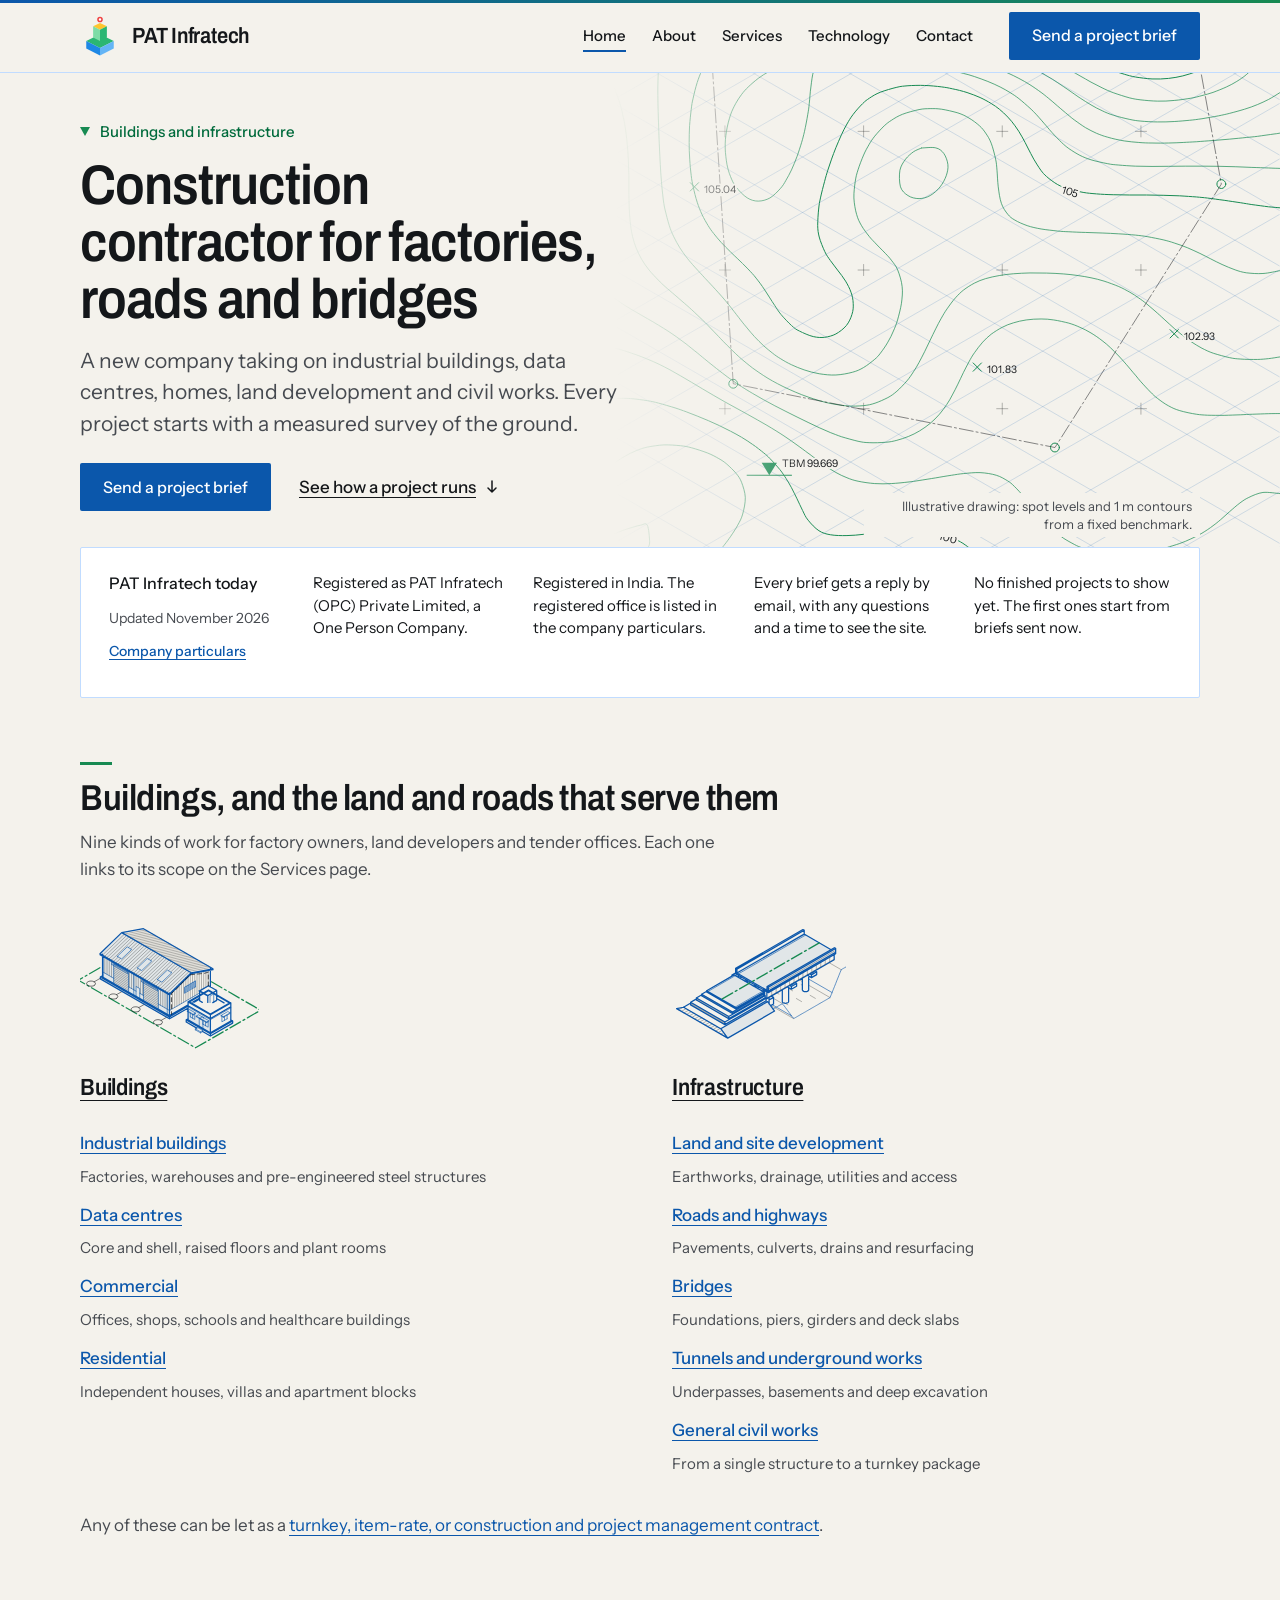
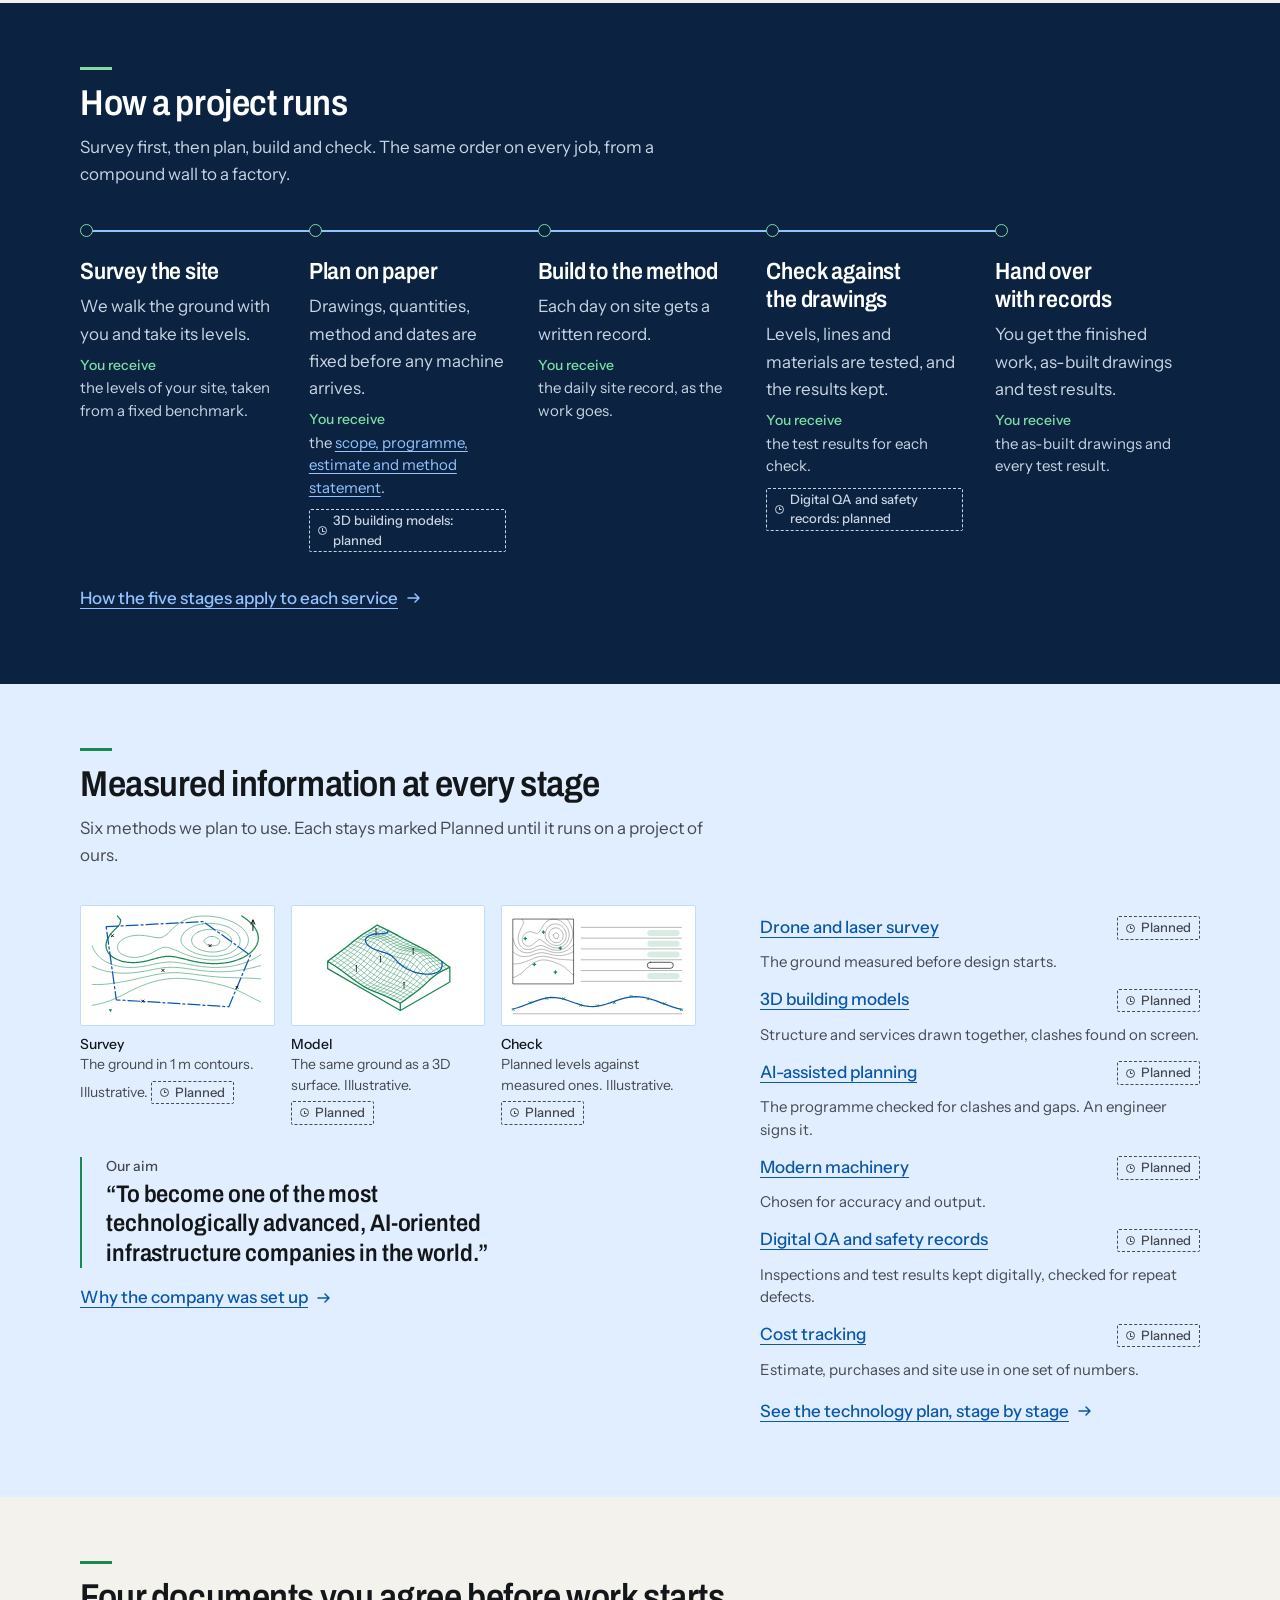
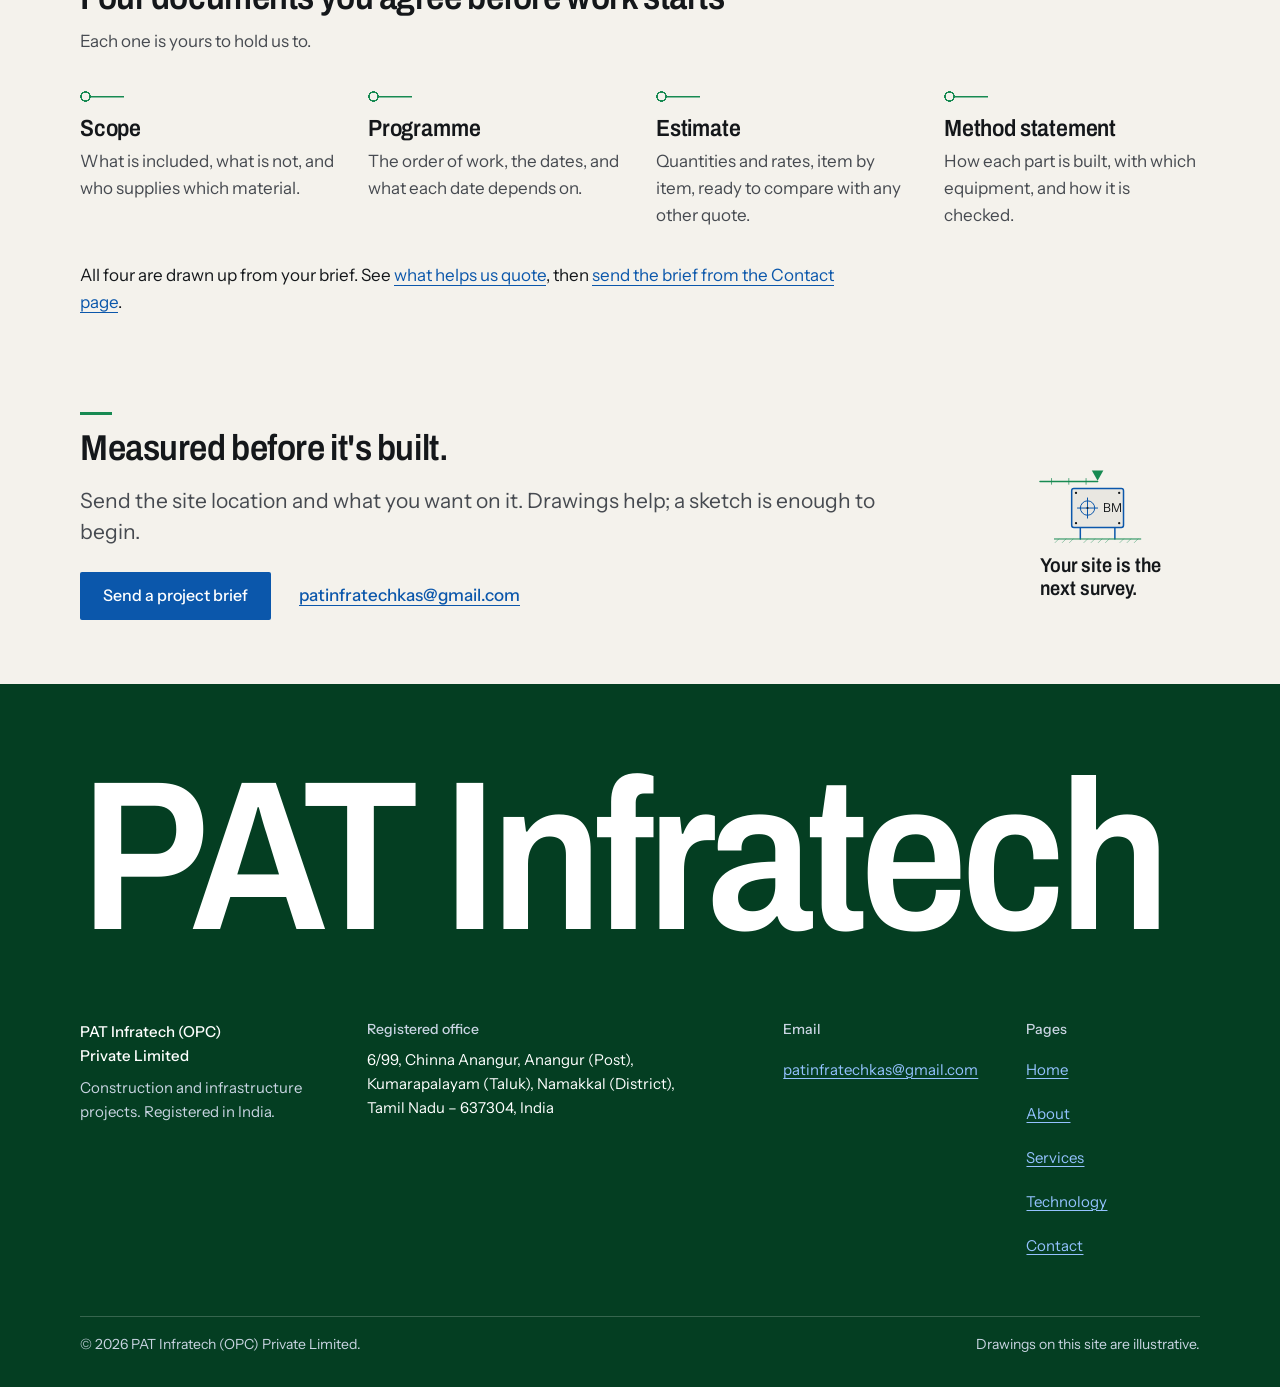
<file: index.html>
<!DOCTYPE html>
<html lang="en">
<head>
<meta charset="utf-8">
<meta name="viewport" content="width=device-width, initial-scale=1">
<title>PAT Infratech | Construction and infrastructure contractor</title>
<meta name="description" content="PAT Infratech is a new company for construction and infrastructure projects: factories, data centres, homes, roads, bridges and site works.">
<link rel="canonical" href="https://patinfratech.com/">
<meta property="og:type" content="website">
<meta property="og:site_name" content="PAT Infratech">
<meta property="og:locale" content="en_IN">
<meta property="og:title" content="PAT Infratech | Construction and infrastructure contractor">
<meta property="og:description" content="PAT Infratech is a new company for construction and infrastructure projects: factories, data centres, homes, roads, bridges and site works.">
<meta property="og:url" content="https://patinfratech.com/">
<meta name="theme-color" content="#F4F2EC">
<link rel="icon" href="assets/favicon.svg?v=2" type="image/svg+xml">
<link rel="preconnect" href="https://fonts.googleapis.com">
<link rel="preconnect" href="https://fonts.gstatic.com" crossorigin>
<link rel="stylesheet" href="https://fonts.googleapis.com/css2?family=Archivo:wdth,wght@87.5,600&amp;family=Instrument+Sans:wght@400;500&amp;display=swap">
<link rel="stylesheet" href="css/style.css?v=4">
<script>document.documentElement.classList.add("js-early")</script>
<script src="js/main.js?v=4" defer></script>
<link rel="stylesheet" href="css/home.css?v=4">
<script type="application/ld+json">
{"@context":"https://schema.org","@type":"GeneralContractor","name":"PAT Infratech (OPC) Private Limited","alternateName":"PAT Infratech","url":"https://patinfratech.com","email":"patinfratechkas@gmail.com",
"address":{"@type":"PostalAddress","streetAddress":"6/99, Chinna Anangur, Anangur (Post), Kumarapalayam (Taluk)","addressLocality":"Namakkal","addressRegion":"Tamil Nadu","postalCode":"637304","addressCountry":"IN"}}
</script>
</head>
<body class="page-home">
<a class="skip" href="#main">Skip to content</a>
<header class="site-header">
  <div class="wrap bar">
    <a class="brand" href="index.html" aria-label="PAT Infratech, home">
      <span class="logo-slot">
        <svg class="logo-mark" viewBox="0 0 100 128" aria-hidden="true" focusable="false">
          <polygon points="50,58 94,80 50,102 6,80" fill="currentColor" fill-opacity=".3"/>
          <polygon points="6,80 50,102 50,126 6,104" fill="currentColor"/>
          <polygon points="94,80 50,102 50,126 94,104" fill="currentColor" fill-opacity=".62"/>
          <polygon points="50,22 72,33 50,44 28,33" fill="currentColor" fill-opacity=".3"/>
          <polygon points="28,33 50,44 50,80 28,69" fill="currentColor"/>
          <polygon points="72,33 50,44 50,80 72,69" fill="currentColor" fill-opacity=".62"/>
          <circle class="logo-dot" cx="50" cy="11" r="6.5" fill="#F8F7F4" stroke="#D2461E" stroke-width="5"/>
        </svg>
      </span>
      <span class="wordmark">PAT Infratech</span>
    </a>
    <button class="nav-toggle" id="nav-toggle" type="button" aria-expanded="false" aria-controls="site-nav">
      <span class="nav-toggle-icon" aria-hidden="true"></span>
      <span>Menu</span>
    </button>
    <nav id="site-nav" class="site-nav" aria-label="Main">
      <ul>
        <li><a href="index.html" aria-current="page">Home</a></li>
        <li><a href="about.html">About</a></li>
        <li><a href="services.html">Services</a></li>
        <li><a href="technology.html">Technology</a></li>
        <li><a href="contact.html">Contact</a></li>
      </ul>
      <a class="btn btn--primary" href="contact.html">Send a project brief</a>
    </nav>
  </div>
</header>
<main id="main" class="h-main">

<section class="h-hero" aria-labelledby="hero-h">
  <figure class="h-hero__art">
<svg data-draw="hero" class="drawing h-contours" preserveAspectRatio="xMidYMax slice" xmlns="http://www.w3.org/2000/svg" viewBox="0 0 480 600" role="group" aria-label="Survey drawing of a sloping site: contour lines at one-metre intervals, spot levels, a plot boundary, a north point and a temporary benchmark." fill="none" stroke="currentColor" stroke-width="1" stroke-linecap="round" stroke-linejoin="round" font-family="inherit" font-size="13">
  <g class="d-faint" stroke-opacity=".3" aria-hidden="true">
    <path d="M76 100H84M80 96V104M76 200H84M80 196V204M76 300H84M80 296V304M76 400H84M80 396V404M76 500H84M80 496V504M176 100H184M180 96V104M176 200H184M180 196V204M176 300H184M180 296V304M176 400H184M180 396V404M176 500H184M180 496V504M276 100H284M280 96V104M276 200H284M280 196V204M276 300H284M280 296V304M276 400H284M280 396V404M276 500H284M280 496V504M376 100H384M380 96V104M376 200H384M380 196V204M376 300H384M380 296V304M376 400H384M380 396V404M376 500H384M380 496V504"/>
  </g>
  <g class="d-main" aria-hidden="true">
    <path d="M0 492.6C2 492.6 8 492.4 12 492.7C16 493 20.6 493.7 24 494.2C27.4 494.8 28.8 495.1 32.2 496C35.5 496.9 40.7 498.4 44 499.4C47.3 500.5 49.3 501.2 52 502.2C54.7 503.2 57.3 504.2 60 505.3C62.7 506.4 65.3 507.5 68 508.6C70.7 509.8 73.3 511 76 512.2C78.7 513.5 81.3 514.8 84 516.2C86.7 517.6 89.3 519 92 520.6C94.7 522.2 97.3 523.9 100 525.8C102.7 527.6 105.9 530.2 108 531.9C110.1 533.6 110.6 534 112.5 536C114.5 538 117.7 541.6 119.7 544C121.6 546.4 122.6 548.1 124 550.2C125.4 552.4 126.7 554.6 128 557C129.3 559.5 130.7 562.3 132 565C133.3 567.7 134.7 570.8 136 573.4C137.3 576 138 578 140 580.4C142 582.9 145.1 586.3 147.8 588C150.4 589.7 152.6 590.3 156 590.9C159.4 591.5 164 591.6 168 591.5C172 591.5 176 591 180 590.6C184 590.3 188 589.8 192 589.4C196 589 200.7 588.5 204 588.3C207.3 588 209.3 588 212 587.9C214.7 587.9 216.7 587.8 220 588C223.4 588.2 228.5 588.7 232 589.4C235.5 590.1 238.4 590.9 241.3 592C244.3 593.1 247.4 594.7 249.8 596C252.2 597.3 254.7 599.3 255.7 600"/>
    <path d="M0 94C1.3 94.6 5.3 96.7 8 97.9C10.7 99.1 13.3 100.1 16 101.1C18.7 102.1 20.9 102.9 24.2 104C27.5 105.1 32.5 106.8 35.9 108C39.2 109.2 41.3 110 44 111.1C46.7 112.3 49.3 113.4 52 114.8C54.7 116.3 57.7 118.1 60 119.6C62.3 121.1 63.7 122.3 65.7 124C67.7 125.7 70.1 128 72 130C73.9 132 75.3 133.7 77 136C78.7 138.3 80.6 141.3 82.2 144C83.8 146.7 85.1 149.3 86.3 152C87.6 154.7 88.6 157.3 89.6 160C90.6 162.7 91.3 164.7 92.2 168C93 171.3 94.1 176 94.6 180C95 184 95.3 188 95.1 192C94.9 196 94.1 200.7 93.3 204C92.5 207.3 91.6 209.3 90.4 212C89.2 214.7 87.7 217.3 86.1 220C84.5 222.7 82.5 225.6 80.8 228C79.1 230.4 77.5 232.6 76 234.7C74.5 236.8 73.4 238.3 72 240.5C70.6 242.7 68.8 245.4 67.4 248C66 250.6 64.6 253.2 63.4 256C62.1 258.8 61.1 261.4 60 264.8C58.9 268.1 57.8 272.8 57.1 276C56.3 279.2 56.1 280.7 55.7 284C55.3 287.3 54.8 292 54.5 296C54.3 300 54.2 304 54.2 308C54.2 312 54.3 316 54.6 320C54.8 324 55.3 328.7 55.7 332C56.1 335.3 56.4 336.8 57.1 340C57.8 343.2 58.9 347.8 60 351.1C61.1 354.5 62.2 357.2 63.5 360C64.8 362.8 66.5 365.7 67.9 368C69.3 370.3 70.4 371.8 72 373.8C73.6 375.8 75.2 377.8 77.2 380C79.2 382.2 82 384.9 84 386.9C86 388.9 87.3 390.1 89.3 392C91.3 393.9 94.1 396.6 96 398.6C97.9 400.6 99.1 401.8 101 404C102.8 406.2 105.3 409.4 107.1 412C108.9 414.6 110.5 417.2 112 419.5C113.5 421.8 114.6 423.7 116 425.7C117.4 427.8 118.4 429.6 120.4 432C122.4 434.4 125.8 438 128 440C130.2 442 131 442.7 133.7 444C136.3 445.3 140.7 447.3 143.7 448C146.8 448.7 149.3 448.8 152 448.5C154.7 448.1 157.4 447.5 160 446.1C162.6 444.7 165.6 442.4 167.6 440C169.5 437.6 170.8 434.7 171.6 432C172.5 429.3 172.7 426.7 172.5 424C172.4 421.3 171.9 418.7 170.9 416C170 413.3 168.6 410.7 167 408C165.4 405.3 163.1 402.5 161.2 400C159.4 397.5 157.5 395.3 156 393.1C154.5 390.9 153.3 389.5 152 386.7C150.7 383.9 148.8 379.3 148 376.2C147.2 373 147 371.4 146.9 368C146.9 364.6 147.2 359.3 147.6 356C147.9 352.7 148.2 351.3 148.9 348C149.6 344.7 151 339.3 151.9 336C152.7 332.7 153.4 330.7 154.2 328C155.1 325.3 156 322.7 156.9 320C157.9 317.3 158.8 314.7 160 311.8C161.2 308.9 162.7 305.4 164 302.5C165.3 299.7 166.6 297.1 168 294.7C169.4 292.3 170.4 290.5 172.3 288C174.1 285.5 177.3 282 179.3 280C181.3 278 182.2 277.4 184.3 276C186.4 274.6 188.7 273.1 192 271.8C195.3 270.5 200.7 269 204 268.2C207.3 267.4 208.7 267.4 212 267.1C215.3 266.9 220 266.7 224 266.9C228 267 232.7 267.5 236 267.9C239.3 268.3 240.9 268.6 244 269.3C247.1 269.9 251.2 270.9 254.6 272C257.9 273.1 261.1 274.3 264 275.6C266.9 276.9 269.7 278.5 272 279.9C274.3 281.3 275.9 282.4 277.9 284C279.9 285.6 282.1 287.7 284 289.7C285.9 291.7 287.5 293.6 289.2 296C291 298.4 292.8 301.3 294.3 304C295.9 306.7 297.1 309.3 298.5 312C299.9 314.7 301.2 317.3 302.7 320C304.3 322.7 306.3 325.9 307.8 328C309.4 330.1 310 330.9 312 332.6C314 334.4 317.3 336.9 320 338.4C322.7 339.9 324.9 340.7 328 341.7C331.1 342.6 335 343.4 338.3 344C341.6 344.6 344.4 344.8 348 345.1C351.6 345.4 356 345.6 360 345.7C364 345.8 368 345.8 372 345.9C376 345.9 380 345.9 384 345.9C388 345.9 392 346 396 346.1C400 346.2 404 346.3 408 346.5C412 346.7 416.7 347.1 420 347.3C423.3 347.6 424.7 347.7 428 348.1C431.3 348.5 436 349.2 440 349.7C444 350.3 448.7 351 452 351.5C455.3 352 456.7 352.3 460 352.8C463.3 353.2 468.7 354 472 354.4C475.3 354.7 478.7 355 480 355.1"/>
    <path d="M269.7 36C271.4 35.5 276.3 33.9 280 33.3C283.7 32.7 288 32.3 292 32.4C296 32.5 300.7 33.3 304 33.9C307.3 34.5 308.9 35 312 36.1C315.1 37.1 319.3 38.7 322.6 40C325.8 41.3 328.8 42.7 331.7 44C334.6 45.3 337.3 46.6 340 47.9C342.7 49.2 345.3 50.4 348 51.7C350.7 52.9 353.3 54.2 356 55.4C358.7 56.6 361.3 57.8 364 58.9C366.7 60.1 369.3 61.2 372 62.3C374.7 63.4 377.3 64.5 380 65.6C382.7 66.7 385.3 67.8 388 68.9C390.7 70 393.2 71 396 72.2C398.8 73.4 401.8 74.7 404.6 76C407.3 77.3 409.9 78.6 412.5 80C415.1 81.4 417.4 82.7 420 84.5C422.6 86.3 425.8 88.8 428 90.7C430.2 92.6 431.4 93.8 433.2 96C435 98.2 437.2 101.3 438.8 104C440.3 106.7 441.5 109.3 442.5 112C443.6 114.7 444.3 116.7 445.1 120C445.9 123.3 446.9 128.7 447.5 132C448.1 135.3 448.2 136.7 448.5 140C448.9 143.3 449.4 148 449.8 152C450.2 156 450.5 160 450.9 164C451.2 168 451.6 172.7 451.9 176C452.2 179.3 452.4 180.7 452.6 184C452.8 187.3 453.2 192 453.3 196C453.4 200 453.5 204.2 453.2 208C453 211.8 452.6 215.2 452 218.5C451.4 221.9 450.5 225.1 449.4 228C448.4 230.9 447.2 233.4 445.6 236C444.1 238.6 441.7 241.5 440 243.5C438.3 245.5 437.2 246.4 435.2 248C433.2 249.6 430.5 251.5 428 253C425.5 254.5 423 255.7 420 256.9C417 258 413.5 259.2 410.2 260C406.9 260.8 403.7 261.4 400 261.8C396.3 262.2 392 262.4 388 262.2C384 262 379.3 261.3 376 260.8C372.7 260.2 370.7 259.6 368 258.8C365.3 258 362.6 257.1 359.6 256C356.6 254.9 353 253.3 349.9 252C346.8 250.7 344 249.3 341 248C338 246.7 334.9 245.2 332.1 244C329.3 242.8 326.7 241.6 324 240.5C321.3 239.4 318.7 238.3 316 237.3C313.3 236.2 310.7 235.2 308 234.2C305.3 233.2 302.8 232.2 300 231.2C297.2 230.2 294.5 229.2 291.2 228C288 226.8 283.7 225.2 280.4 224C277.2 222.8 274.7 221.8 272 220.7C269.3 219.6 266.7 218.5 264 217.3C261.3 216.1 258.7 214.9 256 213.5C253.3 212.2 250.7 210.9 248 209.4C245.3 207.9 242.5 206.3 240 204.7C237.5 203.2 234.9 201.5 232.8 200C230.7 198.5 229.4 197.7 227.3 196C225.2 194.3 222.3 192 220 190C217.7 188 215.5 186 213.5 184C211.5 182 209.7 180.1 208 178.1C206.3 176.1 204.7 174.4 203 172C201.3 169.6 199.2 166.7 197.6 164C196 161.3 194.6 158.7 193.4 156C192.2 153.3 191.2 151 190.3 148C189.4 145 188.5 141.6 188 138.3C187.5 134.9 187.2 131.1 187.2 128C187.2 124.9 187.4 122.9 188 119.5C188.6 116.2 190 111.3 191.1 108C192.2 104.7 193.3 102.7 194.7 100C196.1 97.3 197.9 94.4 199.5 92C201.1 89.6 202.4 87.9 204 85.9C205.6 83.9 206.9 82.2 208.9 80C210.9 77.8 214 74.6 216 72.6C218 70.6 218.8 69.8 220.8 68C222.8 66.2 225.6 63.7 228 61.7C230.4 59.7 233 57.6 235.1 56C237.1 54.4 238.3 53.5 240.4 52C242.6 50.5 245.4 48.5 248 46.8C250.6 45.2 253.3 43.5 256 42.1C258.7 40.6 261.7 39.2 264 38.2C266.3 37.2 268.8 36.4 269.7 36"/>
    <circle cx="62" cy="118" r="3.2"/>
    <circle cx="392" cy="86" r="3.2"/>
    <circle cx="438" cy="338" r="3.2"/>
    <circle cx="318" cy="528" r="3.2"/>
    <circle cx="86" cy="482" r="3.2"/>
    <path d="M193 233L199 239M193 239L199 233"/>
    <path d="M369 245L375 251M369 251L375 245"/>
    <path d="M259 467L265 473M259 473L265 467"/>
    <path d="M401 443L407 449M401 449L407 443"/>
    <path d="M147 149L153 155M147 155L153 149"/>
    <path d="M55 337L61 343M55 343L61 337"/>
    <path d="M436 78L436 36"/>
    <path d="M429 50L436 34L443 50"/>
    <path d="M96 548L128 548"/>
  </g>
  <g class="d-thin" stroke-opacity=".62" aria-hidden="true">
    <path d="M0 590.3C1.3 589.8 4.8 588.3 8 587.2C11.2 586.2 16.4 584.5 19.1 584C21.7 583.5 22.9 582 24 584C25.1 586 25.6 593.3 25.7 596C25.8 598.7 24.8 599.3 24.6 600"/>
    <path d="M0 539.4C1.3 538.5 5.3 535.7 8 534.2C10.7 532.6 13.3 531.4 16 530.3C18.7 529.2 20.7 528.4 24 527.7C27.3 527.1 32 526.3 36 526.1C40 526 44.7 526.4 48 526.7C51.3 527.1 52.7 527.3 56 528.2C59.3 529.1 64.3 530.7 67.6 532C70.9 533.3 73.3 534.7 75.6 536C77.9 537.3 79.3 538.2 81.4 540C83.4 541.8 86.2 544.4 88 546.6C89.8 548.8 90.9 550.2 92 553.1C93.1 556 94.5 560.2 94.7 564C94.8 567.8 93.7 572.7 92.8 576C91.9 579.3 90.7 581.3 89.2 584C87.8 586.7 85.7 589.7 84.2 592C82.6 594.3 81 596.4 80 597.7C79 599 78.5 599.6 78.2 600"/>
    <path d="M0 456C1.3 456.4 5.3 457.6 8 458.4C10.7 459.3 13.3 460.2 16 461.1C18.7 462.1 21.2 463 24 464.2C26.8 465.3 29.8 466.7 32.6 468C35.3 469.3 37.8 470.6 40.4 472C43 473.4 45.4 474.8 48 476.3C50.6 477.8 53.3 479.4 56 481C58.7 482.6 61.3 484.2 64 485.8C66.7 487.4 69.3 488.9 72 490.5C74.7 492 77.3 493.6 80 495.1C82.7 496.6 85.3 498 88 499.5C90.7 501 93.5 502.5 96 503.9C98.5 505.3 100.9 506.7 103.3 508C105.7 509.3 108 510.7 110.3 512C112.5 513.3 114.6 514.6 116.9 516C119.2 517.4 121.5 518.9 124 520.6C126.5 522.3 129.3 524.2 132 526.2C134.7 528.1 137.7 530.4 139.9 532C142.2 533.6 143.2 534.5 145.3 536C147.3 537.5 149.5 539.3 152 541C154.5 542.6 157.3 544.5 160 546C162.7 547.5 165.3 548.8 168 549.8C170.7 550.9 172.7 551.6 176 552.3C179.3 553 184 553.7 188 554C192 554.3 196 554.2 200 554C204 553.8 208.7 553.3 212 552.9C215.3 552.6 216.7 552.3 220 551.8C223.3 551.3 228.1 550.5 232 549.9C235.9 549.2 240.1 548.5 243.4 548C246.8 547.5 248.6 547.1 252 546.8C255.4 546.5 260 545.9 264 546.1C268 546.3 272.4 547 275.7 548C279 549 281.6 550.7 283.8 552C285.9 553.3 286.7 554 288.7 556C290.8 558 294.1 561.7 296 563.9C297.9 566 298.4 566.7 300 568.7C301.6 570.8 303.9 573.6 305.9 576C307.9 578.4 310.1 580.8 312 582.8C313.9 584.8 315.3 586.3 317.3 588C319.3 589.7 321.6 591.6 324 593.3C326.4 594.9 329.9 596.8 332 597.9C334.1 599.1 335.9 599.7 336.6 600"/>
    <path d="M480 561.2C478 561.1 471.7 560 468 560.4C464.3 560.9 460.5 562.7 457.8 564C455 565.3 453.7 566.3 451.4 568C449.1 569.7 446.3 572.2 444 574.2C441.7 576.2 439.5 578.3 437.5 580C435.5 581.7 434.2 582.8 432 584.4C429.8 586.1 426.7 588.2 424 589.8C421.3 591.4 418.7 592.7 416 593.9C413.3 595.2 410.8 596.2 408 597.2C405.2 598.2 400.6 599.5 399.2 600"/>
    <path d="M0 420.1C1.3 421 5.3 423.9 8 425.6C10.7 427.3 13.3 428.8 16 430.4C18.7 432 21.3 433.4 24 435C26.7 436.5 29.5 438.2 32 439.7C34.5 441.2 36.7 442.6 38.9 444C41 445.4 42.6 446.4 44.8 448C46.9 449.6 49.5 451.4 52 453.3C54.5 455.3 57.8 458 60 459.7C62.2 461.5 63.2 462.4 65.2 464C67.2 465.6 69.5 467.6 72 469.5C74.5 471.5 77.7 474 80 475.7C82.3 477.5 83.9 478.6 85.9 480C87.9 481.4 89.7 482.6 92 484.1C94.3 485.6 97.3 487.4 100 489C102.7 490.6 105.3 492.1 108 493.6C110.7 495 113.3 496.5 116 497.9C118.7 499.3 121.3 500.6 124 502C126.7 503.3 129.3 504.7 132 506C134.7 507.3 137.3 508.6 140 509.9C142.7 511.2 145.3 512.5 148 513.7C150.7 514.9 153.3 516.1 156 517.2C158.7 518.2 160.7 519.1 164 520.2C167.3 521.2 172.7 522.7 176 523.5C179.3 524.2 180.7 524.4 184 524.5C187.3 524.7 192.7 524.5 196 524.2C199.3 524 201.3 523.5 204 522.8C206.7 522.1 209.7 521.1 212.4 520C215.1 518.9 217.8 517.6 220.4 516C223 514.4 225.6 512.6 228 510.6C230.4 508.6 232.7 506.3 234.7 504C236.7 501.7 238.4 499.2 240 496.9C241.6 494.6 242.7 492.6 244 490.1C245.3 487.7 246.7 485 248 482.3C249.3 479.6 250.7 476.6 252 473.9C253.3 471.3 254.7 468.6 256 466.2C257.3 463.8 258.3 461.9 260 459.6C261.7 457.2 263.9 454.2 265.9 452C267.9 449.8 269.7 448.1 272 446.3C274.3 444.6 277.3 442.7 280 441.3C282.7 439.9 285.1 438.9 288 438.1C290.9 437.2 293.9 436.5 297.3 436C300.6 435.5 304.7 435.3 308 435.3C311.3 435.3 313.8 435.5 317.1 436C320.5 436.5 324.9 437.5 328 438.3C331.1 439.2 333.3 440.1 336 441.3C338.7 442.4 341.3 443.8 344 445.4C346.7 447 349.7 449.1 352 450.9C354.3 452.6 356 454.1 358 456C360 457.9 362.1 460 364 462C365.9 464 367.4 465.7 369.4 468C371.4 470.3 374.2 473.8 376 475.8C377.8 477.9 378.2 478.6 380 480.6C381.8 482.6 384.9 486 386.9 488C388.9 490 389.8 491 392 492.6C394.2 494.3 397.3 496.6 400 498C402.7 499.5 404.7 500.4 408 501.4C411.3 502.4 416.7 503.5 420 504C423.3 504.5 424.7 504.5 428 504.7C431.3 504.8 436 504.8 440 504.8C444 504.7 448.6 504.5 452 504.4C455.4 504.2 457 504.1 460.3 504C463.6 503.9 468.7 503.7 472 503.6C475.3 503.5 478.7 503.5 480 503.5"/>
    <path d="M0 268.1C0.7 269.9 2.9 275.7 4 279C5.1 282.3 5.7 285.1 6.3 288C7 290.9 7.5 293.3 8 296.7C8.5 300 9.1 304.1 9.4 308C9.8 311.9 10.1 316 10.3 320C10.5 324 10.6 328 10.7 332C10.7 336 10.7 340 10.7 344C10.8 348 10.8 352 11 356C11.2 360 11.6 364.7 12 368C12.4 371.3 12.8 373.3 13.4 376C14.1 378.7 14.9 381.5 16 384.2C17.1 386.9 18.5 389.8 20 392.4C21.5 395 23.3 397.5 25.3 400C27.3 402.5 30.1 405.3 32 407.3C33.9 409.3 34.9 410.2 36.9 412C38.9 413.8 41.7 416.1 44 418.1C46.3 420.1 48.8 422.3 50.8 424C52.8 425.7 53.8 426.6 56 428.6C58.2 430.6 61.8 434.1 63.8 436C65.8 437.9 66.1 438.2 68 440.2C69.9 442.2 73.5 445.9 75.5 448C77.5 450.1 78 450.7 80 452.7C82 454.7 85.4 458.1 87.4 460C89.4 461.9 89.9 462.4 92 464.2C94.1 466 97.4 468.7 100 470.7C102.6 472.6 105.3 474.4 107.7 476C110.1 477.6 112 478.7 114.3 480C116.7 481.3 119.2 482.7 121.9 484C124.6 485.3 127.7 486.7 130.7 488C133.7 489.3 137.1 490.6 140 491.6C142.9 492.6 145.3 493.4 148 494.2C150.7 494.9 152.7 495.6 156 496.2C159.3 496.8 164 497.7 168 498C172 498.3 176.6 498.1 180 497.8C183.4 497.4 185.4 497 188.3 496C191.2 495 194.8 493.4 197.5 492C200.1 490.6 201.7 489.4 204 487.4C206.3 485.4 209.2 482.3 211.2 480C213.2 477.7 214.5 475.6 216 473.3C217.5 471.1 218.7 469 220 466.6C221.3 464.2 222.7 461.5 224 458.9C225.3 456.2 226.7 453.4 228 450.6C229.3 447.9 230.7 445 232 442.4C233.3 439.8 234.6 437.2 236 434.8C237.4 432.4 238.4 430.5 240.2 428C241.9 425.5 244.3 422.2 246.3 420C248.3 417.8 249.7 416.3 252 414.5C254.3 412.7 257.3 410.8 260 409.4C262.7 408 265 407.1 268 406.2C271 405.3 274.4 404.6 277.8 404C281.1 403.4 284.3 403 288 402.7C291.7 402.4 296 402.2 300 402.1C304 402.1 308 402.1 312 402.2C316 402.3 320.2 402.5 324 402.8C327.8 403.1 331.4 403.5 334.7 404C338.1 404.5 340.9 404.9 344 405.6C347.1 406.3 350.1 406.9 353.4 408C356.8 409.1 360.9 410.6 364 411.9C367.1 413.2 369.6 414.7 372 416C374.4 417.3 376.2 418.6 378.2 420C380.2 421.4 381.7 422.4 384 424.3C386.3 426.2 389.8 429.2 392 431.2C394.2 433.1 395.3 434.2 397.3 436C399.3 437.8 401.7 440.1 404 442.1C406.3 444.1 409 446.3 411.1 448C413.2 449.7 414.5 450.6 416.7 452C418.8 453.4 421.4 455 424 456.4C426.6 457.7 428.9 458.9 432.2 460C435.6 461.1 440.7 462.5 444 463.2C447.3 463.9 448.7 464 452 464.2C455.3 464.5 460.7 464.5 464 464.5C467.3 464.4 469.3 464.2 472 463.9C474.7 463.6 478.7 462.9 480 462.7"/>
    <path d="M221.8 312C223.5 312 229.3 311.2 232 311.9C234.7 312.5 236.4 314 237.9 316C239.3 318 240.5 321.3 240.8 324C241.1 326.7 240.5 329.3 239.6 332C238.6 334.7 237.1 337.6 235.2 340C233.3 342.4 230.5 344.9 228 346.3C225.5 347.7 222.7 348.5 220 348.5C217.3 348.5 214.2 347.8 212 346.3C209.8 344.9 207.6 343.1 206.6 340C205.7 336.9 205.6 331.3 206.2 328C206.9 324.7 208.7 322.2 210.3 320C212 317.8 214.1 316.1 216 314.7C217.9 313.4 220.8 312.5 221.8 312"/>
    <path d="M0 152C1.3 152 5.3 151.6 8 151.6C10.7 151.6 12.8 151.5 16.1 152C19.4 152.5 24.7 153.5 28 154.5C31.3 155.5 33.4 156.5 36 158.1C38.6 159.7 41.5 161.9 43.5 164C45.5 166.1 46.7 167.8 48 170.4C49.3 173.1 50.6 176.4 51 180C51.4 183.6 50.9 188.6 50.4 192C49.9 195.4 49.1 197.3 48 200.3C46.9 203.3 45.3 206.8 44 209.9C42.7 213.1 41.2 216.3 40 219.3C38.8 222.3 37.7 225.2 36.9 228C36 230.8 35.4 232.7 34.7 236C34 239.3 33.2 244.5 32.7 248C32.3 251.5 32.2 253.4 32 256.7C31.8 260.1 31.7 264.1 31.6 268C31.6 271.9 31.6 276.2 31.7 280C31.8 283.8 31.9 287.6 32 291C32.1 294.3 32.2 296.5 32.3 300C32.4 303.5 32.6 308 32.8 312C33 316 33.1 320 33.4 324C33.6 328 33.8 332 34.2 336C34.5 340 35 344.7 35.4 348C35.8 351.3 36 352.7 36.7 356C37.5 359.3 38.8 364.7 39.9 368C40.9 371.3 41.8 373.3 43.1 376C44.4 378.7 46 381.6 47.5 384C49 386.4 50.5 388.4 52 390.4C53.5 392.4 54.6 393.7 56.6 396C58.6 398.3 62 401.9 63.9 404C65.8 406.1 66.1 406.4 68 408.4C69.9 410.4 73 413.8 75 416C77 418.2 78.3 419.7 80 421.7C81.7 423.7 83.2 425.6 85.1 428C87 430.4 89.5 433.7 91.3 436C93.1 438.3 94.3 439.8 96 441.8C97.7 443.8 99.3 445.9 101.3 448C103.3 450.1 105.8 452.7 108 454.7C110.2 456.7 112.4 458.4 114.4 460C116.4 461.6 117.9 462.6 120.2 464C122.4 465.4 125.2 467 128 468.3C130.8 469.6 133.8 470.9 137.1 472C140.4 473.1 144.2 474.2 148 474.8C151.8 475.4 156 475.9 160 475.7C164 475.5 168.7 474.6 172 473.7C175.3 472.8 177.3 471.9 180 470.3C182.7 468.7 186 466.1 188 464.4C190 462.7 190.5 462.1 192.1 460C193.7 457.9 196 454.7 197.5 452C199.1 449.3 200.4 446.7 201.5 444C202.7 441.3 203.5 439.3 204.5 436C205.4 432.7 206.7 428 207.3 424C207.8 420 208.3 416 207.8 412C207.4 408 205.9 403.2 204.6 400C203.3 396.8 201.5 394.9 200 392.9C198.5 390.9 197.7 390.1 195.7 388C193.7 385.9 189.9 382.2 188 380.1C186.1 378.1 185.6 377.7 184 375.7C182.4 373.7 180 370.6 178.5 368C177 365.4 175.9 363.3 175 360C174 356.7 173.2 352 173 348C172.9 344 173.5 339.4 174 336C174.5 332.6 175 330.8 176 327.7C177 324.5 178.7 320.1 180 317.1C181.3 314 182.7 311.7 184 309.4C185.3 307.2 186.2 305.8 188 303.5C189.8 301.3 192.9 297.9 194.9 296C197 294.1 197.9 293.4 200.1 292C202.2 290.6 204.7 289 208 287.7C211.3 286.4 216.7 285 220 284.3C223.3 283.6 225.3 283.7 228 283.6C230.7 283.6 232.7 283.5 236.1 284C239.4 284.5 244.7 285.7 248 286.7C251.3 287.8 253.4 288.8 256 290.4C258.6 291.9 261.6 294.2 263.6 296C265.6 297.8 266.6 299.2 268 301.2C269.4 303.3 270.8 305.3 272 308.5C273.2 311.6 274.5 316.7 275.2 320C275.9 323.3 275.9 324.7 276.2 328C276.5 331.3 276.6 336 277.1 340C277.6 344 278.2 348.7 279.4 352C280.5 355.3 282.4 357.8 284 359.8C285.6 361.8 286.7 362.6 289.1 364C291.4 365.4 294.9 366.9 298 368C301.2 369.1 304.3 369.7 308 370.4C311.7 371 316.7 371.5 320 371.9C323.3 372.2 324.7 372.3 328 372.4C331.3 372.6 336 372.8 340 372.9C344 373.1 348 373.2 352 373.3C356 373.5 360 373.6 364 373.9C368 374.1 372.5 374.5 376 374.8C379.5 375.2 381.7 375.4 385 376C388.3 376.6 392.8 377.5 396 378.2C399.2 379 401.1 379.5 404 380.5C406.9 381.4 410.6 382.7 413.7 384C416.8 385.3 419.7 386.7 422.5 388C425.3 389.3 427.8 390.7 430.4 392C433.1 393.3 435.5 394.7 438.5 396C441.4 397.3 445.1 398.9 448 399.9C450.9 400.9 452.7 401.5 456 402C459.3 402.4 464 402.8 468 402.5C472 402.3 478 400.8 480 400.5"/>
    <path d="M35.9 0C35.3 2 33.2 8.7 32.1 12C31 15.3 30.2 17.3 29.5 20C28.8 22.7 28.2 25.3 28 28C27.8 30.7 27.8 33.3 28.5 36C29.1 38.7 30.2 41.7 32 44.4C33.8 47.1 36.9 50.1 39 52C41.1 53.9 42.5 54.6 44.6 56C46.8 57.4 49.4 58.8 52 60.2C54.6 61.6 57.3 63 60 64.5C62.7 66 65.3 67.5 68 69.3C70.7 71.2 74 74 76 75.8C78 77.6 78.3 78 80 80C81.7 82 84.2 85.3 86 88C87.9 90.7 89.4 93.3 90.9 96C92.3 98.7 93.7 101.3 94.9 104C96.2 106.7 97.4 109.3 98.6 112C99.7 114.7 100.8 117.3 101.9 120C103 122.7 104 125.3 105 128C106 130.7 106.8 132.8 108 136C109.2 139.2 110.8 144 112 147.4C113.2 150.7 114 153.2 114.9 156C115.8 158.8 116.7 161.3 117.5 164C118.4 166.7 119 168.7 120.1 172C121.1 175.3 122.7 180.7 123.7 184C124.7 187.3 125.3 189.3 126 192C126.8 194.7 127.4 196.7 128.3 200C129.1 203.3 130.5 208.7 131.3 212C132.1 215.3 132.4 216.7 133 220C133.6 223.3 134.8 228 134.9 232C134.9 236 134.7 241.2 133.6 244C132.4 246.8 130.3 247.3 128 248.8C125.7 250.2 122.7 251.3 120 252.7C117.3 254 114.7 255.2 112 256.7C109.3 258.2 106.5 259.9 104 261.8C101.5 263.7 98.8 266.1 96.8 268C94.8 269.9 93.5 271.4 92 273.4C90.5 275.4 89.1 277.5 87.7 280C86.4 282.5 85.1 284.9 84 288.2C82.9 291.6 81.7 296 81.1 300C80.4 304 80.1 308 80.2 312C80.3 316 80.9 320.6 81.5 324C82.2 327.4 82.9 329.8 84 332.5C85.1 335.2 86 337.6 88 340.1C90 342.7 93.3 346.2 96 347.9C98.7 349.6 101.3 350.3 104 350.3C106.7 350.3 109.8 349.5 112.5 348C115.1 346.5 118.1 343.3 120 341.2C121.9 339.1 122.7 337.6 124 335.3C125.3 333.1 126.7 330.6 128 327.8C129.3 324.9 130.8 321.4 132 318.1C133.2 314.8 134.4 311 135.3 308C136.2 305 136.6 303.3 137.4 300C138.1 296.7 139.2 291.3 139.7 288C140.3 284.7 140.5 283.3 140.8 280C141.2 276.7 141.4 271.9 142 268C142.5 264.1 143 259.1 144 256.4C145 253.7 145.3 253 148 251.7C150.7 250.4 156.7 249.1 160 248.5C163.3 247.8 164.7 248 168 247.9C171.3 247.7 176.7 247.7 180 247.8C183.3 247.8 184.7 247.9 188 248.1C191.3 248.3 196 248.6 200 249C204 249.4 208.2 249.9 212 250.4C215.8 250.9 219.5 251.5 222.8 252C226.1 252.5 228.6 252.9 232 253.6C235.4 254.3 240.1 255.2 243.4 256C246.8 256.8 249.2 257.4 252 258.2C254.8 258.9 257.1 259.5 260 260.5C262.9 261.5 266.6 262.8 269.6 264C272.7 265.2 275.8 266.7 278.5 268C281.1 269.3 283.3 270.6 285.6 272C287.8 273.4 289.6 274.5 292 276.4C294.4 278.3 297.9 281.4 300 283.3C302.1 285.2 302.7 285.9 304.7 288C306.6 290.1 309.8 293.8 311.7 296C313.6 298.2 314.2 299 316 301C317.8 303 320.8 306.1 322.8 308C324.8 309.9 325.8 310.8 328 312.4C330.2 313.9 333.3 315.9 336 317.3C338.7 318.6 340.7 319.5 344 320.5C347.3 321.5 352.7 322.7 356 323.3C359.3 324 360.7 324 364 324.3C367.3 324.6 372 324.9 376 325.1C380 325.2 384 325.3 388 325.3C392 325.3 396 325.3 400 325.2C404 325.2 408 325.1 412 325.1C416 325.1 420 325.1 424 325.1C428 325.1 432 325.1 436 325.2C440 325.3 444 325.4 448 325.5C452 325.6 456 325.8 460 326C464 326.1 468.7 326.3 472 326.4C475.3 326.6 478.7 326.6 480 326.7"/>
    <path d="M164.5 0C164.4 1.3 164.5 4.7 163.9 8C163.2 11.3 161.7 16.7 160.6 20C159.5 23.3 158.4 25.3 157.1 28C155.8 30.7 154.4 33.3 152.9 36C151.4 38.7 149.6 41.6 148.1 44C146.6 46.4 145.4 48.4 144 50.6C142.6 52.8 141.3 54.9 140 57.2C138.7 59.5 137.3 61.8 136 64.4C134.7 67.1 133.3 69.8 132 73.1C130.7 76.3 129.3 80.8 128.5 84C127.6 87.2 127.3 88.7 127 92C126.6 95.3 126.3 100 126.3 104C126.3 108 126.7 112.7 127 116C127.3 119.3 127.6 120.7 128.2 124C128.8 127.3 129.9 132.7 130.6 136C131.4 139.3 131.8 140.9 132.7 144C133.6 147.1 134.9 151.3 136 154.7C137.1 158 138.2 161.1 139.3 164C140.4 166.9 141.4 169.3 142.6 172C143.7 174.7 144.9 177.3 146.2 180C147.6 182.7 148.9 185.3 150.5 188C152 190.7 153.9 193.6 155.5 196C157.1 198.4 158.4 200.1 160 202.1C161.6 204.1 163.2 206 165.2 208C167.2 210 169.5 212.3 172 214.3C174.5 216.3 177.5 218.4 180 220C182.5 221.6 184.3 222.7 186.9 224C189.4 225.3 192.3 226.7 195.2 228C198 229.3 201.2 230.5 204 231.6C206.8 232.7 209.3 233.5 212 234.4C214.7 235.4 217 236.1 220 237C223 238 226.4 239 229.7 240C233.1 241 237 242.1 240 243C243 243.9 245.2 244.5 248 245.3C250.8 246.1 253.7 247 257 248C260.4 249 264.8 250.5 268 251.6C271.2 252.7 273.3 253.5 276 254.5C278.7 255.6 281.3 256.7 284 257.9C286.7 259.1 289.3 260.4 292 261.8C294.7 263.2 297.3 264.7 300 266.4C302.7 268.1 305.8 270.3 308 271.9C310.2 273.5 311.2 274.4 313.2 276C315.2 277.6 317.7 279.8 320 281.8C322.3 283.8 325.3 286.3 327.3 288C329.4 289.7 330.2 290.5 332.3 292C334.4 293.5 337.4 295.7 340 297.3C342.6 298.8 345.3 300.2 348 301.4C350.7 302.5 352.7 303.3 356 304.2C359.3 305.2 364.3 306.3 368 306.9C371.7 307.5 375.1 307.7 378.4 308C381.8 308.3 384.4 308.4 388 308.4C391.6 308.5 396.3 308.5 400 308.4C403.7 308.3 407.1 308.2 410.5 308C413.8 307.8 416.4 307.7 420 307.5C423.6 307.2 428 306.9 432 306.6C436 306.3 440 306 444 305.6C448 305.2 452.7 304.8 456 304.4C459.3 304.1 460.7 304 464 303.6C467.3 303.1 473.3 302.3 476 301.9C478.7 301.6 479.3 301.4 480 301.3"/>
    <path d="M213.9 0C213 1.3 210.2 5.5 208.5 8C206.9 10.5 205.4 12.7 204 14.9C202.6 17 201.5 18.8 200 20.9C198.5 23.1 197 25.5 195.2 28C193.5 30.5 191.4 33.4 189.6 36C187.7 38.6 185.6 41.4 184 43.5C182.4 45.7 181.6 46.8 180 48.8C178.4 50.9 176.5 53.5 174.6 56C172.7 58.5 170.5 61.5 168.8 64C167 66.5 165.5 68.8 164 71C162.5 73.3 161.3 75.3 160 77.7C158.7 80.1 157.3 82.4 156 85.5C154.7 88.5 153 92.9 152 96C151 99.1 150.6 100.7 150 104C149.5 107.3 148.9 112 148.7 116C148.6 120 148.8 124 149.2 128C149.6 132 150.5 136.7 151.1 140C151.8 143.3 152.4 145.3 153.2 148C154 150.7 154.9 153.4 156 156.3C157.1 159.3 158.7 162.9 160 165.7C161.3 168.6 162.7 171 164 173.4C165.3 175.8 166.4 177.6 168.1 180C169.7 182.4 172 185.5 174 188C175.9 190.5 178.1 192.8 180 194.8C181.9 196.8 183.3 198.2 185.3 200C187.3 201.8 189.6 203.7 192 205.6C194.4 207.5 197.4 209.6 200 211.3C202.6 213.1 205.1 214.6 207.6 216C210.1 217.4 212.3 218.7 214.9 220C217.5 221.3 220.4 222.7 223.2 224C226.1 225.3 229.2 226.6 232 227.8C234.8 228.9 237.3 229.9 240 230.9C242.7 231.9 245.3 232.9 248 233.8C250.7 234.8 253 235.6 256 236.6C259 237.6 262.5 238.8 265.9 240C269.2 241.2 273 242.5 276 243.6C279 244.6 281.3 245.5 284 246.6C286.7 247.6 289.3 248.7 292 249.8C294.7 251 297.3 252.2 300 253.5C302.7 254.8 305.3 256.1 308 257.6C310.7 259.1 313.3 260.7 316 262.3C318.7 264 321.6 266 324 267.6C326.4 269.2 328.4 270.6 330.4 272C332.4 273.4 333.9 274.5 336.2 276C338.5 277.5 341.4 279.4 344 280.9C346.6 282.5 349.3 283.9 352 285.1C354.7 286.4 356.7 287.3 360 288.3C363.3 289.4 368.7 290.7 372 291.4C375.3 292.1 376.7 292.3 380 292.6C383.3 292.9 388 293.2 392 293.2C396 293.3 400.1 293.1 404 292.9C407.9 292.7 411.8 292.3 415.1 292C418.4 291.7 420.5 291.4 424 290.9C427.5 290.3 432.7 289.4 436 288.8C439.3 288.1 440.9 287.8 444 287C447.1 286.2 451.5 285 454.8 284C458.1 283 461.1 281.9 464 280.7C466.9 279.5 469.3 278.4 472 277C474.7 275.6 478.7 273 480 272.2"/>
    <path d="M379.1 0C379.9 0.7 381.9 2.4 384.1 4C386.3 5.6 389.4 7.7 392 9.3C394.6 10.9 397.3 12.4 400 13.7C402.7 15.1 405.3 16.2 408 17.3C410.7 18.4 412.7 19.2 416 20.3C419.3 21.4 424.7 22.9 428 23.8C431.3 24.7 432.9 25 436 25.7C439.1 26.4 443.3 27.3 446.7 28C450 28.7 453.1 29.3 456 30C458.9 30.7 460.9 31.1 464 32.1C467.1 33.1 472.1 34.9 474.8 36C477.4 37.1 479.1 38.3 480 38.8"/>
    <path d="M268.5 0C267.1 0.7 262.5 2.6 260 4C257.5 5.3 255.4 6.7 253.3 8C251.3 9.3 249.9 10.3 247.7 12C245.5 13.7 242.3 16.3 240 18.3C237.7 20.3 235.8 22.1 233.8 24C231.8 25.9 230 27.7 228 29.7C226 31.7 223.9 33.9 221.9 36C219.9 38.1 217.9 40.1 216 42.1C214.1 44.1 212.5 45.8 210.5 48C208.5 50.2 205.8 53.1 204 55.1C202.2 57.1 201.5 57.8 199.6 60C197.7 62.2 194.7 65.7 192.8 68C190.8 70.3 189.5 72 188 74C186.5 76 185.2 77.7 183.6 80C182.1 82.3 180.1 85.3 178.6 88C177 90.7 175.7 93.3 174.5 96C173.3 98.7 172.4 100.7 171.4 104C170.5 107.3 169.3 112 168.7 116C168.2 120 168 124 168.2 128C168.3 132 169 136.5 169.6 140C170.3 143.5 170.9 145.8 172 149C173.1 152.2 174.7 156.3 176 159.3C177.3 162.2 178.7 164.6 180 166.9C181.3 169.3 182.5 171.1 184 173.3C185.5 175.5 187 177.6 189 180C191 182.4 194.1 185.8 196 187.8C197.9 189.8 198.3 190.2 200.3 192C202.3 193.8 205.5 196.6 208 198.6C210.5 200.6 213 202.4 215.2 204C217.4 205.6 219.1 206.7 221.2 208C223.4 209.3 225.5 210.7 228 212.1C230.5 213.5 233.3 215 236 216.4C238.7 217.8 241.3 219 244 220.3C246.7 221.5 249.4 222.7 252.5 224C255.6 225.3 259.2 226.7 262.5 228C265.7 229.3 269.1 230.5 272 231.6C274.9 232.6 277.3 233.5 280 234.5C282.7 235.4 285.3 236.4 288 237.4C290.7 238.4 293.2 239.4 296 240.5C298.8 241.6 301.7 242.7 304.6 244C307.6 245.3 310.7 246.7 313.5 248C316.4 249.3 319 250.7 321.6 252C324.2 253.3 326.6 254.7 329 256C331.5 257.3 333.6 258.6 336.1 260C338.6 261.4 341.4 263 344 264.5C346.6 265.9 349.3 267.3 352 268.6C354.7 269.9 356.7 270.9 360 272.1C363.3 273.3 368.7 275 372 275.9C375.3 276.7 376.7 276.9 380 277.3C383.3 277.7 388 278.1 392 278.2C396 278.3 400 278.1 404 277.7C408 277.4 412.7 276.6 416 276.1C419.3 275.5 421.3 274.9 424 274.2C426.7 273.5 429.1 272.9 432 271.9C434.9 270.8 438.8 269.3 441.6 268C444.4 266.7 446.7 265.5 449.1 264C451.5 262.5 453.7 261.1 456 259.1C458.3 257.1 461.1 254.4 463.1 252C465.1 249.6 466.5 247.4 468 244.7C469.5 242.1 470.8 238.8 471.8 236C472.8 233.2 473.3 231.3 473.9 228C474.5 224.7 475.1 220 475.4 216C475.6 212 475.6 208 475.5 204C475.4 200 475.2 196 475 192C474.7 188 474.4 184 474.1 180C473.9 176 473.6 172 473.4 168C473.2 164 473 160 472.9 156C472.8 152 472.8 148 472.8 144C472.7 140 472.8 136 472.8 132C472.8 128 472.7 123.4 472.6 120C472.5 116.6 472.4 114.9 472 111.5C471.6 108.2 470.9 103.3 470.2 100C469.4 96.7 468.8 94.7 467.7 92C466.7 89.3 465.6 86.7 463.9 84C462.3 81.3 460.1 78.3 458.1 76C456.1 73.7 454.4 72.1 452 70.2C449.6 68.3 446.7 66.3 444 64.7C441.3 63.1 438.7 61.7 436 60.5C433.3 59.2 430.7 58.1 428 57C425.3 55.8 422.7 54.8 420 53.8C417.3 52.8 414.7 51.9 412 50.9C409.3 49.9 407 49.1 404 48C401 46.8 397.1 45.3 393.8 44C390.6 42.7 387.5 41.3 384.5 40C381.6 38.7 378.8 37.3 376.2 36C373.6 34.7 371.1 33.3 368.7 32C366.4 30.7 364.1 29.3 361.9 28C359.7 26.7 357.9 25.5 355.6 24C353.2 22.5 350.6 20.7 348 19C345.4 17.2 342.7 15.3 340 13.6C337.3 11.8 334.6 10 332 8.4C329.4 6.8 327.1 5.4 324.4 4C321.7 2.6 317.4 0.7 316 0C314.6 -0.6 315.9 0 315.9 0"/>
    <path d="M283.2 64C284.7 64 289.2 63.7 292 63.8C294.8 63.8 296.7 63.9 300 64.4C303.3 64.9 308.7 65.9 312 66.6C315.3 67.3 316.9 67.8 320 68.7C323.1 69.6 327.3 70.9 330.7 72C334 73.1 337.1 74.2 340 75.2C342.9 76.2 345.3 77.1 348 78C350.7 79 353.3 80 356 81C358.7 82 361 82.9 364 84C367 85.2 370.7 86.7 373.8 88C376.9 89.3 380 90.7 382.8 92C385.6 93.3 388.2 94.7 390.7 96C393.1 97.3 395.1 98.5 397.3 100C399.6 101.5 401.6 102.8 404 104.8C406.4 106.8 409.5 109.8 411.5 112C413.5 114.2 414.6 115.8 416 117.9C417.4 120 418.7 122 420 124.8C421.3 127.6 422.9 131.5 424 134.7C425.1 137.9 425.9 141.1 426.6 144C427.3 146.9 427.6 148.7 428.2 152C428.7 155.3 429.4 160 429.9 164C430.4 168 430.8 172 431.1 176C431.4 180 431.7 184 431.8 188C431.8 192 431.9 196 431.5 200C431.2 204 430.5 208.7 429.7 212C428.9 215.3 428.2 217.3 427 220C425.7 222.7 424 225.6 422.2 228C420.4 230.4 418.4 232.4 416 234.3C413.6 236.2 410.7 238 408 239.3C405.3 240.7 403.2 241.5 400 242.2C396.8 243 391.7 243.7 388.7 244C385.8 244.3 385.2 244.2 382.4 244C379.6 243.8 375.7 243.5 372 242.8C368.3 242.1 363.3 240.9 360 240C356.7 239.1 354.7 238.4 352 237.6C349.3 236.7 346.8 235.9 344 235C341.2 234 338.6 233.1 335.2 232C331.9 230.9 327.2 229.3 324 228.2C320.8 227.1 318.7 226.4 316 225.5C313.3 224.7 310.7 223.8 308 222.9C305.3 221.9 302.9 221.1 299.7 220C296.5 218.9 292.1 217.3 288.8 216C285.6 214.7 282.8 213.6 280 212.4C277.2 211.2 274.7 210.1 272 208.8C269.3 207.5 266.7 206.1 264 204.7C261.3 203.2 258.4 201.5 256 200.1C253.6 198.6 251.8 197.4 249.8 196C247.8 194.6 246.3 193.6 244 191.8C241.7 189.9 238.2 187 236 185.1C233.8 183.1 232.6 182.1 230.6 180C228.6 177.9 225.8 174.7 224 172.6C222.2 170.5 221.5 169.5 220 167.4C218.5 165.3 216.7 162.6 215.3 160C213.8 157.4 212.6 155.3 211.4 152C210.2 148.7 208.7 143.3 208.1 140C207.4 136.7 207.5 134.7 207.5 132C207.5 129.3 207.5 127.3 208.2 124C209 120.7 210.7 115.2 212 112C213.3 108.8 214.7 106.8 216 104.6C217.3 102.5 218.3 101.1 220 99C221.7 96.9 224.3 94.1 226.3 92C228.3 89.9 229.7 88.6 232 86.7C234.3 84.8 237.5 82.3 240 80.5C242.5 78.8 244.7 77.4 247.1 76C249.6 74.6 251.9 73.3 254.7 72C257.5 70.7 261.1 69.2 264 68.1C266.9 67.1 268.8 66.5 272 65.8C275.2 65.1 281.4 64.3 283.2 64"/>
    <path d="M275.5 92C276.9 91.8 280.6 91 284 90.7C287.4 90.4 292 90.2 296 90.3C300 90.4 304.7 91 308 91.4C311.3 91.8 312.7 92 316 92.7C319.3 93.4 324.7 94.6 328 95.4C331.3 96.2 333.3 96.7 336 97.5C338.7 98.3 340.9 98.9 344.2 100C347.5 101.1 352.3 102.8 355.6 104C358.9 105.2 361.3 106.2 364 107.5C366.7 108.7 369.4 109.9 372 111.3C374.6 112.8 377.6 114.6 379.8 116C382.1 117.4 383.3 118.3 385.3 120C387.3 121.7 390.1 124.2 392 126.2C393.9 128.2 395.1 129.7 396.7 132C398.3 134.3 400.1 137.3 401.4 140C402.8 142.7 403.7 144.7 404.7 148C405.8 151.3 407.1 156.7 407.8 160C408.5 163.3 408.7 164.7 409 168C409.3 171.3 409.6 176 409.5 180C409.5 184 409 188.7 408.5 192C408 195.3 407.5 197.3 406.6 200C405.7 202.7 404.7 205.3 402.9 208C401.2 210.7 398.3 213.9 396 215.9C393.7 217.9 391.8 218.9 389.1 220C386.4 221.1 383.5 222.1 380 222.7C376.5 223.2 372 223.5 368 223.4C364 223.3 360 222.8 356 222.3C352 221.8 347.3 220.8 344 220.2C340.7 219.6 339 219.1 336 218.4C333 217.7 329.5 216.9 326.2 216C322.9 215.1 319 214 316 213.2C313 212.3 310.7 211.5 308 210.7C305.3 209.8 302.9 209 300 207.9C297.1 206.8 293.3 205.3 290.3 204C287.3 202.7 284.4 201.3 281.8 200C279.2 198.7 276.8 197.3 274.5 196C272.2 194.7 270.4 193.6 268 191.9C265.6 190.3 262.5 188 260 186C257.5 184 255 181.9 253 180C251 178.1 249.8 176.8 248 174.8C246.2 172.8 244.1 170.5 242.3 168C240.5 165.5 238.6 162.7 237.1 160C235.6 157.3 234.4 154.7 233.4 152C232.4 149.3 231.6 147.3 231.2 144C230.8 140.7 230.7 135.3 230.9 132C231.2 128.7 232 126.7 233 124C234 121.3 235.3 118.7 237.2 116C239 113.3 242 110 243.9 108C245.8 106 246.6 105.5 248.6 104C250.7 102.5 253.4 100.6 256 99.2C258.6 97.8 260.8 96.6 264 95.4C267.2 94.2 273.6 92.6 275.5 92"/>
    <path d="M298.5 116C300 116 305.1 115.8 308 115.9C310.9 116.1 312.7 116.2 316 116.6C319.3 117.1 324.7 118 328 118.6C331.3 119.3 333 119.7 336 120.6C339 121.5 343 122.8 346.2 124C349.4 125.2 352.6 126.7 355.2 128C357.9 129.3 360 130.6 362.1 132C364.2 133.4 365.8 134.4 368 136.4C370.2 138.4 373.3 141.5 375.3 144C377.3 146.5 378.7 148.9 380 151.6C381.3 154.2 382.4 157.3 383.1 160C383.9 162.7 384.3 165.1 384.4 168C384.6 170.9 384.7 174.3 384 177.6C383.3 181 381.9 185.3 380.5 188C379.2 190.7 378.1 192 376 193.9C373.9 195.8 370.7 198.1 368 199.4C365.3 200.8 363.3 201.4 360 202C356.7 202.6 352 203.1 348 203.2C344 203.3 340 202.9 336 202.5C332 202 327.3 201.1 324 200.4C320.7 199.8 318.7 199.1 316 198.4C313.3 197.6 310.9 196.9 308 195.8C305.1 194.7 301.6 193.3 298.8 192C296 190.7 293.6 189.4 291.1 188C288.7 186.6 286.5 185.3 284 183.4C281.5 181.5 278.1 178.7 276 176.8C273.9 174.9 273 174.1 271.3 172C269.5 169.9 267 166.7 265.4 164C263.7 161.3 262.4 158.7 261.5 156C260.5 153.3 259.9 150.7 259.6 148C259.4 145.3 259.4 142.8 260.1 140C260.8 137.2 262.1 134 264 131.3C265.9 128.7 269 125.9 271.5 124C274.1 122.1 276.4 121.1 279.1 120C281.9 118.9 284.8 118 288 117.4C291.2 116.7 296.7 116.2 298.5 116"/>
  </g>
  <g class="d-chain" stroke-opacity=".5" stroke-dasharray="14 3 2 3" aria-hidden="true">
    <path d="M62 118L392 86L438 338L318 528L86 482Z"/>
  </g>
  <g class="d-lbl" fill="currentColor" stroke="none" aria-hidden="true">
    <text x="240" y="595.7" text-anchor="middle" class="halo" stroke="#F8F7F4" stroke-width="4" paint-order="stroke" transform="rotate(17.4 240 595.7)">100</text>
    <text x="328" y="345.9" text-anchor="middle" class="halo" stroke="#F8F7F4" stroke-width="4" paint-order="stroke" transform="rotate(17.1 328 345.9)">105</text>
    <text x="69.8" y="248.2" text-anchor="middle" class="halo" stroke="#F8F7F4" stroke-width="4" paint-order="stroke" transform="rotate(-58.5 69.8 248.2)">105</text>
    <text x="203" y="176.2" text-anchor="middle" class="halo" stroke="#F8F7F4" stroke-width="4" paint-order="stroke" transform="rotate(53.7 203 176.2)">110</text>
    <text x="203" y="240.5" class="halo" stroke="#F8F7F4" stroke-width="4" paint-order="stroke">106.62</text>
    <text x="379" y="252.5" class="halo" stroke="#F8F7F4" stroke-width="4" paint-order="stroke">110.71</text>
    <text x="269" y="474.5" class="halo" stroke="#F8F7F4" stroke-width="4" paint-order="stroke">101.83</text>
    <text x="411" y="450.5" class="halo" stroke="#F8F7F4" stroke-width="4" paint-order="stroke">102.93</text>
    <text x="157" y="156.5" class="halo" stroke="#F8F7F4" stroke-width="4" paint-order="stroke">107.76</text>
    <text x="65" y="344.5" class="halo" stroke="#F8F7F4" stroke-width="4" paint-order="stroke">105.04</text>
    <text x="436" y="26" text-anchor="middle">N</text>
    <text x="121" y="542" class="halo" stroke="#F8F7F4" stroke-width="4" paint-order="stroke">TBM 99.669</text>
  </g>
  <defs><clipPath id="h-scan-clip"><rect class="h-scan__wipe" x="0" y="0" width="480" height="600"/></clipPath></defs>
  <g class="h-scan" aria-hidden="true">
    <path class="h-scan__grid" clip-path="url(#h-scan-clip)" d="M0 -600.0L480 -322.9M0 -323.0L480 -600.1M0 -560.0L480 -282.9M0 -283.0L480 -560.1M0 -520.0L480 -242.9M0 -243.0L480 -520.1M0 -480.0L480 -202.9M0 -203.0L480 -480.1M0 -440.0L480 -162.9M0 -163.0L480 -440.1M0 -400.0L480 -122.9M0 -123.0L480 -400.1M0 -360.0L480 -82.9M0 -83.0L480 -360.1M0 -320.0L480 -42.9M0 -43.0L480 -320.1M0 -280.0L480 -2.9M0 -3.0L480 -280.1M0 -240.0L480 37.1M0 37.0L480 -240.1M0 -200.0L480 77.1M0 77.0L480 -200.1M0 -160.0L480 117.1M0 117.0L480 -160.1M0 -120.0L480 157.1M0 157.0L480 -120.1M0 -80.0L480 197.1M0 197.0L480 -80.1M0 -40.0L480 237.1M0 237.0L480 -40.1M0 0.0L480 277.1M0 277.0L480 -0.1M0 40.0L480 317.1M0 317.0L480 39.9M0 80.0L480 357.1M0 357.0L480 79.9M0 120.0L480 397.1M0 397.0L480 119.9M0 160.0L480 437.1M0 437.0L480 159.9M0 200.0L480 477.1M0 477.0L480 199.9M0 240.0L480 517.1M0 517.0L480 239.9M0 280.0L480 557.1M0 557.0L480 279.9M0 320.0L480 597.1M0 597.0L480 319.9M0 360.0L480 637.1M0 637.0L480 359.9M0 400.0L480 677.1M0 677.0L480 399.9M0 440.0L480 717.1M0 717.0L480 439.9M0 480.0L480 757.1M0 757.0L480 479.9M0 520.0L480 797.1M0 797.0L480 519.9M0 560.0L480 837.1M0 837.0L480 559.9M0 600.0L480 877.1M0 877.0L480 599.9M0 640.0L480 917.1M0 917.0L480 639.9M0 680.0L480 957.1M0 957.0L480 679.9M0 720.0L480 997.1M0 997.0L480 719.9M0 760.0L480 1037.1M0 1037.0L480 759.9"/>
  </g>
  <path class="mark" d="M106.5 539H117.5L112 548Z" fill="currentColor" stroke="none" aria-hidden="true"/>
  <g class="note" aria-label="Temporary benchmark (TBM): a fixed point of known level, here 99.669 m. Every other level on the survey is measured from it." data-note="Temporary benchmark (TBM): a fixed point of known level, here 99.669 m. Every other level on the survey is measured from it."><circle class="note-hit" cx="112" cy="543" r="12" fill="transparent" stroke="none"/></g>
  <g class="note" aria-label="Spot level: the measured height of the ground at one point, here 106.62 m." data-note="Spot level: the measured height of the ground at one point, here 106.62 m."><circle class="note-hit" cx="196" cy="236" r="12" fill="transparent" stroke="none"/></g>
  <g class="note" aria-label="Contour line: joins points at the same ground height. Here the lines are one metre apart." data-note="Contour line: joins points at the same ground height. Here the lines are one metre apart."><circle class="note-hit" cx="328" cy="341" r="12" fill="transparent" stroke="none"/></g>
  <g class="note" aria-label="North point: shows the direction of north, so the drawing can be lined up with the site." data-note="North point: shows the direction of north, so the drawing can be lined up with the site."><circle class="note-hit" cx="436" cy="52" r="12" fill="transparent" stroke="none"/></g>
</svg>
    <figcaption class="h-hero__cap">Illustrative drawing: spot levels and 1 m contours from a fixed benchmark.</figcaption>
  </figure>
  <div class="wrap h-hero__copy">
    <p class="h-eyebrow">Buildings and infrastructure</p>
    <h1 class="display" id="hero-h">Construction contractor for factories, roads and bridges</h1>
    <p class="lead">A new company taking on industrial buildings, data centres, homes, land development and civil works. Every project starts with a measured survey of the ground.</p>
    <div class="actions">
      <a class="btn btn--primary" href="contact.html">Send a project brief</a>
      <a class="h-cue" href="#how">See how a project runs <svg class="arrow arrow--down" viewBox="0 0 16 16" aria-hidden="true" focusable="false"><path d="M8 2v11M4 9l4 4 4-4"/></svg></a>
    </div>
  </div>
</section>

<section class="h-today" aria-labelledby="today-h">
  <div class="wrap">
    <div class="h-today__panel">
      <h2 class="h-today__title" id="today-h">PAT Infratech today</h2>
      <ul class="h-today__rows">
        <li>Registered as PAT Infratech (OPC) Private Limited, a One Person Company.</li>
        <li>Registered in India. The registered office is listed in the company particulars.</li>
        <li>Every brief gets a reply by email, with any questions and a time to see the site.</li>
        <li>No finished projects to show yet. The first ones start from briefs sent now.</li>
      </ul>
      <p class="h-today__stamp">Updated November 2026 <a href="about.html#particulars">Company particulars</a></p>
    </div>
  </div>
</section>

<section class="h-sec h-build" id="what-we-build" aria-labelledby="build-h">
  <div class="wrap">
    <div class="h-head">
      <h2 class="h-title" id="build-h">Buildings, and the land and roads that serve them</h2>
      <p>Nine kinds of work for factory owners, land developers and tender offices. Each one links to its scope on the Services page.</p>
    </div>
    <div class="h-groups">
      <div class="h-group">
        <div class="h-group__art">
<svg class="h-group__svg" viewBox="0 0 480 360" aria-hidden="true" focusable="false" fill="none" stroke="currentColor" stroke-width="1" stroke-linecap="round" stroke-linejoin="round" font-family="inherit" font-size="12">
  <g fill="currentColor" fill-opacity=".05" stroke="none"><path vector-effect="non-scaling-stroke" d="M60.4 155.3L239.7 258.8L239.7 195.5L60.4 92ZM53.5 93.2L239.7 200.7L298 144L111.7 36.5ZM99.7 100.2L111.6 107.1L138.4 81.6L126.5 74.7L99.7 100.2ZM99.7 100.2L111.6 107.1L138.4 81.6L126.5 74.7L99.7 100.2ZM153.4 131.3L165.4 138.2L192.2 112.6L180.2 105.7L153.4 131.3ZM153.4 131.3L165.4 138.2L192.2 112.6L180.2 105.7L153.4 131.3ZM207.2 162.3L219.2 169.2L246 143.7L234 136.8L207.2 162.3ZM207.2 162.3L219.2 169.2L246 143.7L234 136.8L207.2 162.3ZM289.5 270.3L349.3 304.8L349.3 266.8L289.5 232.3Z"/></g>
  <g class="ink-survey" stroke-width="1.25" stroke-dasharray="12 3 2 3"><path vector-effect="non-scaling-stroke" d="M352 168.3L483.7 244.4L309.4 345L-4.3 163.9L57.7 128.1"/></g>
  <g stroke-opacity=".55" stroke-dasharray="12 3 2 3"><path vector-effect="non-scaling-stroke" d="M54.5 158.7L37.5 168.5M113.1 193.9L97.3 203M172.8 228.4L157.1 237.5M232.6 262.9L216.8 272"/></g>
  <g stroke-opacity=".3"><path vector-effect="non-scaling-stroke" d="M90.3 167.9L130.2 190.9M90.3 163.3L130.2 186.3M90.3 158.7L130.2 181.7M90.3 154.1L130.2 177.1M90.3 149.5L130.2 172.5M90.3 144.9L130.2 167.9M90.3 140.3L130.2 163.3M90.3 135.7L130.2 158.7M90.3 131.1L130.2 154.1M90.3 126.5L130.2 149.5M90.3 121.9L130.2 144.9M170 213.9L209.8 236.9M170 209.3L209.8 232.3M170 204.7L209.8 227.7M170 200.1L209.8 223.1M170 195.5L209.8 218.5M170 190.9L209.8 213.9M170 186.3L209.8 209.3M170 181.7L209.8 204.7M170 177.1L209.8 200.1M170 172.5L209.8 195.5M170 167.9L209.8 190.9M66.4 144.9L66.4 98.3M72.4 148.3L72.4 101.8M78.4 151.8L78.4 105.2M84.4 155.3L84.4 108.7M90.3 115L90.3 112.1M96.3 118.5L96.3 115.6M102.3 121.9L102.3 119M108.3 125.4L108.3 122.5M114.2 128.8L114.2 125.9M120.2 132.3L120.2 129.4M126.2 135.7L126.2 132.8M132.2 182.8L132.2 136.3M138.1 186.3L138.1 139.7M144.1 189.8L144.1 143.2M150.1 180.6L150.1 146.6M156.1 184L156.1 150.1M162 200.1L162 153.5M168 203.5L168 157M174 163.3L174 160.4M180 166.7L180 163.9M185.9 170.2L185.9 167.3M191.9 173.6L191.9 170.8M197.9 177.1L197.9 174.2M203.9 180.5L203.9 177.7M209.8 184L209.8 181.1M215.8 231.1L215.8 184.6M221.8 234.6L221.8 188M227.8 238.1L227.8 191.5M233.7 241.5L233.7 194.9M343.3 179.8L343.3 137.3M337.3 183.3L337.3 138.4M331.3 186.7L331.3 139.5M325.4 190.2L325.4 140.5M319.4 199L319.4 141.6M313.4 202.4L313.4 142.7M307.4 205.8L307.4 182.8M307.4 166.7L307.4 143.7M301.5 209.3L301.5 186.3M301.5 170.2L301.5 144.8M295.5 212.7L295.5 189.7M295.5 173.6L295.5 145.9M289.5 216.2L289.5 193.2M289.5 177.1L289.5 150.9M283.5 219.7L283.5 196.6M283.5 180.5L283.5 156.7M277.6 223.1L277.6 162.6M271.6 226.6L271.6 168.4M265.6 230L265.6 174.2M259.6 233.5L259.6 180.1M253.7 236.9L253.7 185.9M247.7 240.3L247.7 191.7M241.7 243.8L241.7 197.6M59.9 96.9L118.2 41.4M118.2 40.2L176.5 29.6M65.9 100.3L124.2 44.9M124.2 43.7L182.4 33.1M71.9 103.8L130.2 48.3M130.2 47.1L188.4 36.5M77.9 107.2L136.1 51.7M136.1 50.6L194.4 40M83.9 110.7L142.1 55.2M142.1 54.1L200.4 43.4M89.8 114.1L102.6 101.9M129.4 76.4L148.1 58.6M148.1 57.5L206.4 46.9M95.8 117.6L108.6 105.4M135.4 79.9L154.1 62.1M154.1 61L212.3 50.3M101.8 121L160 65.6M160 64.4L218.3 53.8M107.8 124.5L166 69M166 67.8L224.3 57.2M113.7 127.9L172 72.4M172 71.3L230.3 60.7M119.7 131.4L178 75.9M178 74.7L236.2 64.1M125.7 134.8L183.9 79.4M183.9 78.2L242.2 67.6M131.7 138.3L189.9 82.8M189.9 81.6L248.2 71M137.6 141.7L195.9 86.2M195.9 85.1L254.2 74.5M143.6 145.2L156.4 133M183.2 107.5L201.9 89.7M201.9 88.5L260.1 77.9M149.6 148.6L162.4 136.4M189.2 110.9L207.8 93.1M207.8 92L266.1 81.4M155.6 152.1L213.8 96.6M213.8 95.4L272.1 84.8M161.5 155.5L219.8 100.1M219.8 98.9L278.1 88.3M167.5 159L225.8 103.5M225.8 102.3L284 91.7M173.5 162.4L231.7 106.9M231.7 105.8L290 95.2M179.5 165.9L237.7 110.4M237.7 109.2L296 98.6M185.4 169.3L243.7 113.8M243.7 112.7L302 102.1M191.4 172.8L249.7 117.3M249.7 116.1L307.9 105.5M197.4 176.2L210.2 164M237 138.5L255.6 120.7M255.6 119.6L313.9 109M203.4 179.7L216.2 167.5M243 142L261.6 124.2M261.6 123L319.9 112.4M209.3 183.1L267.6 127.6M267.6 126.5L325.9 115.9M215.3 186.6L273.6 131.1M273.6 129.9L331.8 119.3M221.3 190L279.6 134.5M279.6 133.4L337.8 122.8M227.3 193.5L285.5 138M285.5 136.8L343.8 126.2M233.2 196.9L291.5 141.5M291.5 140.3L349.8 129.7"/></g>
  <g class="draw">
  <g stroke-width="1.25"><path vector-effect="non-scaling-stroke" pathLength="1" d="M54.5 160.4L239.7 267.4L289.9 238.4M60.4 151.8L54.5 155.3L54.5 160.4M54.5 155.3L239.7 262.2L289.9 233.2M239.7 262.2L239.7 267.4M60.4 155.3L239.7 258.8L289.9 229.8M302.3 222.6L320.7 212M349.3 182.1L349.3 132.3M60.4 155.3L60.4 94.3M239.7 258.8L239.7 197.8M53.5 93.2L239.7 200.7L298 144L356.2 133.4L170 25.9L111.7 36.5L53.5 93.2M111.7 36.5L298 144M239.7 203.2L298 146.6L356.2 135.9M239.7 200.7L239.7 203.2M356.2 133.4L356.2 135.9M53.5 95.7L239.7 203.2M284.5 276L312.8 292.3M328.5 301.4L349.3 313.4L409 278.9L409 273.1L403.7 270M289.9 267.2L284.5 270.3L284.5 276M284.5 270.3L349.3 307.6L409 273.1M349.3 307.6L349.3 313.4M289.5 270.3L349.3 304.8L404 273.1L404 235.2L403.7 235M385.9 224.7L365.8 213.1M320.7 214.3L306.1 222.7M289.9 232.1L289.5 232.3L289.5 245.4M289.5 248.6L289.5 270.3M289.5 232.3L349.3 266.8L404 235.2M349.3 266.8L349.3 304.8M320.4 219.1L327.6 223.3M355.7 224L366.2 217.9L366.2 191.5L344.3 178.8L320.4 192.6L320.4 219.1M320.4 192.6L342.3 205.3L366.2 191.5M342.3 205.3L342.3 223.6M289.5 232.3L289.5 222L349.3 256.5L404 224.8L344.3 190.3L289.5 222M349.3 266.8L349.3 256.5M404 235.2L404 224.8M293.1 222L349.3 254.4L400.5 224.8L344.3 192.4L293.1 222"/></g>
  <g stroke-opacity=".62"><path vector-effect="non-scaling-stroke" pathLength="1" d="M60.4 141.5L90.3 158.7M130.2 181.7L150.1 193.2M160 199L170 204.7M209.8 227.7L239.7 245M239.7 245L320.7 198.2M348.9 181.9L349.3 181.7M90.3 172.5L90.3 120.8L130.2 143.8L130.2 195.5M85.3 121.9L128.2 146.6L128.2 140.9L85.3 116.1L85.3 121.9M170 218.5L170 166.8L209.8 189.8L209.8 241.5M165 167.9L207.8 192.6L207.8 186.9L165 162.1L165 167.9M150.1 207L150.1 180.6L160 186.3L160 212.8M309.4 181.7L279.6 199L279.6 182.9L309.4 165.6L309.4 181.7M307.9 179.7L281 195.2M307.9 176.8L281 192.3M307.9 173.9L281 189.5M307.9 171.1L281 186.6M307.9 168.2L281 183.7M99.7 100.2L111.6 107.1L138.4 81.6L126.5 74.7L99.7 100.2M153.4 131.3L165.4 138.2L192.2 112.6L180.2 105.7L153.4 131.3M207.2 162.3L219.2 169.2L246 143.7L234 136.8L207.2 162.3M62.4 157.5L62.4 98.3M144.1 204.7L144.1 145.5M233.7 256.5L233.7 197.2M289.5 235.2L349.3 269.7L404 238.1M358.2 222.5L358.2 200.7L348.3 206.4L348.3 223.8M317.4 192.6L342.3 207M295.5 262.2L307.4 269.1L307.4 255.3L306.6 254.8M295.5 252L295.5 262.2M301.5 265.7L301.5 255.5M329.3 281.8L343.3 289.8L343.3 276L342.4 275.5M329.3 271.6L329.3 281.8M336.3 285.8L336.3 275.6M394.1 267.4L380.1 275.4L380.1 261.6L381 261.1M394.1 257.2L394.1 267.4M387.1 271.4L387.1 261.2M319.4 287.5L319.4 265.8M329.3 271.6L329.3 293.3M287.5 247.8L303.5 257L309.4 253.6L309.4 251.9L293.5 242.6L287.5 246.1L287.5 247.8M287.5 246.1L303.5 255.3L309.4 251.9M303.5 255.3L303.5 257M311.4 261.6L325.4 269.7L325.7 269.5M331.3 264.9L331.3 264.5L317.4 256.5L311.4 259.9L311.4 261.6M311.4 259.9L321.7 265.9M331 264.7L331.3 264.5M325.4 269.3L325.4 269.7M321.4 267.4L339.3 277.7L345.3 274.3L345.3 272.6L327.4 262.2L321.4 265.7L321.4 267.4M321.4 265.7L339.3 276L345.3 272.6M339.3 276L339.3 277.7M378.1 259.9L384.1 263.3L402.1 253L402.1 251.3L396.1 247.8L378.1 258.2L378.1 259.9M378.1 258.2L384.1 261.6L402.1 251.3M384.1 261.6L384.1 263.3M308.9 297L322.9 305L328.9 301.6L328.9 298.7L314.9 290.7L308.9 294.1L308.9 297M308.9 294.1L322.9 302.2L328.9 298.7M322.9 302.2L322.9 305"/></g>
  </g>
  <g stroke-opacity=".7" stroke-dasharray="4 3"><path vector-effect="non-scaling-stroke" d="M343.8 179.5L343.8 142.3L333.3 145.5L294.5 149.5L255.6 190.3L245.2 199.2L245.2 255.6"/></g>
  <g stroke-opacity=".62"><path vector-effect="non-scaling-stroke" d="M38 178L35.6 179.1L32.7 179.8L29.6 180L26.5 179.8L23.6 179.1L21.1 178L19.2 176.5L18 174.9L17.6 173.1L18 171.3L19.2 169.6L21.1 168.2L23.6 167.1L26.5 166.4L29.6 166.2L32.7 166.4L35.6 167.1L38 168.2L39.9 169.6L41.1 171.3L41.5 173.1L41.1 174.9L39.9 176.5L38 178M97.8 212.5L95.3 213.6L92.4 214.3L89.3 214.5L86.2 214.3L83.3 213.6L80.9 212.5L79 211L77.8 209.4L77.4 207.6L77.8 205.8L79 204.1L80.9 202.7L83.3 201.6L86.2 200.9L89.3 200.7L92.4 200.9L95.3 201.6L97.8 202.7L99.7 204.1L100.9 205.8L101.3 207.6L100.9 209.4L99.7 211L97.8 212.5M157.6 247L155.1 248.1L152.2 248.8L149.1 249L146 248.8L143.1 248.1L140.6 247L138.7 245.5L137.5 243.9L137.1 242.1L137.5 240.3L138.7 238.6L140.6 237.2L143.1 236.1L146 235.4L149.1 235.2L152.2 235.4L155.1 236.1L157.6 237.2L159.5 238.6L160.6 240.3L161.1 242.1L160.6 243.9L159.5 245.5L157.6 247M217.3 281.5L214.8 282.6L211.9 283.3L208.8 283.5L205.7 283.3L202.9 282.6L200.4 281.5L198.5 280L197.3 278.4L196.9 276.6L197.3 274.8L198.5 273.1L200.4 271.7L202.9 270.6L205.7 269.9L208.8 269.7L211.9 269.9L214.8 270.6L217.3 271.7L219.2 273.1L220.4 274.8L220.8 276.6L220.4 278.4L219.2 280L217.3 281.5"/></g>
</svg>
        </div>
        <h3 class="h-group__name"><a href="services.html#buildings-h">Buildings</a></h3>
        <ul class="h-svc">
          <li><a href="services.html#industrial">Industrial buildings</a><span>Factories, warehouses and pre-engineered steel structures</span></li>
          <li><a href="services.html#datacentres">Data centres</a><span>Core and shell, raised floors and plant rooms</span></li>
          <li><a href="services.html#commercial">Commercial</a><span>Offices, shops, schools and healthcare buildings</span></li>
          <li><a href="services.html#residential">Residential</a><span>Independent houses, villas and apartment blocks</span></li>
        </ul>
      </div>
      <div class="h-group">
        <div class="h-group__art">
<svg class="h-group__svg" viewBox="0 0 480 360" aria-hidden="true" focusable="false" fill="none" stroke="currentColor" stroke-width="1" stroke-linecap="round" stroke-linejoin="round" font-family="inherit" font-size="12">
  <g fill="currentColor" fill-opacity=".05" stroke="none"><path vector-effect="non-scaling-stroke" d="M350.7 38.6L438.4 89.2L258.1 193.3L170.4 142.7ZM256.1 221.4L130.6 293.9L149.3 319L274.8 246.6ZM92.8 195.6L172.4 241.6L172.4 238.1L92.8 192.1ZM92.8 195.6L172.4 241.6L172.4 238.1L92.8 192.1ZM92.8 195.6L172.4 241.6L172.4 238.1L92.8 192.1ZM166.5 149.6L246.1 195.6L172.4 238.1L92.8 192.1Z"/></g>
  <g stroke-opacity=".3"><path vector-effect="non-scaling-stroke" d="M271.7 212.6L295.9 226.6M264.7 231.6L325.8 266.9M340.9 162.9L349.6 167.9M365.8 177.2L423.4 210.5M420.6 116.9L453.3 135.8M346.1 175.8L349.6 177.8M370 204.5L384 212.6M312 186L323.2 192.4M333.2 213.1L347.1 221.2M280.5 197.7L286.4 201.1M302.3 225.2L310.3 229.8M199.2 162.9L194 165.9M222.4 176.3L217.2 179.2M245.7 189.7L240.5 192.7M434.4 107.6L254.1 211.7M422.4 114.5L422.4 102M410.5 121.4L410.5 108.9M398.5 128.3L398.5 115.8M386.6 135.2L386.6 122.7M374.6 142.1L374.6 129.6M362.7 149L362.7 136.5M350.7 155.9L350.7 143.4M338.8 162.8L338.8 150.3M326.8 169.7L326.8 157.2M314.9 176.6L314.9 164.1M302.9 183.5L302.9 171M291 190.4L291 177.9M279 197.3L279 184.8M267.1 204.2L267.1 191.7M144.9 316.5L146.7 315.5M137.9 312.4L142.4 309.8M130.8 308.4L138.2 304.1M123.8 304.3L134 298.4M116.7 300.2L129.2 293.1M109.7 296.2L122.1 289M102.6 292.1L115.1 284.9M95.6 288L108.1 280.9M88.6 284L101 276.8M81.5 279.9L94 272.7M74.5 275.8L86.9 268.7M67.4 271.8L79.9 264.6M60.4 267.7L72.8 260.5M53.4 263.6L65.8 256.5M46.3 259.6L58.8 252.4M39.3 255.5L51.7 248.3M32.2 251.4L44.7 244.3M25.2 247.4L37.6 240.2M18.1 243.3L29.7 236.6M49.9 228.3L141.6 281.2M49.9 226L141.6 278.9M49.9 223.7L141.6 276.6M65.4 214.5L67.6 218.4M66.9 212.2L71.9 220.9M71.1 214.7L76.1 223.3M75.3 217.1L80.3 225.7M79.6 219.6L84.5 228.2M83.8 222L88.8 230.6M88 224.4L93 233.1M92.2 226.9L97.2 235.5M96.5 229.3L101.4 237.9M100.7 231.7L105.7 240.4M104.9 234.2L109.9 242.8M109.1 236.6L114.1 245.3M113.4 239.1L118.3 247.7M117.6 241.5L122.6 250.1M121.8 243.9L126.8 252.6M126 246.4L131 255M130.3 248.8L135.2 257.5M134.5 251.3L139.5 259.9M138.7 253.7L143.7 262.3M142.9 256.1L147.9 264.8M147.2 258.6L152 267M151.4 261L152 262.1M160.5 252.5L162 251.7M158.1 251.1L161.6 249.1M155.7 249.7L159.2 247.7M153.4 248.4L156.8 246.3M151 247L154.4 245M148.6 245.6L152.1 243.6M146.2 244.2L149.7 242.2M143.8 242.8L147.3 240.8M141.4 241.4L144.9 239.4M139 240.1L142.5 238M136.6 238.7L140.1 236.7M134.2 237.3L137.7 235.3M131.8 235.9L135.3 233.9M129.4 234.5L132.9 232.5M127 233.2L130.5 231.1M124.6 231.8L128.1 229.8M122.2 230.4L125.7 228.4M119.8 229L123.3 227M117.4 227.6L120.9 225.6M115 226.2L118.5 224.2M112.7 224.9L116.1 222.8M110.3 223.5L113.7 221.5M107.9 222.1L111.3 220.1M105.5 220.7L109 218.7M103.1 219.3L106.6 217.3M100.7 217.9L104.2 215.9M98.3 216.6L101.8 214.5M95.9 215.2L99.4 213.2M93.5 213.8L97 211.8M91.1 212.4L94.6 210.4M88.7 211L92.2 209M86.3 209.6L89.8 207.6M83.9 208.3L87.4 206.3M81.5 206.9L85 204.9M79.3 205.4L82.6 203.5M79.3 202.6L80.2 202.1M438.4 84L258.1 188.1"/></g>
  <g class="draw">
  <g stroke-width="1.25"><path vector-effect="non-scaling-stroke" pathLength="1" d="M366.1 189.8L366 190.8L365.5 191.7L364.7 192.5L363.7 193.3L362.4 193.9L360.9 194.3L359.3 194.6L357.7 194.7L356 194.6L354.4 194.3L353 193.9L351.7 193.3L350.7 192.5L349.9 191.7L349.4 190.8L349.2 189.8M366.1 189.8L366.1 152.3M349.2 189.8L349.2 158M362.3 150.5L373.6 157L387.6 149L387.6 141.5L382.7 138.7M368.8 146.8L373.6 149.6L387.6 141.5M373.6 149.6L373.6 157M312.4 220.8L312.2 221.8L311.7 222.7L310.9 223.6L309.9 224.3L308.6 224.9L307.1 225.4L305.6 225.6L303.9 225.7L302.3 225.6L300.7 225.4L299.2 224.9L297.9 224.3L296.9 223.6L296.1 222.7L295.6 221.8L295.5 220.8M312.4 220.8L312.4 183.3M295.5 220.8L295.5 189.1M308.5 181.5L319.8 188.1L333.8 180L333.8 172.6L328.9 169.8M315 177.8L319.8 180.6L333.8 172.6M319.8 180.6L319.8 188.1M263.9 232.5L272 227.8L272 209.9L265.7 206.3M259.7 216.6L260.1 216.8L272 209.9M260.1 216.8L260.1 227.4M260.1 227.4L260.1 209.5M248.5 191.7L246.5 190.6M225.3 178.3L223.2 177.1M202 164.9L200 163.7M178.8 151.5L168.5 145.5L160.5 150.1L160.5 153.4M160.5 150.1L163.3 151.8M247.3 200.2L248.5 200.9M252.1 211.8L252.1 219.5M195.5 166.7L200.7 163.7M178.8 151.1L178.4 151.3L178.4 156.9M178.4 151.3L184.4 154.7L184.7 154.5M184.4 154.7L184.4 160.3M218.7 180.1L223.9 177.1M202 164.5L201.6 164.7L201.6 170.3M201.6 164.7L207.6 168.1L207.9 167.9M207.6 168.1L207.6 173.7M242 193.6L247.2 190.6M225.3 177.9L224.9 178.1L224.9 183.7M224.9 178.1L230.9 181.6L231.3 181.4M230.9 181.6L230.9 187.2M249.3 210.6L254.1 213.4L434.4 109.3L434.4 95.1M248.5 191.3L248.1 191.5L248.1 204.6M248.1 191.5L254.1 195L254.5 194.8M254.1 195L254.1 213.4M170.4 146.7L258.1 197.3L438.4 93.2L438.4 89.2L438 89M426.3 82.2L353.8 40.4M170.8 142.4L170.4 142.7L170.4 146.7M170.4 142.7L258.1 193.3L438.4 89.2M258.1 193.3L258.1 197.3M170.4 142.7L173.9 144.7L354.2 40.6L354.2 30.2L350.7 28.2L170.4 132.3L170.4 142.7M170.4 132.3L173.9 134.3L354.2 30.2M173.9 134.3L173.9 144.7M31 236.4L130.6 293.9L149.3 319L12.3 240L31 236.4M50.3 225.2L31 236.4M256.1 221.4L130.6 293.9M274.8 246.6L149.3 319M274.8 246.6L256.1 221.4M49.9 230.1L141.6 283L252.1 219.1L252.1 212.2L249.3 210.6M65.7 214L49.9 223.2L49.9 230.1M49.9 223.2L141.6 276.1L252.1 212.2M141.6 276.1L141.6 283M65.4 217.1L152 267.1L249.6 210.8L249.6 205L247.3 203.7M79.7 203.1L65.4 211.4L65.4 217.1M65.4 211.4L152 261.4L249.6 205M152 261.4L152 267.1M79.3 205.6L162 253.3L247.6 203.9L247.6 199.9L245.8 198.8M93.1 193.6L79.3 201.6L79.3 205.6M79.3 201.6L162 249.3L247.6 199.9M162 249.3L162 253.3M92.8 195.6L172.4 241.6L246.1 199L246.1 195.6L166.5 149.6L92.8 192.1L92.8 195.6M92.8 192.1L172.4 238.1L246.1 195.6M172.4 238.1L172.4 241.6M254.6 191.2L258.1 193.3L438.4 89.2L438.4 78.8L434.9 76.8L254.6 180.9L254.6 191.2M254.6 180.9L258.1 182.9L438.4 78.8M258.1 182.9L258.1 193.3"/></g>
  <g stroke-opacity=".62"><path vector-effect="non-scaling-stroke" pathLength="1" d="M465.2 128.9L462.3 130.6L459.3 132.3L456.3 134L453.3 135.8L450.3 143.2L447.3 150.7L444.3 158.2L441.3 165.6L438.4 173.1L435.4 180.6L432.4 188.1L429.4 195.5L426.4 203L423.4 210.5L420.4 212.2L417.4 214L414.5 215.7L411.5 217.4L408.5 219.1L405.5 220.8L402.5 222.6L399.5 224.3L396.5 226L393.5 227.7L390.5 229.5L387.6 231.2L384.6 232.9L381.6 234.7L378.6 236.4L375.6 238.1L372.6 239.8L369.6 241.6L366.6 243.3L363.7 245L360.7 246.7L357.7 248.5L354.7 250.2L351.7 251.9L348.7 253.6L345.7 255.3L342.7 257.1L339.8 258.8L336.8 260.5L333.8 262.3L330.8 264L327.8 265.7L324.8 265.5L321.8 261.5L318.8 257.5L315.9 253.4L312.9 249.4L309.9 245.4L306.9 241.4L303.9 237.3L300.9 233.3L297.9 229.3L294.9 227.2L292 228.9L289 230.6L286 232.3L283 234.1L280 235.8L277 237.5L274 239.3L271 241M268.3 229.5L320.4 259.6M365.8 160.7L428.8 197M372.8 144.5L375.1 145.8L381.1 142.4L381.1 140.6L380.2 140.1M374.3 143.6L375.1 144.1L381.1 140.6M375.1 144.1L375.1 145.8M319 175.5L321.3 176.9L327.3 173.4L327.3 171.7L326.5 171.2M320.5 174.6L321.3 175.1L327.3 171.7M321.3 175.1L321.3 176.9M358.2 42.9L96.3 194.1M255 186.4L169 236.1"/></g>
  </g>
  <g class="ink-survey" stroke-width="1.25" stroke-dasharray="12 3 2 3"><path vector-effect="non-scaling-stroke" d="M394.5 63.9L132.6 215.1"/></g>
</svg>
        </div>
        <h3 class="h-group__name"><a href="services.html#infrastructure-h">Infrastructure</a></h3>
        <ul class="h-svc">
          <li><a href="services.html#development">Land and site development</a><span>Earthworks, drainage, utilities and access</span></li>
          <li><a href="services.html#roads">Roads and highways</a><span>Pavements, culverts, drains and resurfacing</span></li>
          <li><a href="services.html#bridges">Bridges</a><span>Foundations, piers, girders and deck slabs</span></li>
          <li><a href="services.html#tunnels">Tunnels and underground works</a><span>Underpasses, basements and deep excavation</span></li>
          <li><a href="services.html#civil">General civil works</a><span>From a single structure to a turnkey package</span></li>
        </ul>
      </div>
    </div>
    <p class="h-build__foot">Any of these can be let as a <a href="services.html#contracts">turnkey, item-rate, or construction and project management contract</a>.</p>
  </div>
</section>

<section class="h-sec h-how" id="how" aria-labelledby="how-h">
  <div class="wrap">
    <div class="h-head">
      <h2 class="h-title" id="how-h">How a project runs</h2>
      <p>Survey first, then plan, build and check. The same order on every job, from a compound wall to a factory.</p>
    </div>
    <ol class="h-stages">
      <li>
        <h3>Survey the site</h3>
        <p>We walk the ground with you and take its levels.</p>
        <p class="h-receive"><span>You receive</span> the levels of your site, taken from a fixed benchmark.</p>
      </li>
      <li>
        <h3>Plan on paper</h3>
        <p>Drawings, quantities, method and dates are fixed before any machine arrives.</p>
        <p class="h-receive"><span>You receive</span> the <a href="#documents">scope, programme, estimate and method statement</a>.</p>
        <p class="h-tag">3D building models: planned</p>
      </li>
      <li>
        <h3>Build to the method</h3>
        <p>Each day on site gets a written record.</p>
        <p class="h-receive"><span>You receive</span> the daily site record, as the work goes.</p>
      </li>
      <li>
        <h3>Check against the drawings</h3>
        <p>Levels, lines and materials are tested, and the results kept.</p>
        <p class="h-receive"><span>You receive</span> the test results for each check.</p>
        <p class="h-tag">Digital QA and safety records: planned</p>
      </li>
      <li>
        <h3>Hand over with records</h3>
        <p>You get the finished work, as-built drawings and test results.</p>
        <p class="h-receive"><span>You receive</span> the as-built drawings and every test result.</p>
      </li>
    </ol>
    <a class="h-link h-how__more" href="services.html#stages-h">How the five stages apply to each service <svg class="arrow" viewBox="0 0 16 16" aria-hidden="true" focusable="false"><path d="M2 8h11M9 4l4 4-4 4"/></svg></a>
  </div>
</section>

<section class="h-sec h-tech" id="methods" aria-labelledby="tech-h">
  <div class="wrap">
    <div class="h-head">
      <h2 class="h-title" id="tech-h">Measured information at every stage</h2>
      <p>Six methods we plan to use. Each stays marked Planned until it runs on a project of ours.</p>
    </div>
    <div class="h-tech__grid">
      <div class="h-tech__side">
        <ul class="h-figs" aria-label="What the planned methods produce, in three illustrative drawings">
          <li>
            <figure class="h-fig">
<svg class="h-fig__art v-art--terrain" viewBox="160 80 556 324" aria-hidden="true" focusable="false" fill="none" stroke="currentColor" stroke-width="1" stroke-linecap="round" stroke-linejoin="round" font-family="inherit" font-size="12">
  <g class="screen-state" data-state="contours">
    <g class="draw">
      <g stroke-opacity=".55"><path vector-effect="non-scaling-stroke" pathLength="1" d="M700 356.1L697.2 354.9L694.5 353.7L690.8 352.1L687.6 350.6L684.9 349.4L682.6 348.3L680.9 347.4L679.1 346.5L677.2 345.5L675.3 344.6L673.4 343.6L671.1 342.4L668.3 341L665 339.3L661.4 337.3L658.5 335.7L656.3 334.5L654.5 333.5L651.4 331.9L648.9 330.7L645.8 329.2L642.6 327.6L639.2 326L635.8 324.3L632.2 322.6L629.5 321.3L627.6 320.4L625.6 319.5L623.7 318.8L620.9 317.8L617.2 316.4L613.5 315.1L609.8 313.8L606.1 312.5L602.5 311.2L599.3 310.1L596.6 309.2L594.4 308.4L592.8 307.9L591 307.3L589.2 306.8L587.2 306.3L585.2 305.8L582.8 305.2L580 304.5L576.7 303.7L573 302.8L569.3 301.9L565.7 301L562 300.1L558.3 299.3L554.6 298.4L550.9 297.6L547.3 296.7L543.6 295.9L540.6 295.3L538.4 294.8L536.1 294.3L533 293.7L530.6 293.2L527.7 292.7L524.6 292.2L521.3 291.6L517.8 291L514.1 290.4L510.5 289.8L506.8 289.2L503.1 288.6L499.4 288.1L495.7 287.5L492 287L488.4 286.5L484.7 286L481 285.5L477.3 285.1L473.6 284.6L470 284.3L466.3 283.9L462.6 283.6L458.9 283.3L455.2 283.1L451.6 282.9L447.9 282.7L444.2 282.6L440.5 282.6L436.8 282.5L433.2 282.6L429.5 282.7L425.8 282.8L422.1 283L418.4 283.3L414.8 283.6L411.1 283.9L407.4 284.3L403.7 284.8L400 285.3L396.4 285.9L392.7 286.5L389 287.2L385.3 288L381.6 288.7L378 289.5L374.3 290.4L370.6 291.3L366.9 292.3L364.1 293L362.1 293.5L359.6 294.2L357.7 294.8L355.1 295.7L351.7 296.8L348.3 297.9L344.8 299.1L341.1 300.4L337.5 301.7L334.1 302.9L331.2 304L328.6 304.9L326.4 305.8L324.4 306.5L322.5 307.3L320.9 308L319.4 308.7L317.4 309.6L314.8 310.8L311.7 312.2L308 313.9L304.8 315.3L301.9 316.6L299.5 317.7L297.5 318.6L295.6 319.5L293.7 320.5L292 321.4L290.3 322.3L288.1 323.4L285.4 324.8L282.3 326.5L278.6 328.4L275.6 329.9L273.2 331.1L271.6 331.9L269.2 333L267.4 334L265.1 335.2L262.4 336.6L259.4 338.1L256.2 339.7L252.8 341.3L249.1 343.1L246.3 344.4L244.4 345.3L242 346.3L240.2 347.1L237.5 348.2L234.1 349.6L230.6 351.1L227 352.4L223.4 353.8L219.7 355.1L216.5 356.2L213.8 357.1L211.6 357.8L209.9 358.3L208.1 358.8L206.3 359.3L204.4 359.9L202.4 360.5L200 361.1L197.2 361.8L193.9 362.6L190.2 363.5L186.6 364.3L182.9 365L179.2 365.7L175.5 366.3L172.8 366.8L170.9 367.1L170 367.3M700 284.4L697.2 284.1L694.5 283.9L690.8 283.5L687.1 283.2L683.4 282.9L679.8 282.7L676.1 282.5L672.4 282.3L668.7 282.1L665 281.9L661.4 281.8L657.7 281.7L654 281.6L650.3 281.5L646.6 281.4L643.2 281.3L640.1 281.2L637.3 281.1L634.8 281.1L632.6 281L630.7 281L628.1 281L626.3 280.9L623.9 280.9L620.9 280.8L617.2 280.7L613.5 280.6L609.8 280.5L606.1 280.4L602.5 280.3L598.8 280.1L595.1 280L591.4 279.8L587.7 279.6L584.1 279.4L580.4 279.2L576.7 279L573 278.8L569.3 278.5L565.7 278.2L562 277.9L558.3 277.6L554.6 277.3L550.9 277L547.3 276.6L543.6 276.3L539.9 275.9L536.2 275.5L532.5 275.1L528.9 274.6L525.2 274.2L521.5 273.7L517.8 273.3L514.1 272.8L510.5 272.3L506.8 271.9L503.1 271.4L499.4 270.9L495.7 270.4L492 269.9L488.4 269.4L484.7 268.9L481.8 268.6L479.7 268.3L477.9 268.1L474.9 267.8L472.4 267.5L469.2 267.1L465.9 266.8L462.5 266.5L458.9 266.2L455.2 265.8L451.6 265.6L447.9 265.3L444.2 265.1L440.5 264.9L436.8 264.8L433.2 264.7L429.5 264.7L425.8 264.7L422.1 264.7L418.4 264.8L414.8 265L411.1 265.2L407.4 265.5L403.7 265.8L400 266.2L396.4 266.6L393.3 267L390.8 267.3L389 267.5L386.3 268L384.4 268.3L382.3 268.6L379.8 269.1L377 269.6L374 270.2L370.6 270.8L366.9 271.6L363.2 272.4L359.5 273.2L355.9 274L352.2 274.8L348.5 275.6L344.8 276.4L341.1 277.2L337.5 278L334.2 278.7L331.3 279.4L328.8 279.9L326.6 280.3L324.6 280.8L322.8 281.2L321.1 281.6L319.5 282L317.5 282.5L314.8 283.1L311.7 283.9L308 284.7L304.3 285.6L300.7 286.4L297 287.2L293.3 288L289.6 288.7L285.9 289.5L282.3 290.2L278.6 290.9L275 291.6L271.7 292.2L268.4 292.7L265.4 293.2L262.9 293.6L261.1 294L259.2 294.3L255.7 295L252.8 295.5L249.1 296.1L245.5 296.7L241.8 297.3L238.1 297.9L234.4 298.4L230.7 298.9L227 299.3L223.4 299.8L219.7 300.2L216 300.5L212.3 300.8L208.6 301.1L205 301.4L201.3 301.6L197.6 301.7L193.9 301.9L190.2 301.9L186.6 302L182.9 301.9L179.2 301.9L175.5 301.7L172.8 301.6L170.9 301.6L170 301.5M700 242.5L697.2 243.3L694.5 244L690.8 245L687.1 246L683.4 247L679.8 247.9L676.1 248.8L672.4 249.7L668.7 250.5L665 251.3L661.4 252.1L658 252.8L654.9 253.4L652.2 253.9L649.8 254.3L647.6 254.7L645.8 255.1L643 255.6L641.1 255.9L638.7 256.3L635.6 256.8L631.9 257.4L628.2 257.9L624.5 258.4L620.9 258.9L617.2 259.4L613.5 259.8L609.8 260.1L606.1 260.4L602.5 260.7L598.8 261L595.1 261.2L591.4 261.4L587.7 261.5L584.1 261.7L580.4 261.7L576.7 261.8L573 261.8L569.3 261.8L565.7 261.8L562 261.7L558.3 261.6L554.6 261.4L550.9 261.3L547.3 261.1L543.6 260.9L539.9 260.6L536.2 260.3L532.5 260L528.9 259.7L525.2 259.3L521.5 258.9L517.8 258.5L514.1 258.1L510.5 257.7L506.8 257.2L503.1 256.7L499.4 256.2L496.5 255.8L494.2 255.5L492 255.2L488.9 254.7L486.5 254.4L483.6 254L480.4 253.6L477.1 253.1L473.6 252.6L470 252.1L466.3 251.6L462.6 251.1L458.9 250.6L455.2 250.1L451.6 249.7L447.9 249.3L444.2 248.9L440.5 248.6L436.8 248.3L433.2 248.1L429.5 247.9L425.8 247.8L422.1 247.7L418.4 247.7L414.8 247.8L411.1 247.9L407.4 248.1L403.7 248.4L400 248.7L396.4 249.1L392.7 249.6L389 250L385.3 250.6L381.6 251.2L378 251.8L374.3 252.4L370.6 253.1L366.9 253.7L364.1 254.3L362.1 254.6L359.5 255.1L357.7 255.5L355.1 256L351.7 256.7L348.3 257.4L344.7 258.1L341.1 258.8L337.5 259.5L333.8 260.1L330.1 260.8L326.4 261.4L322.7 262L319.1 262.5L315.4 263L311.7 263.5L308 264L304.3 264.4L300.7 264.7L297 265.1L293.3 265.3L289.6 265.6L285.9 265.8L282.3 266L278.6 266.1L274.9 266.2L271.2 266.2L267.5 266.2L263.9 266.1L260.2 266L256.5 265.9L252.8 265.7L249.1 265.5L245.5 265.2L241.8 264.8L238.1 264.4L234.4 263.9L230.7 263.4L227 262.8L223.4 262.1L219.7 261.4L216 260.6L212.3 259.8L208.6 258.8L205 257.8L202 256.9L199.6 256.3L198 255.8L195.6 255L193.8 254.4L191.5 253.6L188.8 252.6L185.8 251.5L182.6 250.2L179.2 248.7L175.5 247.1L172.8 245.8L170.9 245L170 244.6M700 208.4L697.9 209.9L695.8 211.3L693 213.2L690.7 214.7L688.8 215.9L686.6 217.2L685 218L682.7 219.2L679.8 220.7L676.1 222.6L672.8 224.2L670 225.6L667.6 226.8L665.6 227.7L663.6 228.5L661.8 229.3L660 230L658.4 230.6L656.2 231.4L653.5 232.4L650.3 233.5L646.6 234.8L643 235.9L639.3 237.1L635.6 238.1L631.9 239.1L628.7 239.9L626 240.6L623.8 241.1L622.1 241.5L620.4 241.8L618.5 242.2L616.6 242.6L614.6 243L612.2 243.5L609.4 244L606.1 244.5L602.5 245.1L598.8 245.6L595.1 246.1L591.4 246.5L587.7 246.9L584.1 247.2L580.4 247.5L576.7 247.7L573 247.9L569.3 248L565.7 248.1L562 248.2L558.3 248.2L554.6 248.1L550.9 248.1L547.3 248L543.6 247.8L539.9 247.6L536.2 247.4L532.5 247.1L528.9 246.8L525.2 246.5L521.5 246.1L517.8 245.7L514.1 245.2L510.5 244.7L506.8 244.2L503.1 243.7L499.4 243.1L496.6 242.7L494.5 242.3L491.9 241.9L490 241.6L487.5 241.1L484.1 240.6L480.7 240L477.2 239.3L473.6 238.7L470 238L466.3 237.3L462.6 236.6L458.9 235.9L455.2 235.3L451.6 234.7L447.9 234.1L444.2 233.5L440.5 233L436.8 232.5L433.2 232.1L429.5 231.8L425.8 231.5L422.1 231.3L418.4 231.2L414.8 231.1L411.1 231.2L407.4 231.3L403.7 231.6L400 231.9L396.4 232.3L392.7 232.8L389 233.3L385.3 233.9L381.6 234.6L378 235.3L374.3 236L370.6 236.7L366.9 237.5L363.2 238.3L359.5 239.1L355.9 239.9L352.2 240.7L349.4 241.3L347.5 241.7L345.2 242.1L343.4 242.5L340.7 243L337.2 243.6L333.6 244.3L330.1 244.9L326.4 245.4L322.7 245.9L319.1 246.4L315.4 246.8L311.7 247.2L308 247.5L304.3 247.8L300.7 248L297 248.1L293.3 248.2L289.6 248.2L285.9 248.2L282.3 248L278.6 247.9L274.9 247.6L271.2 247.3L267.5 246.9L263.9 246.4L260.2 245.8L256.5 245.2L252.8 244.5L249.1 243.6L246.3 243L244.3 242.5L241.6 241.8L239.8 241.2L237.2 240.4L233.9 239.3L230.5 238L227 236.6L223.4 235.1L219.7 233.4L216.7 232L214.4 230.9L212.9 230.2L210.7 228.8L208.8 227.6L206.5 226L203.7 224L201.2 222.2L198.9 220.6L197 219.1L195.4 217.9L193.7 216.3L191.9 214.5L189.9 212.4L187.8 210L186.1 208L184.7 206.4L183.6 205.1L181.7 202.8L180.4 200.8L178.7 198.1L176.8 194.9L175.1 191.8L173.6 188.9L172.4 186.1L171.4 183.5L170.7 181.6L170 179.6M463.2 98L461.1 99L459.3 100L456.9 101.2L454 102.6L451.3 104.2L448.5 105.8L445.9 107.5L443.4 109.3L441.2 110.9L439.4 112.2L437.9 113.4L435.2 115.5L433.3 117.2L431 119.1L428.4 121.5L426.1 123.5L424.3 125.2L422.8 126.6L420.5 129.1L418.8 130.7L416.8 132.6L414.4 134.8L412.4 136.8L410.5 138.6L408.9 140.3L407.6 141.8L405.9 143.4L403.8 145L401.4 146.7L398.6 148.4L396.3 149.9L394.4 151.1L393.1 152L390.6 153.3L388.3 153.8L385.3 154.3L381.6 154.7L378 154.8L374.3 154.7L370.6 154.3L366.9 153.6L363.7 153L360.9 152.5L358.6 152L356.7 151.6L354.8 151.2L353 150.9L351.1 150.5L349.4 150.2L347.1 149.9L344.4 149.5L341.1 149L337.5 148.4L333.8 148L330.1 147.6L326.4 147.3L322.7 147.1L319.1 147L315.4 147L311.7 147.1L308 147.2L304.3 147.6L300.7 148L297 148.5L293.3 149.2L290.4 149.8L288.3 150.2L286.4 150.7L283.4 151.8L280.9 152.7L277.8 153.9L274.6 155.3L271.3 156.9L268 158.7L264.7 160.8L262.1 162.5L260.3 163.7L258.8 164.8L256.9 167.5L255.3 169.7L253.2 172.6L251.7 175.6L250.5 178.7L249.9 181.9L249.7 185.1L250 188.4L251 191.6L252.4 194.9L254.5 198.1L256.1 200.6L257.2 202.3L259.1 203.9L261 205L263.9 206.5L267.5 208.4L271.2 210.2L274.9 211.7L278.6 213L282.3 214.1L285.2 214.9L287.5 215.5L289.8 215.9L293 216.1L295.3 216.3L298.2 216.5L301.1 216.6L304 216.6L306.9 216.5L309.9 216.3L312.2 216.1L314.1 216L316.1 215.8L319.8 215.1L322.7 214.5L326.4 213.6L330.1 212.6L333.8 211.6L337.5 210.4L341.1 209.2L344.6 207.9L347.8 206.8L350.8 205.7L353.6 204.6L355.9 203.6L357.7 202.8L360 201.5L361.6 200.5L363.9 199.1L366.9 197.5L370.6 195.4L373.8 193.7L376.5 192.4L378.7 191.4L380.5 190.9L382.3 190.1L384.1 189.2L386 188.1L387.9 186.8L390.3 185.8L393.1 185.1L396.4 184.6L400 184.5L403.7 184.7L407.4 185.2L411.1 186.1L414.8 187.4L417.6 188.4L419.5 189.1L422 190.2L423.8 190.9L426.4 191.8L429.9 193L433.3 194.3L436.9 195.8L440.5 197.3L444.2 199L447.1 200.3L449.4 201.4L450.8 202.1L452.9 203L454.7 203.7L457.1 204.6L460 205.7L463.2 206.9L466.5 208.1L470 209.3L473.6 210.7L477.1 211.9L480.2 213L483.1 213.9L485.6 214.8L487.9 215.4L489.7 216L492.3 216.7L494 217.2L496.4 217.7L499.4 218.4L503.1 219.3L506.8 220.1L510.5 220.8L514.1 221.4L517.8 222.1L521.5 222.6L525.2 223.1L528.9 223.5L532.5 223.9L536.2 224.2L539.9 224.4L543.6 224.6L547.3 224.7L550.9 224.7L554.6 224.7L558.3 224.6L562 224.5L565.7 224.2L569.3 223.9L573 223.6L576.7 223.1L580.4 222.6L584.1 222L587.7 221.4L591.4 220.6L594.9 219.8L598.3 219L601.4 218.2L604.4 217.3L606.8 216.6L608.6 216L610.6 215.4L614.3 213.8L617.2 212.5L620.9 210.9L624.2 209.3L627.3 207.8L630 206.4L632.3 205L634.4 203.7L636.3 202.6L637.9 201.4L639.2 200.4L640.7 199L642.6 197.4L644.8 195.5L647.2 193.3L649.3 191.2L651.2 189.1L652.7 187L654 185.1L655.1 183.3L656.1 181.7L657 180.2L658.7 177.1L659.4 174.9L660.2 172.1L661 168.9L661.5 165.6L661.7 162.4L661.6 159.1L661.2 155.9L660.6 152.8L659.8 149.9L658.8 147.2L657.6 144.7L656.6 142.6L655.9 141L654.9 139.1L653.9 137.7L652.3 135.7L650.1 133.1L647.3 129.9L645.1 127.3L643.4 125.5L641.9 123.9L640.6 122.9L638.5 121.4L635.6 119.3L631.9 116.7L629.1 114.6L627.1 113.2L625.6 112.3L622.7 110.7L620.1 109.3L616.7 107.4L613.3 105.7L609.8 104.1L606.2 102.5L602.5 101.1L599.8 100.1L597.9 99.3L596 98.7L594.2 98L591.4 97.1L587.7 95.8L584.1 94.7L580.4 93.6L576.7 92.6L573 91.7L569.3 90.9L565.7 90.2L562 89.5L558.3 89L554.6 88.4L550.9 88L547.3 87.6L543.6 87.3L539.9 87L536.2 86.8L532.5 86.6L528.9 86.5L525.2 86.4L521.5 86.5L517.8 86.5L514.1 86.7L510.5 86.9L506.8 87.1L503.1 87.5L499.4 87.9L495.7 88.4L492 89L488.4 89.7L484.7 90.5L481 91.5L477.3 92.6L473.6 93.8L470 95.2L467 96.4L464.8 97.3L463.2 98M518.8 110.8L515.8 111.3L513.4 111.7L511.6 112L509.6 112.3L506 113.2L503.1 114L499.4 115L495.7 116.2L492 117.5L488.4 119L484.7 120.7L481.7 122L479.5 123.1L478 123.8L475.8 125.2L474 126.5L471.6 128.3L468.8 130.4L466.3 132.3L464.3 133.9L462.7 135.3L461.5 136.4L460 138L458.4 140.2L456.5 142.9L454.3 146.1L452.6 149.1L451.4 151.8L450.6 154.2L450.2 156.3L449.9 158.2L449.7 159.8L449.2 162.3L449.1 164.1L449.8 166.3L450.4 167.9L451.3 170.1L452.3 172.9L453.8 175.5L455.6 178.2L457.8 180.7L460.5 183.2L462.7 185.2L464.4 186.8L465.7 188L467.9 189.8L469.7 191L472.1 192.4L474.9 193.9L477.9 195.5L481.1 197.2L484.4 198.8L487.8 200.5L490.5 201.8L492.3 202.6L494.6 203.5L496.6 204.1L499.4 205L503.1 206.1L506.8 207.1L510.5 208.1L514.1 208.9L517.8 209.7L521.5 210.4L525.2 211.1L528.9 211.6L532.5 212.1L536.2 212.4L539.9 212.7L543.6 212.9L547.3 213L550.9 213L554.6 213L558.3 212.8L562 212.6L565.7 212.3L569.3 211.8L573 211.3L576.7 210.7L580.4 210L584.1 209.1L587.7 208.2L591.4 207.1L594.6 206.2L597.3 205.4L599.4 204.6L601 204L602.8 203.2L604.6 202.3L606.6 201.3L608.6 200.2L610.9 198.9L613.4 197.2L616.3 195.3L619.3 193.2L621.8 191.4L623.6 190L624.8 188.8L626.4 186.9L627.6 185.2L629.1 183.2L630.8 180.7L632.4 178L633.6 175.2L634.6 172.1L635.3 168.9L635.6 165.6L635.6 162.4L635.2 159.1L634.4 155.9L633.4 152.8L632.2 150L630.7 147.3L629 144.8L627.5 142.8L626.3 141.1L624.8 139.2L623.6 138L621.7 136.4L619.3 134.4L616.2 132.1L613.6 130.1L611.3 128.4L609.5 127.2L608 126.3L606.3 125.4L604.5 124.4L602.5 123.4L600.3 122.3L597.7 121.1L594.7 119.9L591.4 118.6L587.7 117.3L584.1 116.1L580.4 115.1L576.8 114.1L573.2 113.3L570.5 112.6L568.7 112.2L566.6 111.8L564.8 111.5L562 111.1L558.3 110.6L554.6 110.2L550.9 109.8L547.3 109.6L543.6 109.4L539.9 109.4L536.2 109.4L532.5 109.5L528.9 109.7L525.3 110L522 110.3L518.8 110.8M505.6 135.7L503.6 136.6L501.7 137.6L499.9 138.7L498.1 139.9L496.4 141.1L494.6 142.5L492.8 144.1L490.8 146L488.8 148L487 150.3L485.5 152.9L484.3 155.9L483.3 159.1L482.8 162.4L483 165.6L483.7 168.9L484.9 172.1L486.3 174.9L487.8 177.3L489.5 179.3L491.2 180.8L493.2 182.4L495.3 184L497.5 185.7L499.9 187.4L502.1 188.8L503.9 190L505.4 190.8L508.6 192.1L511.1 192.9L514.1 193.9L517.8 195.1L521.5 196.1L525.2 197L528.9 197.8L532.5 198.4L536.2 198.9L539.9 199.3L543.6 199.6L547.3 199.8L550.9 199.8L554.6 199.6L558.3 199.4L562 199L565.7 198.4L569.3 197.8L573 196.9L576.7 196L580.1 194.9L583.3 193.9L586.2 192.8L588.8 191.7L591 190.6L592.9 189.7L594.3 188.8L596.8 186.8L598.5 185.2L600.7 183.2L603.1 180.7L605.2 178L606.9 175.2L608.1 172.1L608.9 168.9L609.2 165.6L609 162.4L608.1 159.1L606.8 155.9L605.3 153L603.6 150.5L601.8 148.3L599.9 146.5L597.9 144.8L595.8 143.1L593.8 141.6L591.6 140.2L589.7 138.9L587.8 137.8L586.1 136.9L584.6 136.2L582.5 135.3L579.9 134.4L576.7 133.4L573 132.2L569.3 131.2L565.7 130.4L562 129.7L558.3 129.1L554.6 128.6L550.9 128.3L547.3 128.1L543.6 128.1L539.9 128.2L536.2 128.4L532.5 128.7L528.9 129.2L525.2 129.8L521.5 130.6L517.8 131.5L514.1 132.6L510.9 133.7L508 134.7L505.6 135.7M548 150.8L544.9 150.9L542.4 151L540.6 151L538.8 151.1L535.4 152.9L532.5 154.8L528.9 157.2L525.9 159.2L523.8 160.9L522.4 162.1L521.6 163.7L521.9 165.6L523.4 168.1L524.7 169.7L526.3 171.6L528.2 173.8L530.1 175.5L532 176.9L533.8 177.8L535.5 178.3L537.7 178.8L540.4 179.2L543.6 179.4L547.3 179.6L550.9 179.6L554.4 179.3L557.8 178.8L561.2 178.1L563.8 177.5L565.6 177L567.6 175.3L568.5 173.7L569.7 171.4L571.2 168.4L571.9 165.8L571.9 163.6L571.2 161.6L569.7 160.1L567.8 158.5L565.3 156.9L562.4 155.2L559.1 153.5L556.5 152.2L554.6 151.4L552.2 150.8L550.5 150.8L548 150.8"/></g>
      <g stroke-width="1.25"><path vector-effect="non-scaling-stroke" pathLength="1" d="M249.2 86L250.9 88L252.6 90.1L254.9 92.8L256.7 95L258.1 96.6L259.5 98.2L259.7 100.2L259 103.4L258.6 105.1L258.2 106.7L257.7 109.8L256.7 111.7L255.1 114.1L252.8 116.9L249.9 120.1L247.5 122.6L245.8 124.4L244.3 125.8L241.7 128.4L239.5 130.7L236.7 133.6L234.4 136.1L232.6 138L231.2 139.5L229.2 141.7L227.9 143.4L226.4 145.3L224.8 147.6L223.2 150.1L221.6 152.9L219.9 155.9L218.3 159.1L216.9 162L215.9 164.6L215.2 166.9L214.8 168.8L214.4 170.6L214.1 172.2L213.5 175L213.4 178.3L213.5 180.2L213.8 182.4L214 184.2L214.2 185.9L214.5 188.3L215 190L215.8 192.2L217.1 194.9L218.7 198.1L220.4 201.1L222.1 203.7L224 205.9L226 207.9L227.8 209.7L229.5 211.3L231.1 212.8L232.6 214.1L234.2 215.3L236.1 216.6L238.1 217.9L240.3 219.1L242.9 220.5L245.8 221.8L249.1 223.3L252.8 224.8L256 226.1L258.7 227.1L260.8 227.8L262.5 228.3L264.3 228.8L266.1 229.2L268 229.7L270 230.1L272.5 230.6L275.3 231L278.6 231.5L282.3 231.9L285.9 232.3L289.6 232.5L293.3 232.7L297 232.8L300.7 232.8L304.3 232.7L308 232.5L311.7 232.2L315.4 231.9L319.1 231.5L322.7 231L326.4 230.5L329.4 230L331.6 229.7L334 229.3L337.2 228.5L339.5 228L342.4 227.3L345.4 226.6L348.7 225.7L352.2 224.8L355.9 223.8L359.5 222.8L363.2 221.8L366.9 220.8L370.6 219.8L374 218.9L377.2 218.1L380.1 217.4L382.7 216.9L385 216.4L386.8 215.9L389.3 215.3L391 215L393.3 214.6L396.4 214.2L400 213.7L403.7 213.4L407.4 213.2L411.1 213.1L414.8 213.2L418.4 213.4L422.1 213.8L425.8 214.2L429.5 214.8L432.3 215.3L434.3 215.6L436.8 216.1L438.6 216.5L441.2 217.1L444.6 217.8L448.1 218.6L451.6 219.5L455.2 220.4L458.9 221.3L462.6 222.2L466.3 223.2L470 224.1L473.6 225L477.1 225.9L480.3 226.7L483.3 227.4L486.1 228L488.4 228.6L490.2 229L492.5 229.5L494.1 229.8L496.4 230.2L499.4 230.8L503.1 231.5L506.8 232.1L510.5 232.7L514.1 233.3L517.8 233.8L521.5 234.2L525.2 234.6L528.9 235L532.5 235.3L536.2 235.6L539.9 235.8L543.6 236L547.3 236.1L550.9 236.2L554.6 236.2L558.3 236.1L562 236.1L565.7 235.9L569.3 235.7L573 235.5L576.7 235.2L580.4 234.8L584.1 234.4L587.7 233.9L591.4 233.3L595.1 232.7L598.8 232L602.5 231.3L606.1 230.5L609 229.8L610.9 229.4L613.2 228.8L615.1 228.2L617.7 227.4L621.2 226.3L624.7 225.2L628.3 223.9L631.9 222.5L635.6 221L638.7 219.7L641.3 218.7L643.3 217.8L644.8 217.1L646.5 216.2L648.3 215.2L650.3 214L652.5 212.7L654.9 211.2L657.4 209.6L660.1 207.8L662.9 205.9L665.3 204.2L667.1 202.9L668.4 201.8L670.5 199.7L672.2 198.1L674.2 196.1L676.6 193.6L678.8 191.3L680.6 189L682.2 186.9L683.4 184.8L684.5 183L685.5 181.3L686.4 179.9L688.1 177.1L689 174.9L689.9 172.1L691 168.9L691.8 165.6L692.4 162.4L692.7 159.1L692.8 155.9L692.7 152.6L692.4 149.4L691.8 146.1L691.1 142.9L690.2 139.9L689.2 137.1L688.2 134.6L687 132.4L686 130.4L685.2 128.8L684 126.5L682.9 124.9L681.4 122.8L679.3 120.1L676.7 116.9L674.6 114.3L673.1 112.4L672 111.1L670.2 109.4L668.5 107.7L666.1 105.6L663.2 103L660.8 100.8L658.9 99.2L657.6 98.1L655.5 96.3L653.3 94.7L650.3 92.6L646.6 90L643.9 88.1L642 86.8L640.8 86"/></g>
    </g>
    <g class="ink-survey" stroke-width="1.25" stroke-dasharray="12 3 2 3"><path vector-effect="non-scaling-stroke" d="M214 120L520 104L668 210L600 372L246 350Z"/></g>
    <g><path vector-effect="non-scaling-stroke" d="M230.1 144.9l7 7m0 -7l-7 7M389.1 254.1l7 7m0 -7l-7 7M537.5 176.1l7 7m0 -7l-7 7M622.3 307.1l7 7m0 -7l-7 7M325.5 350.8l7 7m0 -7l-7 7"/></g>
    <g><path vector-effect="non-scaling-stroke" d="M676 132V100M670 112L676 98L682 112"/></g>
    <path class="bm-mark" d="M222 380h11l-5.5 9z" fill="currentColor" stroke="none"/>
    <g fill="currentColor" stroke="none"><text x="240.6" y="152.4" font-size="11">105.17</text><text x="399.6" y="261.6" font-size="11">102.52</text><text x="548" y="183.6" font-size="11">109.03</text><text x="632.8" y="314.6" font-size="11">101.17</text><text x="336" y="358.3" font-size="11">99.69</text><text x="319.1" y="227.5" font-size="11" text-anchor="middle">105</text><text x="676" y="92" font-size="11" text-anchor="middle">N</text><text x="238" y="389" font-size="11">TBM</text></g>
  </g>
</svg>
              <figcaption><strong class="h-fig__name">Survey<span class="visually-hidden">:</span></strong> The ground in 1 m contours. Illustrative. <span class="h-plan">Planned</span></figcaption>
            </figure>
          </li>
          <li>
            <figure class="h-fig">
<svg class="h-fig__art v-art--terrain" viewBox="160 80 556 324" aria-hidden="true" focusable="false" fill="none" stroke="currentColor" stroke-width="1" stroke-linecap="round" stroke-linejoin="round" font-family="inherit" font-size="12">
  <g class="screen-state" data-state="mesh">
    <g class="draw">
      <g stroke-opacity=".45"><path vector-effect="non-scaling-stroke" pathLength="1" d="M403 114.9L392.6 122L382.2 128.8L371.8 135.2L361.4 141.6L351 148.5L340.6 156.1L330.3 164.4L319.9 172.9L309.5 181.3L299.1 189.3L288.7 197.2L278.3 205.1L267.9 213L257.5 220.9L247.1 228.9M413.4 120L403 126.9L392.6 133.3L382.2 139.1L371.8 144.8L361.4 151.3L351 159.2L340.6 168.3L330.3 177.7L319.9 186.7L309.5 195.2L299.1 203.3L288.7 211.4L278.3 219.4L267.9 227.4L257.5 235.5M423.8 125.1L413.4 131.8L403 137.7L392.6 142.7L382.2 147.4L371.8 153.4L361.4 161.6L351 171.7L340.6 182.3L330.3 192.2L319.9 201.2L309.5 209.7L299.1 217.9L288.7 226.1L278.3 234.2L267.9 242.3M434.2 130.2L423.8 136.7L413.4 142L403 146L392.6 149.7L382.2 155.2L371.8 163.7L361.4 175L351 186.9L340.6 197.9L330.3 207.5L319.9 216.4L309.5 224.8L299.1 233.1L288.7 241.2L278.3 249.3M444.6 135.5L434.2 141.8L423.8 146.6L413.4 149.8L403 152.5L392.6 157.4L382.2 166.4L371.8 178.7L361.4 191.9L351 203.8L340.6 214.2L330.3 223.4L319.9 232.1L309.5 240.5L299.1 248.6L288.7 256.6M455 140.9L444.6 147.1L434.2 151.6L423.8 154.2L413.4 156.5L403 161.2L392.6 170.5L382.2 183.5L371.8 197.6L361.4 210.3L351 221.2L340.6 230.9L330.3 239.9L319.9 248.3L309.5 256.3L299.1 264.1M465.4 146.5L455 152.6L444.6 157.1L434.2 159.7L423.8 162L413.4 166.8L403 176.4L392.6 189.8L382.2 204.2L371.8 217.3L361.4 228.6L351 238.7L340.6 248L330.3 256.6L319.9 264.4L309.5 271.8M475.7 152.2L465.4 158.4L455 163L444.6 166L434.2 168.9L423.8 174.3L413.4 184L403 197.3L392.6 211.5L382.2 224.7L371.8 236.4L361.4 246.9L351 256.5L340.6 265.1L330.3 272.7L319.9 279.6M486.1 157.9L475.7 164L465.4 168.9L455 172.5L444.6 176.3L434.2 182.5L423.8 192.4L413.4 205.4L403 219.2L392.6 232.3L382.2 244.2L371.8 255.1L361.4 265.1L351 273.7L340.6 281L330.3 287.4M496.5 163.6L486.1 169.5L475.7 174.3L465.4 178.5L455 183.2L444.6 190.3L434.2 200.5L423.8 213.3L413.4 226.8L403 239.7L392.6 251.9L382.2 263.2L371.8 273.4L361.4 282.1L351 289.1L340.6 295M506.9 169L496.5 174.4L486.1 178.9L475.7 183.3L465.4 188.7L455 196.5L444.6 207.3L434.2 220.2L423.8 233.6L413.4 246.7L403 259.1L392.6 270.7L382.2 281.1L371.8 289.8L361.4 296.5L351 302.1M517.3 174.3L506.9 178.9L496.5 182.7L486.1 186.6L475.7 192.3L465.4 200.8L455 212.4L444.6 225.8L434.2 239.6L423.8 253L413.4 265.6L403 277.4L392.6 287.9L382.2 296.5L371.8 303.1L361.4 308.5M527.7 179.5L517.3 183.1L506.9 185.7L496.5 188.9L486.1 194.4L475.7 203.5L465.4 215.9L455 230.2L444.6 244.8L434.2 258.6L423.8 271.5L413.4 283.3L403 293.7L392.6 302.2L382.2 308.8L371.8 314.1M538.1 184.7L527.7 187.1L517.3 188.5L506.9 190.7L496.5 195.9L486.1 205.3L475.7 218.6L465.4 233.9L455 249.4L444.6 263.7L434.2 276.7L423.8 288.4L413.4 298.6L403 306.9L392.6 313.6L382.2 319.1M548.5 190.2L538.1 191.6L527.7 191.8L517.3 193.1L506.9 197.8L496.5 207.4L486.1 221.4L475.7 237.7L465.4 253.8L455 268.6L444.6 281.5L434.2 292.9L423.8 302.8L413.4 311L403 317.7L392.6 323.5M558.9 196.1L548.5 196.8L538.1 196.3L527.7 196.8L517.3 201.1L506.9 210.8L496.5 225.3L486.1 242.1L475.7 258.6L465.4 273.5L455 286.2L444.6 297.2L434.2 306.6L423.8 314.7L413.4 321.5L403 327.7M569.3 202.6L558.9 203.1L548.5 202.2L538.1 202.5L527.7 206.7L517.3 216.3L506.9 230.8L496.5 247.6L486.1 264.1L475.7 278.6L465.4 290.9L455 301.4L444.6 310.5L434.2 318.4L423.8 325.4L413.4 331.9M579.7 209.7L569.3 210.4L558.9 209.9L548.5 210.4L538.1 214.6L527.7 224.1L517.3 238.1L506.9 254.3L496.5 270.2L486.1 284.2L475.7 295.9L465.4 305.8L455 314.5L444.6 322.3L434.2 329.4L423.8 336.1M590.1 217.2L579.7 218.7L569.3 218.9L558.9 220.1L548.5 224.7L538.1 233.8L527.7 247L517.3 262.2L506.9 277L496.5 290.1L486.1 301.1L475.7 310.5L465.4 318.8L455 326.5L444.6 333.7L434.2 340.6M600.4 225L590.1 227.4L579.7 228.9L569.3 231.1L558.9 236L548.5 244.8L538.1 257L527.7 270.8L517.3 284.3L506.9 296.2L496.5 306.5L486.1 315.4L475.7 323.4L465.4 331L455 338.2L444.6 345.4M610.8 232.8L600.4 236.3L590.1 239L579.7 242.3L569.3 247.8L558.9 256.2L548.5 267.3L538.1 279.6L527.7 291.6L517.3 302.5L506.9 312L496.5 320.4L486.1 328.3L475.7 335.8L465.4 343.1L455 350.4M621.2 240.3L610.8 244.8L600.4 248.8L590.1 253.2L579.7 259.1L569.3 267.2L558.9 277.2L548.5 288.1L538.1 298.8L527.7 308.6L517.3 317.5L506.9 325.6L496.5 333.3L486.1 340.8L475.7 348.2L465.4 355.6M631.6 247.3L621.2 252.8L610.8 257.8L600.4 263.1L590.1 269.5L579.7 277.3L569.3 286.4L558.9 296.1L548.5 305.7L538.1 314.7L527.7 323L517.3 330.9L506.9 338.5L496.5 346L486.1 353.5L475.7 361M403 114.9L413.4 120L423.8 125.1L434.2 130.2L444.6 135.5L455 140.9L465.4 146.5L475.7 152.2L486.1 157.9L496.5 163.6L506.9 169L517.3 174.3L527.7 179.5L538.1 184.7L548.5 190.2L558.9 196.1L569.3 202.6L579.7 209.7L590.1 217.2L600.4 225L610.8 232.8L621.2 240.3L631.6 247.3M392.6 122L403 126.9L413.4 131.8L423.8 136.7L434.2 141.8L444.6 147.1L455 152.6L465.4 158.4L475.7 164L486.1 169.5L496.5 174.4L506.9 178.9L517.3 183.1L527.7 187.1L538.1 191.6L548.5 196.8L558.9 203.1L569.3 210.4L579.7 218.7L590.1 227.4L600.4 236.3L610.8 244.8L621.2 252.8M382.2 128.8L392.6 133.3L403 137.7L413.4 142L423.8 146.6L434.2 151.6L444.6 157.1L455 163L465.4 168.9L475.7 174.3L486.1 178.9L496.5 182.7L506.9 185.7L517.3 188.5L527.7 191.8L538.1 196.3L548.5 202.2L558.9 209.9L569.3 218.9L579.7 228.9L590.1 239L600.4 248.8L610.8 257.8M371.8 135.2L382.2 139.1L392.6 142.7L403 146L413.4 149.8L423.8 154.2L434.2 159.7L444.6 166L455 172.5L465.4 178.5L475.7 183.3L486.1 186.6L496.5 188.9L506.9 190.7L517.3 193.1L527.7 196.8L538.1 202.5L548.5 210.4L558.9 220.1L569.3 231.1L579.7 242.3L590.1 253.2L600.4 263.1M361.4 141.6L371.8 144.8L382.2 147.4L392.6 149.7L403 152.5L413.4 156.5L423.8 162L434.2 168.9L444.6 176.3L455 183.2L465.4 188.7L475.7 192.3L486.1 194.4L496.5 195.9L506.9 197.8L517.3 201.1L527.7 206.7L538.1 214.6L548.5 224.7L558.9 236L569.3 247.8L579.7 259.1L590.1 269.5M351 148.5L361.4 151.3L371.8 153.4L382.2 155.2L392.6 157.4L403 161.2L413.4 166.8L423.8 174.3L434.2 182.5L444.6 190.3L455 196.5L465.4 200.8L475.7 203.5L486.1 205.3L496.5 207.4L506.9 210.8L517.3 216.3L527.7 224.1L538.1 233.8L548.5 244.8L558.9 256.2L569.3 267.2L579.7 277.3M340.6 156.1L351 159.2L361.4 161.6L371.8 163.7L382.2 166.4L392.6 170.5L403 176.4L413.4 184L423.8 192.4L434.2 200.5L444.6 207.3L455 212.4L465.4 215.9L475.7 218.6L486.1 221.4L496.5 225.3L506.9 230.8L517.3 238.1L527.7 247L538.1 257L548.5 267.3L558.9 277.2L569.3 286.4M330.3 164.4L340.6 168.3L351 171.7L361.4 175L371.8 178.7L382.2 183.5L392.6 189.8L403 197.3L413.4 205.4L423.8 213.3L434.2 220.2L444.6 225.8L455 230.2L465.4 233.9L475.7 237.7L486.1 242.1L496.5 247.6L506.9 254.3L517.3 262.2L527.7 270.8L538.1 279.6L548.5 288.1L558.9 296.1M319.9 172.9L330.3 177.7L340.6 182.3L351 186.9L361.4 191.9L371.8 197.6L382.2 204.2L392.6 211.5L403 219.2L413.4 226.8L423.8 233.6L434.2 239.6L444.6 244.8L455 249.4L465.4 253.8L475.7 258.6L486.1 264.1L496.5 270.2L506.9 277L517.3 284.3L527.7 291.6L538.1 298.8L548.5 305.7M309.5 181.3L319.9 186.7L330.3 192.2L340.6 197.9L351 203.8L361.4 210.3L371.8 217.3L382.2 224.7L392.6 232.3L403 239.7L413.4 246.7L423.8 253L434.2 258.6L444.6 263.7L455 268.6L465.4 273.5L475.7 278.6L486.1 284.2L496.5 290.1L506.9 296.2L517.3 302.5L527.7 308.6L538.1 314.7M299.1 189.3L309.5 195.2L319.9 201.2L330.3 207.5L340.6 214.2L351 221.2L361.4 228.6L371.8 236.4L382.2 244.2L392.6 251.9L403 259.1L413.4 265.6L423.8 271.5L434.2 276.7L444.6 281.5L455 286.2L465.4 290.9L475.7 295.9L486.1 301.1L496.5 306.5L506.9 312L517.3 317.5L527.7 323M288.7 197.2L299.1 203.3L309.5 209.7L319.9 216.4L330.3 223.4L340.6 230.9L351 238.7L361.4 246.9L371.8 255.1L382.2 263.2L392.6 270.7L403 277.4L413.4 283.3L423.8 288.4L434.2 292.9L444.6 297.2L455 301.4L465.4 305.8L475.7 310.5L486.1 315.4L496.5 320.4L506.9 325.6L517.3 330.9M278.3 205.1L288.7 211.4L299.1 217.9L309.5 224.8L319.9 232.1L330.3 239.9L340.6 248L351 256.5L361.4 265.1L371.8 273.4L382.2 281.1L392.6 287.9L403 293.7L413.4 298.6L423.8 302.8L434.2 306.6L444.6 310.5L455 314.5L465.4 318.8L475.7 323.4L486.1 328.3L496.5 333.3L506.9 338.5M267.9 213L278.3 219.4L288.7 226.1L299.1 233.1L309.5 240.5L319.9 248.3L330.3 256.6L340.6 265.1L351 273.7L361.4 282.1L371.8 289.8L382.2 296.5L392.6 302.2L403 306.9L413.4 311L423.8 314.7L434.2 318.4L444.6 322.3L455 326.5L465.4 331L475.7 335.8L486.1 340.8L496.5 346M257.5 220.9L267.9 227.4L278.3 234.2L288.7 241.2L299.1 248.6L309.5 256.3L319.9 264.4L330.3 272.7L340.6 281L351 289.1L361.4 296.5L371.8 303.1L382.2 308.8L392.6 313.6L403 317.7L413.4 321.5L423.8 325.4L434.2 329.4L444.6 333.7L455 338.2L465.4 343.1L475.7 348.2L486.1 353.5M247.1 228.9L257.5 235.5L267.9 242.3L278.3 249.3L288.7 256.6L299.1 264.1L309.5 271.8L319.9 279.6L330.3 287.4L340.6 295L351 302.1L361.4 308.5L371.8 314.1L382.2 319.1L392.6 323.5L403 327.7L413.4 331.9L423.8 336.1L434.2 340.6L444.6 345.4L455 350.4L465.4 355.6L475.7 361"/></g>
      <g stroke-width="1.25"><path vector-effect="non-scaling-stroke" pathLength="1" d="M247.1 228.9L257.5 235.5L267.9 242.3L278.3 249.3L288.7 256.6L299.1 264.1L309.5 271.8L319.9 279.6L330.3 287.4L340.6 295L351 302.1L361.4 308.5L371.8 314.1L382.2 319.1L392.6 323.5L403 327.7L413.4 331.9L423.8 336.1L434.2 340.6L444.6 345.4L455 350.4L465.4 355.6L475.7 361M631.6 247.3L621.2 252.8L610.8 257.8L600.4 263.1L590.1 269.5L579.7 277.3L569.3 286.4L558.9 296.1L548.5 305.7L538.1 314.7L527.7 323L517.3 330.9L506.9 338.5L496.5 346L486.1 353.5L475.7 361M403 114.9L413.4 120L423.8 125.1L434.2 130.2L444.6 135.5L455 140.9L465.4 146.5L475.7 152.2L486.1 157.9L496.5 163.6L506.9 169L517.3 174.3L527.7 179.5L538.1 184.7L548.5 190.2L558.9 196.1L569.3 202.6L579.7 209.7L590.1 217.2L600.4 225L610.8 232.8L621.2 240.3L631.6 247.3M403 114.9L392.6 122L382.2 128.8L371.8 135.2L361.4 141.6L351 148.5L340.6 156.1L330.3 164.4L319.9 172.9L309.5 181.3L299.1 189.3L288.7 197.2L278.3 205.1L267.9 213L257.5 220.9L247.1 228.9M247.1 228.9L247.1 252L475.7 384L631.6 294L631.6 247.3M475.7 361L475.7 384"/></g>
    </g>
    <g class="ink-survey" stroke-width="1.25"><path vector-effect="non-scaling-stroke" d="M437.2 131.7L436.6 133.8L435.9 136.2L435.5 137.8L433.8 138.8L431.7 139.6L429.8 140.4L427.6 141L425.7 141.3L423.3 141.6L420.4 141.8L418.1 141.9L416.5 142L414.2 142L410.6 142.2L408 142.4L405.8 142.5L404 142.6L401.8 142.7L399.3 143L397.7 143.2L395.9 143.4L393.9 143.7L391.8 144.1L389.6 144.5L387.3 145.1L385.3 145.6L383.5 146.1L380.9 147L378.9 147.8L377.3 148.5L375.6 149.4L373.7 150.6L372.2 151.7L370.4 153.1L368.9 155L368 156.4L366.7 158.8L366.2 161L366.1 162.8L366 164.4L366.2 166.1L366.8 167.8L367.8 169.9L369.4 172.5L370.7 174.7L371.8 176L373.5 177.8L375 179.2L377.1 180.9L378.5 182L379.9 183L381.4 184L382.9 184.9L384.4 185.9L386 186.8L387.7 187.7L389.3 188.6L391.1 189.4L392.8 190.2L394.6 191L396.4 191.8L398.3 192.6L399.8 193.2L401.7 194L403.9 194.7L406.8 195.6L408.5 196.2L410.3 196.7L412.2 197.3L414.3 197.9L416.4 198.6L418.5 199.2L420.6 199.9L422.7 200.5L424.6 201.1L426.4 201.7L428 202.2L430.6 203.2L432.4 203.8L435.1 204.7L436.6 205.4L438.4 206.1L440.2 206.9L441.9 207.8L443.5 208.7L445 209.7L446.5 210.6L447.9 211.7L449.3 212.7L450.6 213.8L452.3 215.2L453.6 216.6L455.6 218.4L457.8 220.6L460 223L461.2 224.1L462.3 225.3L463.4 226.5L464.5 227.7L466.6 229.8L468.4 231.7L469.7 233L471 234.2L472.8 235.8L474 236.9L475.3 238L476.6 239.1L477.9 240.2L479.2 241.2L480.6 242.3L482 243.3L483.4 244.3L484.8 245.3L486.2 246.3L487.7 247.3L489.2 248.3L490.8 249.2L492.3 250.2L493.9 251.1L495.5 252L497.1 252.9L498.8 253.8L500.5 254.6L502.2 255.5L503.9 256.3L505.7 257.1L507.5 257.9L509.3 258.7L511.2 259.4L513.1 260.2L515 260.9L517 261.6L519 262.2L520.5 262.8L522.1 263.4L523.9 263.8L525.5 264.2L527.5 264.8L529.6 265.3L531.8 265.8L534 266.3L536.4 266.8L538.4 267.3L540 267.6L542.3 268L544.8 268.4L547.8 268.7L549.6 268.8L551.5 269L553.5 269.1L555.7 269.3L557.6 269.4L560.2 269.5L562.1 269.4L565.5 269.2L567.8 269.2L569.9 269L571.8 268.9L573.5 268.6L575.1 268.3L577.8 267.8L579.8 267.6L582.5 266.9L584.3 266.3L586.3 265.6L588.3 264.9L590.2 264.1L592 263.3L593.6 262.4L595.2 261.4L596.7 260.4L598.1 259.3L599.4 258.2L601.4 256.1L602.8 254.1L603.8 252.6L604.8 251L605.6 248.7L606.2 247.1L606.8 244.9L607.2 242.4L607.3 239.7L607.3 237.6L607.3 235.9L606.9 233.5L606.6 231.9L606.2 229.8L606.1 229.3"/></g>
    <g stroke-opacity=".8"><path vector-effect="non-scaling-stroke" d="M399.3 144.8v-16M413.3 231.8v-16M516.3 207.2v-16M487.4 313.3v-16M337.5 260.8v-16"/></g>
    <g fill="currentColor" stroke="none"><circle cx="399.3" cy="126.8" r="2.2"/><circle cx="413.3" cy="213.8" r="2.2"/><circle cx="516.3" cy="189.2" r="2.2"/><circle cx="487.4" cy="295.3" r="2.2"/><circle cx="337.5" cy="242.8" r="2.2"/><text x="170" y="394" font-size="11" fill-opacity=".62">Ground model from survey points</text></g>
  </g>
</svg>
              <figcaption><strong class="h-fig__name">Model<span class="visually-hidden">:</span></strong> The same ground as a 3D surface. Illustrative. <span class="h-plan">Planned</span></figcaption>
            </figure>
          </li>
          <li>
            <figure class="h-fig">
<svg class="h-fig__art" viewBox="160 80 556 324" aria-hidden="true" focusable="false" fill="none" stroke="currentColor" stroke-width="1" stroke-linecap="round" stroke-linejoin="round" font-family="inherit" font-size="12">
  <g class="screen-state" data-state="check">
    <g stroke-opacity=".3"><path vector-effect="non-scaling-stroke" d="M360 272.6L357.5 270.6L355.9 269.2L353.7 267.5L351.3 265.2L349.7 263.7L347.3 261.4L345.3 259.4L343.6 257.8L341.4 255.8L338.6 253.4L337 251.9L334.9 250L332.8 248.4L330.4 246.8L327.5 244.9L324.4 243L321.5 241.3L319.1 239.8L317.3 238.8L314.6 237.7L311.7 236.5L308.5 235.3L305.4 234L302.2 232.8L299 231.6L295.9 230.5L292.8 229.4L290.8 228.7L288 228L284.8 227.2L281.6 226.5L278.5 225.9L275.3 225.3L272.1 224.9L269 224.7L265.8 224.6L262.6 224.7L259.5 225L256.3 225.5L253.1 226.2L250 227.1L247.2 228L245.2 228.7L243.3 229.6L240.4 231.1L237.3 232.7L234.1 234.5L231 236.4L228.4 238.1L226.6 239.3L224.6 240.9L223 242.2L221.5 243.4L218.4 245.9L215.8 248.1L214 249.7L212 251.6L210.4 253.1L208.9 254.5L206.4 256.8L204.4 258.6L202.4 260.5L200.6 262.1L197.7 264.6L195 266.8L192.9 268.4L191.2 269.6L189.1 271.1L186.6 272.6L183.5 274.5L180.3 276L177.2 277.4L174.3 278.5L172 279.3L170 279.9M360 225.8L357.6 225.4L354.5 225L351.3 224.7L348.1 224.4L345 224.2L341.8 224.1L338.6 224L335.5 223.9L332.3 223.7L329.1 223.6L326 223.4L322.8 223.1L319.6 222.8L316.5 222.5L313.3 222L310.1 221.5L307 221L303.8 220.4L300.6 219.7L297.8 219L295.7 218.5L293.3 218L290.8 217.5L288 216.9L284.8 216.2L281.6 215.5L278.5 214.8L275.3 214.2L272.1 213.7L269 213.2L265.8 213L262.6 212.9L259.5 213L256.3 213.3L253.1 213.8L250 214.5L246.8 215.3L243.6 216.3L240.7 217.3L238.3 218.1L236 219.1L233.7 220L231 221.2L227.8 222.6L224.6 223.9L221.5 225.2L218.3 226.4L215.4 227.5L213.5 228.2L211.4 228.9L209.5 229.7L207.1 230.6L204 231.7L200.9 232.8L197.7 233.7L194.5 234.6L191.4 235.3L188.2 236L185 236.5L181.9 236.9L178.7 237.1L175.5 237.2L172.4 237L170 236.9M360 198.3L357.6 199.5L354.5 201.1L351.3 202.5L348.1 203.9L345 205.1L341.8 206.2L338.7 207.1L336 207.9L333.5 208.5L330.7 209.2L327.5 209.8L324.4 210.3L321.2 210.7L318 210.9L314.9 211L311.7 210.9L308.5 210.8L305.4 210.5L302.2 210.1L299 209.6L296.2 209.1L293.9 208.6L291.5 208.1L289.3 207.6L286.4 206.9L283.2 206.1L280 205.3L276.9 204.5L273.7 203.7L270.5 203L267.4 202.4L264.2 202L261 201.8L257.9 201.8L254.7 202.1L251.5 202.6L248.4 203.4L245.2 204.2L242 205.2L238.9 206.3L235.7 207.4L233.8 208.1L231 209L227.8 210.1L224.6 211.1L221.5 212L218.3 212.7L215.1 213.3L212 213.7L208.8 213.9L205.6 214L202.5 213.9L199.3 213.6L196.1 213.1L193 212.4L189.8 211.4L186.6 210.2L183.8 208.9L182 208L180 206.9L177 205.1L174 202.9L172.4 201.6L170.4 200L170 199.7M360 176.1L358 178.6L355.7 181.1L353.1 183.7L350.6 186.1L348.8 187.7L347.2 189L345 190.5L341.8 192.7L338.6 194.5L335.6 196.1L333.3 197.1L330.8 198.1L328.5 199L326 199.8L322.8 200.6L319.6 201.2L316.5 201.7L313.3 202L310.1 202.1L307 202L303.8 201.8L300.6 201.5L297.5 201L294.3 200.3L291.2 199.6L288.6 198.9L286.4 198.2L283.9 197.5L281.6 196.7L278.5 195.7L275.3 194.6L272.1 193.6L269 192.6L265.8 191.8L262.6 191.3L259.5 191L256.3 191L253.1 191.3L250 191.9L246.8 192.8L243.6 193.9L240.5 195.1L237.3 196.4L234.5 197.4L231.9 198.4L229.3 199.3L226.2 200.2L223 201L219.9 201.6L216.7 201.9L213.5 202.1L210.4 202L207.2 201.6L204 201L201 200.1L198.1 198.9L196.2 198.1L194.2 197L191.4 195.1L188.3 192.7L186.8 191.4L185.3 189.9L183.4 188L181.5 185.4L180.4 183.6L178.8 181.2L177.6 179.4L176.4 177.4L175.6 175.4L174.8 173.5L173.8 171.1L172.9 168.6L172.1 166.2L171.4 163.7L170.9 161.2L170.1 158.1L170 157.5M198.4 96L199.6 99L200.5 101L201.6 104L202.3 105.9L201.7 108.6L201 111.5L200.5 113.5L199.9 115.4L199.1 117.3L198.2 119.2L197 121L195.4 123.8L194.1 126.7L192.4 130.4L191.2 133L190.3 135L189.3 137.2L188.5 139.6L187.4 143.6L186.8 145.9L186.4 148.3L186 150.8L185.8 153.4L185.7 155.9L185.7 158.5L185.9 161L186.2 163.6L186.6 165.9L187 167.9L188.1 171.1L189.2 173.7L190.2 176L191.6 178.4L193.7 181L196.1 183.6L198.7 186L200.6 187.6L202.8 188.8L205.6 190L208.8 191L212 191.6L215.1 191.9L218.3 191.8L221.5 191.4L224.6 190.8L227.8 189.9L231 188.7L233 188L235.8 186.6L238.9 184.9L242 183.3L245.2 181.8L248.4 180.6L251.5 179.7L254.7 179.3L257.9 179.3L261 179.7L264.2 180.5L267.4 181.7L270.5 183L273.7 184.5L276.7 185.9L278.8 186.9L281.1 188L283.8 189.1L286.4 190L289.5 191.1L292.7 192.1L295.9 192.9L299 193.5L302.2 193.9L305.4 194.1L308.5 194.2L311.7 194L314.9 193.7L318 193.1L321.2 192.3L324.4 191.2L327.4 190L329.6 189L332.1 187.6L334.5 186L337 184.1L338.6 182.8L341.2 180.6L343.1 178.8L344.7 177L346.2 175L347.9 172.6L349.8 169.7L351.5 166.6L352.8 163.6L353.9 161L354.8 158.8L355.7 155.5L356.2 153.4L356.6 150.8L357 148.3L357.3 145.7L357.4 143.2L357.4 140.6L357.3 138.1L357.1 135.5L356.8 133L356.3 130.4L355.8 128.2L355.4 126.2L354.4 123.1L353.5 120.4L352.6 118.1L351.2 115.1L350.2 113.2L349.1 111L347.4 108L346.2 106L344.3 103.3L343 101.3L340.9 98.4L339.2 96.4L338.8 96M275.7 103.3L273.4 105.4L271.8 106.9L270.2 108.7L269 110.3L267.4 112.3L265.3 115.1L264.1 116.8L262.2 120.1L260.8 122.5L259.7 124.4L258.6 126.4L257.3 128.5L256.1 130.4L254.6 133L253.5 134.9L252.3 136.8L250 138.6L246.8 140.6L243.6 141.1L240.5 140.3L237.3 139.2L234.3 138.2L231.9 137.4L229.4 136.7L227.1 136.3L224.6 136L221.6 136L219 136.2L217 136.6L214.3 137.3L212 138.5L208.8 140.4L205.8 143L204.3 144.6L202.4 146.8L201.1 149.6L199.7 153.7L199.1 156.1L198.8 158.5L198.8 161L198.9 163.6L199.2 165.8L200.1 169.1L201.5 171.4L203.3 174L205.4 176.6L206.8 178.1L209.1 179.1L212 180.1L215.1 180.8L218.3 180.9L221.5 180.6L224.6 179.8L227.2 179L229.8 177.7L232.2 176.1L234.3 174.3L237.3 171.7L239.9 169.6L241.6 168.2L243.2 166.6L244.8 164.4L247 162.3L250 160.8L253.1 160.3L256.3 161.2L259.4 162.9L262.5 165.4L264.4 167.1L266.2 168.4L269 170.4L272.1 172.7L275.3 175.1L277.5 176.7L279.6 178.1L282 179.5L284.9 181L288 182.4L291.1 183.7L294.3 184.8L297.5 185.6L300.6 186.2L303.8 186.6L307 186.7L310.1 186.5L313.3 186.1L316.5 185.4L319.6 184.5L322.8 183.2L326 181.6L328.6 180L330.6 178.6L332.2 177.3L334.5 174.9L336.9 172.1L338.4 170.2L340.3 167.7L341.7 164.8L343.5 160.7L344.3 158.3L345 155.9L345.5 153.4L345.9 150.8L346.1 148.3L346.2 145.7L346.1 143.2L345.9 140.6L345.5 138.1L345 135.5L344.3 133L343.5 130.4L342.8 128.4L341.8 125.7L340.2 122.8L337.9 119.3L336.1 116.5L334.5 114.5L332.3 112.2L330.7 110.6L328.2 108.3L326.5 107L324.1 105.2L322.2 103.8L319.6 102.2L316.5 100.6L313.3 99.2L310.1 98.2L307 97.4L303.8 96.8L300.6 96.5L297.5 96.3L294.3 96.4L291.1 96.7L288 97.3L284.8 98.2L281.6 99.5L278.5 101.2L275.7 103.3M288.6 114.7L286.4 115.9L284.6 117.1L282.9 118.7L280 121.6L277.7 124.1L275.9 126.7L274.1 130.3L273 132.8L272.2 134.7L271.3 136.7L271 138.7L270.4 143.2L270.2 145.4L270.4 149L271.1 151.6L271.8 154.2L272.6 156.7L274.4 160L275.7 161.8L277.7 164.6L279 166.3L280.4 167.9L282.4 169.5L284.9 171.4L288 173.4L291 175.2L293.9 176.6L295.8 177.5L297.8 178L300.6 178.6L303.8 179L307 179.1L310.1 178.8L313.3 178.3L315.4 177.9L317.3 177.1L319.8 175.8L322.8 173.9L326 171.5L328.3 169.5L330.3 167.3L332 164.4L333.1 162.4L334.6 159.5L335.6 157L336.3 153.4L336.6 150.8L336.8 148.3L336.8 145.7L336.6 143.2L336.2 140.6L335.8 138.6L335.3 136L334 133.2L332.1 129.6L330.4 126.6L329.2 124.8L327.3 122.8L324.4 120.1L321.9 118L319.8 116.5L317.1 115L314.7 113.8L311.7 112.7L308.5 111.9L305.4 111.4L302.2 111.2L299 111.4L295.9 112L292.7 112.9L289.9 114L288.6 114.7M295.3 125.4L293.4 126.4L291.3 127.8L289.3 129.9L288 131.5L286.4 133.5L284.4 136.1L283.5 138.7L282.5 143.2L282.3 145.6L282.3 148L282.6 150.4L283.2 152.6L283.9 155.6L285.5 158.4L288.1 161.6L289.5 163.1L291.8 165.4L293.7 166.9L295.8 168.2L297.7 168.8L300.6 169.6L303.8 170.1L307 170.2L310.1 169.9L313.3 169L315.6 168.3L318.1 166.6L320.2 164.6L322.4 162.1L324.4 159.3L326 155.6L326.6 153.4L327.1 150.8L327.3 148.3L327.2 145.7L326.8 143.2L326.1 140.6L325.3 138.4L323.9 135.2L322.2 132.9L319.7 130.3L318.1 128.8L316.1 127L313.3 125.6L310.1 124.5L307 123.8L303.8 123.6L300.6 123.9L297.6 124.5L295.3 125.4M296.4 145.9L296.4 148.4L297.6 150.6L300 154.2L301.9 156.8L304.1 157.5L307 157.5L309 157.4L310.6 155.3L311.5 153.4L312.8 150.8L313.4 148.5L313.4 146.4L312.7 144.5L311.3 142.8L308.5 140.5L305.4 139.6L302.2 140.3L299 142.9L296.9 145.2L296.4 145.9"/></g>
    <g stroke-opacity=".62"><path vector-effect="non-scaling-stroke" d="M170 96H360V300H170Z"/></g>
    <g class="draw ink-ground"><path stroke-width="1.25" vector-effect="non-scaling-stroke" pathLength="1" d="M204 157.2h8M208 153.2v8M261 136.8h8M265 132.8v8M314.2 187.8h8M318.2 183.8v8M232.5 238.8h8M236.5 234.8v8M299 263.3h8M303 259.3v8"/></g>
    <g stroke-opacity=".3"><path vector-effect="non-scaling-stroke" d="M384 122H700M384 156H700M384 190H700M384 224H700M384 258H700M384 292H700"/></g>
    <g class="fill-survey" fill="currentColor" fill-opacity=".16" stroke="none"><rect x="592" y="130" width="102" height="19" rx="9.5"/><rect x="592" y="164" width="102" height="19" rx="9.5"/><rect x="592" y="198" width="102" height="19" rx="9.5"/><rect x="592" y="266" width="102" height="19" rx="9.5"/></g>
    <g stroke-opacity=".7"><rect x="592" y="232" width="82" height="19" rx="9.5" vector-effect="non-scaling-stroke"/></g>
    <g stroke-opacity=".3"><path vector-effect="non-scaling-stroke" d="M170 394H700"/></g>
    <g class="draw"><path stroke-width="1.25" vector-effect="non-scaling-stroke" pathLength="1" d="M170 379L183.3 375L196.5 370.6L209.8 365.7L223 360.6L236.3 355.6L249.5 350.9L262.8 347L276 344.2L289.3 342.8L302.5 343L315.8 344.8L329 348L342.3 352.2L355.5 356.9L368.8 361.6L382 365.8L395.3 369L408.5 370.9L421.8 371.3L435 370.2L448.3 367.7L461.5 364.1L474.8 359.7L488 355L501.3 350.4L514.5 346.3L527.8 343L541 340.9L554.3 340L567.5 340.5L580.8 342.3L594 345.2L607.3 349.2L620.5 353.7L633.8 358.7L647 363.7L660.3 368.6L673.5 373L686.8 376.8L700 380"/></g>
    <g class="ink-survey"><path vector-effect="non-scaling-stroke" d="M167 377.5l6 6m0 -6l-6 6M220 356.1l6 6m0 -6l-6 6M273 342.7l6 6m0 -6l-6 6M326 343.5l6 6m0 -6l-6 6M379 364.3l6 6m0 -6l-6 6M432 365.7l6 6m0 -6l-6 6M485 356l6 6m0 -6l-6 6M538 336.4l6 6m0 -6l-6 6M591 343.7l6 6m0 -6l-6 6M644 359.2l6 6m0 -6l-6 6M697 378.5l6 6m0 -6l-6 6"/></g>
    <g fill="currentColor" stroke="none"><text x="214" y="152.2" font-size="11">P1</text><text x="271" y="131.8" font-size="11">P2</text><text x="324.2" y="182.8" font-size="11">P3</text><text x="242.5" y="233.8" font-size="11">P4</text><text x="309" y="258.3" font-size="11">P5</text><text x="384" y="112" font-size="11" fill-opacity=".62">Point</text><text x="424" y="112" font-size="11" fill-opacity=".62">Planned</text><text x="506" y="112" font-size="11" fill-opacity=".62">Measured</text><text x="592" y="112" font-size="11" fill-opacity=".62">Status</text><text x="384" y="143" font-size="12">P1</text><text x="424" y="143" font-size="12">101.83</text><text x="506" y="143" font-size="12">101.82</text><text x="643" y="143" font-size="11" text-anchor="middle">Within tolerance</text><text x="384" y="177" font-size="12">P2</text><text x="424" y="177" font-size="12">102.40</text><text x="506" y="177" font-size="12">102.41</text><text x="643" y="177" font-size="11" text-anchor="middle">Within tolerance</text><text x="384" y="211" font-size="12">P3</text><text x="424" y="211" font-size="12">103.15</text><text x="506" y="211" font-size="12">103.15</text><text x="643" y="211" font-size="11" text-anchor="middle">Within tolerance</text><text x="384" y="245" font-size="12">P4</text><text x="424" y="245" font-size="12">101.90</text><text x="506" y="245" font-size="12">101.86</text><text x="633" y="245" font-size="11" text-anchor="middle">Check again</text><text x="384" y="279" font-size="12">P5</text><text x="424" y="279" font-size="12">102.65</text><text x="506" y="279" font-size="12">102.64</text><text x="643" y="279" font-size="11" text-anchor="middle">Within tolerance</text><text x="170" y="322" font-size="11" fill-opacity=".62">Level</text><text x="214" y="322" font-size="11" fill-opacity=".62">Planned (line) and measured (crosses)</text></g>
  </g>
</svg>
              <figcaption><strong class="h-fig__name">Check<span class="visually-hidden">:</span></strong> Planned levels against measured ones. Illustrative. <span class="h-plan">Planned</span></figcaption>
            </figure>
          </li>
        </ul>
        <figure class="h-aim">
          <figcaption class="label">Our aim</figcaption>
          <blockquote><p>&ldquo;To become one of the most technologically advanced, AI-oriented infrastructure companies in the world.&rdquo;</p></blockquote>
        </figure>
        <a class="h-link" href="about.html">Why the company was set up <svg class="arrow" viewBox="0 0 16 16" aria-hidden="true" focusable="false"><path d="M2 8h11M9 4l4 4-4 4"/></svg></a>
      </div>
      <div class="h-methods">
        <ul class="h-methods__list">
          <li><a class="h-methods__name" href="technology.html#survey">Drone and laser survey</a><span class="h-plan">Planned</span><span class="h-methods__desc">The ground measured before design starts.</span></li>
          <li><a class="h-methods__name" href="technology.html#models">3D building models</a><span class="h-plan">Planned</span><span class="h-methods__desc">Structure and services drawn together, clashes found on screen.</span></li>
          <li><a class="h-methods__name" href="technology.html#planning">AI-assisted planning</a><span class="h-plan">Planned</span><span class="h-methods__desc">The programme checked for clashes and gaps. An engineer signs it.</span></li>
          <li><a class="h-methods__name" href="technology.html#machinery">Modern machinery</a><span class="h-plan">Planned</span><span class="h-methods__desc">Chosen for accuracy and output.</span></li>
          <li><a class="h-methods__name" href="technology.html#records">Digital QA and safety records</a><span class="h-plan">Planned</span><span class="h-methods__desc">Inspections and test results kept digitally, checked for repeat defects.</span></li>
          <li><a class="h-methods__name" href="technology.html#costs">Cost tracking</a><span class="h-plan">Planned</span><span class="h-methods__desc">Estimate, purchases and site use in one set of numbers.</span></li>
        </ul>
        <a class="h-link" href="technology.html#matrix-h">See the technology plan, stage by stage <svg class="arrow" viewBox="0 0 16 16" aria-hidden="true" focusable="false"><path d="M2 8h11M9 4l4 4-4 4"/></svg></a>
      </div>
    </div>
  </div>
</section>

<section class="h-sec h-docs" id="documents" aria-labelledby="docs-h">
  <div class="wrap">
    <div class="h-head">
      <h2 class="h-title" id="docs-h">Four documents you agree before work starts</h2>
      <p>Each one is yours to hold us to.</p>
    </div>
    <ul class="h-doclist">
      <li><h3>Scope</h3><p>What is included, what is not, and who supplies which material.</p></li>
      <li><h3>Programme</h3><p>The order of work, the dates, and what each date depends on.</p></li>
      <li><h3>Estimate</h3><p>Quantities and rates, item by item, ready to compare with any other quote.</p></li>
      <li><h3>Method statement</h3><p>How each part is built, with which equipment, and how it is checked.</p></li>
    </ul>
    <p class="h-docs__more">All four are drawn up from your brief. See <a href="contact.html#help-h">what helps us quote</a>, then <a href="contact.html">send the brief from the Contact page</a>.</p>
  </div>
</section>

<section class="h-sec h-close" id="start" aria-labelledby="close-h">
  <div class="wrap h-close__grid">
    <div class="h-close__copy">
      <h2 class="h-title" id="close-h">Measured before it's built.</h2>
      <p class="lead">Send the site location and what you want on it. Drawings help; a sketch is enough to begin.</p>
      <div class="actions" data-contact-actions>
        <a class="btn btn--primary" href="contact.html">Send a project brief</a>
        <a class="close-email" href="mailto:patinfratechkas@gmail.com">patinfratechkas@gmail.com</a>
      </div>
    </div>
    <div class="h-bench">
<svg class="h-bench__art" viewBox="0 0 160 160" aria-hidden="true" focusable="false" fill="none" stroke="currentColor" stroke-width="1" stroke-linecap="round" stroke-linejoin="round" font-family="inherit" font-size="12">
  <g class="ink-survey" stroke-width="1.5"><path vector-effect="non-scaling-stroke" pathLength="1" d="M0 70H80"/></g>
  <g class="ink-survey" stroke-opacity=".7"><path vector-effect="non-scaling-stroke" d="M16 66v8M40 66v8M64 66v8"/></g>
  <rect x="44" y="80" width="72" height="54" rx="3" fill="currentColor" fill-opacity=".05" stroke="none"/>
  <g class="draw">
    <g stroke-width="1.5"><path vector-effect="non-scaling-stroke" pathLength="1" d="M47 80H113A3 3 0 0 1 116 83V131A3 3 0 0 1 113 134H47A3 3 0 0 1 44 131V83A3 3 0 0 1 47 80ZM56 134V150M104 134V150"/></g>
    <g><path vector-effect="non-scaling-stroke" pathLength="1" d="M66 107m-10 0a10 10 0 1 0 20 0a10 10 0 1 0 -20 0M52 107H80M66 93V121"/></g>
    <g class="ink-ground"><path vector-effect="non-scaling-stroke" pathLength="1" d="M20 150H140"/></g>
  </g>
  <g fill="currentColor" stroke="none"><circle cx="50" cy="86" r="1.6"/><circle cx="110" cy="86" r="1.6"/><circle cx="50" cy="128" r="1.6"/><circle cx="110" cy="128" r="1.6"/><circle cx="66" cy="107" r="1.4"/><text x="87" y="112" font-size="13">BM</text></g>
  <g class="ink-ground" stroke-opacity=".42"><path vector-effect="non-scaling-stroke" d="M26 150l-5 5M36 150l-5 5M46 150l-5 5M116 150l-5 5M126 150l-5 5M136 150l-5 5M66 150l-5 5M76 150l-5 5M86 150l-5 5M96 150l-5 5"/></g>
  <path class="bm-mark" d="M72 55H88L80 69Z" fill="currentColor" stroke="none"/>
</svg>
      <p class="h-bench__line">Your site is the next survey.</p>
    </div>
  </div>
</section>

</main>
<footer class="site-footer">
  <div class="wrap">
    <p class="footer-wordmark" aria-hidden="true">PAT Infratech</p>
    <div class="footer-grid">
      <div class="footer-col">
        <p class="footer-name">PAT Infratech (OPC) Private Limited</p>
        <p class="muted">Construction and infrastructure projects. Registered in India.</p>
        <!-- CIN: add when supplied, e.g. <p class="muted">CIN ...</p> -->
        <!-- GSTIN: add when supplied, e.g. <p class="muted">GSTIN ...</p> -->
      </div>
      <div class="footer-col">
        <h2 class="label">Registered office</h2>
        <address>6/99, Chinna Anangur, Anangur (Post),<br>Kumarapalayam (Taluk), Namakkal (District),<br>Tamil Nadu &ndash; 637304, India</address>
      </div>
      <div class="footer-col">
        <h2 class="label">Email</h2>
        <p><a class="footer-email" href="mailto:patinfratechkas@gmail.com">patinfratechkas@gmail.com</a></p>
      </div>
      <nav class="footer-col" aria-label="Footer">
        <h2 class="label">Pages</h2>
        <ul>
          <li><a href="index.html">Home</a></li>
          <li><a href="about.html">About</a></li>
          <li><a href="services.html">Services</a></li>
          <li><a href="technology.html">Technology</a></li>
          <li><a href="contact.html">Contact</a></li>
        </ul>
      </nav>
    </div>
    <div class="footer-base">
      <p>&copy; <span id="year">2026</span> PAT Infratech (OPC) Private Limited.</p>
      <p>Drawings on this site are illustrative.</p>
    </div>
  </div>
</footer>
</body>
</html>
</file>
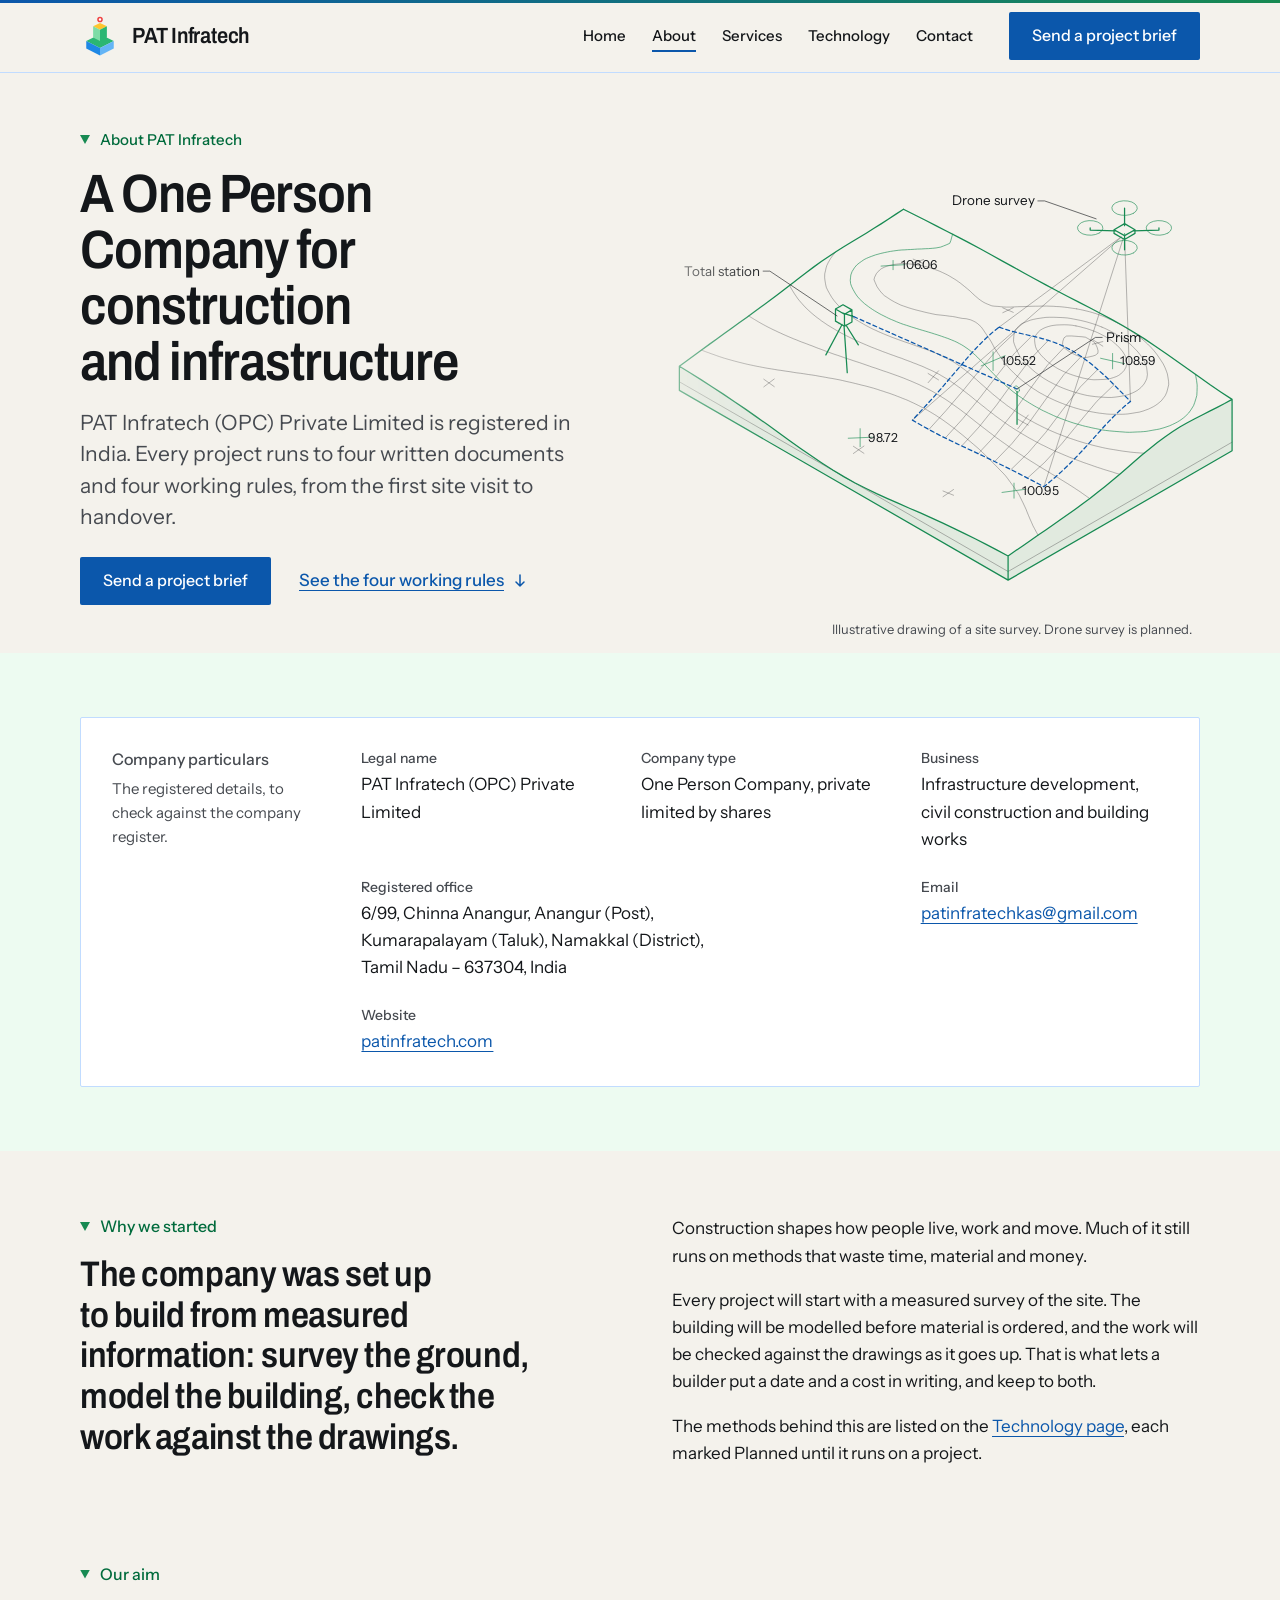
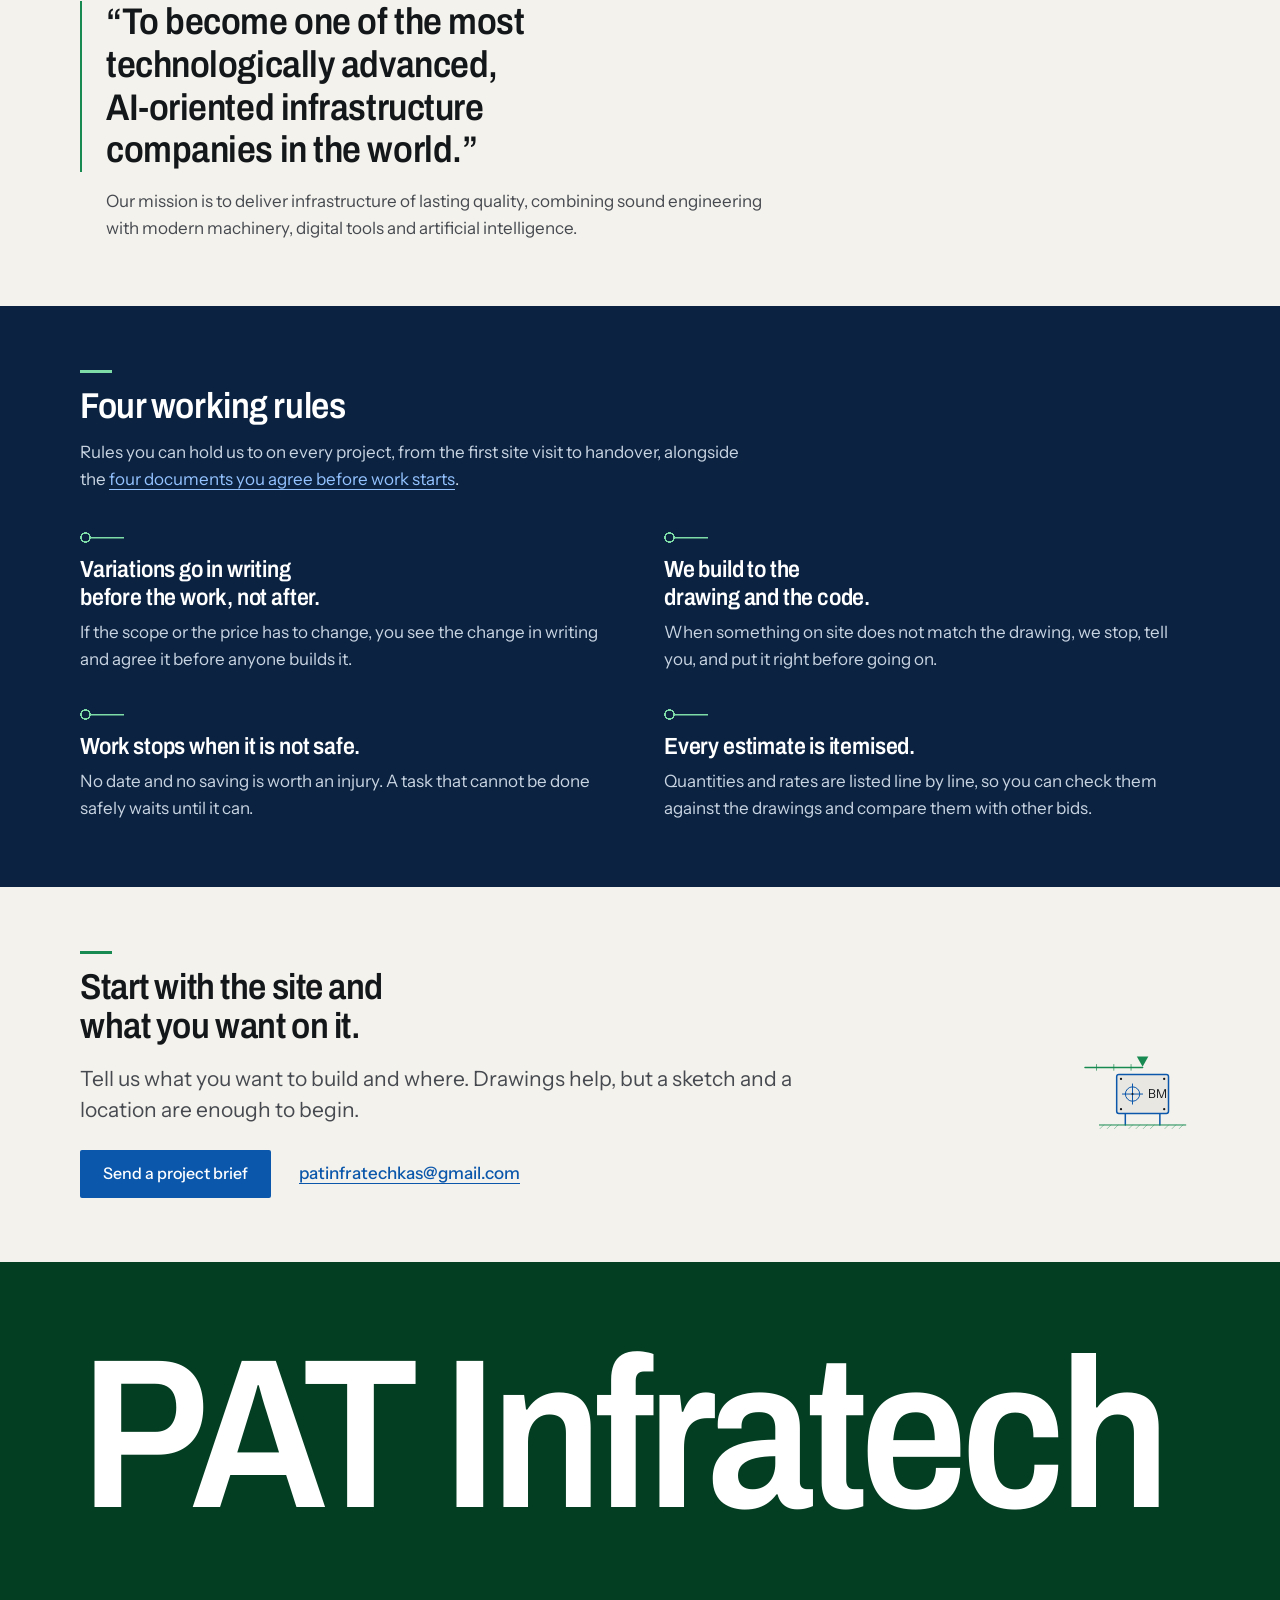
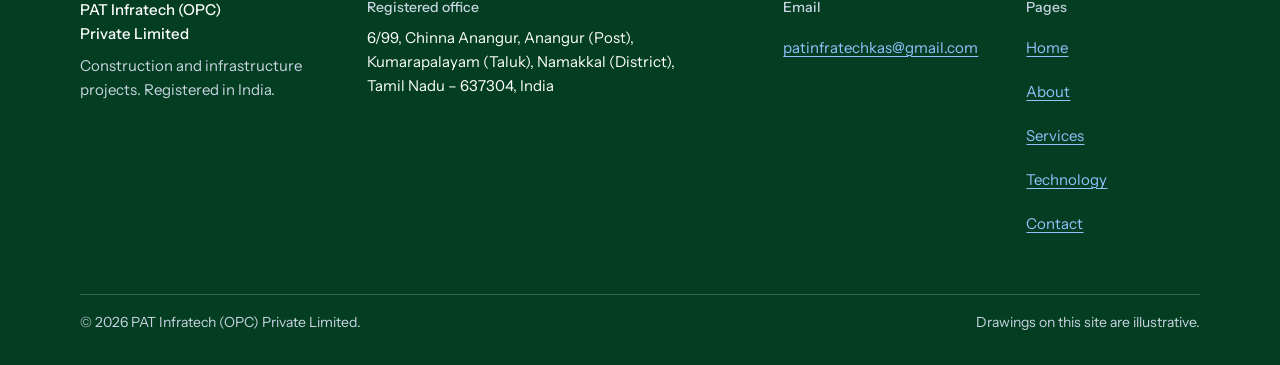
<file: about.html>
<!DOCTYPE html>
<html lang="en">
<head>
<meta charset="utf-8">
<meta name="viewport" content="width=device-width, initial-scale=1">
<title>About | PAT Infratech</title>
<meta name="description" content="Why PAT Infratech (OPC) Private Limited was set up, its aim, the four working rules it holds to on every project, and its company particulars.">
<link rel="canonical" href="https://patinfratech.com/about.html">
<meta property="og:type" content="website">
<meta property="og:site_name" content="PAT Infratech">
<meta property="og:locale" content="en_IN">
<meta property="og:title" content="About | PAT Infratech">
<meta property="og:description" content="Why PAT Infratech (OPC) Private Limited was set up, its aim, the four working rules it holds to on every project, and its company particulars.">
<meta property="og:url" content="https://patinfratech.com/about.html">
<meta name="theme-color" content="#F4F2EC">
<link rel="icon" href="assets/favicon.svg?v=2" type="image/svg+xml">
<link rel="preconnect" href="https://fonts.googleapis.com">
<link rel="preconnect" href="https://fonts.gstatic.com" crossorigin>
<link rel="stylesheet" href="https://fonts.googleapis.com/css2?family=Archivo:wdth,wght@87.5,600&amp;family=Instrument+Sans:wght@400;500&amp;display=swap">
<link rel="stylesheet" href="css/style.css?v=4">
<script>document.documentElement.classList.add("js-early")</script>
<script src="js/main.js?v=4" defer></script>
<link rel="stylesheet" href="css/about.css?v=4">
</head>
<body>
<a class="skip" href="#main">Skip to content</a>
<header class="site-header">
  <div class="wrap bar">
    <a class="brand" href="index.html" aria-label="PAT Infratech, home">
      <span class="logo-slot">
        <svg class="logo-mark" viewBox="0 0 100 128" aria-hidden="true" focusable="false">
          <polygon points="50,58 94,80 50,102 6,80" fill="currentColor" fill-opacity=".3"/>
          <polygon points="6,80 50,102 50,126 6,104" fill="currentColor"/>
          <polygon points="94,80 50,102 50,126 94,104" fill="currentColor" fill-opacity=".62"/>
          <polygon points="50,22 72,33 50,44 28,33" fill="currentColor" fill-opacity=".3"/>
          <polygon points="28,33 50,44 50,80 28,69" fill="currentColor"/>
          <polygon points="72,33 50,44 50,80 72,69" fill="currentColor" fill-opacity=".62"/>
          <circle class="logo-dot" cx="50" cy="11" r="6.5" fill="#F8F7F4" stroke="#D2461E" stroke-width="5"/>
        </svg>
      </span>
      <span class="wordmark">PAT Infratech</span>
    </a>
    <button class="nav-toggle" id="nav-toggle" type="button" aria-expanded="false" aria-controls="site-nav">
      <span class="nav-toggle-icon" aria-hidden="true"></span>
      <span>Menu</span>
    </button>
    <nav id="site-nav" class="site-nav" aria-label="Main">
      <ul>
        <li><a href="index.html">Home</a></li>
        <li><a href="about.html" aria-current="page">About</a></li>
        <li><a href="services.html">Services</a></li>
        <li><a href="technology.html">Technology</a></li>
        <li><a href="contact.html">Contact</a></li>
      </ul>
      <a class="btn btn--primary" href="contact.html">Send a project brief</a>
    </nav>
  </div>
</header>
<main id="main">

  <section class="v-hero" aria-labelledby="hero-h">
    <div class="wrap v-hero__copy">
      <p class="v-eyebrow">About PAT Infratech</p>
      <h1 class="v-hero__title" id="hero-h">A One Person Company for construction and infrastructure</h1>
      <p class="lead">PAT Infratech (OPC) Private Limited is registered in India. Every project runs to four written documents and four working rules, from the first site visit to handover.</p>
      <div class="actions">
        <a class="btn btn--primary" href="contact.html">Send a project brief</a>
        <a class="v-link v-link--down" href="#rules">See the four working rules <svg class="arrow" viewBox="0 0 16 16" aria-hidden="true" focusable="false"><path d="M8 2v11M4 9l4 4 4-4"/></svg></a>
      </div>
    </div>
    <figure class="v-hero__art">
<svg class="v-hero__svg v-art--terrain" data-draw="hero" viewBox="0 0 640 400" aria-hidden="true" focusable="false" fill="none" stroke="currentColor" stroke-width="1" stroke-linecap="round" stroke-linejoin="round" font-family="inherit" font-size="12">
  <g fill="currentColor" fill-opacity=".05" stroke="none"><path vector-effect="non-scaling-stroke" d="M103.9 208.4L113.7 214.4L123.5 220.6L133.3 226.9L143.1 233.3L152.8 239.9L162.6 246.5L172.4 253.4L182.2 260.3L192 267.3L201.8 274.4L211.5 281.4L221.3 288.2L231.1 294.8L240.9 301.1L250.7 307L260.4 312.4L270.2 317.4L280 322.2L289.8 326.6L299.6 330.9L309.3 335.2L319.1 339.4L328.9 343.8L338.7 348.3L348.5 352.9L358.2 357.6L368 362.5L377.8 367.5L387.6 372.6L397.4 377.8L397.4 399.4L103.9 230ZM597.4 238L590.7 241.7L584.1 245.1L577.4 248.5L570.7 251.9L564.1 255.3L557.4 258.9L550.7 262.7L544.1 266.9L537.4 271.5L530.7 276.5L524.1 281.8L517.4 287.3L510.7 293.1L504.1 298.8L497.4 304.6L490.7 310.2L484 315.7L477.4 321L470.7 326.2L464 331.1L457.4 336L450.7 340.8L444 345.5L437.4 350.1L430.7 354.8L424 359.4L417.4 364L410.7 368.6L404 373.2L397.4 377.8L397.4 399.4L597.4 283.9Z"/></g>
  <g stroke-opacity=".3"><path vector-effect="non-scaling-stroke" d="M103.9 222.3L397.4 391.7L597.4 276.2M424.2 359.2L422.7 356.6L420.9 353.2L419.6 350.8L418.4 348L417 344.9L415.7 341.8L414.3 338.4L413.5 336.3L412.2 333.5L410.7 330.3L409 326.9L407.5 323.8L405.9 321L403.8 318.1L401.4 314.7L399 311.4L397.1 308.8L395.2 306.3L393 303.9L390.9 301.8L388.1 298.9L385.2 295.9L382.2 292.9L379.2 289.9L376.2 287L374.1 284.9L371.8 282.7L369.5 280.7L366.6 278.2L363.4 275.5L360.1 272.7L356.8 269.9L353.4 267.2L350 264.4L348.3 263.1L346.5 261.8L344.7 260.4L342.9 259.1L341.1 257.8L339.3 256.5L337.4 255.2L335.5 254L333.6 252.7L331.7 251.5L329.7 250.3L327.7 249.1L325.7 247.9L323.6 246.7L321.5 245.6L319.4 244.5L317.3 243.4L315.1 242.3L312.8 241.2L310.6 240.2L308.3 239.1L305.9 238.1L303.5 237.2L301.1 236.2L298.7 235.3L296.2 234.3L293.7 233.4L291.2 232.5L288.6 231.7L286 230.8L283.4 230L280.8 229.1L277.3 228L274 227.1L269.5 225.9L266.8 225.3L264.1 224.6L261.3 223.9L258.4 223.2L255.8 222.6L253.5 222.1L249.7 221.2L246.5 220.5L243.9 220L240.1 219.3L237.4 218.9L234.3 218.3L231.5 217.8L229.1 217.4L225.4 216.7L222.2 216.2L219.1 215.8L214.8 215.1L212 214.7L208.7 214.3L206.1 213.9L202.6 213.3L198.9 212.8L194.5 212.1L191.9 211.8L189.1 211.3L186.1 210.8L183 210.3L180.6 209.9L178 209.4L175.5 208.9L173.3 208.5L170.4 207.9L167.6 207.3L164.7 206.7L161.8 206L159 205.3L156.5 204.7L152.8 203.7L150.2 203L147.4 202.2L144.2 201.3L139.9 199.9L137.3 199L134.8 198.1L132.2 197.2L129.8 196.3L127.3 195.4L124.2 194.2L123.6 194M470.2 326.5L467.5 324.6L465.7 323.3L463.8 322L462 320.7L460.1 319.4L458.2 318.2L456.3 316.9L454.4 315.7L452.4 314.4L450.5 313.2L448.5 312L446.6 310.8L444.6 309.6L442.6 308.3L439.1 306.2L436.2 304.5L434 303.1L431.6 301.7L428.7 299.9L426.7 298.7L424.7 297.5L422.8 296.3L420.8 295L418.8 293.8L416.9 292.6L415 291.4L413 290.1L411.1 288.9L409.2 287.6L407.3 286.4L405.4 285.1L403.5 283.9L401.6 282.6L399.8 281.3L397.9 280L396.1 278.7L394.3 277.4L392.4 276.1L390.6 274.8L388.8 273.5L387 272.2L385.2 270.9L383.5 269.5L381.7 268.2L380 266.9L378.2 265.5L376.5 264.2L373 261.5L369.5 258.8L366.1 256.1L362.6 253.3L359.6 250.9L357.7 249.5L355.1 247.5L351.9 245.2L348.4 242.7L346.6 241.4L344.7 240.1L342.9 238.9L341 237.6L339 236.4L337.1 235.2L335.1 233.9L333.1 232.8L331.1 231.6L329 230.4L326.9 229.3L324.7 228.2L322.6 227.1L320.3 226L318.1 224.9L315.8 223.9L313.5 222.9L310 221.4L307 220.2L304.4 219.1L300.9 217.8L298.8 217L296.5 216.2L294 215.3L291.5 214.4L288.9 213.5L286.4 212.7L283.8 211.8L281.3 210.9L278.7 210L276.1 209.2L273.6 208.3L271.3 207.5L267.6 206.2L264.7 205.2L262.2 204.4L259.7 203.6L255.6 202.2L253 201.4L250.4 200.5L247.9 199.6L245.3 198.7L242.8 197.9L240.2 197L237.7 196.1L235.2 195.2L232.7 194.2L230.4 193.3L228.1 192.5L226 191.7L222.3 190.2L219.8 189.3L217.5 188.4L213.1 186.8L210.6 185.8L208.2 184.8L205.8 183.9L203.5 182.9L201.1 181.9L198.8 180.9L196.5 179.9L194.2 178.8L191.9 177.8L189.7 176.7L187.5 175.7L185.3 174.6L183.1 173.5L181 172.4L178.8 171.2L176.8 170.1L174.7 168.9L172.7 167.7L170.7 166.5L168.7 165.3L166.3 163.8L165.8 163.5M497 304.9L493 303.7L490.4 302.8L487.7 302L485 301.2L482.4 300.4L479.8 299.5L477.2 298.7L474.6 297.8L472.1 296.9L469.5 296L467.2 295.2L465.1 294.5L461.7 293.2L459 292.2L455.9 291L452.2 289.6L449.8 288.6L447.4 287.6L445.1 286.6L442.7 285.6L440.4 284.6L438.1 283.6L435.8 282.6L433.6 281.5L431.4 280.4L429.2 279.3L427 278.3L424.8 277.1L422.7 276L420.6 274.9L418.5 273.7L416.4 272.6L414.4 271.4L412.4 270.2L410.3 269L408.4 267.8L406.4 266.6L404.4 265.4L402.5 264.2L400.6 262.9L398.7 261.7L396.8 260.4L395 259.1L393.1 257.8L391.3 256.5L389.5 255.2L387.7 253.9L385.9 252.6L384.2 251.2L382.4 249.9L378.9 247.2L375.9 244.7L373.8 243.1L371.2 241L368.4 238.8L365.3 236.2L361.9 233.5L358.4 230.8L356.7 229.5L354.9 228.1L353.1 226.8L351.3 225.5L349.5 224.2L347.6 222.9L345.8 221.6L343.8 220.4L341.9 219.2L339.9 218L337.8 216.8L335.8 215.6L333.6 214.5L331.5 213.4L329.3 212.3L327 211.3L324.7 210.3L322.4 209.2L320.1 208.2L317.7 207.3L315.3 206.3L312.8 205.4L310.4 204.4L307.9 203.5L305.5 202.6L302.2 201.3L299.2 200.3L295.1 198.8L292.8 198L290.4 197.1L288 196.2L285.5 195.3L283 194.3L280.6 193.4L278.1 192.4L275.7 191.5L273.3 190.5L271 189.5L268.6 188.5L266.3 187.5L264 186.5L261.7 185.4L259.5 184.4L257.3 183.3L255.1 182.2L252.9 181.1L250.8 180L248.6 178.9L246.6 177.7L244.5 176.6L242.5 175.4L240.5 174.2L238.5 173L236.5 171.8L234.6 170.5L232.7 169.2L230.9 168L229.1 166.6L227.3 165.3L225.6 164L222.2 161.2L219 158.3L216 155.4L213.2 152.3L211.2 150L209.8 148.3L208.5 146.4L206.7 143.8L204.8 140.7L203 137.6L202.3 136.2M518.9 286.1L514.8 285.8L512 285.6L509.7 285.4L506.7 285.1L504.5 284.8L499.8 284.2L496.6 283.7L493.7 283.2L491.3 282.8L487.5 282.2L484.4 281.6L481.6 281L477.8 280.1L475.3 279.5L472.5 278.8L469.7 278L466.9 277.3L464.2 276.5L461.6 275.7L459.3 275L455.8 273.8L453.4 273L450.8 272.1L447.8 271L443.8 269.4L441.4 268.5L439 267.5L436.7 266.5L434.4 265.5L432.1 264.4L429.9 263.4L427.7 262.3L425.5 261.2L423.3 260.1L421.2 259L419.1 257.8L417 256.7L415 255.5L413 254.3L411 253.1L409 251.9L407.1 250.7L405.2 249.4L403.3 248.2L401.4 246.9L399.6 245.6L397.7 244.3L395.9 243L394.2 241.6L392.4 240.3L389 237.6L385.6 234.8L383.4 233L381.4 231.2L378.8 229L375.8 226.3L372.6 223.5L369.4 220.6L366.2 217.8L362.9 215L359.5 212.2L357.8 210.9L356 209.6L354.2 208.3L352.3 207L350.4 205.7L348.5 204.5L346.4 203.3L344.4 202.2L342.2 201L340 200L337.8 198.9L335.5 197.9L333.2 196.9L330.8 195.9L328.4 194.9L325.9 194L323.4 193.1L320.9 192.2L318.4 191.3L315.8 190.4L313.3 189.5L310.8 188.6L308.2 187.7L305.7 186.9L302.4 185.7L299.6 184.7L295.5 183.2L293.1 182.3L290.7 181.3L288.4 180.4L286 179.4L283.7 178.4L281.4 177.4L279.1 176.3L276.8 175.3L274.6 174.2L272.5 173.1L270.4 172L268.3 170.8L266.2 169.6L264.2 168.4L262.2 167.2L260.3 166L258.4 164.7L257.6 164.1M247.2 155.5L245.6 153.9L243.8 151.9L242.2 150L240 147L238 143.6L236.2 140.3L235.1 138L234.4 134.9L233.9 131.7L233.6 129.3L233.7 125.9L234.4 123L234.9 120.6L235.6 118.4L236.9 115.7L239 112.1L241.1 109.2L243.1 107L244 106M458.7 157.2L455.2 156.7L450.6 156L448 155.7L445.5 155.4L443 155.2L440.4 155.1L438.2 154.9L434.8 154.8L431.9 154.7L427.3 154.7L424.3 154.8L421.7 154.8L417.9 154.9L415 155L410.7 155.2L408.1 155.2L405.6 155.3L403.4 155.4L399.7 155.6L395.6 155.6L393.2 155.5L390.5 155.2L388.3 155L385.1 154.8L382.9 154.5L379.4 153.1L377.1 152.1L375 151L373.1 149.7L371.3 148.4L368.2 145.8L366 143.8L363.7 141.5L361.1 139.3L358.4 137.1L354.9 134.3L353.1 133L351.3 131.7L349.4 130.5L347.4 129.3L345.4 128.1L343.3 126.9L341.1 125.8L338.9 124.8L336.6 123.7L334.2 122.8L331.7 121.9L328.3 120.6L326 120L322.6 119.2L320.1 118.6L317.5 118.1L314.7 117.7L311.6 117.3L308.4 117L305.9 116.8L303 116.6L299.9 117L297.5 117.3L294.5 117.7L291.7 118.3L289.1 119.1L286.7 120.1L284.5 121.2L282.7 122.5L279.8 125.7L278.2 129L277.7 131.2L278.7 133.6L280.4 137.4L282.7 140.7L285.1 143.6L287 145.4L289.9 147.3L292.9 149.3L296.1 151.1L299.3 152.7L301.6 153.8L304.1 154.7L308.8 156.3L311.4 157.1L314.2 157.9L316.9 158.6L319.8 159.3L322.5 160L325 160.6L327.4 161.1L329.6 161.6L333 162.3L336.7 162.7L341.5 163.2L344.9 163.7L347.8 164L350.1 164.4L353.3 165.1L356.4 165.7L360 166L364 167L366.1 167.9L368.2 169L370.1 170.3L373.3 173.2L375.4 176.1L376.7 178.1L378.1 180.2L380.3 183.3L382.4 186.7L384.1 189.9L385.2 192.1L386.9 194.7L388.8 197.5L391 200.6L393.3 203.8L395.3 206.5L397 208.6L398.6 210.4L400.2 212.1L402.9 214.8L406.1 217.8L409.3 220.6L412.7 223.3L414.5 224.6L416.3 226L418.1 227.2L420 228.5L422 229.7L423.9 231L425.9 232.2L428 233.3L430.1 234.5L432.2 235.6L434.4 236.7L436.6 237.7L438.9 238.8L441.2 239.8L443.6 240.8L446 241.7L448.5 242.7L451 243.6L453.4 244.4L455.8 245.2L458.1 245.9L460.3 246.5L463.5 247.4L466.1 248L470.4 248.8L473.5 249.4L476.4 249.9L479 250.3L481.5 250.6L485.6 251.1L489 251.3L492.1 251.3L496.6 251.3L499.4 251.3L501.9 251.2L504.3 251L508.4 250.4L511.8 249.8L514.5 249.4L518 248.4L520.2 247.6L522.7 246.7L525 245.6L527.2 244.5L529.3 243.2L531.1 241.9L534.2 239.3L536.3 236.6L537.7 234.7L539.1 231.6L540.1 227.8L540.8 225L540.7 221.9L540.1 218L539.6 215.2L538.8 212.9L537.6 209.8L535.9 206.3L533.7 202.9L532.3 200.8L530.2 197.8L527.7 194.6L524.9 191.5L521.9 188.5L518.7 185.6L515.4 182.9L513.6 181.5L511.8 180.2L510 178.9L508.1 177.6L506.2 176.4L504.3 175.1L502.3 173.9L500.3 172.7L498.3 171.6L496.2 170.4L494.1 169.3L491.9 168.2L489.7 167.1L487.4 166.1L485.1 165L482.8 164L480.4 163.1L477.9 162.2L475.3 161.3L472.7 160.5L469.9 159.7L467.1 159L464.1 158.3L461.8 157.8L458.7 157.2M481.2 173.5L477.7 172.1L475.2 171.2L472.6 170.3L470.5 169.7L467.8 168.9L465 168.2L462.1 167.5L459.1 166.9L456 166.3L453.5 165.8L450.2 165.3L446.3 165L443.9 164.9L440.9 164.8L438.3 164.7L434.4 164.7L431.2 164.8L428.9 165.1L426.1 165.5L422.9 166L420 166.6L417.6 167.2L414.1 168.5L411.5 169.6L409 170.7L406.7 172.8L404.6 175.3L403 178.3L402.5 181.7L402.3 184.3L402.3 186.5L403 188.8L404.2 191.8L405.7 195.1L407.2 198.2L408.4 200.2L410.1 202.2L412.8 205.4L415.7 208.4L418.8 211.3L422.1 214.1L423.9 215.4L425.7 216.7L427.5 218L429.4 219.3L431.4 220.5L433.4 221.7L435.5 222.8L437.6 223.9L439.8 225L442.1 226.1L444.4 227.1L446.8 228.1L449.2 229L451.7 229.9L454.3 230.8L456.9 231.6L459.6 232.4L462 233.1L465.7 234L468.4 234.6L471.7 235.1L475.7 235.6L478.2 235.8L480.9 236L484 236.2L486.5 236.3L489.9 236.3L493.7 235.9L498.4 235.2L500.9 234.7L503.5 234.1L506 233.3L508.4 232.3L510.7 231.2L512.8 230L514.6 228.6L516.3 227.2L518.8 224.3L520.4 221.4L521.3 219.2L521.8 215.9L521.5 212.6L521.1 209.6L520.3 206.9L518.9 203.8L517.4 201.2L515.2 198L512.6 194.8L509.7 191.9L507.9 190L506.2 188.5L503.2 186.1L501.4 184.8L499.6 183.5L497.7 182.2L495.8 181L493.8 179.8L491.7 178.6L489.6 177.5L487.5 176.4L485.3 175.3L483.3 174.4L481.2 173.5M458 172.4L454.6 171.8L451.1 171.5L447.5 171.4L443.2 171.5L440.8 171.6L438.3 171.9L435.8 172.3L433.2 173L430.5 173.9L428.2 175L426.2 176.2L424.5 177.7L422.1 180.8L421.1 183.4L421.1 185.7L421.4 188.3L421.9 190.9L422.8 193.3L424.3 195.3L426.6 198.3L429.5 201.3L432.6 204.2L436.1 206.9L438 208.2L439.9 209.4L441.9 210.6L444.1 211.7L446.3 212.8L448.6 213.8L450.9 214.8L453.4 215.7L456 216.6L458.6 217.4L461.2 218.1L463.6 218.8L465.9 219.3L468.1 219.7L471.6 220.3L474.1 220.5L477.6 220.4L480.1 220.3L483.1 220.2L485.9 219.9L488.7 219.4L491.3 218.6L493.9 217.7L496.1 216.6L498 215.3L501 212.2L502.7 209.2L503.2 206.5L503.1 204L502.7 201.5L501.7 198.6L499.9 195.6L497.5 192.6L494.6 189.6L491.3 186.8L489.6 185.4L487.7 184.1L485.8 182.9L483.8 181.7L481.7 180.6L479.6 179.5L477.3 178.4L475 177.4L472.5 176.5L470 175.6L467.3 174.7L464.6 174L462.1 173.3L459.9 172.8L458 172.4M471.7 185.4L468.5 183.6L466.5 182.5L463.4 182.1L460.6 181.9L457 181.6L454.1 181.4L451.9 181.4L449.5 181.5L447.3 183.1L446.3 186.1L446 188.8L447.1 191.6L449.3 193.4L452.8 195.8L454.8 196.9L456.9 198L459.2 198.9L461.5 199.7L464.7 200.7L468.4 200.4L473.2 199.3L475.3 198.6L477.6 196.8L477.7 194.5L476.9 191.6L475.5 188.6L474.1 186.7L471.7 185.4M312.7 112.8L322 116.8M322 113.2L312.7 116.2M246.9 169.8L246 170.7M179.3 220L188.6 226.6M188.6 219.8L179.3 226.8M392.7 156.3L402 160.3M402 156.2L392.7 160.6M326 214.9L335.3 220.6M335.3 212.5L326 223.1M259.3 279.9L268.7 286.2M268.7 279.7L259.3 286.3M472.7 184.5L482 190.5M482 186.4L472.7 188.8M406 255.7L415.4 261M415.4 252L406 264.3M339.3 319.8L348.7 323.6M348.7 318.5L339.3 324.9M498.2 93L389.4 173.5M501.5 94.7L506.7 239.9M500.2 94.2L429.4 316M498.5 93.2L312 256.5M404 178L388.6 192.5L373.1 210.6L357.6 229.7L342.1 247.9L326.7 264.9M418.7 181.4L403.2 196.8L387.8 216.3L372.3 236.5L356.8 255.4L341.3 272.5M433.4 185.3L417.9 201.4L402.4 221.9L387 243.2L371.5 262.6L356 279.6M448 191.1L432.6 207.4L417.1 228.6L401.6 250.4L386.2 269.9L370.7 286.5M462.7 199.7L447.2 215.9L431.8 236.9L416.3 258.5L400.8 277.5L385.4 293.5M477.4 211.3L461.9 226.9L446.4 247L431 267.5L415.5 285.6L400 300.7M492 225L476.6 239.8L461.1 258.4L445.6 277.3L430.2 294.1L414.7 308.3"/></g>
  <g class="draw">
  <g stroke-width="1.25"><path vector-effect="non-scaling-stroke" pathLength="1" d="M304 68.2L313.8 73.1L323.6 78.1L333.3 83.1L343.1 88.1L352.9 93.1L362.7 98.3L372.5 103.5L382.2 108.9L392 114.3L401.8 119.7L411.6 125.1L421.4 130.5L431.1 135.8L440.9 141L450.7 146.1L460.5 151.2L470.3 156.2L480 161.3L489.8 166.6L499.6 172.1L509.4 177.9L519.2 184L528.9 190.5L538.7 197.2L548.5 204.1L558.3 211.1L568.1 218.1L577.8 225L587.6 231.6L597.4 238M304 68.2L297.3 72.6L290.7 77L284 81.3L277.3 85.5L270.7 89.6L264 93.7L257.3 97.7L250.7 101.8L244 106L237.3 110.4L230.6 114.9L224 119.7L217.3 124.7L210.6 129.8L204 134.9L197.3 140.1L190.6 145.2L184 150.2L177.3 155.1L170.6 160L164 164.8L157.3 169.6L150.6 174.4L144 179.2L137.3 184.1L130.6 188.9L124 193.7L117.3 198.6L110.6 203.5L103.9 208.4M103.9 208.4L113.7 214.4L123.5 220.6L133.3 226.9L143.1 233.3L152.8 239.9L162.6 246.5L172.4 253.4L182.2 260.3L192 267.3L201.8 274.4L211.5 281.4L221.3 288.2L231.1 294.8L240.9 301.1L250.7 307L260.4 312.4L270.2 317.4L280 322.2L289.8 326.6L299.6 330.9L309.3 335.2L319.1 339.4L328.9 343.8L338.7 348.3L348.5 352.9L358.2 357.6L368 362.5L377.8 367.5L387.6 372.6L397.4 377.8M597.4 238L590.7 241.7L584.1 245.1L577.4 248.5L570.7 251.9L564.1 255.3L557.4 258.9L550.7 262.7L544.1 266.9L537.4 271.5L530.7 276.5L524.1 281.8L517.4 287.3L510.7 293.1L504.1 298.8L497.4 304.6L490.7 310.2L484 315.7L477.4 321L470.7 326.2L464 331.1L457.4 336L450.7 340.8L444 345.5L437.4 350.1L430.7 354.8L424 359.4L417.4 364L410.7 368.6L404 373.2L397.4 377.8M103.9 208.4L103.9 230L397.4 399.4L597.4 283.9L597.4 238M397.4 377.8L397.4 399.4M250.9 172.1L253.8 214.2M249.2 171.1L234.7 198.3M252.6 171.6L263.7 189.3M243.3 168.1L251.3 172.7L258 168.9L258 158.1L250 153.5L243.3 157.3L243.3 168.1M243.3 157.3L251.3 162L258 158.1M251.3 162L251.3 172.7M249.3 160.8L259.6 164.1M405.4 260.3L405.4 231M492 89.8L501.4 95.2L510.7 89.8L510.7 86.5L501.4 81.1L492 86.5L492 89.8M492 86.5L501.4 91.8L510.7 86.5M501.4 91.8L501.4 95.2M501.4 92.2L501.4 104.5M501.4 104.5L501.4 102.6M509.4 87.5L532.1 86.8M532.1 86.8L532.1 84.9M493.4 87.5L470.7 86.8M470.7 86.8L470.7 84.9M501.4 82.9L501.4 69.1M501.4 69.1L501.4 67.2"/></g>
  <g stroke-opacity=".62"><path vector-effect="non-scaling-stroke" pathLength="1" d="M347.9 90.5L347.1 93.1L346.3 96.2L345.3 98.7L342.1 100.1L339.6 101.1L337.3 102L333.1 102.8L330.1 103.1L326.3 103.4L323.4 103.5L320.1 103.7L316.5 103.8L313.8 104L310.4 104.2L307.6 104.3L305.3 104.5L302.5 104.6L299.3 104.9L294.9 105.5L292.3 105.9L289.7 106.4L286.8 107L283.8 107.7L281.2 108.4L279 109L275.7 110.2L273.1 111.2L271 112.1L268.8 113.2L266.4 114.9L264.4 116.3L262.2 118.1L260.2 120.5L258.1 123.9L257 126.9L256.7 129.5L256.5 131.7L256.8 134.7L257.6 137L258.9 139.7L260.8 143.1L262.6 145.8L264.6 148.2L267 150.5L269.3 152.6L272.6 155.1L274.4 156.4L276.3 157.7L278.2 158.9L280.2 160.1L282.2 161.3L284.3 162.4L286.5 163.5L288.7 164.6L290.9 165.7L293.2 166.7L295.6 167.7L297.9 168.7L301.4 170.1L303.9 171L306.8 171.9L311 173.3L313.3 174L315.9 174.8L318.5 175.6L321.2 176.4L323.9 177.2L326.6 178L329.3 178.8L331.7 179.6L334 180.3L337.9 181.6L340.7 182.6L343.6 183.6L347.1 185L349.5 186L351.7 187L353.9 188.2L356 189.3L357.9 190.5L359.8 191.8L361.7 193.1L363.4 194.4L366.3 196.9L368.2 198.6L370.1 200.4L372.9 203.2L375.8 206.1L378.6 209.2L381.5 212.2L384.3 215.1L386.8 217.7L388.8 219.7L390.5 221.4L392.2 222.9L395.1 225.5L398.4 228.3L401.8 231.1L403.6 232.4L405.3 233.7L407.1 235.1L409 236.3L410.8 237.6L412.7 238.9L414.7 240.1L416.6 241.3L418.6 242.5L420.6 243.7L422.7 244.9L424.8 246L426.9 247.2L429.1 248.3L431.3 249.3L433.5 250.4L435.8 251.4L438.1 252.5L440.4 253.5L442.8 254.4L445.3 255.4L447.7 256.3L450.3 257.2L452.8 258.1L456.1 259.2L459.2 260.1L463.8 261.4L466.5 262.1L469.3 262.7L472.2 263.4L475.2 264L477.7 264.5L481.6 265.3L484.3 265.7L487.8 266.1L492.1 266.5L494.6 266.7L497.2 266.9L500 267.1L502.4 267.3L505.7 267.4L508.2 267.3L512.6 267.1L515.5 267L518.1 266.8L520.6 266.6L522.9 266.2L526.7 265.5L529.7 265L532.4 264.5L536.6 263.3L539.3 262.4L541.8 261.5L544.2 260.4L546.5 259.3L548.6 258.2L550.7 256.9L552.6 255.6L554.3 254.3L556 252.8L558.7 250.1L560.5 247.6L561.7 245.7L563 243.6L564.1 240.6L565.2 237L565.9 234.5L566.1 231L566.2 227.5L566.2 225.1L565.7 221.2L565 217.4L564.6 215.7M294.7 114L294.7 122.2M284 119L305.3 117.7M265.3 264.2L265.3 280.3M254.7 272.7L276 271.8M384 195.6L384 212.2M373.4 208.1L394.7 199M402.7 312.8L402.7 326.2M392 321.1L413.4 318.2M490.7 197L490.7 210.7M480 201.3L501.4 206.1M407.5 230L407.3 228.8L406.7 227.6L405.8 226.6L404.9 226.1L404 226L403.4 226.6L403.2 227.5L403.4 228.7L404 229.9L404.9 230.9L405.8 231.4L406.7 231.4L407.3 230.9L407.5 230M509.4 107.2L506.2 108.5L502.4 109.1L498.5 108.9L494.9 108L492.1 106.4L490.5 104.3L490.1 102.1L491.1 99.9L493.4 98L496.6 96.7L500.4 96.1L504.3 96.3L507.9 97.3L510.7 98.9L512.3 100.9L512.7 103.2L511.6 105.4L509.4 107.2M540.1 89.5L536.8 90.8L533 91.4L529.1 91.2L525.6 90.3L522.8 88.7L521.1 86.6L520.8 84.3L521.8 82.2L524.1 80.3L527.3 79L531.1 78.4L535 78.6L538.6 79.6L541.3 81.2L543 83.2L543.3 85.5L542.3 87.7L540.1 89.5M478.7 89.5L475.5 90.8L471.7 91.4L467.8 91.2L464.2 90.3L461.4 88.7L459.8 86.6L459.4 84.3L460.5 82.2L462.7 80.3L465.9 79L469.7 78.4L473.6 78.6L477.2 79.6L480 81.2L481.6 83.2L482 85.5L481 87.7L478.7 89.5M509.4 71.8L506.2 73.1L502.4 73.7L498.5 73.5L494.9 72.6L492.1 70.9L490.5 68.9L490.1 66.6L491.1 64.4L493.4 62.6L496.6 61.3L500.4 60.7L504.3 60.9L507.9 61.8L510.7 63.5L512.3 65.5L512.7 67.8L511.6 70L509.4 71.8M501.4 89.8L501.4 93.7"/></g>
  </g>
  <g class="ink-survey" stroke-width="1.25" stroke-dasharray="4 3"><path vector-effect="non-scaling-stroke" d="M259.6 164.1L405.4 228.7M389.4 173.5L394.2 175.2L399.1 176.7L404 178L408.9 179.2L413.8 180.3L418.7 181.4L423.6 182.6L428.5 183.9L433.4 185.3L438.3 187L443.1 188.9L448 191.1L452.9 193.7L457.8 196.5L462.7 199.7L467.6 203.3L472.5 207.1L477.4 211.3L482.3 215.6L487.2 220.2L492 225L496.9 229.9L501.8 234.9L506.7 239.9L506.7 239.9L501.9 243.7L497.1 248L492.2 252.7L487.4 257.7L482.5 262.9L477.7 268.3L472.9 273.7L468 279L463.2 284.3L458.4 289.4L453.5 294.4L448.7 299.1L443.9 303.6L439 307.9L434.2 312L429.4 316L429.4 316L424.5 313.4L419.6 310.8L414.7 308.3L409.8 305.7L404.9 303.2L400 300.7L395.1 298.3L390.2 295.9L385.4 293.5L380.5 291.1L375.6 288.8L370.7 286.5L365.8 284.2L360.9 281.9L356 279.6L351.1 277.3L346.2 274.9L341.3 272.5L336.5 270.1L331.6 267.5L326.7 264.9L321.8 262.2L316.9 259.4L312 256.5L312 256.5L316.8 251.4L321.7 246.1L326.5 240.8L331.3 235.5L336.2 230L341 224.4L345.8 218.8L350.7 213.1L355.5 207.4L360.3 201.8L365.2 196.3L370 191.1L374.9 186.1L379.7 181.5L384.5 177.3L389.4 173.5"/></g>
  <g stroke-opacity=".62"><path vector-effect="non-scaling-stroke" d="M244.7 163.5L184.7 123.5h-6M476 76.8L430 60.8h-6M405.4 228.7L475.4 182.7h6"/></g>
  <g fill="currentColor" stroke="none"><text x="301.7" y="121.9" font-size="11">106.06</text><text x="272.3" y="276.5" font-size="11">98.72</text><text x="391" y="207.7" font-size="11">105.52</text><text x="409.7" y="323.6" font-size="11">100.95</text><text x="497.7" y="207.3" font-size="11">108.59</text><text x="175.7" y="127.5" text-anchor="end">Total station</text><text x="421" y="64.8" text-anchor="end">Drone survey</text><text x="484.4" y="186.7">Prism</text></g>
</svg>
      <figcaption class="v-hero__cap">Illustrative drawing of a site survey. Drone survey is planned.</figcaption>
    </figure>
  </section>

  <section class="v-sec v-sec--tint-green" id="particulars" aria-labelledby="particulars-h">
    <div class="wrap">
      <div class="v-facts v-panel">
        <div class="v-facts__head">
          <h2 class="v-label" id="particulars-h">Company particulars</h2>
          <p>The registered details, to check against the company register.</p>
        </div>
        <dl class="v-facts__list">
          <div><dt>Legal name</dt><dd>PAT Infratech (OPC) Private Limited</dd></div>
          <div><dt>Company type</dt><dd>One Person Company, private limited by shares</dd></div>
          <div><dt>Business</dt><dd>Infrastructure development, civil construction and building works</dd></div>
          <div><dt>Registered office</dt><dd><address>6/99, Chinna Anangur, Anangur (Post),<br>Kumarapalayam (Taluk), Namakkal (District),<br>Tamil Nadu &ndash; 637304, India</address></dd></div>
          <div><dt>Email</dt><dd><a href="mailto:patinfratechkas@gmail.com">patinfratechkas@gmail.com</a></dd></div>
          <div><dt>Website</dt><dd><a href="https://patinfratech.com">patinfratech.com</a></dd></div>
          <!-- CIN / GSTIN / incorporated -->
        </dl>
      </div>
    </div>
  </section>

  <section class="v-sec" id="story" aria-labelledby="story-h">
    <div class="wrap v-split">
      <div>
        <h2 class="v-label v-label--mark" id="story-h">Why we started</h2>
        <p class="v-big about-why">The company was set up to build from measured information: survey the ground, model the building, check the work against the drawings.</p>
      </div>
      <div class="v-split__side">
        <p>Construction shapes how people live, work and move. Much of it still runs on methods that waste time, material and money.</p>
        <p>Every project will start with a measured survey of the site. The building will be modelled before material is ordered, and the work will be checked against the drawings as it goes up. That is what lets a builder put a date and a cost in writing, and keep to both.</p>
        <p>The methods behind this are listed on the <a href="technology.html">Technology page</a>, each marked Planned until it runs on a project.</p>
      </div>
      <!-- Owner asked to keep personal details off the site for now. -->
    </div>
  </section>

  <section class="v-sec v-statement" aria-labelledby="aim-h">
    <div class="wrap">
      <h2 class="v-label v-label--mark" id="aim-h">Our aim</h2>
      <blockquote><p>&ldquo;To become one of the most technologically advanced, AI-oriented infrastructure companies in the world.&rdquo;</p></blockquote>
      <p class="v-statement__note">Our mission is to deliver infrastructure of lasting quality, combining sound engineering with modern machinery, digital tools and artificial intelligence.</p>
    </div>
  </section>

  <section class="v-sec v-sec--ink" id="rules" aria-labelledby="rules-h">
    <div class="wrap">
      <div class="v-head">
        <h2 class="v-title" id="rules-h">Four working rules</h2>
        <p>Rules you can hold us to on every project, from the first site visit to handover, alongside the <a href="index.html#documents">four documents you agree before work starts</a>.</p>
      </div>
      <ul class="v-cols v-cols--2 v-cols--marked about-rules">
        <li>
          <h3 class="v-cols__name">Variations go in writing before the work, not after.</h3>
          <p>If the scope or the price has to change, you see the change in writing and agree it before anyone builds it.</p>
        </li>
        <li>
          <h3 class="v-cols__name">We build to the drawing and the code.</h3>
          <p>When something on site does not match the drawing, we stop, tell you, and put it right before going on.</p>
        </li>
        <li>
          <h3 class="v-cols__name">Work stops when it is not safe.</h3>
          <p>No date and no saving is worth an injury. A task that cannot be done safely waits until it can.</p>
        </li>
        <li>
          <h3 class="v-cols__name">Every estimate is itemised.</h3>
          <p>Quantities and rates are listed line by line, so you can check them against the drawings and compare them with other bids.</p>
        </li>
      </ul>
    </div>
  </section>

  <section class="v-sec v-close" id="start" aria-labelledby="close-h">
    <div class="wrap v-close__grid">
      <div class="v-close__copy">
        <h2 class="v-close__title" id="close-h">Start with the site and what you want on it.</h2>
        <p class="lead">Tell us what you want to build and where. Drawings help, but a sketch and a location are enough to begin.</p>
        <div class="actions" data-contact-actions>
          <a class="btn btn--primary" href="contact.html">Send a project brief</a>
          <a class="close-email" href="mailto:patinfratechkas@gmail.com">patinfratechkas@gmail.com</a>
        </div>
      </div>
      <div class="v-bench">
<svg class="v-bench__art" viewBox="0 0 160 160" aria-hidden="true" focusable="false" fill="none" stroke="currentColor" stroke-width="1" stroke-linecap="round" stroke-linejoin="round" font-family="inherit" font-size="12">
  <g class="ink-survey" stroke-width="1.5"><path vector-effect="non-scaling-stroke" pathLength="1" d="M0 70H80"/></g>
  <g class="ink-survey" stroke-opacity=".7"><path vector-effect="non-scaling-stroke" d="M16 66v8M40 66v8M64 66v8"/></g>
  <rect x="44" y="80" width="72" height="54" rx="3" fill="currentColor" fill-opacity=".05" stroke="none"/>
  <g class="draw">
    <g stroke-width="1.5"><path vector-effect="non-scaling-stroke" pathLength="1" d="M47 80H113A3 3 0 0 1 116 83V131A3 3 0 0 1 113 134H47A3 3 0 0 1 44 131V83A3 3 0 0 1 47 80ZM56 134V150M104 134V150"/></g>
    <g><path vector-effect="non-scaling-stroke" pathLength="1" d="M66 107m-10 0a10 10 0 1 0 20 0a10 10 0 1 0 -20 0M52 107H80M66 93V121"/></g>
    <g class="ink-ground"><path vector-effect="non-scaling-stroke" pathLength="1" d="M20 150H140"/></g>
  </g>
  <g fill="currentColor" stroke="none"><circle cx="50" cy="86" r="1.6"/><circle cx="110" cy="86" r="1.6"/><circle cx="50" cy="128" r="1.6"/><circle cx="110" cy="128" r="1.6"/><circle cx="66" cy="107" r="1.4"/><text x="87" y="112" font-size="13">BM</text></g>
  <g class="ink-ground" stroke-opacity=".42"><path vector-effect="non-scaling-stroke" d="M26 150l-5 5M36 150l-5 5M46 150l-5 5M116 150l-5 5M126 150l-5 5M136 150l-5 5M66 150l-5 5M76 150l-5 5M86 150l-5 5M96 150l-5 5"/></g>
  <path class="bm-mark" d="M72 55H88L80 69Z" fill="currentColor" stroke="none"/>
</svg>
      </div>
    </div>
  </section>
</main>
<footer class="site-footer">
  <div class="wrap">
    <p class="footer-wordmark" aria-hidden="true">PAT Infratech</p>
    <div class="footer-grid">
      <div class="footer-col">
        <p class="footer-name">PAT Infratech (OPC) Private Limited</p>
        <p class="muted">Construction and infrastructure projects. Registered in India.</p>
        <!-- CIN: add when supplied, e.g. <p class="muted">CIN ...</p> -->
        <!-- GSTIN: add when supplied, e.g. <p class="muted">GSTIN ...</p> -->
      </div>
      <div class="footer-col">
        <h2 class="label">Registered office</h2>
        <address>6/99, Chinna Anangur, Anangur (Post),<br>Kumarapalayam (Taluk), Namakkal (District),<br>Tamil Nadu &ndash; 637304, India</address>
      </div>
      <div class="footer-col">
        <h2 class="label">Email</h2>
        <p><a class="footer-email" href="mailto:patinfratechkas@gmail.com">patinfratechkas@gmail.com</a></p>
      </div>
      <nav class="footer-col" aria-label="Footer">
        <h2 class="label">Pages</h2>
        <ul>
          <li><a href="index.html">Home</a></li>
          <li><a href="about.html">About</a></li>
          <li><a href="services.html">Services</a></li>
          <li><a href="technology.html">Technology</a></li>
          <li><a href="contact.html">Contact</a></li>
        </ul>
      </nav>
    </div>
    <div class="footer-base">
      <p>&copy; <span id="year">2026</span> PAT Infratech (OPC) Private Limited.</p>
      <p>Drawings on this site are illustrative.</p>
    </div>
  </div>
</footer>
</body>
</html>
</file>
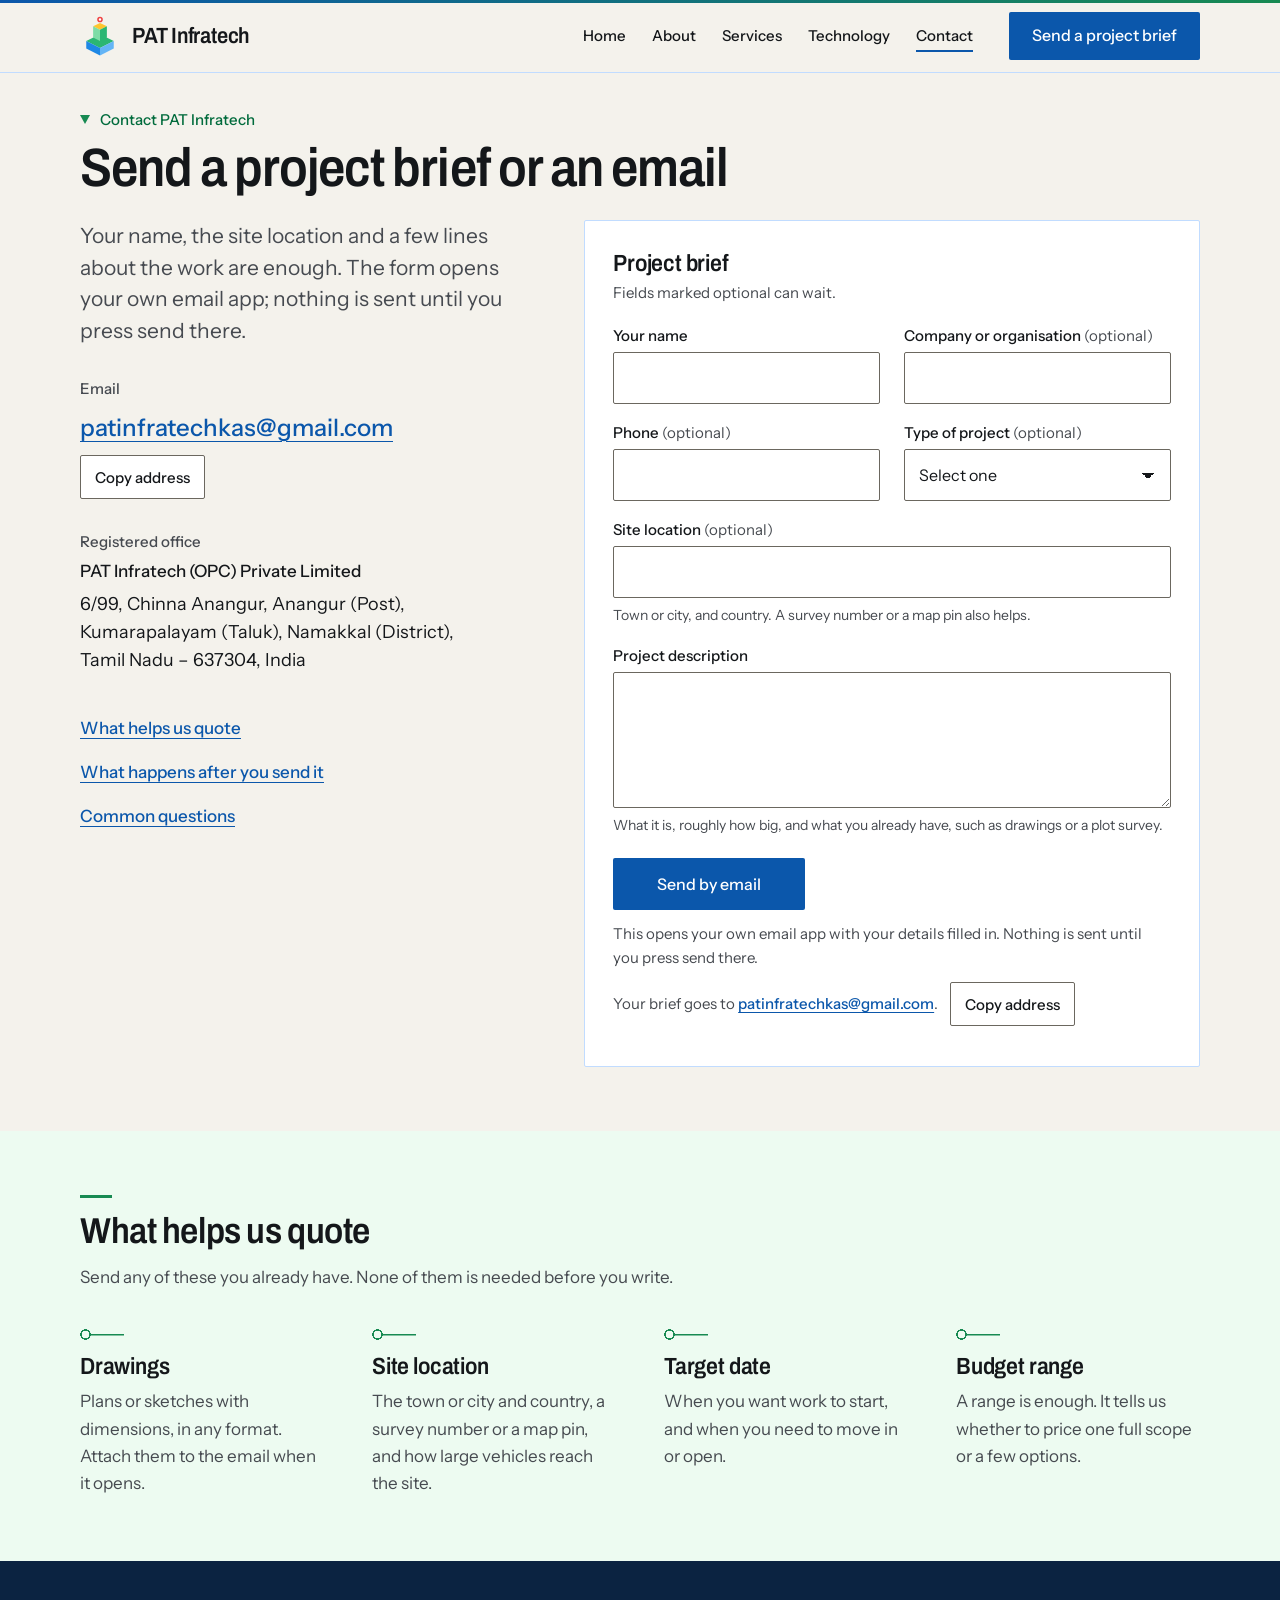
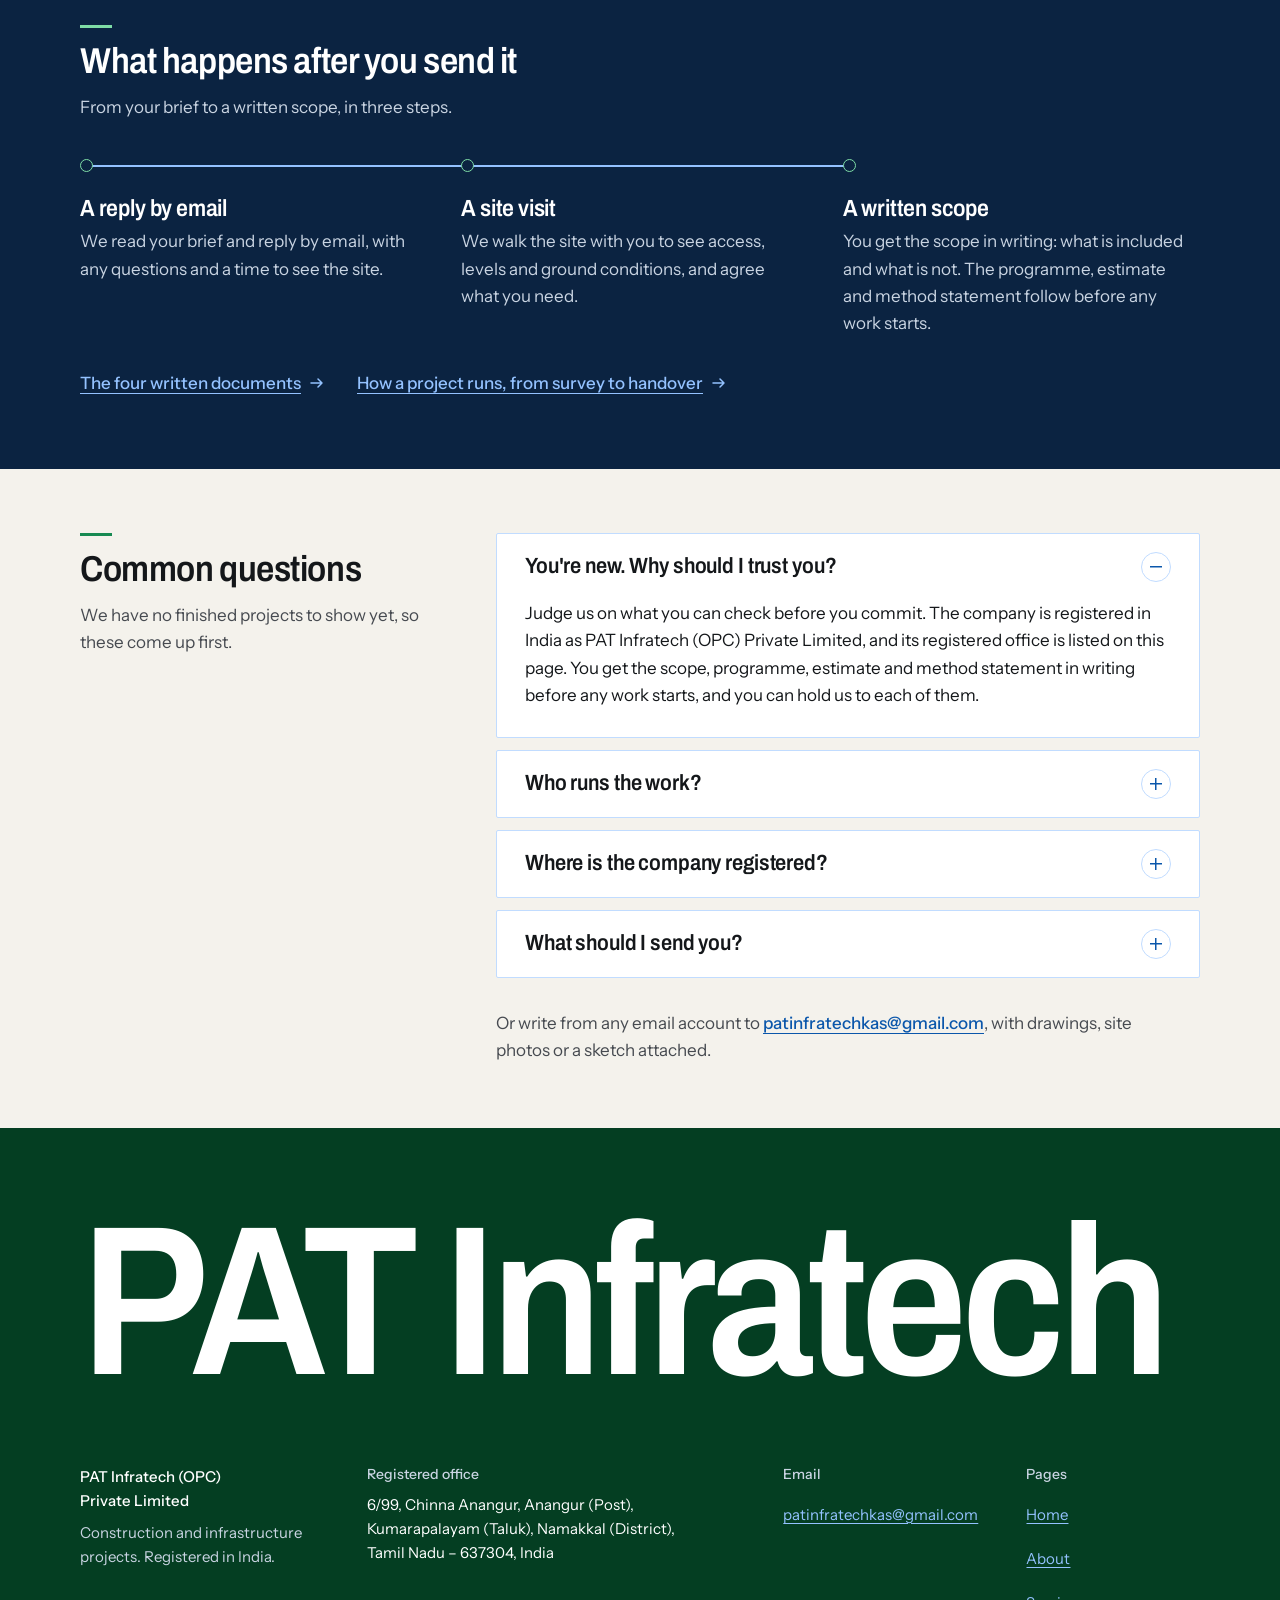
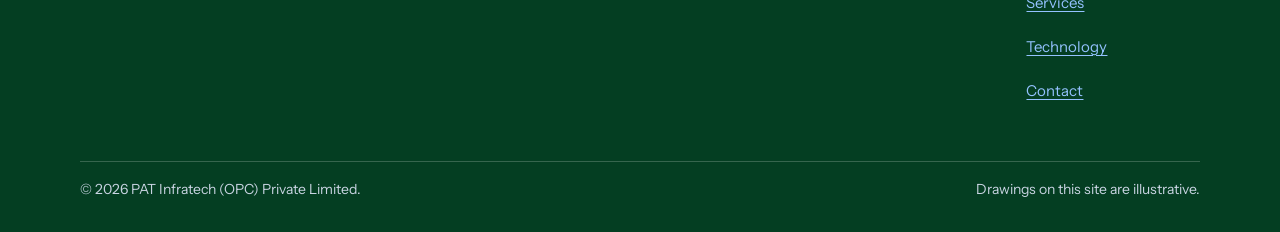
<file: contact.html>
<!DOCTYPE html>
<html lang="en">
<head>
<meta charset="utf-8">
<meta name="viewport" content="width=device-width, initial-scale=1">
<title>Contact | PAT Infratech</title>
<meta name="description" content="Email PAT Infratech or send a project brief for a construction or infrastructure project, with drawings, a sketch or only the site location.">
<link rel="canonical" href="https://patinfratech.com/contact.html">
<meta property="og:type" content="website">
<meta property="og:site_name" content="PAT Infratech">
<meta property="og:locale" content="en_IN">
<meta property="og:title" content="Contact | PAT Infratech">
<meta property="og:description" content="Email PAT Infratech or send a project brief for a construction or infrastructure project, with drawings, a sketch or only the site location.">
<meta property="og:url" content="https://patinfratech.com/contact.html">
<meta name="theme-color" content="#F4F2EC">
<link rel="icon" href="assets/favicon.svg?v=2" type="image/svg+xml">
<link rel="preconnect" href="https://fonts.googleapis.com">
<link rel="preconnect" href="https://fonts.gstatic.com" crossorigin>
<link rel="stylesheet" href="https://fonts.googleapis.com/css2?family=Archivo:wdth,wght@87.5,600&amp;family=Instrument+Sans:wght@400;500&amp;display=swap">
<link rel="stylesheet" href="css/style.css?v=4">
<script>document.documentElement.classList.add("js-early")</script>
<script src="js/main.js?v=4" defer></script>
<link rel="stylesheet" href="css/contact.css?v=4">
</head>
<body>
<a class="skip" href="#main">Skip to content</a>
<header class="site-header">
  <div class="wrap bar">
    <a class="brand" href="index.html" aria-label="PAT Infratech, home">
      <span class="logo-slot">
        <svg class="logo-mark" viewBox="0 0 100 128" aria-hidden="true" focusable="false">
          <polygon points="50,58 94,80 50,102 6,80" fill="currentColor" fill-opacity=".3"/>
          <polygon points="6,80 50,102 50,126 6,104" fill="currentColor"/>
          <polygon points="94,80 50,102 50,126 94,104" fill="currentColor" fill-opacity=".62"/>
          <polygon points="50,22 72,33 50,44 28,33" fill="currentColor" fill-opacity=".3"/>
          <polygon points="28,33 50,44 50,80 28,69" fill="currentColor"/>
          <polygon points="72,33 50,44 50,80 72,69" fill="currentColor" fill-opacity=".62"/>
          <circle class="logo-dot" cx="50" cy="11" r="6.5" fill="#F8F7F4" stroke="#D2461E" stroke-width="5"/>
        </svg>
      </span>
      <span class="wordmark">PAT Infratech</span>
    </a>
    <button class="nav-toggle" id="nav-toggle" type="button" aria-expanded="false" aria-controls="site-nav">
      <span class="nav-toggle-icon" aria-hidden="true"></span>
      <span>Menu</span>
    </button>
    <nav id="site-nav" class="site-nav" aria-label="Main">
      <ul>
        <li><a href="index.html">Home</a></li>
        <li><a href="about.html">About</a></li>
        <li><a href="services.html">Services</a></li>
        <li><a href="technology.html">Technology</a></li>
        <li><a href="contact.html" aria-current="page">Contact</a></li>
      </ul>
      <a class="btn btn--primary" href="contact.html">Send a project brief</a>
    </nav>
  </div>
</header>
<main id="main">

  <section class="v-hero c-hero" aria-labelledby="hero-h">
    <div class="wrap c-head">
      <p class="v-eyebrow">Contact PAT Infratech</p>
      <h1 class="v-hero__title c-title" id="hero-h">Send a project brief or an email</h1>
    </div>
  </section>

  <section class="v-sec c-contact" id="brief" aria-label="Contact routes and project brief">
    <div class="wrap c-grid">
      <div class="c-side">
        <p class="lead">Your name, the site location and a few lines about the work are enough. The form opens your own email app; nothing is sent until you press send there.</p>
        <div class="contact-methods c-routes">
          <div class="method">
            <h2 class="label">Email</h2>
            <p><a class="email" href="mailto:patinfratechkas@gmail.com">patinfratechkas@gmail.com</a></p>
            <p class="method-actions">
              <button type="button" class="copy-btn" data-copy="patinfratechkas@gmail.com">Copy address</button>
              <span class="copy-status" role="status"></span>
            </p>
          </div>
          <div class="method">
            <h2 class="label">Registered office</h2>
            <p class="method-name">PAT Infratech (OPC) Private Limited</p>
            <address>6/99, Chinna Anangur, Anangur (Post),<br>Kumarapalayam (Taluk), Namakkal (District),<br>Tamil Nadu &ndash; 637304, India</address>
          </div>
        </div>
        <!-- Call and WhatsApp: main.js adds them here once PHONE_NUMBER or WHATSAPP_NUMBER is set. -->
        <div class="actions c-quick" data-contact-actions></div>
        <nav class="v-jump c-jump" aria-label="On this page">
          <ul>
            <li><a href="#help-h">What helps us quote</a></li>
            <li><a href="#after-h">What happens after you send it</a></li>
            <li><a href="#qa-h">Common questions</a></li>
          </ul>
        </nav>
      </div>

      <div class="c-brief v-panel">
        <div class="c-brief__head">
          <h2 class="v-item__name" id="brief-h">Project brief</h2>
          <p>Fields marked optional can wait.</p>
        </div>
        <form id="enquiry" class="form" action="mailto:patinfratechkas@gmail.com" method="post" enctype="text/plain">
          <div class="error-summary" role="group" aria-labelledby="enquiry-errors-title" hidden tabindex="-1"><h2 id="enquiry-errors-title">Check the fields marked below</h2><ul></ul></div>

          <div class="field">
            <label for="f-name">Your name</label>
            <input id="f-name" name="name" type="text" autocomplete="name" required data-error="Enter your name, so we know who to reply to.">
          </div>
          <div class="field">
            <label for="f-org">Company or organisation <span class="opt">(optional)</span></label>
            <input id="f-org" name="organisation" type="text" autocomplete="organization">
          </div>
          <div class="field">
            <label for="f-phone">Phone <span class="opt">(optional)</span></label>
            <input id="f-phone" name="phone" type="tel" autocomplete="tel">
          </div>
          <div class="field">
            <label for="f-type">Type of project <span class="opt">(optional)</span></label>
            <select id="f-type" name="type">
              <option value="">Select one</option>
              <option value="industrial">Industrial buildings</option>
              <option value="datacentres">Data centres</option>
              <option value="residential">Residential</option>
              <option value="commercial">Commercial</option>
              <option value="development">Land and site development</option>
              <option value="roads">Roads and highways</option>
              <option value="bridges">Bridges</option>
              <option value="tunnels">Tunnels and underground works</option>
              <option value="civil">General civil works</option>
              <option value="other">Other</option>
            </select>
          </div>
          <div class="field field--wide">
            <label for="f-loc">Site location <span class="opt">(optional)</span></label>
            <input id="f-loc" name="location" type="text" aria-describedby="f-loc-hint">
            <p class="hint" id="f-loc-hint">Town or city, and country. A survey number or a map pin also helps.</p>
          </div>
          <div class="field field--wide">
            <label for="f-msg">Project description</label>
            <textarea id="f-msg" name="message" rows="6" required data-error="Add a few lines about the project: what it is and roughly how big." aria-describedby="f-msg-hint"></textarea>
            <p class="hint" id="f-msg-hint">What it is, roughly how big, and what you already have, such as drawings or a plot survey.</p>
          </div>

          <div class="form-foot">
            <button class="btn btn--primary" type="submit" name="send" value="email">Send by email</button>
            <button class="btn btn--ghost" type="submit" name="send" value="whatsapp" hidden>Send on WhatsApp</button>
            <p class="form-note" id="form-helper">This opens your own email app with your details filled in. Nothing is sent until you press send there.</p>
            <p class="form-note form-address"><span>Your brief goes to <a href="mailto:patinfratechkas@gmail.com">patinfratechkas@gmail.com</a>.</span> <button type="button" class="copy-btn" data-copy="patinfratechkas@gmail.com">Copy address</button> <span class="copy-status" role="status"></span></p>
            <p id="form-status" class="form-note" role="status"></p>
          </div>
        </form>
      </div>
    </div>
  </section>

  <section class="v-sec v-sec--tint-green c-help" aria-labelledby="help-h">
    <div class="wrap">
      <div class="v-head">
        <h2 class="v-title" id="help-h">What helps us quote</h2>
        <p>Send any of these you already have. None of them is needed before you write.</p>
      </div>
      <ul class="v-cols v-cols--4 v-cols--marked">
        <li>
          <h3 class="v-cols__name">Drawings</h3>
          <p>Plans or sketches with dimensions, in any format. Attach them to the email when it opens.</p>
        </li>
        <li>
          <h3 class="v-cols__name">Site location</h3>
          <p>The town or city and country, a survey number or a map pin, and how large vehicles reach the site.</p>
        </li>
        <li>
          <h3 class="v-cols__name">Target date</h3>
          <p>When you want work to start, and when you need to move in or open.</p>
        </li>
        <li>
          <h3 class="v-cols__name">Budget range</h3>
          <p>A range is enough. It tells us whether to price one full scope or a few options.</p>
        </li>
      </ul>
    </div>
  </section>

  <section class="v-sec v-sec--ink" id="after" aria-labelledby="after-h">
    <div class="wrap">
      <div class="v-head">
        <h2 class="v-title" id="after-h">What happens after you send it</h2>
        <p>From your brief to a written scope, in three steps.</p>
      </div>
      <ol class="v-steps">
        <li>
          <h3 class="v-step__name">A reply by email</h3>
          <p>We read your brief and reply by email, with any questions and a time to see the site.</p>
        </li>
        <li>
          <h3 class="v-step__name">A site visit</h3>
          <p>We walk the site with you to see access, levels and ground conditions, and agree what you need.</p>
        </li>
        <li>
          <h3 class="v-step__name">A written scope</h3>
          <p>You get the scope in writing: what is included and what is not. The programme, estimate and method statement follow before any work starts.</p>
        </li>
      </ol>
      <p class="v-links">
        <a class="v-link" href="index.html#documents">The four written documents <svg class="arrow" viewBox="0 0 16 16" aria-hidden="true" focusable="false"><path d="M2 8h11M9 4l4 4-4 4"/></svg></a>
        <a class="v-link" href="services.html#stages-h">How a project runs, from survey to handover <svg class="arrow" viewBox="0 0 16 16" aria-hidden="true" focusable="false"><path d="M2 8h11M9 4l4 4-4 4"/></svg></a>
      </p>
    </div>
  </section>

  <section class="v-sec c-faq" id="questions" aria-labelledby="qa-h">
    <div class="wrap c-faq__grid">
      <div class="v-head c-faq__head">
        <h2 class="v-title" id="qa-h">Common questions</h2>
        <p>We have no finished projects to show yet, so these come up first.</p>
      </div>
      <div class="c-faq__body">
        <div class="c-qa">
          <details open>
            <summary>You're new. Why should I trust you?</summary>
            <div>
              <p>Judge us on what you can check before you commit. The company is registered in India as PAT Infratech (OPC) Private Limited, and its registered office is listed on this page. You get the scope, programme, estimate and method statement in writing before any work starts, and you can hold us to each of them.</p>
            </div>
          </details>
          <details>
            <summary>Who runs the work?</summary>
            <div>
              <p>PAT Infratech (OPC) Private Limited, a One Person Company, runs the work from the first site visit to handover, to the four written documents you agree before it starts.</p>
            </div>
          </details>
          <details>
            <summary>Where is the company registered?</summary>
            <div>
              <p>PAT Infratech is registered in India. Its registered office is:</p>
              <address>6/99, Chinna Anangur, Anangur (Post),<br>Kumarapalayam (Taluk), Namakkal (District),<br>Tamil Nadu &ndash; 637304, India</address>
              <p>Send the site location with your brief and we will tell you plainly whether we can take the work on.</p>
            </div>
          </details>
          <details>
            <summary>What should I send you?</summary>
            <div>
              <p>Whatever you have: drawings or a sketch, the site location, the date you need it by and a budget range. A rough brief is enough to start; we will ask for the rest.</p>
            </div>
          </details>
        </div>
        <p class="c-end">Or write from any email account to <a href="mailto:patinfratechkas@gmail.com">patinfratechkas@gmail.com</a>, with drawings, site photos or a sketch attached.</p>
      </div>
    </div>
  </section>
</main>
<footer class="site-footer">
  <div class="wrap">
    <p class="footer-wordmark" aria-hidden="true">PAT Infratech</p>
    <div class="footer-grid">
      <div class="footer-col">
        <p class="footer-name">PAT Infratech (OPC) Private Limited</p>
        <p class="muted">Construction and infrastructure projects. Registered in India.</p>
        <!-- CIN: add when supplied, e.g. <p class="muted">CIN ...</p> -->
        <!-- GSTIN: add when supplied, e.g. <p class="muted">GSTIN ...</p> -->
      </div>
      <div class="footer-col">
        <h2 class="label">Registered office</h2>
        <address>6/99, Chinna Anangur, Anangur (Post),<br>Kumarapalayam (Taluk), Namakkal (District),<br>Tamil Nadu &ndash; 637304, India</address>
      </div>
      <div class="footer-col">
        <h2 class="label">Email</h2>
        <p><a class="footer-email" href="mailto:patinfratechkas@gmail.com">patinfratechkas@gmail.com</a></p>
      </div>
      <nav class="footer-col" aria-label="Footer">
        <h2 class="label">Pages</h2>
        <ul>
          <li><a href="index.html">Home</a></li>
          <li><a href="about.html">About</a></li>
          <li><a href="services.html">Services</a></li>
          <li><a href="technology.html">Technology</a></li>
          <li><a href="contact.html">Contact</a></li>
        </ul>
      </nav>
    </div>
    <div class="footer-base">
      <p>&copy; <span id="year">2026</span> PAT Infratech (OPC) Private Limited.</p>
      <p>Drawings on this site are illustrative.</p>
    </div>
  </div>
</footer>
</body>
</html>
</file>
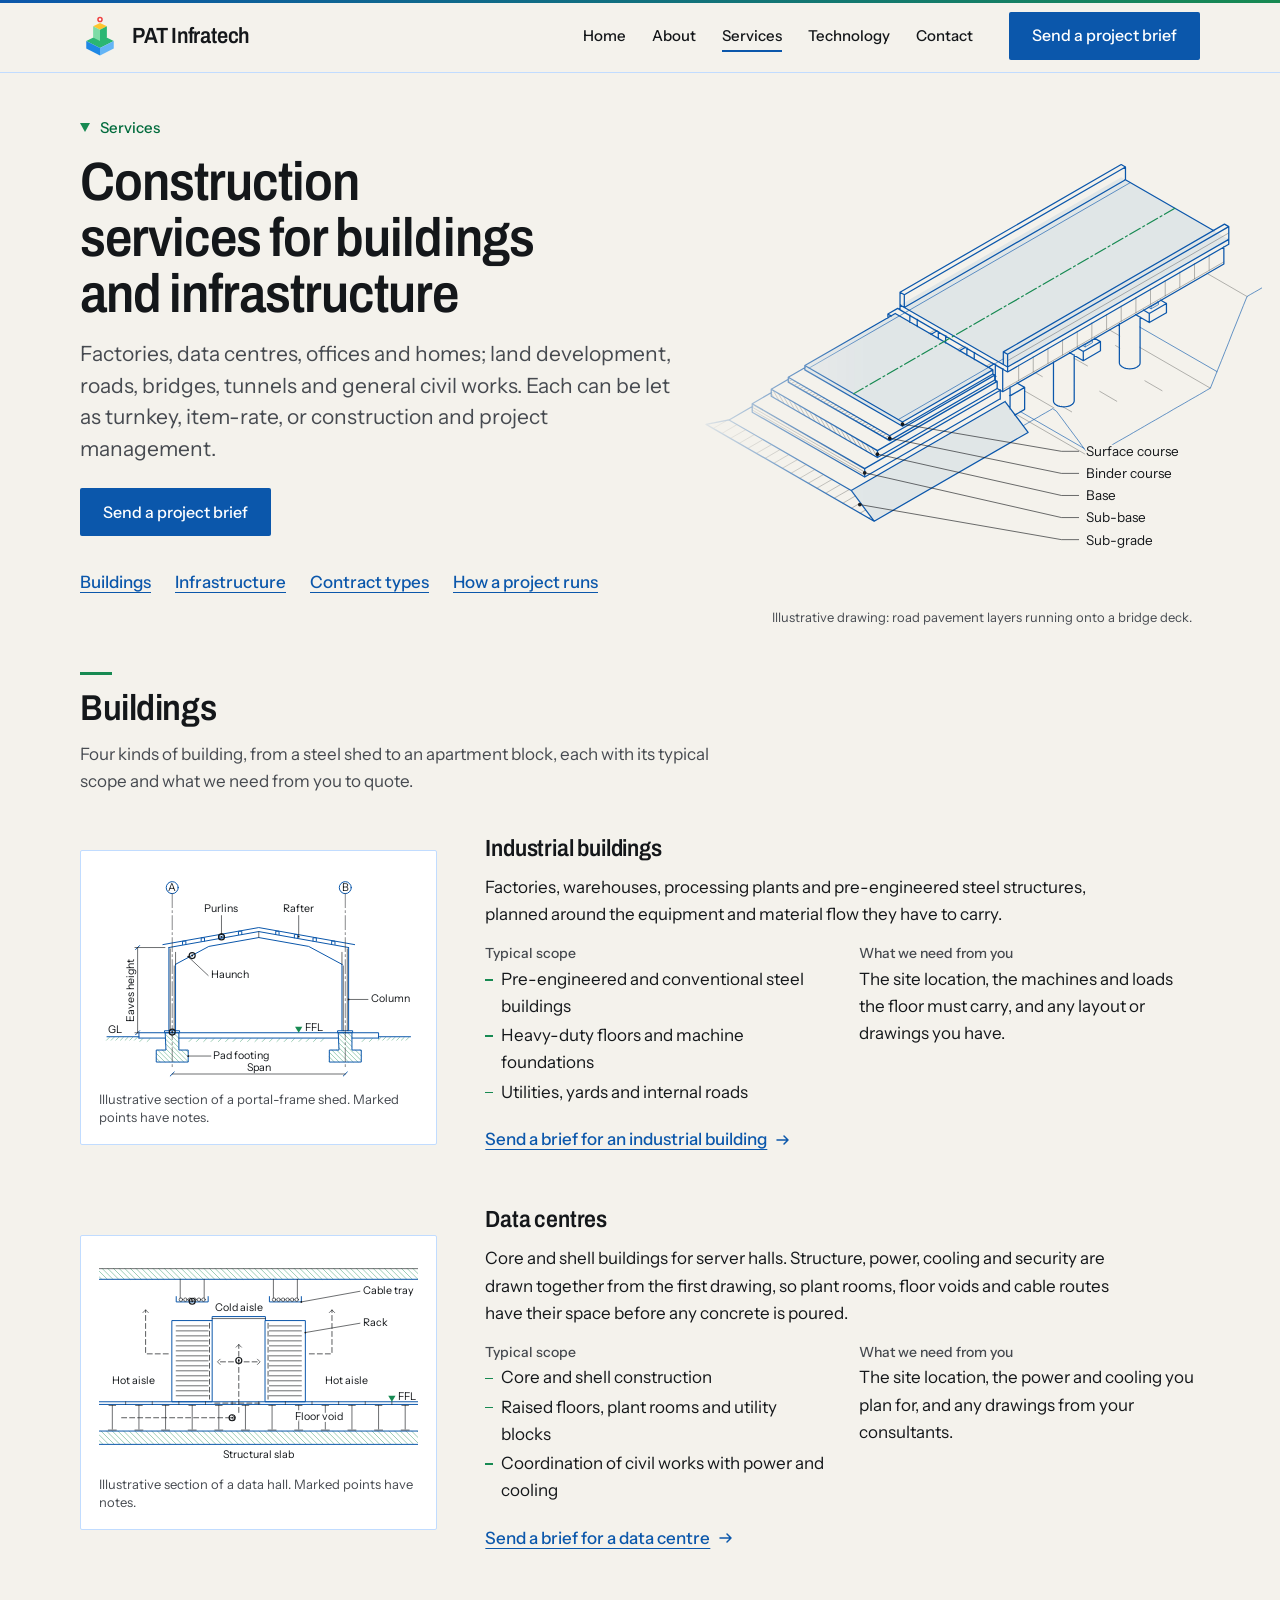
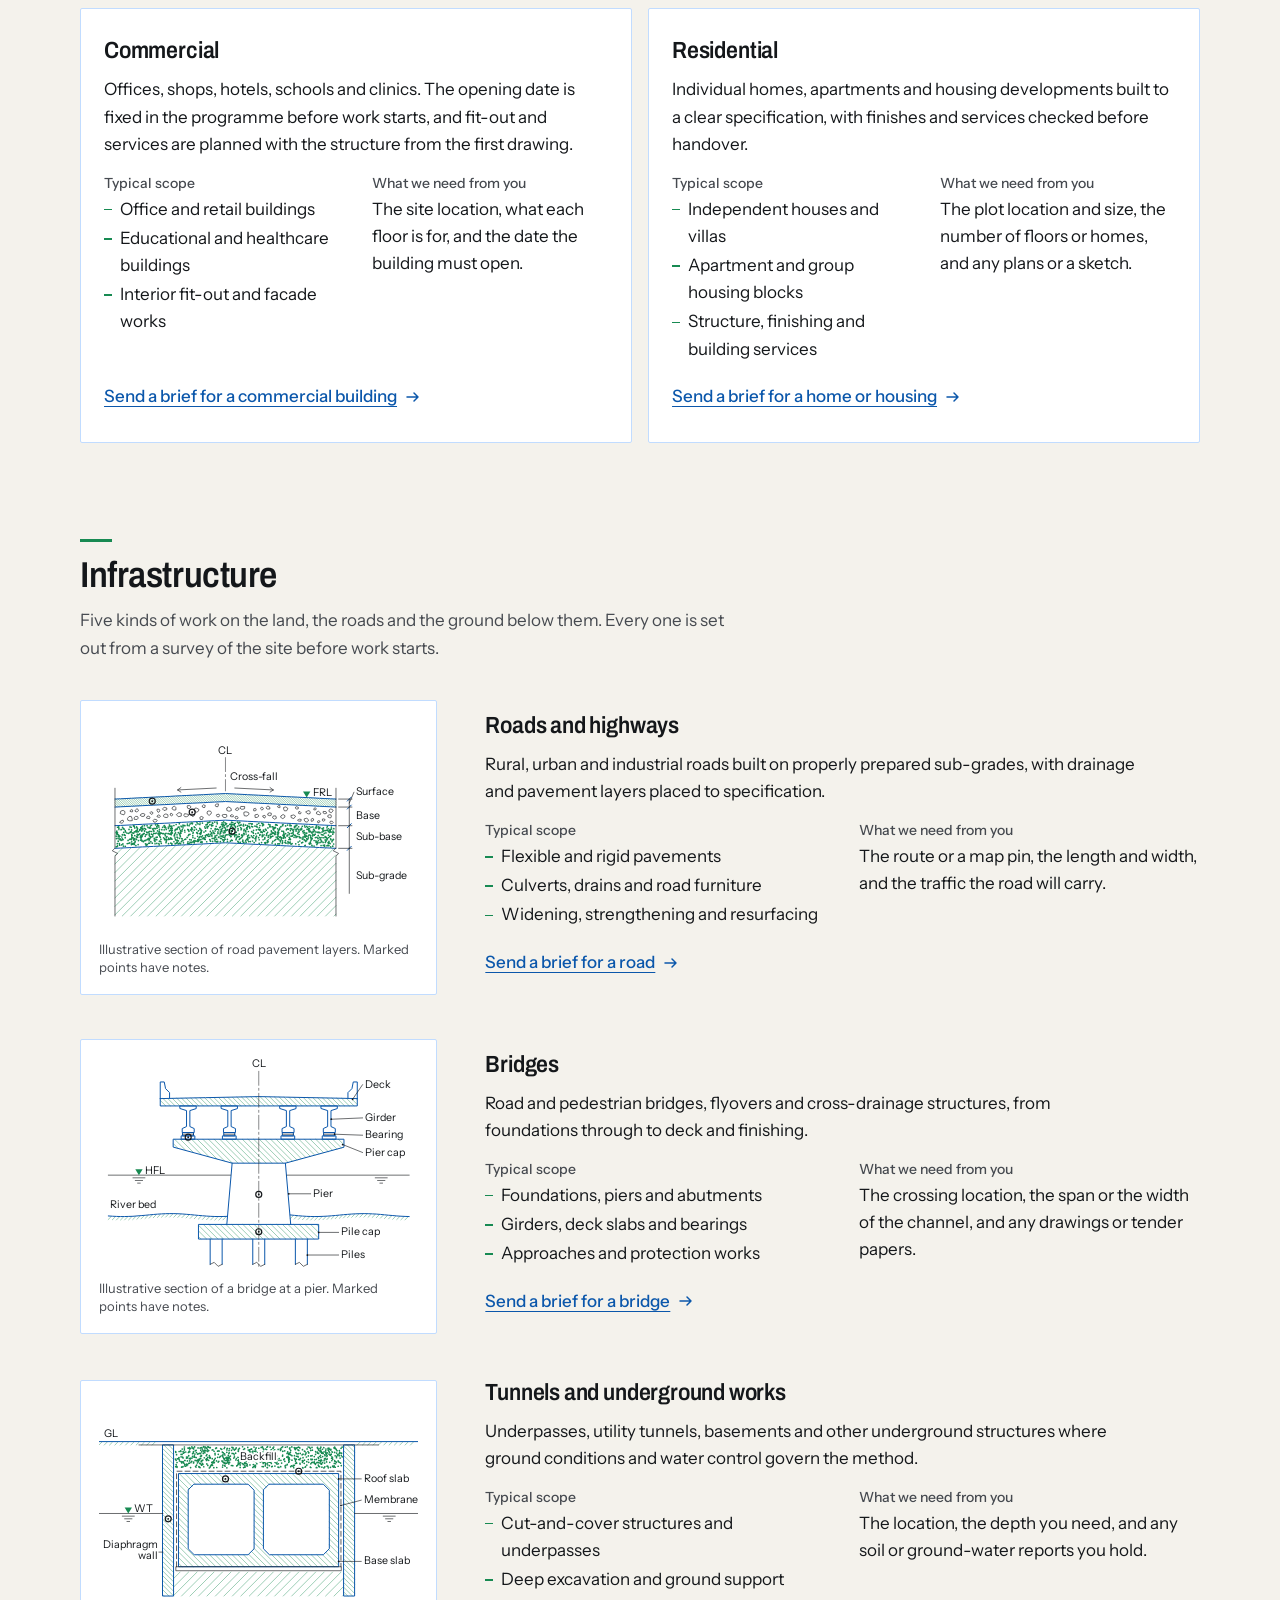
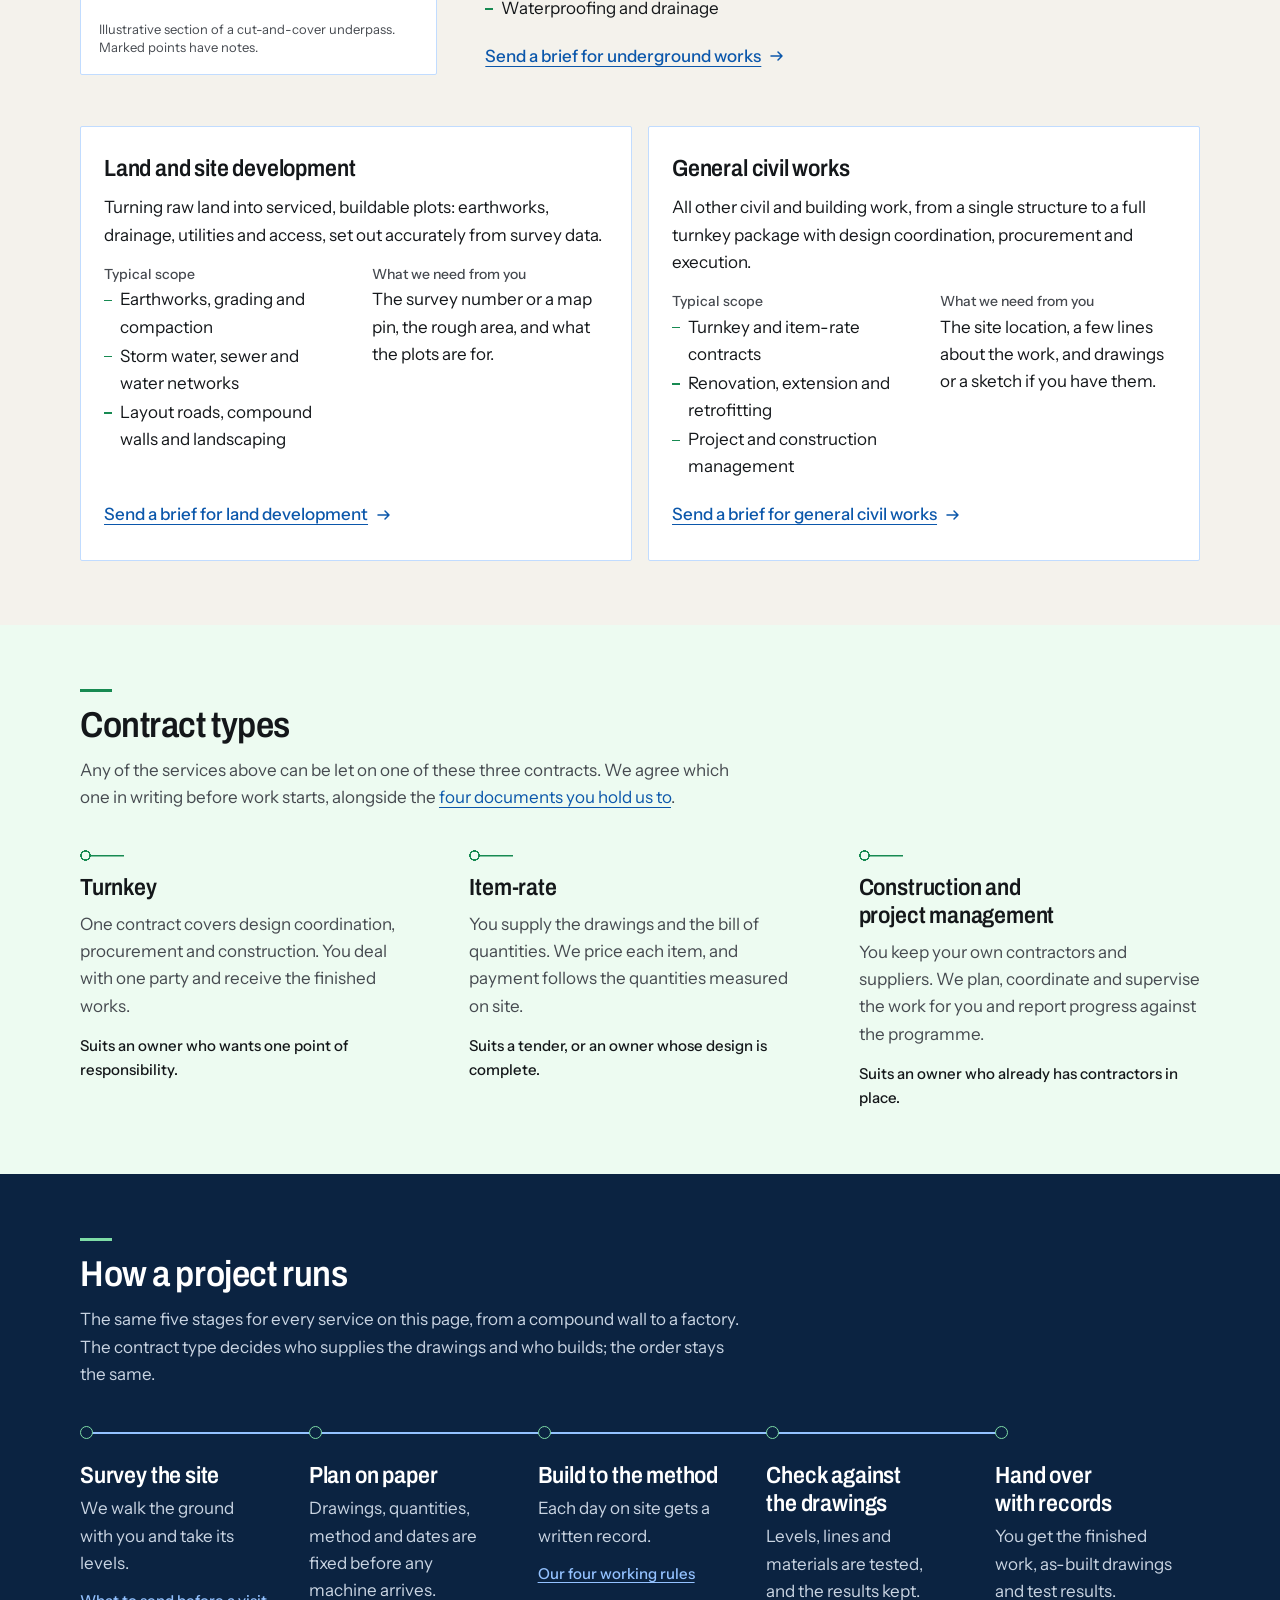
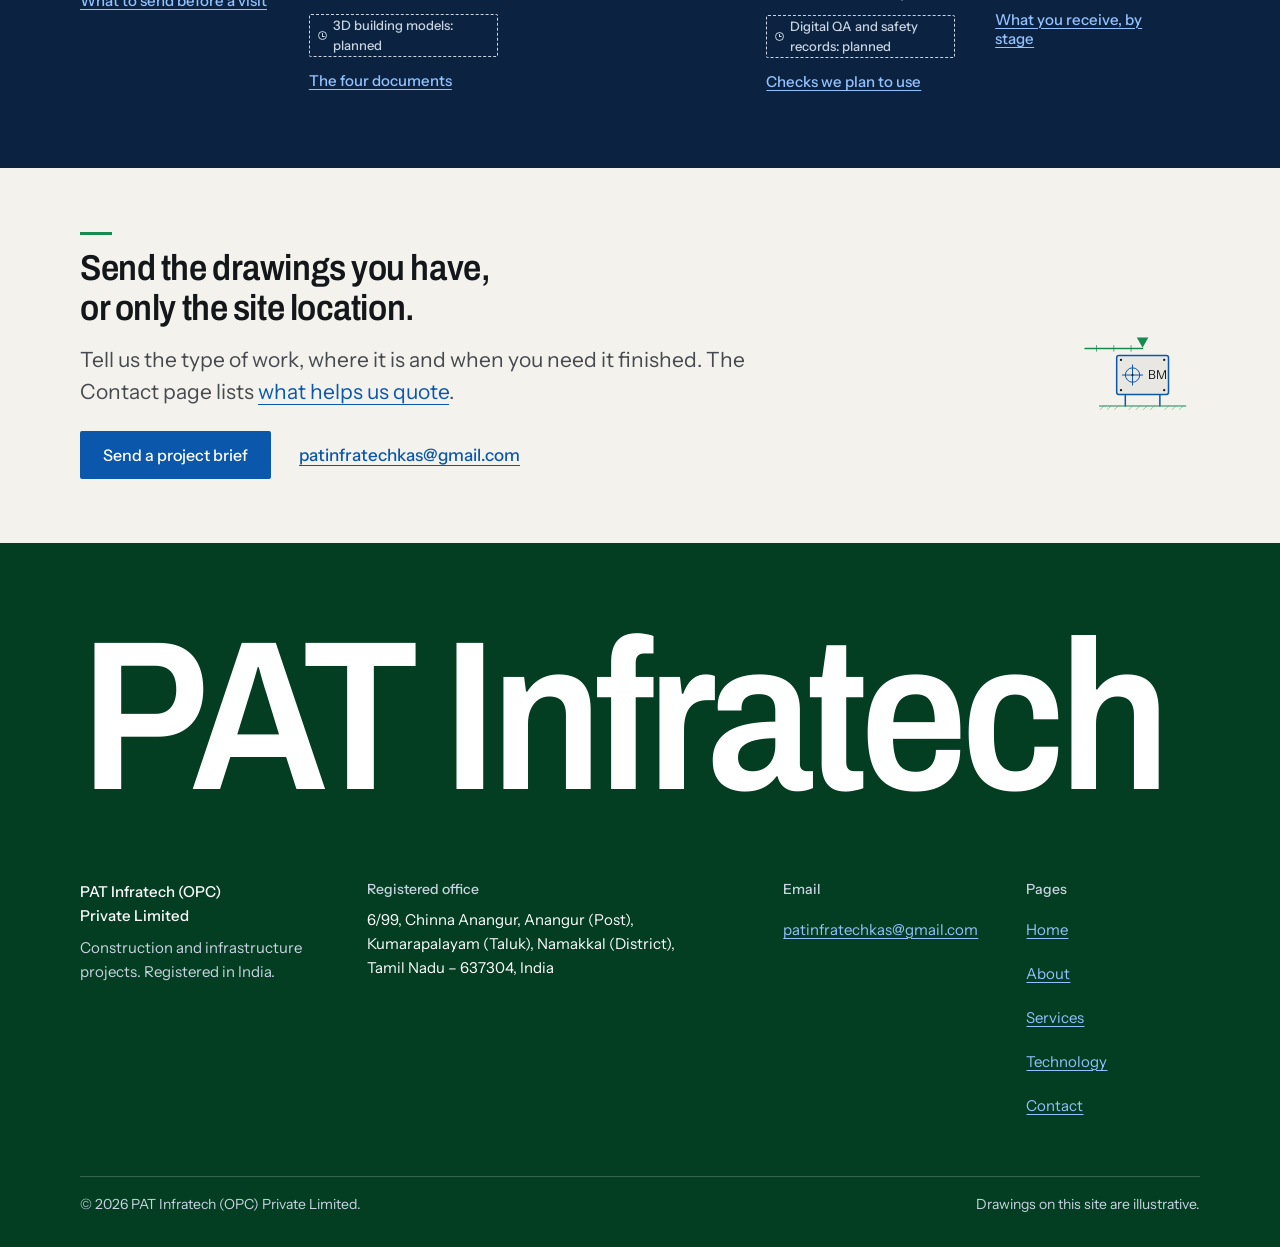
<file: services.html>
<!DOCTYPE html>
<html lang="en">
<head>
<meta charset="utf-8">
<meta name="viewport" content="width=device-width, initial-scale=1">
<title>Services | PAT Infratech</title>
<meta name="description" content="Industrial buildings, data centres, commercial and residential work, land development, roads, bridges and tunnels: what PAT Infratech builds, and on which contracts.">
<link rel="canonical" href="https://patinfratech.com/services.html">
<meta property="og:type" content="website">
<meta property="og:site_name" content="PAT Infratech">
<meta property="og:locale" content="en_IN">
<meta property="og:title" content="Services | PAT Infratech">
<meta property="og:description" content="Industrial buildings, data centres, commercial and residential work, land development, roads, bridges and tunnels: what PAT Infratech builds, and on which contracts.">
<meta property="og:url" content="https://patinfratech.com/services.html">
<meta name="theme-color" content="#F4F2EC">
<link rel="icon" href="assets/favicon.svg?v=2" type="image/svg+xml">
<link rel="preconnect" href="https://fonts.googleapis.com">
<link rel="preconnect" href="https://fonts.gstatic.com" crossorigin>
<link rel="stylesheet" href="https://fonts.googleapis.com/css2?family=Archivo:wdth,wght@87.5,600&amp;family=Instrument+Sans:wght@400;500&amp;display=swap">
<link rel="stylesheet" href="css/style.css?v=4">
<script>document.documentElement.classList.add("js-early")</script>
<script src="js/main.js?v=4" defer></script>
<link rel="stylesheet" href="css/services.css?v=4">
</head>
<body>
<a class="skip" href="#main">Skip to content</a>
<header class="site-header">
  <div class="wrap bar">
    <a class="brand" href="index.html" aria-label="PAT Infratech, home">
      <span class="logo-slot">
        <svg class="logo-mark" viewBox="0 0 100 128" aria-hidden="true" focusable="false">
          <polygon points="50,58 94,80 50,102 6,80" fill="currentColor" fill-opacity=".3"/>
          <polygon points="6,80 50,102 50,126 6,104" fill="currentColor"/>
          <polygon points="94,80 50,102 50,126 94,104" fill="currentColor" fill-opacity=".62"/>
          <polygon points="50,22 72,33 50,44 28,33" fill="currentColor" fill-opacity=".3"/>
          <polygon points="28,33 50,44 50,80 28,69" fill="currentColor"/>
          <polygon points="72,33 50,44 50,80 72,69" fill="currentColor" fill-opacity=".62"/>
          <circle class="logo-dot" cx="50" cy="11" r="6.5" fill="#F8F7F4" stroke="#D2461E" stroke-width="5"/>
        </svg>
      </span>
      <span class="wordmark">PAT Infratech</span>
    </a>
    <button class="nav-toggle" id="nav-toggle" type="button" aria-expanded="false" aria-controls="site-nav">
      <span class="nav-toggle-icon" aria-hidden="true"></span>
      <span>Menu</span>
    </button>
    <nav id="site-nav" class="site-nav" aria-label="Main">
      <ul>
        <li><a href="index.html">Home</a></li>
        <li><a href="about.html">About</a></li>
        <li><a href="services.html" aria-current="page">Services</a></li>
        <li><a href="technology.html">Technology</a></li>
        <li><a href="contact.html">Contact</a></li>
      </ul>
      <a class="btn btn--primary" href="contact.html">Send a project brief</a>
    </nav>
  </div>
</header>
<main id="main">
  <section class="v-hero" aria-labelledby="hero-h">
    <div class="wrap v-hero__copy">
      <p class="v-eyebrow">Services</p>
      <h1 class="v-hero__title" id="hero-h">Construction services for buildings and infrastructure</h1>
      <p class="lead">Factories, data centres, offices and homes; land development, roads, bridges, tunnels and general civil works. Each can be let as turnkey, item-rate, or construction and project management.</p>
      <div class="actions">
        <a class="btn btn--primary" href="contact.html">Send a project brief</a>
      </div>
      <nav class="v-jump" aria-label="On this page">
        <ul>
          <li><a href="#buildings-h">Buildings</a></li>
          <li><a href="#infrastructure-h">Infrastructure</a></li>
          <li><a href="#contracts">Contract types</a></li>
          <li><a href="#stages-h">How a project runs</a></li>
        </ul>
      </nav>
    </div>
    <figure class="v-hero__art">
<svg class="v-hero__svg" data-draw="hero" viewBox="0 0 480 360" aria-hidden="true" focusable="false" fill="none" stroke="currentColor" stroke-width="1" stroke-linecap="round" stroke-linejoin="round" font-family="inherit" font-size="12">
  <g fill="currentColor" fill-opacity=".05" stroke="none"><path vector-effect="non-scaling-stroke" d="M350.7 38.6L438.4 89.2L258.1 193.3L170.4 142.7ZM256.1 221.4L130.6 293.9L149.3 319L274.8 246.6ZM92.8 195.6L172.4 241.6L172.4 238.1L92.8 192.1ZM92.8 195.6L172.4 241.6L172.4 238.1L92.8 192.1ZM92.8 195.6L172.4 241.6L172.4 238.1L92.8 192.1ZM166.5 149.6L246.1 195.6L172.4 238.1L92.8 192.1Z"/></g>
  <g stroke-opacity=".3"><path vector-effect="non-scaling-stroke" d="M271.7 212.6L295.9 226.6M264.7 231.6L325.8 266.9M340.9 162.9L349.6 167.9M365.8 177.2L423.4 210.5M420.6 116.9L453.3 135.8M346.1 175.8L349.6 177.8M370 204.5L384 212.6M312 186L323.2 192.4M333.2 213.1L347.1 221.2M280.5 197.7L286.4 201.1M302.3 225.2L310.3 229.8M199.2 162.9L194 165.9M222.4 176.3L217.2 179.2M245.7 189.7L240.5 192.7M434.4 107.6L254.1 211.7M422.4 114.5L422.4 102M410.5 121.4L410.5 108.9M398.5 128.3L398.5 115.8M386.6 135.2L386.6 122.7M374.6 142.1L374.6 129.6M362.7 149L362.7 136.5M350.7 155.9L350.7 143.4M338.8 162.8L338.8 150.3M326.8 169.7L326.8 157.2M314.9 176.6L314.9 164.1M302.9 183.5L302.9 171M291 190.4L291 177.9M279 197.3L279 184.8M267.1 204.2L267.1 191.7M144.9 316.5L146.7 315.5M137.9 312.4L142.4 309.8M130.8 308.4L138.2 304.1M123.8 304.3L134 298.4M116.7 300.2L129.2 293.1M109.7 296.2L122.1 289M102.6 292.1L115.1 284.9M95.6 288L108.1 280.9M88.6 284L101 276.8M81.5 279.9L94 272.7M74.5 275.8L86.9 268.7M67.4 271.8L79.9 264.6M60.4 267.7L72.8 260.5M53.4 263.6L65.8 256.5M46.3 259.6L58.8 252.4M39.3 255.5L51.7 248.3M32.2 251.4L44.7 244.3M25.2 247.4L37.6 240.2M18.1 243.3L29.7 236.6M49.9 228.3L141.6 281.2M49.9 226L141.6 278.9M49.9 223.7L141.6 276.6M65.4 214.5L67.6 218.4M66.9 212.2L71.9 220.9M71.1 214.7L76.1 223.3M75.3 217.1L80.3 225.7M79.6 219.6L84.5 228.2M83.8 222L88.8 230.6M88 224.4L93 233.1M92.2 226.9L97.2 235.5M96.5 229.3L101.4 237.9M100.7 231.7L105.7 240.4M104.9 234.2L109.9 242.8M109.1 236.6L114.1 245.3M113.4 239.1L118.3 247.7M117.6 241.5L122.6 250.1M121.8 243.9L126.8 252.6M126 246.4L131 255M130.3 248.8L135.2 257.5M134.5 251.3L139.5 259.9M138.7 253.7L143.7 262.3M142.9 256.1L147.9 264.8M147.2 258.6L152 267M151.4 261L152 262.1M160.5 252.5L162 251.7M158.1 251.1L161.6 249.1M155.7 249.7L159.2 247.7M153.4 248.4L156.8 246.3M151 247L154.4 245M148.6 245.6L152.1 243.6M146.2 244.2L149.7 242.2M143.8 242.8L147.3 240.8M141.4 241.4L144.9 239.4M139 240.1L142.5 238M136.6 238.7L140.1 236.7M134.2 237.3L137.7 235.3M131.8 235.9L135.3 233.9M129.4 234.5L132.9 232.5M127 233.2L130.5 231.1M124.6 231.8L128.1 229.8M122.2 230.4L125.7 228.4M119.8 229L123.3 227M117.4 227.6L120.9 225.6M115 226.2L118.5 224.2M112.7 224.9L116.1 222.8M110.3 223.5L113.7 221.5M107.9 222.1L111.3 220.1M105.5 220.7L109 218.7M103.1 219.3L106.6 217.3M100.7 217.9L104.2 215.9M98.3 216.6L101.8 214.5M95.9 215.2L99.4 213.2M93.5 213.8L97 211.8M91.1 212.4L94.6 210.4M88.7 211L92.2 209M86.3 209.6L89.8 207.6M83.9 208.3L87.4 206.3M81.5 206.9L85 204.9M79.3 205.4L82.6 203.5M79.3 202.6L80.2 202.1M438.4 84L258.1 188.1"/></g>
  <g class="draw">
  <g stroke-width="1.25"><path vector-effect="non-scaling-stroke" pathLength="1" d="M366.1 189.8L366 190.8L365.5 191.7L364.7 192.5L363.7 193.3L362.4 193.9L360.9 194.3L359.3 194.6L357.7 194.7L356 194.6L354.4 194.3L353 193.9L351.7 193.3L350.7 192.5L349.9 191.7L349.4 190.8L349.2 189.8M366.1 189.8L366.1 152.3M349.2 189.8L349.2 158M362.3 150.5L373.6 157L387.6 149L387.6 141.5L382.7 138.7M368.8 146.8L373.6 149.6L387.6 141.5M373.6 149.6L373.6 157M312.4 220.8L312.2 221.8L311.7 222.7L310.9 223.6L309.9 224.3L308.6 224.9L307.1 225.4L305.6 225.6L303.9 225.7L302.3 225.6L300.7 225.4L299.2 224.9L297.9 224.3L296.9 223.6L296.1 222.7L295.6 221.8L295.5 220.8M312.4 220.8L312.4 183.3M295.5 220.8L295.5 189.1M308.5 181.5L319.8 188.1L333.8 180L333.8 172.6L328.9 169.8M315 177.8L319.8 180.6L333.8 172.6M319.8 180.6L319.8 188.1M263.9 232.5L272 227.8L272 209.9L265.7 206.3M259.7 216.6L260.1 216.8L272 209.9M260.1 216.8L260.1 227.4M260.1 227.4L260.1 209.5M248.5 191.7L246.5 190.6M225.3 178.3L223.2 177.1M202 164.9L200 163.7M178.8 151.5L168.5 145.5L160.5 150.1L160.5 153.4M160.5 150.1L163.3 151.8M247.3 200.2L248.5 200.9M252.1 211.8L252.1 219.5M195.5 166.7L200.7 163.7M178.8 151.1L178.4 151.3L178.4 156.9M178.4 151.3L184.4 154.7L184.7 154.5M184.4 154.7L184.4 160.3M218.7 180.1L223.9 177.1M202 164.5L201.6 164.7L201.6 170.3M201.6 164.7L207.6 168.1L207.9 167.9M207.6 168.1L207.6 173.7M242 193.6L247.2 190.6M225.3 177.9L224.9 178.1L224.9 183.7M224.9 178.1L230.9 181.6L231.3 181.4M230.9 181.6L230.9 187.2M249.3 210.6L254.1 213.4L434.4 109.3L434.4 95.1M248.5 191.3L248.1 191.5L248.1 204.6M248.1 191.5L254.1 195L254.5 194.8M254.1 195L254.1 213.4M170.4 146.7L258.1 197.3L438.4 93.2L438.4 89.2L438 89M426.3 82.2L353.8 40.4M170.8 142.4L170.4 142.7L170.4 146.7M170.4 142.7L258.1 193.3L438.4 89.2M258.1 193.3L258.1 197.3M170.4 142.7L173.9 144.7L354.2 40.6L354.2 30.2L350.7 28.2L170.4 132.3L170.4 142.7M170.4 132.3L173.9 134.3L354.2 30.2M173.9 134.3L173.9 144.7M31 236.4L130.6 293.9L149.3 319L12.3 240L31 236.4M50.3 225.2L31 236.4M256.1 221.4L130.6 293.9M274.8 246.6L149.3 319M274.8 246.6L256.1 221.4M49.9 230.1L141.6 283L252.1 219.1L252.1 212.2L249.3 210.6M65.7 214L49.9 223.2L49.9 230.1M49.9 223.2L141.6 276.1L252.1 212.2M141.6 276.1L141.6 283M65.4 217.1L152 267.1L249.6 210.8L249.6 205L247.3 203.7M79.7 203.1L65.4 211.4L65.4 217.1M65.4 211.4L152 261.4L249.6 205M152 261.4L152 267.1M79.3 205.6L162 253.3L247.6 203.9L247.6 199.9L245.8 198.8M93.1 193.6L79.3 201.6L79.3 205.6M79.3 201.6L162 249.3L247.6 199.9M162 249.3L162 253.3M92.8 195.6L172.4 241.6L246.1 199L246.1 195.6L166.5 149.6L92.8 192.1L92.8 195.6M92.8 192.1L172.4 238.1L246.1 195.6M172.4 238.1L172.4 241.6M254.6 191.2L258.1 193.3L438.4 89.2L438.4 78.8L434.9 76.8L254.6 180.9L254.6 191.2M254.6 180.9L258.1 182.9L438.4 78.8M258.1 182.9L258.1 193.3"/></g>
  <g stroke-opacity=".62"><path vector-effect="non-scaling-stroke" pathLength="1" d="M465.2 128.9L462.3 130.6L459.3 132.3L456.3 134L453.3 135.8L450.3 143.2L447.3 150.7L444.3 158.2L441.3 165.6L438.4 173.1L435.4 180.6L432.4 188.1L429.4 195.5L426.4 203L423.4 210.5L420.4 212.2L417.4 214L414.5 215.7L411.5 217.4L408.5 219.1L405.5 220.8L402.5 222.6L399.5 224.3L396.5 226L393.5 227.7L390.5 229.5L387.6 231.2L384.6 232.9L381.6 234.7L378.6 236.4L375.6 238.1L372.6 239.8L369.6 241.6L366.6 243.3L363.7 245L360.7 246.7L357.7 248.5L354.7 250.2L351.7 251.9L348.7 253.6L345.7 255.3L342.7 257.1L339.8 258.8L336.8 260.5L333.8 262.3L330.8 264L327.8 265.7L324.8 265.5L321.8 261.5L318.8 257.5L315.9 253.4L312.9 249.4L309.9 245.4L306.9 241.4L303.9 237.3L300.9 233.3L297.9 229.3L294.9 227.2L292 228.9L289 230.6L286 232.3L283 234.1L280 235.8L277 237.5L274 239.3L271 241M268.3 229.5L320.4 259.6M365.8 160.7L428.8 197M372.8 144.5L375.1 145.8L381.1 142.4L381.1 140.6L380.2 140.1M374.3 143.6L375.1 144.1L381.1 140.6M375.1 144.1L375.1 145.8M319 175.5L321.3 176.9L327.3 173.4L327.3 171.7L326.5 171.2M320.5 174.6L321.3 175.1L327.3 171.7M321.3 175.1L321.3 176.9M358.2 42.9L96.3 194.1M255 186.4L169 236.1"/></g>
  </g>
  <g class="ink-survey" stroke-width="1.25" stroke-dasharray="12 3 2 3"><path vector-effect="non-scaling-stroke" d="M394.5 63.9L132.6 215.1"/></g>
  <g stroke-opacity=".62"><path vector-effect="non-scaling-stroke" d="M172.4 239.8L302 262H316M162 251.3L302 280H316M152 264.3L302 298H316M141.6 279.5L302 316H316M137.6 305.4L302 334H316"/></g>
  <g fill="currentColor" stroke="none"><circle cx="172.4" cy="239.8" r="1.5"/><circle cx="162" cy="251.3" r="1.5"/><circle cx="152" cy="264.3" r="1.5"/><circle cx="141.6" cy="279.5" r="1.5"/><circle cx="137.6" cy="305.4" r="1.5"/></g>
  <g class="lbl-halo" fill="currentColor" stroke="#F4F2EC" stroke-width="3" stroke-linejoin="round" paint-order="stroke"><text x="322" y="266" font-size="11">Surface course</text><text x="322" y="284" font-size="11">Binder course</text><text x="322" y="302" font-size="11">Base</text><text x="322" y="320" font-size="11">Sub-base</text><text x="322" y="338" font-size="11">Sub-grade</text></g>
</svg>
      <figcaption class="v-hero__cap">Illustrative drawing: road pavement layers running onto a bridge deck.</figcaption>
    </figure>
  </section>

  <section class="v-sec svc-group" aria-labelledby="buildings-h">
    <div class="wrap">
      <div class="v-head">
        <h2 class="v-title" id="buildings-h">Buildings</h2>
        <p>Four kinds of building, from a steel shed to an apartment block, each with its typical scope and what we need from you to quote.</p>
      </div>
      <div class="v-rows svc-rows">
        <article class="v-row" id="industrial" aria-labelledby="industrial-h">
          <figure class="v-row__art svc-art">
<svg class="v-art drawing" xmlns="http://www.w3.org/2000/svg" viewBox="0 0 480 320" role="group" aria-label="Cross-section of a steel portal-frame shed: two columns on pad footings, pitched rafters with haunches at the eaves, purlins carrying the roof sheeting, and the floor slab." fill="none" stroke="currentColor" stroke-width="1" stroke-linecap="round" stroke-linejoin="round" font-family="inherit" font-size="13">
  <g class="d-hatch" stroke-opacity=".42">
    <path d="M118.7 246L120 247.3M111.6 246L120 254.4M104.6 246L120 261.4M130.6 272L134 275.4M100 248.5L120 268.5M123.5 272L134 282.5M100 255.6L134 289.6M100 262.6L127.4 290M100 269.7L120.3 290M95.2 272L113.2 290M88.2 272L106.2 290M86 276.9L99.1 290M86 284L92 290M373.3 246L380 252.7M366.2 246L380 259.8M392.2 272L394 273.8M360 246.9L380 266.9M385.1 272L394 280.9M360 253.9L394 287.9M360 261L389 290M360 268.1L381.9 290M356.9 272L374.9 290M349.8 272L367.8 290M346 275.3L360.7 290M346 282.4L353.6 290M346 289.4L346.6 290"/>
    <path d="M15.5 253L11.3 257.2M22.5 253L18.3 257.2M29.5 253L25.3 257.2M36.5 253L32.3 257.2M43.5 253L39.3 257.2M50.5 253L46.3 257.2M57.5 253L53.3 257.2"/>
    <path d="M423.5 253L419.3 257.2M430.5 253L426.3 257.2M437.5 253L433.3 257.2M444.5 253L440.3 257.2M451.5 253L447.3 257.2M458.5 253L454.3 257.2M465.5 253L461.3 257.2"/>
    <path d="M65.5 255L61.3 259.2M76.5 255L72.3 259.2"/>
    <path d="M139.5 255L135.3 259.2M150.5 255L146.3 259.2M161.5 255L157.3 259.2M172.5 255L168.3 259.2M183.5 255L179.3 259.2M194.5 255L190.3 259.2M205.5 255L201.3 259.2M216.5 255L212.3 259.2M227.5 255L223.3 259.2M238.5 255L234.3 259.2M249.5 255L245.3 259.2M260.5 255L256.3 259.2M271.5 255L267.3 259.2M282.5 255L278.3 259.2M293.5 255L289.3 259.2M304.5 255L300.3 259.2M315.5 255L311.3 259.2M326.5 255L322.3 259.2M337.5 255L333.3 259.2"/>
    <path d="M399.5 255L395.3 259.2M410.5 255L406.3 259.2"/>
  </g>
  <g class="d-main">
    <path d="M105 118L240 94L375 118"/>
    <path d="M115 143.2L165 116.3L240 103L315 116.3L365 143.2"/>
    <path d="M105 118L105 243"/>
    <path d="M115 143.2L115 243"/>
    <path d="M375 118L375 243"/>
    <path d="M365 143.2L365 243"/>
    <path d="M99 243L121 243L121 246L99 246Z"/>
    <path d="M359 243L381 243L381 246L359 246Z"/>
    <path d="M96 113.6L240 88L384 113.6"/>
    <path d="M125.5 113.4L125.5 108.4L130.5 108.4L130.5 113.4M153.5 108.4L153.5 103.4L158.5 103.4L158.5 108.4M181.5 103.5L181.5 98.5L186.5 98.5L186.5 103.5M209.5 98.5L209.5 93.5L214.5 93.5L214.5 98.5M265.5 98.5L265.5 93.5L270.5 93.5L270.5 98.5M293.5 103.5L293.5 98.5L298.5 98.5L298.5 103.5M321.5 108.4L321.5 103.4L326.5 103.4L326.5 108.4M349.5 113.4L349.5 108.4L354.5 108.4L354.5 113.4"/>
    <path d="M60 254L60 246L99 246M121 246L359 246M381 246L420 246L420 254"/>
    <path d="M60 254L100 254M120 254L360 254M380 254L420 254"/>
    <path d="M100 246L120 246L120 272L134 272L134 290L86 290L86 272L100 272Z"/>
    <path d="M360 246L380 246L380 272L394 272L394 290L346 290L346 272L360 272Z"/>
    <path d="M12 252L60 252"/>
    <path d="M420 252L468 252"/>
    <circle cx="110" cy="28" r="9"/>
    <circle cx="370" cy="28" r="9"/>
    <path d="M107 311L113 305"/>
    <path d="M367 311L373 305"/>
    <path d="M55 121L61 115"/>
    <path d="M55 249L61 243"/>
  </g>
  <g class="d-thin" stroke-opacity=".62">
    <path d="M115 125.2L115 143.2"/>
    <path d="M365 125.2L365 143.2"/>
    <path d="M240 94L240 103"/>
    <path d="M107 120L107 243"/>
    <path d="M113 145.6L113 243"/>
    <path d="M373 120L373 243"/>
    <path d="M367 145.6L367 243"/>
    <path d="M110 308L370 308"/>
    <path d="M58 118L58 246"/>
    <path d="M99 118L54 118"/>
    <path d="M60 246L54 246"/>
    <path d="M300 101.7L300 70"/>
    <path d="M184 98L184 70"/>
    <path d="M134 131.8L164 160"/>
    <path d="M375 196L404 196"/>
    <path d="M134 281L168 281"/>
  </g>
  <g class="d-chain" stroke-opacity=".5" stroke-dasharray="14 3 2 3">
    <path d="M110 37L110 300"/>
    <path d="M370 37L370 300"/>
  </g>
  <g class="d-dot" fill="currentColor" stroke="none">
    <circle cx="300" cy="101.7" r="1.3"/>
    <circle cx="184" cy="98" r="1.3"/>
    <circle cx="134" cy="131.8" r="1.3"/>
    <circle cx="375" cy="196" r="1.3"/>
    <circle cx="134" cy="281" r="1.3"/>
  </g>
  <g class="d-lbl" fill="currentColor" stroke="none">
    <text x="110" y="32.5" text-anchor="middle">A</text>
    <text x="370" y="32.5" text-anchor="middle">B</text>
    <text x="240" y="303" text-anchor="middle">Span</text>
    <text x="52" y="182" text-anchor="middle" transform="rotate(-90 52 182)">Eaves height</text>
    <text x="300" y="64" text-anchor="middle">Rafter</text>
    <text x="184" y="64" text-anchor="middle">Purlins</text>
    <text x="168" y="164.5">Haunch</text>
    <text x="408" y="200.5">Column</text>
    <text x="172" y="285.5">Pad footing</text>
    <text x="14" y="246">GL</text>
    <text x="309" y="244">FFL</text>
  </g>
  <path class="mark" d="M294.5 237H305.5L300 246Z" fill="currentColor" stroke="none"/>
  <g class="note" aria-label="Haunch: a deeper section of rafter at the eaves, where the column joins it, to resist the bending there." data-note="Haunch: a deeper section of rafter at the eaves, where the column joins it, to resist the bending there."><circle class="note-hit" cx="140" cy="130" r="12" fill="transparent" stroke="none"/><circle cx="140" cy="130" r="4.5" fill="none" stroke="currentColor" stroke-width="1.2"/><circle cx="140" cy="130" r="1.4" fill="currentColor" stroke="none"/></g>
  <g class="note" aria-label="Purlins: horizontal beams spanning between the rafters that carry the roof sheeting." data-note="Purlins: horizontal beams spanning between the rafters that carry the roof sheeting."><circle class="note-hit" cx="184" cy="102" r="12" fill="transparent" stroke="none"/><circle cx="184" cy="102" r="4.5" fill="none" stroke="currentColor" stroke-width="1.2"/><circle cx="184" cy="102" r="1.4" fill="currentColor" stroke="none"/></g>
  <g class="note" aria-label="Pad footing: a concrete base that spreads the column load over a wider area of ground." data-note="Pad footing: a concrete base that spreads the column load over a wider area of ground."><circle class="note-hit" cx="110" cy="245" r="12" fill="transparent" stroke="none"/><circle cx="110" cy="245" r="4.5" fill="none" stroke="currentColor" stroke-width="1.2"/><circle cx="110" cy="245" r="1.4" fill="currentColor" stroke="none"/></g>
</svg>
            <figcaption>Illustrative section of a portal-frame shed. Marked points have notes.<span class="visually-hidden"> Marked points: Haunch: a deeper section of rafter at the eaves, where the column joins it, to resist the bending there. Purlins: horizontal beams spanning between the rafters that carry the roof sheeting. Pad footing: a concrete base that spreads the column load over a wider area of ground.</span></figcaption>
          </figure>
          <div class="v-row__text">
            <h3 class="v-row__name" id="industrial-h">Industrial buildings</h3>
            <p>Factories, warehouses, processing plants and pre-engineered steel structures, planned around the equipment and material flow they have to carry.</p>
            <dl class="v-meta">
              <div><dt>Typical scope</dt><dd><ul class="svc-scope"><li>Pre-engineered and conventional steel buildings</li><li>Heavy-duty floors and machine foundations</li><li>Utilities, yards and internal roads</li></ul></dd></div>
              <div><dt>What we need from you</dt><dd>The site location, the machines and loads the floor must carry, and any layout or drawings you have.</dd></div>
            </dl>
            <a class="v-link" href="contact.html?type=industrial">Send a brief for an industrial building <svg class="arrow" viewBox="0 0 16 16" aria-hidden="true" focusable="false"><path d="M2 8h11M9 4l4 4-4 4"/></svg></a>
          </div>
        </article>

        <article class="v-row" id="datacentres" aria-labelledby="datacentres-h">
          <figure class="v-row__art svc-art">
<svg class="v-art drawing" xmlns="http://www.w3.org/2000/svg" viewBox="0 0 480 320" role="group" aria-label="Cross-section of a data hall: two rows of server racks on a raised floor, a contained cold aisle between them, hot aisles behind, cable trays hung from the slab above, and the floor void over the structural slab." fill="none" stroke="currentColor" stroke-width="1" stroke-linecap="round" stroke-linejoin="round" font-family="inherit" font-size="13">
  <g class="d-hatch" stroke-opacity=".42">
    <path d="M471.7 22L480 30.3M463.2 22L479.2 38M454.7 22L470.7 38M446.3 22L462.3 38M437.8 22L453.8 38M429.3 22L445.3 38M420.8 22L436.8 38M412.3 22L428.3 38M403.8 22L419.8 38M395.4 22L411.4 38M386.9 22L402.9 38M378.4 22L394.4 38M369.9 22L385.9 38M361.4 22L377.4 38M352.9 22L368.9 38M344.4 22L360.4 38M336 22L352 38M327.5 22L343.5 38M319 22L335 38M310.5 22L326.5 38M302 22L318 38M293.5 22L309.5 38M285 22L301 38M276.6 22L292.6 38M268.1 22L284.1 38M259.6 22L275.6 38M251.1 22L267.1 38M242.6 22L258.6 38M234.1 22L250.1 38M225.6 22L241.6 38M217.2 22L233.2 38M208.7 22L224.7 38M200.2 22L216.2 38M191.7 22L207.7 38M183.2 22L199.2 38M174.7 22L190.7 38M166.2 22L182.2 38M157.8 22L173.8 38M149.3 22L165.3 38M140.8 22L156.8 38M132.3 22L148.3 38M123.8 22L139.8 38M115.3 22L131.3 38M106.9 22L122.9 38M98.4 22L114.4 38M89.9 22L105.9 38M81.4 22L97.4 38M72.9 22L88.9 38M64.4 22L80.4 38M55.9 22L71.9 38M47.5 22L63.5 38M39 22L55 38M30.5 22L46.5 38M22 22L38 38M13.5 22L29.5 38M5 22L21 38M0 25.5L12.5 38M0 33.9L4.1 38"/>
    <path d="M478.1 266L480 267.9M469.6 266L480 276.4M461.2 266L480 284.8M452.7 266L472.7 286M444.2 266L464.2 286M435.7 266L455.7 286M427.2 266L447.2 286M418.7 266L438.7 286M410.2 266L430.2 286M401.8 266L421.8 286M393.3 266L413.3 286M384.8 266L404.8 286M376.3 266L396.3 286M367.8 266L387.8 286M359.3 266L379.3 286M350.9 266L370.9 286M342.4 266L362.4 286M333.9 266L353.9 286M325.4 266L345.4 286M316.9 266L336.9 286M308.4 266L328.4 286M299.9 266L319.9 286M291.5 266L311.5 286M283 266L303 286M274.5 266L294.5 286M266 266L286 286M257.5 266L277.5 286M249 266L269 286M240.5 266L260.5 286M232.1 266L252.1 286M223.6 266L243.6 286M215.1 266L235.1 286M206.6 266L226.6 286M198.1 266L218.1 286M189.6 266L209.6 286M181.1 266L201.1 286M172.7 266L192.7 286M164.2 266L184.2 286M155.7 266L175.7 286M147.2 266L167.2 286M138.7 266L158.7 286M130.2 266L150.2 286M121.8 266L141.8 286M113.3 266L133.3 286M104.8 266L124.8 286M96.3 266L116.3 286M87.8 266L107.8 286M79.3 266L99.3 286M70.8 266L90.8 286M62.4 266L82.4 286M53.9 266L73.9 286M45.4 266L65.4 286M36.9 266L56.9 286M28.4 266L48.4 286M19.9 266L39.9 286M11.4 266L31.4 286M3 266L23 286M0 271.5L14.5 286M0 280L6 286"/>
  </g>
  <g class="d-main">
    <path d="M0 38L480 38"/>
    <path d="M116 64L116 72L164 72L164 64"/>
    <path d="M256 64L256 72L304 72L304 64"/>
    <path d="M110 100L170 100L170 222L110 222Z"/>
    <path d="M250 100L310 100L310 222L250 222Z"/>
    <path d="M170 100L170 94L250 94L250 100"/>
    <path d="M0 222L480 222"/>
    <path d="M0 226L480 226"/>
    <path d="M0 266L480 266"/>
    <path d="M0 286L480 286"/>
  </g>
  <g class="d-thin" stroke-opacity=".62">
    <path d="M0 22L480 22"/>
    <path d="M122 38L122 66"/>
    <path d="M158 38L158 66"/>
    <circle cx="123" cy="68.6" r="2.6"/>
    <circle cx="129.8" cy="68.6" r="2.6"/>
    <circle cx="136.6" cy="68.6" r="2.6"/>
    <circle cx="143.4" cy="68.6" r="2.6"/>
    <circle cx="150.2" cy="68.6" r="2.6"/>
    <circle cx="157" cy="68.6" r="2.6"/>
    <path d="M262 38L262 66"/>
    <path d="M298 38L298 66"/>
    <circle cx="263" cy="68.6" r="2.6"/>
    <circle cx="269.8" cy="68.6" r="2.6"/>
    <circle cx="276.6" cy="68.6" r="2.6"/>
    <circle cx="283.4" cy="68.6" r="2.6"/>
    <circle cx="290.2" cy="68.6" r="2.6"/>
    <circle cx="297" cy="68.6" r="2.6"/>
    <path d="M116 108H164M116 115.5H164M116 123H164M116 130.5H164M116 138H164M116 145.5H164M116 153H164M116 160.5H164M116 168H164M116 175.5H164M116 183H164M116 190.5H164M116 198H164M116 205.5H164M116 213H164"/>
    <path d="M256 108H304M256 115.5H304M256 123H304M256 130.5H304M256 138H304M256 145.5H304M256 153H304M256 160.5H304M256 168H304M256 175.5H304M256 183H304M256 190.5H304M256 198H304M256 205.5H304M256 213H304"/>
    <path d="M170 97L250 97"/>
    <path d="M40 222V226M80 222V226M120 222V226M160 222V226M200 222V226M240 222V226M280 222V226M320 222V226M360 222V226M400 222V226M440 222V226"/>
    <path d="M15 227.5H25M20 227.5V263M14 264.5H26M55 227.5H65M60 227.5V263M54 264.5H66M95 227.5H105M100 227.5V263M94 264.5H106M135 227.5H145M140 227.5V263M134 264.5H146M175 227.5H185M180 227.5V263M174 264.5H186M215 227.5H225M220 227.5V263M214 264.5H226M255 227.5H265M260 227.5V263M254 264.5H266M295 227.5H305M300 227.5V263M294 264.5H306M335 227.5H345M340 227.5V263M334 264.5H346M375 227.5H385M380 227.5V263M374 264.5H386M415 227.5H425M420 227.5V263M414 264.5H426M455 227.5H465M460 227.5V263M454 264.5H466"/>
    <path d="M200 242L204 246L200 250"/>
    <path d="M206 140L210 136L214 140"/>
    <path d="M182 158L178 162L182 166"/>
    <path d="M238 158L242 162L238 166"/>
    <path d="M66 88L70 84L74 88"/>
    <path d="M346 88L350 84L354 88"/>
    <path d="M310 118L392 104"/>
    <path d="M304 72L392 56"/>
  </g>
  <g class="d-dash" stroke-opacity=".7" stroke-dasharray="5 3">
    <path d="M166 104L166 218"/>
    <path d="M254 104L254 218"/>
    <path d="M174 224L246 224"/>
    <path d="M34 246L204 246"/>
    <path d="M210 238L210 136"/>
    <path d="M202 162L178 162"/>
    <path d="M218 162L242 162"/>
    <path d="M104 150L70 150L70 84"/>
    <path d="M316 150L350 150L350 84"/>
  </g>
  <g class="d-dot" fill="currentColor" stroke="none">
    <circle cx="310" cy="118" r="1.3"/>
    <circle cx="304" cy="72" r="1.3"/>
  </g>
  <g class="d-lbl" fill="currentColor" stroke="none">
    <text x="210" y="86" text-anchor="middle">Cold aisle</text>
    <text x="52" y="196" text-anchor="middle">Hot aisle</text>
    <text x="372" y="196" text-anchor="middle">Hot aisle</text>
    <text x="396" y="108.5">Rack</text>
    <text x="396" y="60.5">Cable tray</text>
    <text x="330" y="250" text-anchor="middle" class="halo" stroke="#F8F7F4" stroke-width="4" paint-order="stroke">Floor void</text>
    <text x="240" y="307" text-anchor="middle">Structural slab</text>
    <text x="449" y="220">FFL</text>
  </g>
  <path class="mark" d="M434.5 213H445.5L440 222Z" fill="currentColor" stroke="none"/>
  <g class="note" aria-label="Cold aisle: the space between rack fronts that receives cooled air. Enclosing it stops cold and hot air mixing." data-note="Cold aisle: the space between rack fronts that receives cooled air. Enclosing it stops cold and hot air mixing."><circle class="note-hit" cx="210" cy="160" r="12" fill="transparent" stroke="none"/><circle cx="210" cy="160" r="4.5" fill="none" stroke="currentColor" stroke-width="1.2"/><circle cx="210" cy="160" r="1.4" fill="currentColor" stroke="none"/></g>
  <g class="note" aria-label="Cable tray: a tray hung from the slab above that carries cables clear of the racks and the floor void." data-note="Cable tray: a tray hung from the slab above that carries cables clear of the racks and the floor void."><circle class="note-hit" cx="140" cy="71" r="12" fill="transparent" stroke="none"/><circle cx="140" cy="71" r="4.5" fill="none" stroke="currentColor" stroke-width="1.2"/><circle cx="140" cy="71" r="1.4" fill="currentColor" stroke="none"/></g>
  <g class="note" aria-label="Floor void: the space under a raised floor, used to carry cooled air and cabling to the racks." data-note="Floor void: the space under a raised floor, used to carry cooled air and cabling to the racks."><circle class="note-hit" cx="200" cy="246" r="12" fill="transparent" stroke="none"/><circle cx="200" cy="246" r="4.5" fill="none" stroke="currentColor" stroke-width="1.2"/><circle cx="200" cy="246" r="1.4" fill="currentColor" stroke="none"/></g>
</svg>
            <figcaption>Illustrative section of a data hall. Marked points have notes.<span class="visually-hidden"> Marked points: Cold aisle: the space between rack fronts that receives cooled air. Enclosing it stops cold and hot air mixing. Cable tray: a tray hung from the slab above that carries cables clear of the racks and the floor void. Floor void: the space under a raised floor, used to carry cooled air and cabling to the racks.</span></figcaption>
          </figure>
          <div class="v-row__text">
            <h3 class="v-row__name" id="datacentres-h">Data centres</h3>
            <p>Core and shell buildings for server halls. Structure, power, cooling and security are drawn together from the first drawing, so plant rooms, floor voids and cable routes have their space before any concrete is poured.</p>
            <dl class="v-meta">
              <div><dt>Typical scope</dt><dd><ul class="svc-scope"><li>Core and shell construction</li><li>Raised floors, plant rooms and utility blocks</li><li>Coordination of civil works with power and cooling</li></ul></dd></div>
              <div><dt>What we need from you</dt><dd>The site location, the power and cooling you plan for, and any drawings from your consultants.</dd></div>
            </dl>
            <a class="v-link" href="contact.html?type=datacentres">Send a brief for a data centre <svg class="arrow" viewBox="0 0 16 16" aria-hidden="true" focusable="false"><path d="M2 8h11M9 4l4 4-4 4"/></svg></a>
          </div>
        </article>
      </div>

      <ul class="v-tiles v-tiles--2 svc-tiles">
        <li>
          <article class="v-tile" id="commercial" aria-labelledby="commercial-h">
            <h3 class="v-tile__name" id="commercial-h">Commercial</h3>
            <p class="v-tile__line">Offices, shops, hotels, schools and clinics. The opening date is fixed in the programme before work starts, and fit-out and services are planned with the structure from the first drawing.</p>
            <dl class="v-meta">
              <div><dt>Typical scope</dt><dd><ul class="svc-scope"><li>Office and retail buildings</li><li>Educational and healthcare buildings</li><li>Interior fit-out and facade works</li></ul></dd></div>
              <div><dt>What we need from you</dt><dd>The site location, what each floor is for, and the date the building must open.</dd></div>
            </dl>
            <a class="v-link" href="contact.html?type=commercial">Send a brief for a commercial building <svg class="arrow" viewBox="0 0 16 16" aria-hidden="true" focusable="false"><path d="M2 8h11M9 4l4 4-4 4"/></svg></a>
          </article>
        </li>
        <li>
          <article class="v-tile" id="residential" aria-labelledby="residential-h">
            <h3 class="v-tile__name" id="residential-h">Residential</h3>
            <p class="v-tile__line">Individual homes, apartments and housing developments built to a clear specification, with finishes and services checked before handover.</p>
            <dl class="v-meta">
              <div><dt>Typical scope</dt><dd><ul class="svc-scope"><li>Independent houses and villas</li><li>Apartment and group housing blocks</li><li>Structure, finishing and building services</li></ul></dd></div>
              <div><dt>What we need from you</dt><dd>The plot location and size, the number of floors or homes, and any plans or a sketch.</dd></div>
            </dl>
            <a class="v-link" href="contact.html?type=residential">Send a brief for a home or housing <svg class="arrow" viewBox="0 0 16 16" aria-hidden="true" focusable="false"><path d="M2 8h11M9 4l4 4-4 4"/></svg></a>
          </article>
        </li>
      </ul>
    </div>
  </section>

  <section class="v-sec svc-group" aria-labelledby="infrastructure-h">
    <div class="wrap">
      <div class="v-head">
        <h2 class="v-title" id="infrastructure-h">Infrastructure</h2>
        <p>Five kinds of work on the land, the roads and the ground below them. Every one is set out from a survey of the site before work starts.</p>
      </div>
      <div class="v-rows svc-rows">
        <article class="v-row" id="roads" aria-labelledby="roads-h">
          <figure class="v-row__art svc-art">
<svg class="v-art drawing" xmlns="http://www.w3.org/2000/svg" viewBox="0 0 480 320" role="group" aria-label="Cross-section of road pavement layers on a cambered carriageway: surface course, base, sub-base and sub-grade, with layer thicknesses marked." fill="none" stroke="currentColor" stroke-width="1" stroke-linecap="round" stroke-linejoin="round" font-family="inherit" font-size="13">
  <g class="d-hatch" stroke-opacity=".42">
    <path d="M354.4 120.2L356 121.8M350.8 120L356 125.2M347.3 119.9L356 128.6M343.7 119.7L356 132M340.1 119.5L352.8 132.1M336.6 119.3L349.2 132M333 119.1L345.6 131.8M329.4 119L342 131.6M325.8 118.8L338.5 131.4M322.3 118.6L334.9 131.2M318.7 118.4L331.3 131.1M315.1 118.3L327.7 130.9M311.5 118.1L324.2 130.7M308 117.9L320.6 130.5M304.4 117.7L317 130.4M300.8 117.5L313.5 130.2M297.3 117.4L309.9 130M293.7 117.2L306.3 129.8M290.1 117L302.7 129.6M286.5 116.8L299.2 129.5M283 116.6L295.6 129.3M279.4 116.5L292 129.1M275.8 116.3L288.4 128.9M272.2 116.1L284.9 128.7M268.7 115.9L281.3 128.6M265.1 115.8L277.7 128.4M261.5 115.6L274.2 128.2M258 115.4L270.6 128M254.4 115.2L267 127.9M250.8 115L263.4 127.7M247.2 114.9L259.9 127.5M243.7 114.7L256.3 127.3M240.1 114.5L252.7 127.1M236.5 114.3L249.1 127M232.9 114.1L245.6 126.8M229.4 114L242 126.6M225.8 113.8L238.4 126.4M222.2 113.6L234.9 126.2M218.6 113.4L231.3 126.1M215.1 113.3L227.7 125.9M211.5 113.1L224.1 125.7M207.9 112.9L220.6 125.5M204.4 112.7L217 125.3M200.8 112.5L213.4 125.2M197.2 112.4L209.8 125M193.6 112.2L206.3 124.8M190.1 112L202.7 124.6M186.8 112.2L199.1 124.5M183.6 112.3L195.6 124.3M180.4 112.5L192 124.1M177.1 112.6L188.6 124.1M173.9 112.8L185.3 124.2M170.7 113L182.1 124.4M167.4 113.1L178.9 124.6M164.2 113.3L175.6 124.7M161 113.5L172.4 124.9M157.7 113.6L169.2 125M154.5 113.8L165.9 125.2M151.3 113.9L162.7 125.4M148 114.1L159.5 125.5M144.8 114.3L156.2 125.7M141.6 114.4L153 125.8M138.3 114.6L149.8 126M135.1 114.7L146.5 126.2M131.9 114.9L143.3 126.3M128.6 115.1L140.1 126.5M125.4 115.2L136.8 126.7M122.2 115.4L133.6 126.8M118.9 115.6L130.4 127M115.7 115.7L127.1 127.1M112.5 115.9L123.9 127.3M109.2 116L120.7 127.5M106 116.2L117.4 127.6M102.8 116.4L114.2 127.8M99.6 116.5L111 128M96.3 116.7L107.7 128.1M93.1 116.8L104.5 128.3M89.9 117L101.3 128.4M86.6 117.2L98.1 128.6M83.4 117.3L94.8 128.8M80.2 117.5L91.6 128.9M76.9 117.7L88.4 129.1M73.7 117.8L85.1 129.2M70.5 118L81.9 129.4M67.2 118.1L78.7 129.6M64 118.3L75.4 129.7M60.8 118.5L72.2 129.9M57.5 118.6L69 130.1M54.3 118.8L65.7 130.2M51.1 118.9L62.5 130.4M47.8 119.1L59.3 130.5M44.6 119.3L56 130.7M41.4 119.4L52.8 130.9M38.1 119.6L49.6 131M34.9 119.8L46.3 131.2M31.7 119.9L43.1 131.3M28.4 120.1L39.9 131.5M25.2 120.2L36.6 131.7M24 122.4L33.4 131.8M24 125.8L30.2 132M24 129.2L26.9 132.2"/>
    <path d="M24 205.1L35.4 193.7M24 217.8L48.8 193.1M24 230.6L62.2 192.4M24 243.3L75.6 191.7M24 256L89 191.1M24 268.7L102.4 190.4M24 281.5L115.8 189.7M24 294.2L129.2 189M34.9 296L142.6 188.4M47.7 296L156 187.7M60.4 296L169.3 187M73.1 296L182.7 186.4M85.8 296L195.6 186.3M98.6 296L207.7 186.9M111.3 296L219.8 187.5M124 296L231.9 188.1M136.7 296L244 188.7M149.5 296L256.2 189.3M162.2 296L268.3 189.9M174.9 296L280.4 190.5M187.7 296L292.5 191.1M200.4 296L304.7 191.7M213.1 296L316.8 192.3M225.8 296L328.9 192.9M238.6 296L341 193.6M251.3 296L353.1 194.2M264 296L356 204M276.8 296L356 216.8M289.5 296L356 229.5M302.2 296L356 242.2M314.9 296L356 254.9M327.7 296L356 267.7M340.4 296L356 280.4M353.1 296L356 293.1"/>
  </g>
  <g class="d-main">
    <path d="M24 120.3L32.3 119.9L40.6 119.5L48.9 119.1L57.2 118.6L65.5 118.2L73.8 117.8L82.1 117.4L90.4 117L98.7 116.6L107 116.2L115.3 115.7L123.6 115.3L131.9 114.9L140.2 114.5L148.5 114.1L156.8 113.7L165.1 113.2L173.4 112.8L181.7 112.4L190 112L198.3 112.4L206.6 112.8L214.9 113.2L223.2 113.7L231.5 114.1L239.8 114.5L248.1 114.9L256.4 115.3L264.7 115.7L273 116.2L281.3 116.6L289.6 117L297.9 117.4L306.2 117.8L314.5 118.2L322.8 118.6L331.1 119.1L339.4 119.5L347.7 119.9L356 120.3"/>
    <path d="M24 132.3L32.3 131.9L40.6 131.5L48.9 131.1L57.2 130.6L65.5 130.2L73.8 129.8L82.1 129.4L90.4 129L98.7 128.6L107 128.2L115.3 127.7L123.6 127.3L131.9 126.9L140.2 126.5L148.5 126.1L156.8 125.7L165.1 125.2L173.4 124.8L181.7 124.4L190 124L198.3 124.4L206.6 124.8L214.9 125.2L223.2 125.7L231.5 126.1L239.8 126.5L248.1 126.9L256.4 127.3L264.7 127.7L273 128.2L281.3 128.6L289.6 129L297.9 129.4L306.2 129.8L314.5 130.2L322.8 130.6L331.1 131.1L339.4 131.5L347.7 131.9L356 132.3"/>
    <path d="M24 160.3L32.3 159.9L40.6 159.5L48.9 159.1L57.2 158.6L65.5 158.2L73.8 157.8L82.1 157.4L90.4 157L98.7 156.6L107 156.2L115.3 155.7L123.6 155.3L131.9 154.9L140.2 154.5L148.5 154.1L156.8 153.7L165.1 153.2L173.4 152.8L181.7 152.4L190 152L198.3 152.4L206.6 152.8L214.9 153.2L223.2 153.7L231.5 154.1L239.8 154.5L248.1 154.9L256.4 155.3L264.7 155.7L273 156.2L281.3 156.6L289.6 157L297.9 157.4L306.2 157.8L314.5 158.2L322.8 158.6L331.1 159.1L339.4 159.5L347.7 159.9L356 160.3"/>
    <path d="M24 194.3L32.3 193.9L40.6 193.5L48.9 193.1L57.2 192.6L65.5 192.2L73.8 191.8L82.1 191.4L90.4 191L98.7 190.6L107 190.2L115.3 189.7L123.6 189.3L131.9 188.9L140.2 188.5L148.5 188.1L156.8 187.7L165.1 187.2L173.4 186.8L181.7 186.4L190 186L198.3 186.4L206.6 186.8L214.9 187.2L223.2 187.7L231.5 188.1L239.8 188.5L248.1 188.9L256.4 189.3L264.7 189.7L273 190.2L281.3 190.6L289.6 191L297.9 191.4L306.2 191.8L314.5 192.2L322.8 192.6L331.1 193.1L339.4 193.5L347.7 193.9L356 194.3"/>
    <path d="M373 123.3L379 117.3"/>
    <path d="M373 135.3L379 129.3"/>
    <path d="M373 163.3L379 157.3"/>
    <path d="M373 197.3L379 191.3"/>
  </g>
  <g class="d-thin" stroke-opacity=".62">
    <path d="M24 104L24 194L20 198L28 202L24 206L24 296"/>
    <path d="M356 104L356 194L352 198L360 202L356 206L356 296"/>
    <path d="M256.3 145.3L253.4 144.3L253.8 142L255.9 141L258.8 141.5L258.7 144ZM88.5 139.8L87.2 137.8L87.3 135.5L90.1 135.6L91.6 137L91 138.6ZM123.7 142.4L123.5 145.9L119.1 146.8L116.2 143.6L119.7 140.9ZM328.6 155.3L328.3 153.6L329.9 152.7L332.1 153.5L330.9 155.4ZM164.3 138.3L167.5 138.4L168.9 140.6L168.1 142.8L165.4 144.8L162.7 142.7L162.4 140.3ZM235.8 135.4L236.2 137L234.5 138L232.4 137.9L232.2 136.3L232.5 134.9L234.3 134.4ZM195.5 132.5L198.5 134.5L198.8 137.6L195.2 138.6L192 137.3L192 134.3ZM210.2 135.7L207.6 137.6L204.8 136.3L205.8 134.3L208.4 133.4ZM295 146.5L292.6 149.6L288.8 148.2L288.3 145.1L292.1 144.2ZM101.7 148L98.5 147.7L96.6 145.7L98 143.5L100.5 142.6L103.2 143.6L103.7 146ZM147.4 134.3L150.2 135.9L149.3 138.5L146.8 140L144 139L142.6 136.8L144 134.3ZM204.9 149.1L204.1 147.4L205.8 146.3L207.7 146.3L208.7 147.5L208.9 149.1L206.9 150ZM48.6 146.8L49.7 149.7L50 152.7L46.2 153L43.2 152L42.8 149.4L44.7 147ZM273.8 145.3L276.6 143.4L279.5 145.4L278.8 147.9L276.1 149.7L273.3 147.9ZM283.2 135.5L282 137.8L278.6 138L277.4 135.5L277.3 133L280.4 132.1L282.9 133.5ZM251.3 133.1L253.5 130.6L256.4 132.3L256.8 135.2L253.2 135.3ZM331.3 143.8L328.8 143.4L326.6 142.3L326.9 139.9L329.6 138.6L331.7 140.2L333.1 142ZM309 149.8L312.2 149.1L314.3 150.9L314.6 153.1L312.5 155L309.6 154.1L308.5 152.2ZM188.1 143.4L191.6 143.6L192.2 146.5L189.6 148.3L186.5 147.5L185.1 144.9ZM63.6 142.7L66.2 141.8L69.1 143.3L67.8 146.1L64.5 146.5L62.1 144.8ZM78.5 139.4L81 140.5L80.7 142.3L78.5 143.3L76.7 141.5ZM250 146.7L249 148.9L246.6 147.6L245.8 145.6L248.6 144.9ZM297 131.9L299.6 132.8L299.4 134.8L297.2 135.5L294.9 133.8ZM346.1 148.2L343.9 147.3L343.6 145.2L345.7 143.9L348.3 144L349.2 146L348.5 147.9ZM179.3 129.6L178.5 131.8L175.5 131.5L174.4 129.4L176.1 127.9L178.7 127.6ZM322.8 135L323.5 133.9L325.2 133.4L326.2 134.7L325.8 136.3L323.5 136.6ZM71.5 148.3L72.4 146.4L74.9 145.8L76.6 147.5L75.9 149.7L73.3 149.4ZM101.1 136.5L97.7 137.5L95.2 135L97.9 132.7L101.4 133.6ZM133.6 145.8L131.5 146.8L128.9 146.8L127.4 144.7L128.6 142.2L131.6 142.7L134.4 143.5ZM302.4 139.5L303.7 140.9L302.4 142.7L299.8 141.8L300.1 139.8ZM245.6 132.9L246.9 134.1L246.5 135.8L244.5 136.7L243 135.4L242.8 134.1L243.7 132.9ZM316.1 138L317.4 139.9L317 142.2L314.3 142.6L312.2 141.6L310.5 139.4L313.3 138.2ZM225.1 143.2L222.5 145.8L218.4 145.4L217.6 142.6L217.7 140.1L220.8 139.4L223.9 140.3ZM31.9 141.3L32.7 138.4L36.2 137.2L39 139.1L38.9 141.5L37.5 144L34.3 143.1ZM112.1 136.6L109.6 134.9L110.4 132.5L113.3 130.8L115.5 133.1L115.6 135.9ZM151.9 150.2L151.5 147.7L153.8 146.4L156.7 147.7L155.5 150.5ZM177.2 143.6L180.1 142.9L181.2 145L180.4 146.7L178.1 147.2L176.8 145.6ZM50.5 137.5L50.4 139.4L48.2 139.4L46.5 138.7L47.1 137.2L48.9 136.2ZM58.7 136.2L59.3 137.9L57.8 139.1L55.8 139.6L53.9 138.3L54.9 136.5L56.6 135.1ZM218.8 132.1L218.7 134.7L216.1 135.6L213.6 135.5L211.9 133.7L213 131.4L215.9 131.5ZM322.4 150.8L321.8 152.9L319.1 153.8L318.5 151.6L319.8 149.6ZM157.2 133.1L155.3 132.2L155.1 130.5L156.8 128.9L159.6 129.9L159.2 132.1ZM133.4 130.2L136.4 130.2L138.2 131.8L137.2 133.7L135.4 134.9L133.2 134.1L132.7 132.3ZM87 153.2L85.3 154.9L82.4 154.9L81.2 152.5L83.2 150.5L86.1 151.2ZM263.3 150.2L260.6 148.2L261.8 145.7L265.5 145.6L266.4 148.5ZM234.5 147.3L234.2 144.1L238.1 143.1L240.3 145.6L237.9 147.6ZM347.9 156.9L346.8 155.3L347.8 153.4L350.5 153.7L351.9 155.5L350.3 157.1ZM36.5 154.8L34.5 156.7L31 155.6L32.5 153.2L35.6 152.1ZM298.7 151.8L301 150.5L303.8 150.9L303.3 153.5L300.6 153.4ZM87.5 145.5L89.2 144.2L91.2 144.8L92.3 146.4L90.6 147.8L88.2 147.3ZM109.7 142.3L111.1 144L109 145.5L106.8 144.2L107.4 142.4ZM271.8 131.4L272.1 132.7L270.6 133.3L269.2 132.8L267.9 131.7L269.1 130.4L271 130.1ZM337.4 138.9L340.8 139.1L342.1 141.5L339.3 142.5L337.2 141.4ZM140 142.6L142.3 143.3L143.1 144.8L141.8 146.3L139.7 145.9L138.3 144.3ZM348.5 140.5L345.7 139.3L345.5 136.8L347.5 135.3L350 135.7L351.8 137.1L350.7 139ZM201.1 146.8L198.9 146.8L196.9 145.8L198.2 144.3L200.2 143.6L201.6 145ZM53.1 148L55.1 146.2L58 146.6L59 148.8L57.3 150.9L53.7 150.8ZM337.5 150.2L339.6 150.8L339.1 152.6L337.4 153.5L335.6 152.7L335.6 150.9Z"/>
    <path d="M204 103.7L262 106.6"/>
    <path d="M257 103L262 106.6L257 109.8"/>
    <path d="M176 103.7L118 106.6"/>
    <path d="M123 103L118 106.6L123 109.8"/>
    <path d="M376 120.3L376 194.3"/>
    <path d="M360 120.3L380 120.3"/>
    <path d="M360 132.3L380 132.3"/>
    <path d="M360 160.3L380 160.3"/>
    <path d="M360 194.3L380 194.3"/>
    <path d="M376 194.3L376 262"/>
    <path d="M376 126.3L383 110"/>
  </g>
  <g class="d-chain" stroke-opacity=".5" stroke-dasharray="14 3 2 3">
    <path d="M190 58L190 108"/>
  </g>
  <g class="d-pts" stroke-width="1.7">
    <path d="M121.1 179.3h0M65 175.9h0M93.6 186.8h0M63.6 177.8h0M256.9 162.2h0M142.8 182.6h0M196.3 166.8h0M40.1 169.8h0M344.8 174.6h0M314.5 178.6h0M155.4 179.9h0M125.1 166.3h0M321.5 169.6h0M186.8 157.9h0M268.6 187.7h0M343.1 179.8h0M292 168.7h0M172.8 171.9h0M260 186.4h0M333.5 181.8h0M58.4 173.7h0M128.7 167.1h0M245.2 174.5h0M115.2 165.7h0M48.7 181.1h0M56.4 177.1h0M178.8 171.8h0M51.4 187.6h0M199.4 167.6h0M215.9 175.2h0M273.5 161.8h0M254.8 175.3h0M106.1 159.5h0M338.9 191.2h0M250.5 165.9h0M151.3 164.2h0M198.5 176h0M239.5 171.3h0M69.8 187.6h0M30.1 177.4h0M108.1 171h0M312 176.3h0M84.4 171.9h0M284 187.1h0M348.1 192.2h0M224.4 169h0M36.4 165.1h0M239.3 165.7h0M26.9 173h0M34.2 177.3h0M269 176.2h0M262.7 165h0M309.3 190.2h0M147.8 171.6h0M332.2 180.8h0M306.5 178.9h0M80.8 165h0M26.3 172.1h0M98.8 181.3h0M348.6 181.5h0M55.2 168.5h0M295.6 187.6h0M160.7 159.1h0M271.4 165.8h0M286.1 172.1h0M28.6 173.5h0M325.2 163.7h0M164.4 173h0M146.7 170.8h0M229.2 161.2h0M225.6 161.4h0M65.3 160.9h0M212.2 185.4h0M223.3 181.7h0M289.9 175.8h0M198.7 171.1h0M162.9 163.6h0M35.4 162.8h0M90 162.3h0M309.8 189.8h0M209.9 176.9h0M340.6 177.9h0M309 176.5h0M177 174.8h0M170.9 159.9h0M312.1 180h0M90.5 189h0M318 177.6h0M345.5 190.1h0M335 169.9h0M206.3 179.5h0M97.9 166.5h0M33.4 166h0M178.7 169.7h0M49 166.6h0M50.3 188h0M89.9 187.2h0M295.8 165.9h0M245.7 160.3h0M291.1 166.9h0M287.6 181.1h0M224.6 174.5h0M110 164.5h0M222 163.1h0M133.6 166.3h0M107.7 164.7h0M115.9 158.5h0M221.5 164.7h0M325.1 178.2h0M33.1 166.3h0M198.6 171.5h0M341.7 177.8h0M264.7 173.1h0M258.6 173.1h0M241.6 173.9h0M213.5 166.2h0M179.6 177.5h0M109.6 180.5h0M132.3 177.9h0M329.8 162.2h0M262 171.5h0M336.8 168.8h0M265.2 181.1h0M182.7 162h0M316.2 187.9h0M289.5 164.7h0M349.1 162.3h0M297.1 165.6h0M168.7 175.6h0M332.5 178.4h0M206.6 174.2h0M269.9 170.2h0M321.3 173.4h0M76 175.8h0M208.5 183.7h0M138.6 181.7h0M176.9 180.5h0M162.2 158.7h0M64.4 167h0M125 180.2h0M188.7 178.2h0M329.6 182.6h0M68.3 160.2h0M295.6 161.7h0M73.9 179.8h0M154.7 184.2h0M235.7 178h0M49.2 187.5h0M198.7 159.5h0M177.7 157.3h0M201.8 165.7h0M38.1 174.2h0M230.3 157.6h0M152.8 170.8h0M237 161.5h0M62.7 175.5h0M84.2 183h0M135.4 160.3h0M308.9 160.4h0M236.4 166.6h0M287.4 164.7h0M174.5 168.3h0M62.1 166.1h0M289 171.7h0M180.1 177.7h0M299.2 184.9h0M323.1 190.9h0M108.9 167.4h0M277.8 174.1h0M291.6 170.5h0M277.5 170.8h0M293.6 163.3h0M159.7 175.3h0M35.1 180h0M345.5 183.8h0M232.5 175.1h0M244.2 185.6h0M338.4 189.7h0M140.1 157.5h0M126.4 182.9h0M29.7 179.9h0M66.8 172.2h0M347.4 167.5h0M264.9 188h0M279.9 178.3h0M254.4 184.4h0M51.9 179.9h0M222.6 163.5h0M241.7 167.3h0M271.5 163.9h0M35.9 187.7h0M308.1 181.3h0M164.7 155.6h0M172.6 179.4h0M192.5 160.9h0M253.5 184.3h0M335 178.1h0M244.4 156.7h0M101.1 178.4h0M292.7 166.1h0M164.2 161.3h0M105.7 159.4h0M48.9 179.9h0M158.7 178.8h0M122.5 167.5h0M117.1 185.5h0M344.1 185.7h0M178 165.3h0M188.8 170.9h0M310.8 174.8h0M297.5 176.8h0M320.3 179.3h0M303.9 166.1h0M174.2 177.4h0M115 171.1h0M38 173.7h0M204.7 156.6h0M88 168.1h0M162.6 158.1h0M294.9 174.7h0M159.8 164h0M52.9 161.4h0M268.8 174.3h0M241 166.7h0M49.9 171h0M231.4 170.2h0M122.2 170.1h0M53.7 175.1h0M287 186.5h0M93.5 171.4h0M321.3 162.2h0M265.4 158.7h0M275.8 159.2h0M160.2 177.3h0M212.1 179.6h0M30.6 187.3h0M275.8 185.5h0M330.4 165h0M128.6 181h0M256.9 158.9h0M325.9 183.2h0M299.9 161.9h0M68.7 182.8h0M126.2 159.4h0M167.5 183.5h0M271.3 187.5h0M252 172.6h0M71.7 173.4h0M300.6 173.5h0M91.6 172.6h0M300.8 169.4h0M139.1 185.8h0M99.6 175.3h0M210.6 173h0M177.5 184.7h0M52.1 181.9h0M158 180.4h0M339.9 185.3h0M64.1 181.8h0M169 171.1h0M136.7 173.2h0M92.8 184.1h0M184.9 156h0M191.4 174h0M270.2 166.9h0M34.1 189.1h0M241.5 174.7h0M200.2 182.5h0M170.2 156.2h0M71.7 188.5h0M108.6 173.8h0M157.7 169.9h0M315.7 174.1h0M120.7 157.3h0M323.7 167.4h0M235.5 183h0M290.6 175.7h0M214.2 174.4h0M75.9 180.3h0M57.9 164.7h0M230.6 177.5h0M27.5 187.3h0M238.8 171.4h0M191.6 157.1h0M341.5 167.2h0M90.5 168.7h0M178.8 172h0M55.7 169.8h0M346.1 170.4h0M133.1 187h0M31.7 180.1h0M117.3 177.5h0M223.4 178.8h0M346.4 167.5h0M121.6 186.3h0M37.9 165.4h0M246.3 175.6h0M351.7 170.6h0M211.6 155.4h0M192.4 162h0M317.5 185h0M329.4 170h0M328.2 170.3h0M176 161.2h0M316.8 168.2h0M296 166.4h0M272.7 176.9h0M106 161.9h0M139.6 185h0M223.1 160h0M203.9 176.6h0M257.1 174h0M105.8 168.1h0M134.7 167h0M27.7 170.6h0M121.5 173.8h0M296 176h0M159.6 180.9h0M326.1 185.4h0M39.5 191.2h0M258.9 168h0M286.5 185.5h0M205.3 173.9h0M83.1 181.8h0M291.5 171.7h0M96.8 172.2h0M126.2 163.5h0M109.5 187.3h0M272.3 183.1h0M201 155.5h0M138.8 167.5h0M195.2 173.7h0M147.5 183.7h0M155.4 156.3h0M152.6 173.4h0M309.7 177.5h0M87.3 164h0M89 172.6h0M140.4 156.5h0M276.5 158.6h0M28.8 183.3h0M283.3 159.4h0M61.3 172.6h0M196.7 168.2h0M56.4 180.5h0M315.2 164.7h0M348.6 165.4h0M151.9 166.6h0M196.3 158.3h0M119.1 162.3h0M166.4 181.3h0M252 172.1h0M217.6 185.5h0M329 185.8h0M104.3 164.5h0M120.3 187h0M220.3 183h0M296.1 168.4h0M29.9 164.2h0M185.8 161.2h0M100.4 163.6h0M104.7 181h0M254.8 158.3h0M218 173.7h0M186.5 174.8h0M205 163.3h0M190.4 158.5h0M51.1 178.3h0M352.8 170.4h0M166.4 154.8h0M169.6 172.7h0M185 176.5h0M268.4 170.2h0M27 179.4h0M186.1 161h0M321.5 168.7h0M167.3 168.9h0M33.3 182.2h0M336.9 190h0M48.4 162.8h0M53.1 188.5h0M301.5 177.7h0M38.6 174.6h0M163.1 155.9h0M333.6 190.2h0M253.3 170.3h0M352.5 187.8h0M106.8 180.4h0M141.6 184.3h0M117.3 182.8h0M151.8 156.3h0M305.4 161.1h0M145.6 159h0M198.5 173.2h0M285.8 177.8h0M327 160.7h0M334.2 173.5h0M121.1 165.2h0M166.6 154.8h0M221.5 181h0M61.9 177.4h0M201 162.9h0M338.4 171.7h0M259 169.4h0M100.7 171.8h0M26.1 179.7h0M162.2 162.2h0M117.6 185.7h0M85 159h0M193 184h0M226.4 178.2h0M296.9 176.4h0M250.2 187.3h0M166.5 159h0M135.1 168.8h0M229.4 157.9h0M97.6 160.6h0M124.9 182.9h0M98.4 180.1h0M95.6 162.7h0M119.1 170.8h0M249.2 178.3h0M174.2 183.3h0M336.4 167.1h0M301.4 178.4h0M189.4 170.1h0M224.8 184.2h0M75.7 181h0M326.4 161h0M152.7 165.8h0M185.4 164.4h0M132.8 160h0M36.7 190.9h0M217.3 171.9h0M141.1 178.1h0M109 180.2h0M78.9 159.6h0M48.3 169.3h0M161.8 184.4h0M245.4 170.6h0M109.2 169.4h0M284.4 165.5h0M227.3 184.2h0M292 173.7h0M98.4 160.3h0M183.7 167.3h0M217.7 168h0M199.1 155.3h0M342.4 179h0M70.3 173.9h0M35.1 173.8h0M323.2 182.5h0M197.9 176.8h0M240.9 163.1h0M347.2 187.1h0M200.7 173.7h0M228.1 157h0M87.9 160.2h0M199.1 182.1h0M260 162h0M206.2 170.1h0M132.8 157.8h0M223.2 176.2h0M224.2 175h0M107.8 178.4h0M52.6 160.6h0M90.7 183.7h0M187.9 168.1h0M270.4 181.4h0M236.7 176h0M148.8 157.7h0M98.6 163h0M263.1 171.9h0M342.4 181.3h0M212.9 163.1h0M64 177.3h0M198.9 161.3h0M348.4 175.7h0M123.1 171.6h0M273.1 178.1h0M25.8 176.1h0M269.7 179.9h0M279.4 185.4h0M330.2 170.6h0M304.4 186h0M82.8 164.3h0M186.3 158.8h0M216.6 160.2h0M281.5 166.5h0M169.8 175.6h0M84.3 180.8h0M288.7 160.2h0M166.8 181.5h0M59.1 169.3h0M309 170.8h0M283 175.5h0M109.6 160.8h0M328.9 179.7h0M72.2 181.3h0M187.5 181.5h0M283 174.5h0M110.1 167.2h0M84.2 187.4h0M268.4 165h0M89.6 160h0M341.3 183.1h0M225.5 178.3h0M339.8 176.8h0M298.7 176.5h0M304.4 165.9h0M129.1 160.3h0M351.4 168.4h0M348 180.2h0M42.4 187.1h0M204.1 175.1h0M246.9 168.5h0M36.2 181.2h0M340.1 185.4h0M235.5 172.4h0M221 185.3h0M153.5 171.2h0M346 186.3h0M93 180.7h0M266.1 177.3h0M203.2 157.6h0M235.6 180h0M272.9 161.9h0M56 167.6h0M243.6 169h0M174.1 180.3h0M336.8 168.5h0M181.2 163.1h0M103.6 172.1h0M65.9 166.2h0M344.5 169h0M351.1 182h0M266.9 159.2h0M299.2 169.8h0M215.7 184.1h0M343.1 161.3h0M201.9 173.4h0M153.6 169h0M25.7 170.3h0M101.4 181.4h0M314.4 175.8h0M115.1 181.7h0M70.2 165.7h0M113.7 173h0M330.8 163.8h0M83 179.4h0M331.9 162.9h0M277.9 172.9h0M274.2 179.7h0M44.8 186.8h0M205.4 170.7h0M248.9 180.2h0M102.1 176.5h0M164 176h0M31.5 181.4h0M342.3 163.4h0M189.5 180.6h0M140.9 175.3h0M62.4 181.9h0M151.3 172.1h0M28.1 173.4h0M184.4 167h0M344.1 189.3h0M328.3 186.5h0M174.6 164.5h0M187.2 154.7h0M78.8 173h0M246.5 181.4h0M27.8 190.7h0M67.8 164.3h0M220.3 159.5h0M200.4 158.7h0M64.1 183h0M74.1 180.5h0M86.9 187h0M312 180.1h0M351.2 191h0M82.1 171.7h0M235.6 180.4h0M82.5 168.6h0M113.1 175.7h0M283.9 184.3h0M114.5 187.3h0M120.9 172.5h0M352.8 164.8h0M351.5 170.4h0M294 174.8h0M247 167h0M207.3 177.6h0M247.1 158.4h0M259.2 176.6h0M182.2 169.7h0M67.9 172.2h0M245.4 174.6h0M220.3 167.5h0M84.1 184.1h0M309.7 162.4h0M265.1 163.2h0M66.2 173.4h0M141.5 170.2h0M209.1 184.4h0M69.4 176.2h0M302.2 166.6h0M231.6 178.3h0M246.2 157.6h0M170.1 179.4h0M225.5 157.3h0M220.7 169.6h0M221 172.8h0M284.2 185.6h0M312.5 165.7h0M28.9 183.8h0M141.2 171.8h0M61.1 167.5h0M336.7 185.5h0M116.2 165.8h0M76.5 168.7h0M135 173.8h0M39.7 169.5h0M86.7 171.3h0M192 167.3h0M181.7 172.6h0M79 169h0M254.1 175.4h0M109.2 171.7h0M334.5 183.5h0M256.6 161.1h0M226.5 162.9h0M245.2 176.8h0M274.8 168.6h0M345.1 178h0M69.5 164.9h0M269.6 172.2h0M274.5 178.7h0M232.2 167.2h0M230.8 162h0M186.9 171h0M220.2 168.1h0M77.8 163.9h0M179.8 166.7h0M160.2 168.1h0M253.8 163.7h0M339.8 181.7h0M148.1 176.2h0M293 177.8h0M153 181h0M257.4 173.2h0M106.8 173.1h0M101 166h0M143.1 167h0M43.7 182.4h0M168.9 158.9h0M252.7 182.9h0M242 173.5h0M66.2 183.5h0M265.2 170.1h0M286.9 158.9h0M229.3 169.3h0M70.9 188.8h0M118.3 178.5h0M109.3 163.3h0M197.6 175.7h0M27.1 191.6h0M329.4 175.2h0M174.4 181.9h0M108.3 167.2h0M335 164.6h0M308.9 173.6h0M31.1 189.6h0M264.5 169h0M264.8 162.9h0M171.1 168h0M197.4 183.6h0M101.5 177.3h0M306 185.3h0M63.8 164h0M195.8 168.8h0M234.4 179.6h0M261.4 170.8h0M265.3 159.2h0M113.5 175.6h0M322.4 165.7h0M217.8 167.3h0M282.4 175.7h0M120.4 162.4h0M184 179.5h0M81.1 166.1h0M284.1 170.5h0M305.5 180.4h0M39.4 178.3h0M52 171.5h0M240.6 186.7h0M315.7 161.5h0M331.9 185.6h0M237.6 162.4h0M288.5 176.1h0M188 182h0M97.1 178.4h0M51.7 186.9h0M267.8 172.9h0M286.9 179.3h0M123.2 160.9h0M49.3 178.2h0M311.8 182.9h0M35.3 174.3h0M312.2 171.4h0M149.4 183.8h0M155.6 175.5h0M71.7 170.1h0M186.6 177.5h0M218.1 165.7h0M320.9 175.6h0M226.6 163.8h0M309.5 182.2h0M137.2 185.7h0M123.8 184.1h0M337 166.8h0M151.5 158.5h0M57.4 173.3h0M115 181h0M144.2 163.1h0M291.9 173.5h0M351.2 173.1h0M218 171.9h0M334.6 183.9h0M327.3 188.7h0M129 169.8h0M280.3 160.7h0M74.6 186.7h0M267.9 180.2h0M143 162h0M277.2 179.1h0M319.7 180.5h0M337.2 163.6h0M214 165h0M313.5 180.7h0M39.4 167.5h0M269.4 167.9h0M99.3 161.6h0M250.3 185.6h0M151.4 181.7h0M260.5 172h0M53.3 181.3h0M139.4 168.3h0M83.2 181.8h0M157.8 178.9h0M319.8 179.1h0M146.3 165.7h0M58.5 174.5h0M291.2 170.9h0M249.9 165.6h0M243.3 170h0M168.4 164.6h0M26.8 168.3h0M176.8 165.8h0M82.2 167.7h0M65.5 165.9h0M104.9 180.3h0M197.5 162.3h0M36.8 164.6h0M302.5 165.3h0M223.8 181.3h0M285.5 173.9h0M298.3 164.3h0M56.5 162.2h0M133.7 184.4h0M262.7 166.8h0M91.9 171h0M193.4 166.3h0M51.9 160.6h0M329 179.6h0M73.4 170.8h0M345 190.3h0M76.1 163.3h0M293.7 161.1h0M53 187.8h0M322.8 169.3h0M46.2 170.9h0M106 167.6h0M39.3 174.7h0M228.9 175.5h0M313.2 163h0M346.3 186.1h0M348.8 169.9h0M126.1 160.9h0M208.9 164.7h0M44.4 171.7h0M264.2 173.7h0M117.5 181.9h0M210.7 176.5h0M75.5 175.1h0M241.8 160h0M347 166.2h0M267.9 178.3h0M324.8 173.1h0M208 161.3h0M56.5 176.2h0M80 186.5h0M216.1 182.1h0M202.6 158.8h0M327.6 184.8h0M148.4 181.1h0M76.9 176.8h0M206.3 178.8h0M213.4 158.7h0M276.4 174.5h0M119.1 187.5h0M174.4 165.8h0M29.6 162.2h0M240.1 156.8h0M189.1 163.3h0M258.1 177.9h0M37.1 170.2h0M144.2 179.2h0M32.2 180.5h0M185.7 181.5h0M122.2 176.6h0M64.3 168.4h0M203.5 159.9h0M114.1 168h0M318.5 182.6h0M99.1 173h0M104.1 162.3h0M289.7 176.1h0M217.1 158.3h0M117.7 164.3h0M169.3 159.7h0M126.9 186.1h0M213.1 159.6h0M138.6 156.5h0M183.4 165.9h0M53.8 179.7h0M332.2 170.9h0M347.1 169.7h0M337.7 178.4h0M59.2 182.7h0M304.4 164h0M234.2 160.9h0M194.2 160.4h0M207.9 154.9h0M303.3 178.5h0M158.9 162h0M143.1 186.1h0M231.9 171.6h0M91.1 173.1h0M140.4 165.3h0M152.7 185h0M190.1 167.2h0M287.3 184.9h0M83.2 182.4h0M182.1 175.8h0M308 167.7h0M65.1 164.7h0M275.4 187h0M115.9 186.7h0M319.8 189.8h0M58 177.5h0M150.1 178.8h0M147.2 155.8h0M245.7 175.1h0M261.2 183.9h0M117.2 174h0M298.4 172.2h0M133.4 166h0M230.7 183.3h0M85.8 177.9h0M47 170h0M68.5 168.8h0M189.5 156h0M62.8 163.3h0M134.2 175.1h0M49.7 174.9h0M80.9 174.1h0M200.4 166.9h0M174.5 175.5h0M29.6 174.5h0M101.4 182.8h0M223.5 161.5h0M320.1 190.6h0M75.6 172.6h0M335.5 174.1h0M68.5 168.2h0M182.6 179.3h0M204 174.1h0M236.5 161.4h0M339.4 167.8h0M271.2 177.5h0M237.5 158.4h0M285.3 181h0M264.5 171.7h0M342.4 190.4h0M208.9 176.4h0M263.8 182.5h0M306.2 168.9h0M306.4 177.5h0M251.4 174.9h0M53.9 185.4h0M223.3 175.4h0M73.6 162.9h0M114.1 178.7h0M56.1 181h0M54.3 183.9h0M162.1 173.9h0M74.2 179.7h0M104.9 172.3h0M183.7 175.9h0M74.9 180.2h0M325.8 169.7h0M280.2 182.7h0M102.1 181h0M110.2 171.1h0M282 165.4h0M242.3 166h0M318.4 180h0M57.1 163.3h0M254.3 181.4h0M86.8 161.7h0M272.6 184.6h0M90.3 174.6h0M84.8 164.8h0M169.5 160.6h0M299.8 166.6h0M124.5 168.8h0M312.1 161.3h0M75.2 182.9h0M208.9 167.4h0M315.8 169.7h0M27.9 162.6h0M262.8 163h0M349.4 165.2h0M318.5 162.5h0M75.6 163.8h0M75.4 173.5h0M165.8 176.1h0M46.3 186.2h0M31.3 176.1h0M114.6 166.2h0M149.4 181.6h0M222.5 165.7h0M136.7 157.9h0M178.4 183.8h0M264.2 163.9h0M318.4 169.6h0M344.7 164.9h0M296 178h0M92.1 177.8h0M198.1 157.9h0M344.7 168.4h0M329.2 175h0M318.2 187.1h0M327.4 177.7h0M108.1 161.2h0M330.2 164.8h0M100.4 181.3h0M286.7 180.2h0M252.9 185.7h0M273.9 181.2h0M145.4 183.2h0M136.2 181.1h0M144.1 183.7h0M275.9 160.4h0M203.2 158.4h0M173.9 154.8h0M189.7 174.8h0M170.7 183.9h0M327.9 187h0M139.5 163.4h0M270.1 187.4h0M175.2 177.6h0M267.7 159.6h0M156.5 178.7h0M188 162.9h0M261.1 162.1h0M112.5 160h0M70.8 189.9h0M261.1 176.1h0M80.7 176.6h0M209.7 157.1h0M314.8 166.1h0M161.5 174.1h0M192.6 173.9h0M154.2 167.5h0M283 164.7h0M27.8 190.8h0M187.2 184.3h0M104.7 179.1h0M337.2 174.3h0M210.8 180.9h0M75 169.7h0M61.2 166.3h0M323.4 174.5h0M289.9 165.8h0M137.9 166.3h0M315.7 186.7h0M128.3 160.2h0M336 165.4h0M165 176.3h0M257.7 176.8h0M94.4 166.2h0M46.6 162.2h0M215.4 176.7h0M49.1 184.6h0M327.1 163.5h0M91.3 183.5h0M189.5 176.7h0M49.2 175.7h0M316.3 165h0M290.1 187.1h0M64.6 161.5h0M91.1 173.7h0M150.5 178h0M104.5 187.3h0M91.4 176.2h0M57.2 169.5h0M72.2 160.3h0M211 160h0M291.6 171.2h0M53.7 163.6h0M152.8 166.1h0M239.8 178.3h0M191 157.8h0M300.4 188.8h0M295.9 159.6h0M90.8 165.8h0M100.8 184.4h0M77.9 184.3h0M217.3 160.6h0M277.2 168.7h0M247.1 159.2h0M204.7 161.6h0M171.8 170.4h0M316.3 169h0M182.7 171.7h0M135.3 187.1h0M254.2 177.7h0M49.1 173.5h0M209.5 185.1h0M95.6 172.1h0M240.7 181.4h0M257.2 161.3h0M210.6 160.1h0M72.7 188.8h0M147.7 183.9h0M121.9 175.1h0M124.3 179.7h0M331.7 163.9h0M188.4 159.7h0M87.4 177.5h0M214.7 174.2h0M205.8 181.3h0M248 173.9h0M42 171.4h0M278.4 176.8h0M25.7 192.1h0M76 186.5h0M277.2 177.1h0M90.6 168.9h0M176.3 184.3h0M301.2 176.9h0M317.9 174.9h0M77.2 178.5h0M333.9 184.6h0M45.1 165.9h0M222.6 180.1h0M123.7 161.8h0M248.7 169h0M117.4 165.7h0M170.9 156.5h0M280.9 186.6h0M287.5 167.6h0M257.1 178.8h0M149.2 168.2h0M60.4 173.4h0M315 167.6h0M157.4 178.9h0M347.5 168.7h0M190.2 165.3h0M192.9 180.9h0M109.5 188.3h0M162.4 174.4h0M58.8 188.7h0M214 178.3h0M48.7 188.7h0M280.4 172.3h0M46.8 180.4h0M28.9 176.4h0M203.1 158h0M66.7 184.4h0M184.1 158.7h0M87.7 159h0M343 166.9h0M311.2 171.7h0M331.2 170.3h0M301.6 183.3h0M113 174.7h0M352.2 180.7h0M153.7 177.1h0M328.1 184.8h0M64.4 162.9h0M196.2 174.6h0M29.9 166h0M178.6 172.1h0M77.3 160.8h0M331.1 177.9h0M184.5 169.1h0M139.4 165.4h0M261.5 165.2h0M319.8 171.2h0M154.8 185.4h0M53.2 169.5h0M177.3 155h0M112.6 184.4h0M278.4 174.4h0M86.7 181.3h0M78.4 177.3h0M148.2 172.1h0M63.1 179.7h0M64.6 173.9h0M173.5 171.9h0M63 163.7h0M46 180.8h0M199.3 155.2h0M260.4 170.8h0M151.6 176.5h0M130.2 180.6h0M100.7 185.8h0M34.5 181.8h0M307.1 171.1h0M344.7 186.7h0M308.5 176.3h0M251.2 167.1h0M297.4 159.3h0M107.8 186.4h0M89.6 171.3h0M132.7 178h0M346.7 176.5h0M198.8 158.2h0M195.8 171.6h0M235.9 177.2h0M275.7 182.9h0M338.9 189.5h0M288.6 188.2h0M136.9 185.1h0M248.9 186.1h0M311.6 176.2h0M55.4 190.1h0M119.3 183.2h0M139.2 163.7h0M210.5 155.1h0M122.6 187.3h0M350 184.3h0M167.2 173.2h0M310.4 184h0M342.6 190.5h0M340.9 171.1h0M286.8 160.2h0M214.2 177.9h0M57.5 166.8h0M233.1 185.7h0M182.3 184.1h0M299.3 170.4h0M70 182.4h0"/>
  </g>
  <g class="d-lbl" fill="currentColor" stroke="none">
    <text x="190" y="52" text-anchor="middle">CL</text>
    <text x="233" y="92" text-anchor="middle">Cross-fall</text>
    <text x="386" y="114.5">Surface</text>
    <text x="386" y="150.8">Base</text>
    <text x="386" y="181.8">Sub-base</text>
    <text x="386" y="240.5">Sub-grade</text>
    <text x="321" y="116.1">FRL</text>
  </g>
  <path class="mark" d="M306.5 109.1H317.5L312 118.1Z" fill="currentColor" stroke="none"/>
  <g class="note" aria-label="Surface course: the top layer, which takes tyre wear and sheds rain water." data-note="Surface course: the top layer, which takes tyre wear and sheds rain water."><circle class="note-hit" cx="80" cy="123.5" r="12" fill="transparent" stroke="none"/><circle cx="80" cy="123.5" r="4.5" fill="none" stroke="currentColor" stroke-width="1.2"/><circle cx="80" cy="123.5" r="1.4" fill="currentColor" stroke="none"/></g>
  <g class="note" aria-label="Base course: a strong layer that spreads wheel loads down to the sub-base." data-note="Base course: a strong layer that spreads wheel loads down to the sub-base."><circle class="note-hit" cx="140" cy="140" r="12" fill="transparent" stroke="none"/><circle cx="140" cy="140" r="4.5" fill="none" stroke="currentColor" stroke-width="1.2"/><circle cx="140" cy="140" r="1.4" fill="currentColor" stroke="none"/></g>
  <g class="note" aria-label="Sub-base: a granular layer that spreads load further and drains the pavement before the natural ground, the sub-grade." data-note="Sub-base: a granular layer that spreads load further and drains the pavement before the natural ground, the sub-grade."><circle class="note-hit" cx="200" cy="168.5" r="12" fill="transparent" stroke="none"/><circle cx="200" cy="168.5" r="4.5" fill="none" stroke="currentColor" stroke-width="1.2"/><circle cx="200" cy="168.5" r="1.4" fill="currentColor" stroke="none"/></g>
</svg>
            <figcaption>Illustrative section of road pavement layers. Marked points have notes.<span class="visually-hidden"> Marked points: Surface course: the top layer, which takes tyre wear and sheds rain water. Base course: a strong layer that spreads wheel loads down to the sub-base. Sub-base: a granular layer that spreads load further and drains the pavement before the natural ground, the sub-grade.</span></figcaption>
          </figure>
          <div class="v-row__text">
            <h3 class="v-row__name" id="roads-h">Roads and highways</h3>
            <p>Rural, urban and industrial roads built on properly prepared sub-grades, with drainage and pavement layers placed to specification.</p>
            <dl class="v-meta">
              <div><dt>Typical scope</dt><dd><ul class="svc-scope"><li>Flexible and rigid pavements</li><li>Culverts, drains and road furniture</li><li>Widening, strengthening and resurfacing</li></ul></dd></div>
              <div><dt>What we need from you</dt><dd>The route or a map pin, the length and width, and the traffic the road will carry.</dd></div>
            </dl>
            <a class="v-link" href="contact.html?type=roads">Send a brief for a road <svg class="arrow" viewBox="0 0 16 16" aria-hidden="true" focusable="false"><path d="M2 8h11M9 4l4 4-4 4"/></svg></a>
          </div>
        </article>

        <article class="v-row" id="bridges" aria-labelledby="bridges-h">
          <figure class="v-row__art svc-art">
<svg class="v-art drawing" xmlns="http://www.w3.org/2000/svg" viewBox="0 0 480 320" role="group" aria-label="Cross-section of a bridge at a pier: deck slab with crash barriers on four girders, bearings on a hammerhead pier cap, the pier, a pile cap and piles below the river bed, with the high flood level marked." fill="none" stroke="currentColor" stroke-width="1" stroke-linecap="round" stroke-linejoin="round" font-family="inherit" font-size="13">
  <g class="d-hatch" stroke-opacity=".42">
    <path d="M386.2 60.9L388 62.7M379 60.8L388 69.8M371.8 60.6L383.1 72M364.5 60.5L376.1 72M357.3 60.3L369 72M350.1 60.2L361.9 72M342.9 60.1L354.8 72M335.7 59.9L347.8 72M328.5 59.8L340.7 72M321.3 59.6L333.6 72M314 59.5L326.6 72M306.8 59.3L319.5 72M299.6 59.2L312.4 72M292.4 59L305.3 72M285.2 58.9L298.3 72M278 58.8L291.2 72M270.7 58.6L284.1 72M263.5 58.5L277.1 72M256.3 58.3L270 72M249.1 58.2L262.9 72M241.9 58L255.8 72M234.9 58.1L248.8 72M227.9 58.2L241.7 72M221 58.4L234.6 72M214.1 58.5L227.6 72M207.1 58.7L220.5 72M200.2 58.8L213.4 72M193.3 58.9L206.4 72M186.4 59.1L199.3 72M179.4 59.2L192.2 72M172.5 59.4L185.1 72M165.6 59.5L178.1 72M158.6 59.6L171 72M151.7 59.8L163.9 72M144.8 59.9L156.9 72M137.8 60L149.8 72M130.9 60.2L142.7 72M124 60.3L135.6 72M117 60.5L128.6 72M110.1 60.6L121.5 72M103.2 60.7L114.4 72M96.2 60.9L107.4 72M92 63.7L100.3 72M92 70.8L93.2 72"/>
    <path d="M359.6 122L368 130.4M351.1 122L364.2 135M342.6 122L357.5 136.9M334.1 122L350.8 138.7M325.6 122L344.2 140.5M317.2 122L337.5 142.3M308.7 122L330.8 144.1M300.2 122L324.1 146M291.7 122L317.5 147.8M283.2 122L310.8 149.6M274.7 122L304.1 151.4M266.2 122L297.5 153.2M257.8 122L290.8 155.1M249.3 122L284.1 156.9M240.8 122L276.8 158M232.3 122L268.3 158M223.8 122L259.8 158M215.3 122L251.3 158M206.9 122L242.9 158M198.4 122L234.4 158M189.9 122L225.9 158M181.4 122L217.4 158M172.9 122L208.9 158M164.4 122L200.4 158M155.9 122L188.9 155M147.5 122L177.3 151.8M139 122L165.6 148.6M130.5 122L153.9 145.4M122 122L142.3 142.3M113.5 122L130.6 139.1M112 129L118.9 135.9"/>
    <path d="M326.4 250L330 253.6M317.9 250L330 262.1M309.4 250L330 270.6M300.9 250L322.9 272M292.4 250L314.4 272M283.9 250L305.9 272M275.5 250L297.5 272M267 250L289 272M258.5 250L280.5 272M250 250L272 272M241.5 250L263.5 272M233 250L255 272M224.5 250L246.5 272M216.1 250L238.1 272M207.6 250L229.6 272M199.1 250L221.1 272M190.6 250L212.6 272M182.1 250L204.1 272M173.6 250L195.6 272M165.1 250L187.1 272M156.7 250L178.7 272M150 251.8L170.2 272M150 260.3L161.7 272M150 268.8L153.2 272"/>
    <path d="M18 238.5L13.8 242.7M24.2 238.9L20 243.1M30.3 239.1L26.1 243.3M36.5 239.2L32.3 243.4M42.6 239.1L38.4 243.3M48.8 238.9L44.6 243.1M54.9 238.5L50.7 242.7M61.1 238L56.9 242.2M67.3 237.5L63.1 241.7M73.4 236.9L69.2 241.1M79.6 236.3L75.4 240.5M85.7 235.8L81.5 240M91.9 235.4L87.7 239.6M98.1 235L93.9 239.2M104.2 234.9L100 239.1M110.4 234.8L106.2 239M116.5 235L112.3 239.2M122.7 235.2L118.5 239.4M128.8 235.6L124.6 239.8M135 236.1L130.8 240.3M141.2 236.7L137 240.9M147.3 237.3L143.1 241.5M153.5 237.8L149.3 242M159.6 238.3L155.4 242.5M165.8 238.7L161.6 242.9M172 239L167.8 243.2M178.1 239.2L173.9 243.4M184.3 239.2L180.1 243.4M190.4 239L186.2 243.2"/>
    <path d="M291.4 237.2L287.2 241.4M297.5 237.8L293.3 242M303.7 238.3L299.5 242.5M309.9 238.7L305.7 242.9M316 239L311.8 243.2M322.2 239.2L318 243.4M328.4 239.2L324.2 243.4M334.5 239L330.3 243.2M340.7 238.7L336.5 242.9M346.8 238.3L342.6 242.5M353 237.8L348.8 242M359.1 237.2L354.9 241.4M365.3 236.6L361.1 240.8M371.4 236.1L367.2 240.3M377.6 235.6L373.4 239.8M383.8 235.2L379.6 239.4M389.9 234.9L385.7 239.1M396.1 234.8L391.9 239M402.3 234.9L398.1 239.1M408.4 235.1L404.2 239.3M414.6 235.4L410.4 239.6M420.7 235.8L416.5 240M426.9 236.4L422.7 240.6M433 237L428.8 241.2M439.2 237.5L435 241.7M445.4 238.1L441.2 242.3M451.5 238.5L447.3 242.7M457.7 238.9L453.5 243.1M463.8 239.1L459.6 243.3"/>
  </g>
  <g class="d-main">
    <path d="M92 61L106 60.7L160 59.6L200 58.8L240 58L280 58.8L320 59.6L374 60.7L388 61M92 61L92 72L388 72L388 61"/>
    <path d="M92 61L92 36L98 36L100 46L106 52L106 60.7"/>
    <path d="M388 61L388 36L382 36L380 46L374 52L374 60.7"/>
    <path d="M122 72L146 72L146 76L136.5 79L136.5 103L143 106L143 112L125 112L125 106L131.5 103L131.5 79L122 76Z"/>
    <path d="M126 112L142 112L142 117L126 117Z"/>
    <path d="M124 117L144 117L144 122L124 122Z"/>
    <path d="M184 72L208 72L208 76L198.5 79L198.5 103L205 106L205 112L187 112L187 106L193.5 103L193.5 79L184 76Z"/>
    <path d="M188 112L204 112L204 117L188 117Z"/>
    <path d="M186 117L206 117L206 122L186 122Z"/>
    <path d="M272 72L296 72L296 76L286.5 79L286.5 103L293 106L293 112L275 112L275 106L281.5 103L281.5 79L272 76Z"/>
    <path d="M276 112L292 112L292 117L276 117Z"/>
    <path d="M274 117L294 117L294 122L274 122Z"/>
    <path d="M334 72L358 72L358 76L348.5 79L348.5 103L355 106L355 112L337 112L337 106L343.5 103L343.5 79L334 76Z"/>
    <path d="M338 112L354 112L354 117L338 117Z"/>
    <path d="M336 117L356 117L356 122L336 122Z"/>
    <path d="M112 122L368 122L368 134L280 158L200 158L112 134Z"/>
    <path d="M200 158L192 250M280 158L288 250"/>
    <path d="M150 250L330 250L330 272L150 272Z"/>
    <path d="M167 272L167 310"/>
    <path d="M185 272L185 310"/>
    <path d="M231 272L231 310"/>
    <path d="M249 272L249 310"/>
    <path d="M295 272L295 310"/>
    <path d="M313 272L313 310"/>
    <path d="M14 237.3L20.2 237.7L26.3 238L32.5 238.2L38.6 238.2L44.8 238L51 237.8L57.1 237.3L63.3 236.8L69.4 236.3L75.6 235.7L81.7 235.1L87.9 234.6L94.1 234.2L100.2 233.9L106.4 233.8L112.5 233.8L118.7 234L124.9 234.3L131 234.8L137.2 235.3L143.3 235.9L149.5 236.5L155.6 237L161.8 237.5L168 237.9L174.1 238.1L180.3 238.2L186.4 238.1L192.6 237.9"/>
    <path d="M287.4 235.8L293.6 236.4L299.7 237L305.9 237.5L312 237.9L318.2 238.1L324.4 238.2L330.5 238.1L336.7 237.9L342.8 237.6L349 237.1L355.1 236.6L361.3 236L367.5 235.4L373.6 234.9L379.8 234.4L385.9 234.1L392.1 233.9L398.3 233.8L404.4 233.9L410.6 234.2L416.7 234.5L422.9 235L429 235.6L435.2 236.2L441.4 236.7L447.5 237.3L453.7 237.7L459.8 238L466 238.2"/>
  </g>
  <g class="d-thin" stroke-opacity=".62">
    <path d="M126 114.5L142 114.5"/>
    <path d="M188 114.5L204 114.5"/>
    <path d="M276 114.5L292 114.5"/>
    <path d="M338 114.5L354 114.5"/>
    <path d="M167 310L173 307L179 313L185 310"/>
    <path d="M231 310L237 307L243 313L249 310"/>
    <path d="M295 310L301 307L307 313L313 310"/>
    <path d="M14 176L197.5 176"/>
    <path d="M282.5 176L466 176"/>
    <path d="M51 180L69 180"/>
    <path d="M54.5 184L65.5 184"/>
    <path d="M58 188L62 188"/>
    <path d="M415 180L433 180"/>
    <path d="M418.5 184L429.5 184"/>
    <path d="M422 188L426 188"/>
    <path d="M381 62L396 40"/>
    <path d="M349 92L396 90"/>
    <path d="M354 114.5L396 116"/>
    <path d="M366 130L396 142"/>
    <path d="M285 204L318 204"/>
    <path d="M330 262L360 262"/>
    <path d="M313 296L360 296"/>
  </g>
  <g class="d-chain" stroke-opacity=".5" stroke-dasharray="14 3 2 3">
    <path d="M240 20L240 316"/>
  </g>
  <g class="d-dot" fill="currentColor" stroke="none">
    <circle cx="381" cy="62" r="1.3"/>
    <circle cx="349" cy="92" r="1.3"/>
    <circle cx="354" cy="114.5" r="1.3"/>
    <circle cx="366" cy="130" r="1.3"/>
    <circle cx="285" cy="204" r="1.3"/>
    <circle cx="330" cy="262" r="1.3"/>
    <circle cx="313" cy="296" r="1.3"/>
  </g>
  <g class="d-lbl" fill="currentColor" stroke="none">
    <text x="69" y="174">HFL</text>
    <text x="240" y="14" text-anchor="middle">CL</text>
    <text x="400" y="44.5">Deck</text>
    <text x="400" y="94.5">Girder</text>
    <text x="400" y="120.5">Bearing</text>
    <text x="400" y="146.5">Pier cap</text>
    <text x="322" y="208.5">Pier</text>
    <text x="364" y="266.5">Pile cap</text>
    <text x="364" y="300.5">Piles</text>
    <text x="16" y="226">River bed</text>
  </g>
  <path class="mark" d="M54.5 167H65.5L60 176Z" fill="currentColor" stroke="none"/>
  <g class="note" aria-label="Bearing: a pad between girder and pier cap that carries the load and lets the deck move slightly with temperature." data-note="Bearing: a pad between girder and pier cap that carries the load and lets the deck move slightly with temperature."><circle class="note-hit" cx="134" cy="119" r="12" fill="transparent" stroke="none"/><circle cx="134" cy="119" r="4.5" fill="none" stroke="currentColor" stroke-width="1.2"/><circle cx="134" cy="119" r="1.4" fill="currentColor" stroke="none"/></g>
  <g class="note" aria-label="Pier: the column that carries the deck loads down to the pile cap." data-note="Pier: the column that carries the deck loads down to the pile cap."><circle class="note-hit" cx="240" cy="205" r="12" fill="transparent" stroke="none"/><circle cx="240" cy="205" r="4.5" fill="none" stroke="currentColor" stroke-width="1.2"/><circle cx="240" cy="205" r="1.4" fill="currentColor" stroke="none"/></g>
  <g class="note" aria-label="Pile cap: a thick concrete block that ties the piles together and passes the pier load into them." data-note="Pile cap: a thick concrete block that ties the piles together and passes the pier load into them."><circle class="note-hit" cx="240" cy="261" r="12" fill="transparent" stroke="none"/><circle cx="240" cy="261" r="4.5" fill="none" stroke="currentColor" stroke-width="1.2"/><circle cx="240" cy="261" r="1.4" fill="currentColor" stroke="none"/></g>
</svg>
            <figcaption>Illustrative section of a bridge at a pier. Marked points have notes.<span class="visually-hidden"> Marked points: Bearing: a pad between girder and pier cap that carries the load and lets the deck move slightly with temperature. Pier: the column that carries the deck loads down to the pile cap. Pile cap: a thick concrete block that ties the piles together and passes the pier load into them.</span></figcaption>
          </figure>
          <div class="v-row__text">
            <h3 class="v-row__name" id="bridges-h">Bridges</h3>
            <p>Road and pedestrian bridges, flyovers and cross-drainage structures, from foundations through to deck and finishing.</p>
            <dl class="v-meta">
              <div><dt>Typical scope</dt><dd><ul class="svc-scope"><li>Foundations, piers and abutments</li><li>Girders, deck slabs and bearings</li><li>Approaches and protection works</li></ul></dd></div>
              <div><dt>What we need from you</dt><dd>The crossing location, the span or the width of the channel, and any drawings or tender papers.</dd></div>
            </dl>
            <a class="v-link" href="contact.html?type=bridges">Send a brief for a bridge <svg class="arrow" viewBox="0 0 16 16" aria-hidden="true" focusable="false"><path d="M2 8h11M9 4l4 4-4 4"/></svg></a>
          </div>
        </article>

        <article class="v-row" id="tunnels" aria-labelledby="tunnels-h">
          <figure class="v-row__art svc-art">
<svg class="v-art drawing" xmlns="http://www.w3.org/2000/svg" viewBox="0 0 480 320" role="group" aria-label="Cross-section of a cut-and-cover underpass: a twin-cell concrete box between two diaphragm walls, waterproofing membrane round the box, backfill and road over the roof, and the water table outside." fill="none" stroke="currentColor" stroke-width="1" stroke-linecap="round" stroke-linejoin="round" font-family="inherit" font-size="13">
  <g class="d-hatch" stroke-opacity=".42">
    <path d="M4 65L-0.2 69.2M12 65L7.8 69.2M20 65L15.8 69.2M28 65L23.8 69.2M36 65L31.8 69.2M44 65L39.8 69.2M52 65L47.8 69.2M60 65L55.8 69.2M68 65L63.8 69.2M76 65L71.8 69.2M84 65L79.8 69.2"/>
    <path d="M392 65L387.8 69.2M400 65L395.8 69.2M408 65L403.8 69.2M416 65L411.8 69.2M424 65L419.8 69.2M432 65L427.8 69.2M440 65L435.8 69.2M448 65L443.8 69.2M456 65L451.8 69.2M464 65L459.8 69.2M472 65L467.8 69.2"/>
    <path d="M111.4 69L112 69.6M104.4 69L112 76.6M97.3 69L112 83.7M96 74.8L112 90.8M96 81.9L112 97.9M96 88.9L112 104.9M96 96L112 112M96 103.1L112 119.1M96 110.1L112 126.1M96 117.2L112 133.2M96 124.3L112 140.3M96 131.4L112 147.4M96 138.4L112 154.4M96 145.5L112 161.5M96 152.6L112 168.6M96 159.6L112 175.6M96 166.7L112 182.7M96 173.8L112 189.8M96 180.9L112 196.9M96 187.9L112 203.9M96 195L112 211M96 202.1L112 218.1M96 209.1L112 225.1M96 216.2L112 232.2M96 223.3L112 239.3M96 230.4L112 246.4M96 237.4L112 253.4M96 244.5L112 260.5M96 251.6L112 267.6M96 258.6L112 274.6M96 265.7L112 281.7M96 272.8L112 288.8M96 279.8L112 295.8M96 286.9L105.1 296M96 294L98 296M380.1 69L384 72.9M373.1 69L384 79.9M368 71L384 87M368 78.1L384 94.1M368 85.2L384 101.2M368 92.2L384 108.2M368 99.3L384 115.3M368 106.4L384 122.4M368 113.4L384 129.4M368 120.5L384 136.5M368 127.6L384 143.6M368 134.7L384 150.7M368 141.7L384 157.7M368 148.8L384 164.8M368 155.9L384 171.9M368 162.9L384 178.9M368 170L384 186M368 177.1L384 193.1M368 184.2L384 200.2M368 191.2L384 207.2M368 198.3L384 214.3M368 205.4L384 221.4M368 212.4L384 228.4M368 219.5L384 235.5M368 226.6L384 242.6M368 233.6L384 249.6M368 240.7L384 256.7M368 247.8L384 263.8M368 254.9L384 270.9M368 261.9L384 277.9M368 269L384 285M368 276.1L384 292.1M368 283.1L380.9 296M368 290.2L373.8 296"/>
    <path d="M358.1 112L360 113.9M349.6 112L360 122.4M341.1 112L360 130.9M332.6 112L360 139.4M324.1 112L360 147.9M315.6 112L331.6 128M346 142.4L360 156.4M307.2 112L323.2 128M346 150.8L360 164.8M298.7 112L314.7 128M346 159.3L360 173.3M290.2 112L306.2 128M346 167.8L360 181.8M281.7 112L297.7 128M346 176.3L360 190.3M273.2 112L289.2 128M346 184.8L360 198.8M264.7 112L280.7 128M346 193.3L360 207.3M256.2 112L272.2 128M346 201.8L360 215.8M247.8 112L263.8 128M346 210.2L360 224.2M239.3 112L255.6 128.4M346 218.7L360 232.7M230.8 112L251.4 132.6M344.9 226.1L360 241.2M222.3 112L247.2 136.8M340.7 230.3L360 249.7M213.8 112L247 145.2M335.8 234L353.8 252M205.3 112L221.3 128M233 139.7L247 153.7M327.3 234L345.3 252M196.9 112L212.9 128M233 148.1L247 162.1M318.9 234L336.9 252M188.4 112L204.4 128M233 156.6L247 170.6M310.4 234L328.4 252M179.9 112L195.9 128M233 165.1L247 179.1M301.9 234L319.9 252M171.4 112L187.4 128M233 173.6L247 187.6M293.4 234L311.4 252M162.9 112L178.9 128M233 182.1L247 196.1M284.9 234L302.9 252M154.4 112L170.4 128M233 190.6L247 204.6M276.4 234L294.4 252M145.9 112L161.9 128M233 199.1L247 213.1M267.9 234L285.9 252M137.5 112L153.5 128M233 207.5L247 221.5M259.5 234L277.5 252M129 112L145 128M233 216L269 252M120.5 112L139.7 131.3M233 224.5L260.5 252M120 120L135.5 135.5M229 229L252 252M120 128.5L134 142.5M224.8 233.2L243.5 252M120 137L134 151M217 234L235 252M120 145.5L134 159.5M208.5 234L226.5 252M120 153.9L134 167.9M200.1 234L218.1 252M120 162.4L134 176.4M191.6 234L209.6 252M120 170.9L134 184.9M183.1 234L201.1 252M120 179.4L134 193.4M174.6 234L192.6 252M120 187.9L134 201.9M166.1 234L184.1 252M120 196.4L134 210.4M157.6 234L175.6 252M120 204.9L134 218.9M149.1 234L167.1 252M120 213.3L158.7 252M120 221.8L150.2 252M120 230.3L141.7 252M120 238.8L133.2 252M120 247.3L124.7 252"/>
    <path d="M112 269.8L121.8 260M112 282.6L134.6 260M112 295.3L147.3 260M124 296L160 260M136.7 296L172.7 260M149.5 296L185.5 260M162.2 296L198.2 260M174.9 296L210.9 260M187.7 296L223.7 260M200.4 296L236.4 260M213.1 296L249.1 260M225.8 296L261.8 260M238.6 296L274.6 260M251.3 296L287.3 260M264 296L300 260M276.8 296L312.8 260M289.5 296L325.5 260M302.2 296L338.2 260M314.9 296L350.9 260M327.7 296L363.7 260M340.4 296L368 268.4M353.1 296L368 281.1M365.9 296L368 293.9"/>
  </g>
  <g class="d-main">
    <path d="M0 64L480 64"/>
    <path d="M96 69L112 69L112 296L96 296Z"/>
    <path d="M368 69L384 69L384 296L368 296Z"/>
    <path d="M120 112L360 112L360 252L120 252ZM143 128L224 128L233 137L233 225L224 234L143 234L134 225L134 137ZM256 128L337 128L346 137L346 225L337 234L256 234L247 225L247 137Z"/>
  </g>
  <g class="d-thin" stroke-opacity=".62">
    <path d="M60 69L420 69"/>
    <path d="M116 252L364 252L364 258L116 258Z"/>
    <path d="M0 172L96 172"/>
    <path d="M384 172L480 172"/>
    <path d="M35 176L53 176"/>
    <path d="M38.5 180L49.5 180"/>
    <path d="M42 184L46 184"/>
    <path d="M427 176L445 176"/>
    <path d="M430.5 180L441.5 180"/>
    <path d="M434 184L438 184"/>
    <path d="M360 120L394 120"/>
    <path d="M363.5 160L394 152"/>
    <path d="M360 244L394 244"/>
    <path d="M90 230L96 230"/>
  </g>
  <g class="d-dash" stroke-opacity=".7" stroke-dasharray="5 3">
    <path d="M116.5 252L116.5 108.5L363.5 108.5L363.5 252"/>
  </g>
  <g class="d-pts" stroke-width="1.7">
    <path d="M243 88.6h0M267.7 90.8h0M329.8 88.9h0M132.5 88.6h0M267.6 85.7h0M234.9 100.2h0M219.5 93.8h0M286.5 75h0M157.7 79.2h0M213.4 82.9h0M261.1 73.7h0M264.9 90.3h0M219.1 100.2h0M318.2 97.4h0M193.3 92.1h0M188 74.4h0M302.3 81.8h0M253.7 90.3h0M328.4 74.3h0M329.5 99.4h0M131.6 100.1h0M239.3 88.5h0M181.2 87.6h0M300 72.3h0M225.8 92.5h0M364 84.8h0M231.3 82.1h0M124.4 96.1h0M219.4 97.1h0M188.9 89.5h0M201 100.2h0M153 73.4h0M273.3 92.1h0M144.1 82.7h0M330.3 92.3h0M217.2 103h0M262.3 85.1h0M190.8 88h0M189.2 84.1h0M143.6 72h0M302.7 89.1h0M243.6 72.8h0M255.3 92h0M265.1 91.3h0M258.7 87h0M136.2 93.1h0M293.9 74h0M147.2 92.9h0M360.9 81.7h0M348.9 82.9h0M306.7 93.2h0M130.3 79.6h0M282 87.2h0M272.7 77.3h0M295.8 80.7h0M135.6 89.5h0M209.5 75.7h0M222.9 100.5h0M257.7 94.9h0M239 87.2h0M153.8 98.9h0M128.3 72.1h0M292.2 99.9h0M125 75.2h0M264.6 83.6h0M218.8 88.7h0M230.4 79h0M218.8 95.9h0M217.9 81.5h0M262.7 82.8h0M361.7 80h0M226.1 78.1h0M287.1 80.7h0M256 92.8h0M154.2 99.4h0M146.7 99.2h0M161.5 92.4h0M323.3 96.3h0M320 72.7h0M134.7 96.5h0M167.2 73.2h0M199.7 72.6h0M338.2 92.6h0M296.5 90.4h0M305.6 95.1h0M210.2 97.3h0M170 76.6h0M147.5 92.1h0M359.3 101h0M245.1 101.4h0M126.3 88.5h0M308.7 78.4h0M363.6 74.1h0M336 86.5h0M211.6 86.1h0M223.5 72.7h0M160 72.5h0M252.9 90.1h0M131.8 99.9h0M225.1 83.1h0M147.9 82.8h0M145.7 102.2h0M260.2 86.1h0M257.7 89.1h0M178.2 87.6h0M354 80.2h0M233.5 84.1h0M144.6 77.8h0M135.6 96.4h0M152.9 76.9h0M222.6 98h0M265.9 91.4h0M284.9 83h0M306 103.1h0M196.2 95.3h0M133.7 73.8h0M245.9 94.2h0M137.6 103h0M345.4 73.9h0M341.6 83.2h0M294.2 90.1h0M225.6 77.3h0M194 95.4h0M295.8 73.5h0M221.6 97h0M301.7 73.5h0M136.4 75.2h0M176.5 93.1h0M186.8 81h0M295.3 96.9h0M253.4 98.9h0M252.3 83.5h0M185.6 102.3h0M137.5 89.2h0M224.9 93.9h0M247.3 76h0M283.5 79.4h0M188.8 72.6h0M339 83.8h0M137.2 90.1h0M226.8 76.4h0M212.1 102.8h0M219.1 102.5h0M200 81.8h0M206.5 89.4h0M315.1 95.2h0M272.2 75.1h0M134.8 73.8h0M167.7 100.5h0M151.8 73.8h0M128.8 100h0M169.9 98.7h0M208.7 87.5h0M116.1 101.1h0M345.4 78.1h0M201.3 73.2h0M218.2 97h0M309.8 83.6h0M331.6 86.4h0M191.6 92h0M279.2 93.6h0M212.8 95h0M230.7 84h0M190.5 92.5h0M128.7 92.4h0M144.4 92.3h0M168.8 98.8h0M298.8 76.3h0M358.1 84.3h0M203.4 76.8h0M115.2 101.6h0M146 88h0M331.3 101.7h0M150.6 102.5h0M214.3 89.5h0M202.3 82h0M188.1 91.6h0M231.2 78.1h0M245.7 92.1h0M306.4 103.5h0M161.2 85.1h0M142.2 94.9h0M192.3 74.8h0M276 78.6h0M153.5 93.4h0M162.2 77.8h0M194.7 88.2h0M296.3 95.4h0M185.5 93.8h0M219.5 102h0M211.8 97.3h0M156.5 77.9h0M350.6 79.7h0M129.6 101h0M334.2 78.5h0M285.1 95.1h0M284.1 88.4h0M165.8 103.5h0M359.3 93.1h0M141.8 81.1h0M191.5 87.7h0M126.3 79.2h0M264.9 86.3h0M149.7 92.7h0M257.2 84.1h0M342.3 86.2h0M355.2 74.3h0M173.2 91.3h0M315.4 80.8h0M198.9 99.9h0M340.6 79.7h0M224.2 85.2h0M214 84.1h0M298.1 73h0M195.4 77.5h0M355.7 74.9h0M114.7 90.3h0M323.4 94.6h0M151.5 96.8h0M333.6 97.7h0M277.6 91.2h0M309.4 78.7h0M124.8 83.3h0M141.9 79.2h0M216.5 79.5h0M145.1 101h0M234.4 101.5h0M296.4 74.3h0M244.5 93.6h0M116.5 83.6h0M291.9 99.5h0M208.6 92.4h0M225.5 76.9h0M164.2 71.8h0M195.8 87.1h0M190.1 97h0M360.8 84.5h0M206.1 73.5h0M289.9 85.1h0M176.5 73.5h0M117.6 89.9h0M162.7 91.3h0M206.9 100.6h0M328 73h0M203.3 83.9h0M182.8 74.7h0M320.6 76.9h0M257.1 72.3h0M243.6 91.4h0M299.2 87h0M147.9 96h0M219.5 96.8h0M266.5 96.6h0M242.3 94.6h0M115.4 80.1h0M221.3 93.6h0M210 93.5h0M259.7 93.2h0M302.1 97.8h0M253.5 90.5h0M159.2 74.8h0M250.1 75.1h0M224.8 84.1h0M164 72.5h0M195 97.5h0M280.5 99.8h0M142.2 75h0M120.4 90.5h0M356 94.4h0M159.1 80.9h0M232.9 72.2h0M234.8 102.9h0M239.4 85h0M132.8 93.1h0M201.5 75.1h0M349.4 89h0M171.1 76.5h0M191.9 89.4h0M162.8 90.6h0M299.9 90.9h0M356.8 88.2h0M329.9 81.9h0M274.2 73.1h0M135.8 74.2h0M193 94.4h0M286.2 83.3h0M255.8 92.6h0M288 83.9h0M133.2 98.7h0M151.6 89.6h0M351 100.9h0M301.9 96.5h0M335.7 75.5h0M180 93.7h0M182.4 86.1h0M284.9 89.3h0M344.1 76.5h0M285.2 92.9h0M356.5 76h0M276.3 78.5h0M187.2 95.8h0M195.7 80.8h0M261.7 74.4h0M312.2 94.1h0M305.1 83.8h0M149 94.4h0M185.3 79.7h0M149 82.3h0M246.1 73.4h0M260.3 101.2h0M188.9 99.7h0M240.7 86.2h0M337.7 73.1h0M301.6 91.2h0M328.5 79.9h0M157.1 71.6h0M289.9 91.9h0M364.4 81.4h0M140.5 86.2h0M342.8 90h0M273 101.7h0M247.2 75.4h0M167.2 87.7h0M275.7 85.8h0M192.7 74h0M267.5 97.8h0M262.5 72.1h0M172.9 78.5h0M228.7 75h0M154.5 73.1h0M344 74.1h0M164.9 77.5h0M327.8 95h0M282.8 98.7h0M318 77.3h0M216.8 81.7h0M329.8 76.8h0M117.2 95.4h0M233.6 78.5h0M123.3 86.9h0M280 72.5h0M339.6 85.1h0M128 80.3h0M151.8 103h0M149.1 90.8h0M226.8 99h0M329.3 87.8h0M246.6 90.2h0M284.9 81.8h0M250 98.8h0M365.4 86.8h0M145.9 77.1h0M324.1 91.2h0M286.3 90.8h0M222.1 100.1h0M349.9 86.8h0M128.2 74.9h0M211.7 95.9h0M180 77.9h0M285.6 93.9h0M354.8 85.4h0M346.3 75.4h0M171.8 95.9h0M334.3 98h0M256 100.1h0M364 100h0M219.3 95.3h0M293.5 99.7h0M192.1 96.3h0M195 92.5h0M168.6 99.4h0M135.8 73.2h0M240.1 74h0M282.8 98.1h0M318.4 102.9h0M235.2 100.8h0M346.7 95.2h0M293.6 85.2h0M238.1 90.9h0M235.7 94h0M305.7 76.1h0M184.8 93h0M218 85.2h0M325.4 79h0M320.6 90.8h0M226.1 76.5h0M146.4 80.4h0M314.4 90.9h0M334.1 79.6h0M246.8 101.7h0M264.5 95.2h0M172.6 92.7h0M205.2 75.3h0M231.3 81.2h0M174.3 81.8h0M333 93.9h0M186.2 87h0M189.4 101h0M323.4 86.5h0M195.1 81.7h0M236.1 73.5h0M245.5 71.9h0M137 89.1h0M226.6 79.6h0M275.9 84.4h0M337.9 103.5h0M347.9 84.6h0M235.1 81.8h0M115.9 92.2h0M249.8 100.6h0M205.3 81.4h0M239.8 86.1h0M115.9 98.5h0M194.2 84.8h0M318.2 85.5h0M312.2 99.3h0M133.2 87.2h0M224.2 76.6h0M141.4 74.2h0M163.6 71.5h0M211 74.3h0M185 93.7h0M178.1 78.4h0M338.1 79.3h0M256 89.2h0M202.5 88.7h0M270.3 102.8h0M338.6 90.2h0M332.7 76.9h0M268.9 102.3h0M150.5 91.7h0M340.6 77.4h0M203.5 87h0M319.4 95.5h0M169.4 95.2h0M212.1 99.3h0M152.5 97.1h0M334.9 102.4h0M282.5 81.8h0M314.5 85.5h0M357.6 77.7h0M222.2 84.4h0M143.8 87.2h0M161 90.6h0M188.5 96.3h0M117.2 101.7h0M216.7 98.5h0M314.2 72.1h0M232.9 101.1h0M306.5 88.2h0M162 97.5h0M353.7 74.1h0M354.1 92.5h0M155.3 75.1h0M361.1 95h0M162.9 75.8h0M193.7 87.6h0M233.1 92.8h0M199.1 77.1h0M188.6 82.3h0M217.2 76.1h0M215.8 85.2h0M345.5 78.9h0M365.3 72.3h0M265.6 86.4h0M284.9 91.3h0M250.6 97.5h0M269.1 75.7h0M342.7 84.8h0M348.4 83.2h0M135.8 78.2h0M211 88.3h0M354 72.2h0M174.6 89.3h0M331.9 96.1h0M157.5 72.2h0M155.5 97.1h0M362.2 88.7h0M196.8 89.5h0M339 96.3h0M244.2 82.6h0M288.3 101.1h0M305.5 92.6h0M344.5 103.4h0M356.4 94.9h0M333.3 72.9h0M158.3 72.1h0M330 75.1h0M152.6 81.7h0M230 87.3h0M192.1 76.6h0M176.9 102.9h0M319.9 91h0M272.4 75.2h0M246.4 84.7h0M334.6 92.4h0M124.1 102.4h0M228.9 75.2h0M285.2 83.4h0M184.4 75.6h0M152.6 82.2h0M357.1 86.5h0M246.6 93h0M355.5 97.3h0M346.3 80.1h0M310.3 82.9h0M335.4 81h0M285.8 90h0M134.9 79.4h0M126.2 101.6h0M196 74.6h0M167 102.1h0M329.5 95.7h0M193 90.3h0M288 101.6h0M332.4 92.7h0M128.8 98.2h0M270.4 92.1h0M124.5 102.4h0M140.6 82.1h0M209.1 97.9h0M139.5 71.8h0M148.8 73.5h0M306.5 82.9h0M245.9 88.6h0M340.6 81.3h0M332.3 74h0M253 96.3h0M259.5 101.6h0M287.5 80.2h0M204.2 75.7h0M359.6 94.3h0M163.5 87.7h0M156.2 77.2h0M285.6 88.1h0M274.4 96.2h0M150.9 81.8h0M239.3 82.4h0M348.3 76.7h0M332.2 79.2h0M300.8 90.7h0M255.5 84.7h0M298.8 86.3h0M157.4 101.8h0M326.5 103.2h0M286.9 73.4h0M311.1 81h0M332 78h0M350 79.3h0M164.8 92.2h0M312.6 75h0M242.1 84.8h0M314 78.9h0M353.2 100.3h0M174.4 83.8h0M267.4 94.8h0M158.2 88.3h0M168.8 99h0M336.8 81.8h0M234.9 75.7h0M252.2 72.5h0M134.8 85.1h0M131.6 97.7h0M353.5 96.8h0M293.3 73h0M325.1 98.2h0M279.5 100.5h0M350.8 88.4h0M262.4 77.9h0M172.5 103.2h0M308.3 96.6h0M163.5 99.8h0M225.8 84.7h0M140.1 73.3h0M117.2 102.6h0M163.2 78.8h0M357 81.2h0M179 94.8h0M190.3 96.3h0M328.3 72.8h0M279 77.8h0M333.8 91.6h0M258.7 89.5h0M280.1 103.2h0M156 91.8h0M340.9 75.2h0M282.8 71.9h0M253 103.1h0M165.8 85.1h0M152.8 85.9h0M120.4 78.9h0M262.2 78.1h0M193.4 88.4h0M142.9 87.5h0M264.3 100.7h0M347.8 102.7h0M314.9 81h0M150 101.7h0M186.3 84h0M317.4 74.1h0M146.6 92.6h0M158.9 77.4h0M334.2 97h0M332.3 79.3h0M347.1 84.4h0M125 94.4h0M269.5 97.3h0M170.1 96h0M179.2 83.1h0M154 85.1h0M208.3 99.3h0M293.8 89.1h0M252.6 102.9h0M173.3 95.6h0M152.5 86.3h0M160.6 90.7h0M237.1 97.2h0M120.9 93.1h0M131.5 87.2h0M309.6 102.5h0M166.3 87.8h0M289.7 72h0M342.9 81h0M161.9 89.4h0M154.2 79.3h0M232.3 101.5h0M339.3 101.9h0M297.4 82.3h0M143.2 85.5h0M186.4 94.7h0M249.3 95.6h0M246.8 92.1h0M330.2 101.1h0M284 86h0M360.8 85.3h0M138.1 95.5h0M175.3 74.2h0M300.2 77.3h0M258.9 96.8h0M299.6 76.8h0M159.9 77.9h0M296.9 96.4h0M276 71.9h0M153.9 92.8h0M219.9 87.6h0M161.9 90.1h0M247.1 95.5h0M246.7 96.8h0M286.3 73.9h0M161.8 73.9h0M241.8 78.5h0M137.6 74.1h0M295.2 93.2h0M218.3 84.8h0M342.6 90.3h0M119 89.5h0M127.4 96.2h0M256.3 85.1h0M180.5 78.2h0M266.4 78.9h0M334.5 81.5h0M139.4 93.6h0M218.7 74.7h0M152.8 89.6h0M299.4 82.1h0M209.8 91.5h0M320.2 85h0M354.9 102.5h0M192.1 103.4h0M187.3 89.2h0M231.1 102.8h0M362.4 81.1h0M349.8 92.5h0M150.9 102.1h0M343.9 101.3h0M122.8 77.9h0M166.8 88.9h0M311.6 87.1h0M316.4 72.8h0M126.8 81.5h0M215.7 71.7h0M333.3 72.3h0M115.2 78.9h0M156.6 81.8h0M154.2 94.2h0M230.1 88h0M341.9 94.6h0M205.6 91.6h0M238.6 85.6h0M358.8 83.5h0M354.1 93.2h0M233.2 90.2h0M131.2 98.9h0M170.6 99.6h0M120.2 88h0M362.9 96.3h0M325.8 79.5h0M289.2 100.4h0M193.2 93.8h0M295.2 91.2h0M129.3 92.4h0M188 95.3h0M253.2 71.6h0M352 102.2h0M278.5 89.9h0M209.2 96.1h0M264 76.4h0M292.6 103.3h0M170.1 89.6h0M153.2 86.3h0M352.9 73.3h0M131.5 89h0M243.8 85.8h0M318.8 91.3h0M231.8 98.4h0M321 95.2h0M192 80.1h0M248 91.5h0M229.4 75.2h0M354.3 102.3h0M332.7 84.8h0M310.3 101.6h0M209 78.3h0M186.1 99.4h0M197.4 85.7h0M348.4 75.7h0M288 77.3h0M237.1 81.9h0M229.3 93.4h0M235.7 78.4h0M139.7 88.7h0M166.2 73h0M249.7 88.1h0M142 96.1h0M294.9 76h0M328.2 81.2h0M151.7 96.4h0M258.1 77.2h0M140.5 86.3h0M246.1 79.4h0M160.1 72.1h0M184.9 85.2h0M125.6 87.4h0M342.7 100.9h0M173.3 95.8h0M123 78.7h0M226.1 91.7h0M325.3 83.2h0M361.1 77.5h0M327 95.9h0M156.1 98.3h0M142 73.7h0M171.4 94h0M324.8 97.2h0M318.4 90.4h0M345.5 82.8h0M258.9 75.9h0M341.2 91.3h0M136.4 79.4h0M327.4 103.1h0M336.3 81.7h0M270.7 89.4h0M162.1 83.5h0M128.3 76.6h0M251.8 76h0M197.5 91.1h0M308.7 91.9h0M234.4 99.4h0M291.5 101.1h0M294.1 74.7h0M351.1 90.5h0M339.9 89.2h0M210.2 78.7h0M123.3 83.3h0M224.2 89.7h0M273.3 75.5h0M126.6 94.6h0M123.2 94.1h0M317.5 102.4h0M335.9 95.6h0M255.5 94.9h0M134.3 80.4h0M169.5 99.4h0M333.3 87.9h0M227.6 79.9h0M296.7 86h0M238.1 80.4h0M217.7 84h0M215.7 84.2h0M194.2 90.2h0M215.2 96.9h0M326.6 90.6h0"/>
  </g>
  <g class="d-dot" fill="currentColor" stroke="none">
    <circle cx="360" cy="120" r="1.3"/>
    <circle cx="363.5" cy="160" r="1.3"/>
    <circle cx="360" cy="244" r="1.3"/>
  </g>
  <g class="d-lbl" fill="currentColor" stroke="none">
    <text x="8" y="57">GL</text>
    <text x="53" y="170">WT</text>
    <text x="240" y="91" text-anchor="middle" class="halo" stroke="#F8F7F4" stroke-width="4" paint-order="stroke">Backfill</text>
    <text x="398" y="124.5">Roof slab</text>
    <text x="398" y="156.5">Membrane</text>
    <text x="398" y="248.5">Base slab</text>
    <text x="88" y="224" text-anchor="end">Diaphragm</text>
    <text x="88" y="240" text-anchor="end">wall</text>
  </g>
  <path class="mark" d="M38.5 163H49.5L44 172Z" fill="currentColor" stroke="none"/>
  <g class="note" aria-label="Roof slab: the concrete cover of the box, which carries the backfill and the road above." data-note="Roof slab: the concrete cover of the box, which carries the backfill and the road above."><circle class="note-hit" cx="190" cy="120" r="12" fill="transparent" stroke="none"/><circle cx="190" cy="120" r="4.5" fill="none" stroke="currentColor" stroke-width="1.2"/><circle cx="190" cy="120" r="1.4" fill="currentColor" stroke="none"/></g>
  <g class="note" aria-label="Waterproofing membrane: a waterproof layer round the outside of the box that keeps ground water out." data-note="Waterproofing membrane: a sheet layer round the outside of the box that keeps ground water out."><circle class="note-hit" cx="300" cy="108.5" r="12" fill="transparent" stroke="none"/><circle cx="300" cy="108.5" r="4.5" fill="none" stroke="currentColor" stroke-width="1.2"/><circle cx="300" cy="108.5" r="1.4" fill="currentColor" stroke="none"/></g>
  <g class="note" aria-label="Diaphragm wall: a reinforced concrete wall cast in the ground before excavation, to hold the soil back." data-note="Diaphragm wall: a reinforced concrete wall cast in the ground before excavation, to hold the soil back."><circle class="note-hit" cx="104" cy="180" r="12" fill="transparent" stroke="none"/><circle cx="104" cy="180" r="4.5" fill="none" stroke="currentColor" stroke-width="1.2"/><circle cx="104" cy="180" r="1.4" fill="currentColor" stroke="none"/></g>
</svg>
            <figcaption>Illustrative section of a cut-and-cover underpass. Marked points have notes.<span class="visually-hidden"> Marked points: Roof slab: the concrete cover of the box, which carries the backfill and the road above. Waterproofing membrane: a waterproof layer round the outside of the box that keeps ground water out. Diaphragm wall: a reinforced concrete wall cast in the ground before excavation, to hold the soil back.</span></figcaption>
          </figure>
          <div class="v-row__text">
            <h3 class="v-row__name" id="tunnels-h">Tunnels and underground works</h3>
            <p>Underpasses, utility tunnels, basements and other underground structures where ground conditions and water control govern the method.</p>
            <dl class="v-meta">
              <div><dt>Typical scope</dt><dd><ul class="svc-scope"><li>Cut-and-cover structures and underpasses</li><li>Deep excavation and ground support</li><li>Waterproofing and drainage</li></ul></dd></div>
              <div><dt>What we need from you</dt><dd>The location, the depth you need, and any soil or ground-water reports you hold.</dd></div>
            </dl>
            <a class="v-link" href="contact.html?type=tunnels">Send a brief for underground works <svg class="arrow" viewBox="0 0 16 16" aria-hidden="true" focusable="false"><path d="M2 8h11M9 4l4 4-4 4"/></svg></a>
          </div>
        </article>
      </div>

      <ul class="v-tiles v-tiles--2 svc-tiles">
        <li>
          <article class="v-tile" id="development" aria-labelledby="development-h">
            <h3 class="v-tile__name" id="development-h">Land and site development</h3>
            <p class="v-tile__line">Turning raw land into serviced, buildable plots: earthworks, drainage, utilities and access, set out accurately from survey data.</p>
            <dl class="v-meta">
              <div><dt>Typical scope</dt><dd><ul class="svc-scope"><li>Earthworks, grading and compaction</li><li>Storm water, sewer and water networks</li><li>Layout roads, compound walls and landscaping</li></ul></dd></div>
              <div><dt>What we need from you</dt><dd>The survey number or a map pin, the rough area, and what the plots are for.</dd></div>
            </dl>
            <a class="v-link" href="contact.html?type=development">Send a brief for land development <svg class="arrow" viewBox="0 0 16 16" aria-hidden="true" focusable="false"><path d="M2 8h11M9 4l4 4-4 4"/></svg></a>
          </article>
        </li>
        <li>
          <article class="v-tile" id="civil" aria-labelledby="civil-h">
            <h3 class="v-tile__name" id="civil-h">General civil works</h3>
            <p class="v-tile__line">All other civil and building work, from a single structure to a full turnkey package with design coordination, procurement and execution.</p>
            <dl class="v-meta">
              <div><dt>Typical scope</dt><dd><ul class="svc-scope"><li>Turnkey and item-rate contracts</li><li>Renovation, extension and retrofitting</li><li>Project and construction management</li></ul></dd></div>
              <div><dt>What we need from you</dt><dd>The site location, a few lines about the work, and drawings or a sketch if you have them.</dd></div>
            </dl>
            <a class="v-link" href="contact.html?type=civil">Send a brief for general civil works <svg class="arrow" viewBox="0 0 16 16" aria-hidden="true" focusable="false"><path d="M2 8h11M9 4l4 4-4 4"/></svg></a>
          </article>
        </li>
      </ul>
    </div>
  </section>

  <section class="v-sec v-sec--tint-green" id="contracts" aria-labelledby="contracts-h">
    <div class="wrap">
      <div class="v-head">
        <h2 class="v-title" id="contracts-h">Contract types</h2>
        <p>Any of the services above can be let on one of these three contracts. We agree which one in writing before work starts, alongside the <a href="index.html#documents">four documents you hold us to</a>.</p>
      </div>
      <ul class="v-cols v-cols--3 v-cols--marked svc-contracts">
        <li>
          <h3 class="v-cols__name">Turnkey</h3>
          <p>One contract covers design coordination, procurement and construction. You deal with one party and receive the finished works.</p>
          <p class="svc-suits">Suits an owner who wants one point of responsibility.</p>
        </li>
        <li>
          <h3 class="v-cols__name">Item-rate</h3>
          <p>You supply the drawings and the bill of quantities. We price each item, and payment follows the quantities measured on site.</p>
          <p class="svc-suits">Suits a tender, or an owner whose design is complete.</p>
        </li>
        <li>
          <h3 class="v-cols__name">Construction and project management</h3>
          <p>You keep your own contractors and suppliers. We plan, coordinate and supervise the work for you and report progress against the programme.</p>
          <p class="svc-suits">Suits an owner who already has contractors in place.</p>
        </li>
      </ul>
    </div>
  </section>

  <section class="v-sec v-sec--ink" aria-labelledby="stages-h">
    <div class="wrap">
      <div class="v-head">
        <h2 class="v-title" id="stages-h">How a project runs</h2>
        <p>The same five stages for every service on this page, from a compound wall to a factory. The contract type decides who supplies the drawings and who builds; the order stays the same.</p>
      </div>
      <ol class="v-steps svc-steps">
        <li>
          <h3 class="v-step__name">Survey the site</h3>
          <p>We walk the ground with you and take its levels.</p>
          <a class="svc-step-link" href="contact.html#help-h">What to send before a visit</a>
        </li>
        <li>
          <h3 class="v-step__name">Plan on paper</h3>
          <p>Drawings, quantities, method and dates are fixed before any machine arrives.</p>
          <p class="v-plan">3D building models: planned</p>
          <a class="svc-step-link" href="index.html#documents">The four documents</a>
        </li>
        <li>
          <h3 class="v-step__name">Build to the method</h3>
          <p>Each day on site gets a written record.</p>
          <a class="svc-step-link" href="about.html#rules">Our four working rules</a>
        </li>
        <li>
          <h3 class="v-step__name">Check against the drawings</h3>
          <p>Levels, lines and materials are tested, and the results kept.</p>
          <p class="v-plan">Digital QA and safety records: planned</p>
          <a class="svc-step-link" href="technology.html#matrix-h">Checks we plan to use</a>
        </li>
        <li>
          <h3 class="v-step__name">Hand over with records</h3>
          <p>You get the finished work, as-built drawings and test results.</p>
          <a class="svc-step-link" href="index.html#how">What you receive, by stage</a>
        </li>
      </ol>
    </div>
  </section>

  <section class="v-sec v-close" id="start" aria-labelledby="close-h">
    <div class="wrap v-close__grid">
      <div class="v-close__copy">
        <h2 class="v-close__title" id="close-h">Send the drawings you have, or only the site location.</h2>
        <p class="lead">Tell us the type of work, where it is and when you need it finished. The Contact page lists <a href="contact.html#help-h">what helps us quote</a>.</p>
        <div class="actions" data-contact-actions>
          <a class="btn btn--primary" href="contact.html">Send a project brief</a>
          <a class="close-email" href="mailto:patinfratechkas@gmail.com">patinfratechkas@gmail.com</a>
        </div>
      </div>
      <div class="v-bench">
<svg class="v-bench__art" viewBox="0 0 160 160" aria-hidden="true" focusable="false" fill="none" stroke="currentColor" stroke-width="1" stroke-linecap="round" stroke-linejoin="round" font-family="inherit" font-size="12">
  <g class="ink-survey" stroke-width="1.5"><path vector-effect="non-scaling-stroke" pathLength="1" d="M0 70H80"/></g>
  <g class="ink-survey" stroke-opacity=".7"><path vector-effect="non-scaling-stroke" d="M16 66v8M40 66v8M64 66v8"/></g>
  <rect x="44" y="80" width="72" height="54" rx="3" fill="currentColor" fill-opacity=".05" stroke="none"/>
  <g class="draw">
    <g stroke-width="1.5"><path vector-effect="non-scaling-stroke" pathLength="1" d="M47 80H113A3 3 0 0 1 116 83V131A3 3 0 0 1 113 134H47A3 3 0 0 1 44 131V83A3 3 0 0 1 47 80ZM56 134V150M104 134V150"/></g>
    <g><path vector-effect="non-scaling-stroke" pathLength="1" d="M66 107m-10 0a10 10 0 1 0 20 0a10 10 0 1 0 -20 0M52 107H80M66 93V121"/></g>
    <g class="ink-ground"><path vector-effect="non-scaling-stroke" pathLength="1" d="M20 150H140"/></g>
  </g>
  <g fill="currentColor" stroke="none"><circle cx="50" cy="86" r="1.6"/><circle cx="110" cy="86" r="1.6"/><circle cx="50" cy="128" r="1.6"/><circle cx="110" cy="128" r="1.6"/><circle cx="66" cy="107" r="1.4"/><text x="87" y="112" font-size="13">BM</text></g>
  <g class="ink-ground" stroke-opacity=".42"><path vector-effect="non-scaling-stroke" d="M26 150l-5 5M36 150l-5 5M46 150l-5 5M116 150l-5 5M126 150l-5 5M136 150l-5 5M66 150l-5 5M76 150l-5 5M86 150l-5 5M96 150l-5 5"/></g>
  <path class="bm-mark" d="M72 55H88L80 69Z" fill="currentColor" stroke="none"/>
</svg>
      </div>
    </div>
  </section>
</main>
<footer class="site-footer">
  <div class="wrap">
    <p class="footer-wordmark" aria-hidden="true">PAT Infratech</p>
    <div class="footer-grid">
      <div class="footer-col">
        <p class="footer-name">PAT Infratech (OPC) Private Limited</p>
        <p class="muted">Construction and infrastructure projects. Registered in India.</p>
        <!-- CIN: add when supplied, e.g. <p class="muted">CIN ...</p> -->
        <!-- GSTIN: add when supplied, e.g. <p class="muted">GSTIN ...</p> -->
      </div>
      <div class="footer-col">
        <h2 class="label">Registered office</h2>
        <address>6/99, Chinna Anangur, Anangur (Post),<br>Kumarapalayam (Taluk), Namakkal (District),<br>Tamil Nadu &ndash; 637304, India</address>
      </div>
      <div class="footer-col">
        <h2 class="label">Email</h2>
        <p><a class="footer-email" href="mailto:patinfratechkas@gmail.com">patinfratechkas@gmail.com</a></p>
      </div>
      <nav class="footer-col" aria-label="Footer">
        <h2 class="label">Pages</h2>
        <ul>
          <li><a href="index.html">Home</a></li>
          <li><a href="about.html">About</a></li>
          <li><a href="services.html">Services</a></li>
          <li><a href="technology.html">Technology</a></li>
          <li><a href="contact.html">Contact</a></li>
        </ul>
      </nav>
    </div>
    <div class="footer-base">
      <p>&copy; <span id="year">2026</span> PAT Infratech (OPC) Private Limited.</p>
      <p>Drawings on this site are illustrative.</p>
    </div>
  </div>
</footer>
</body>
</html>
</file>
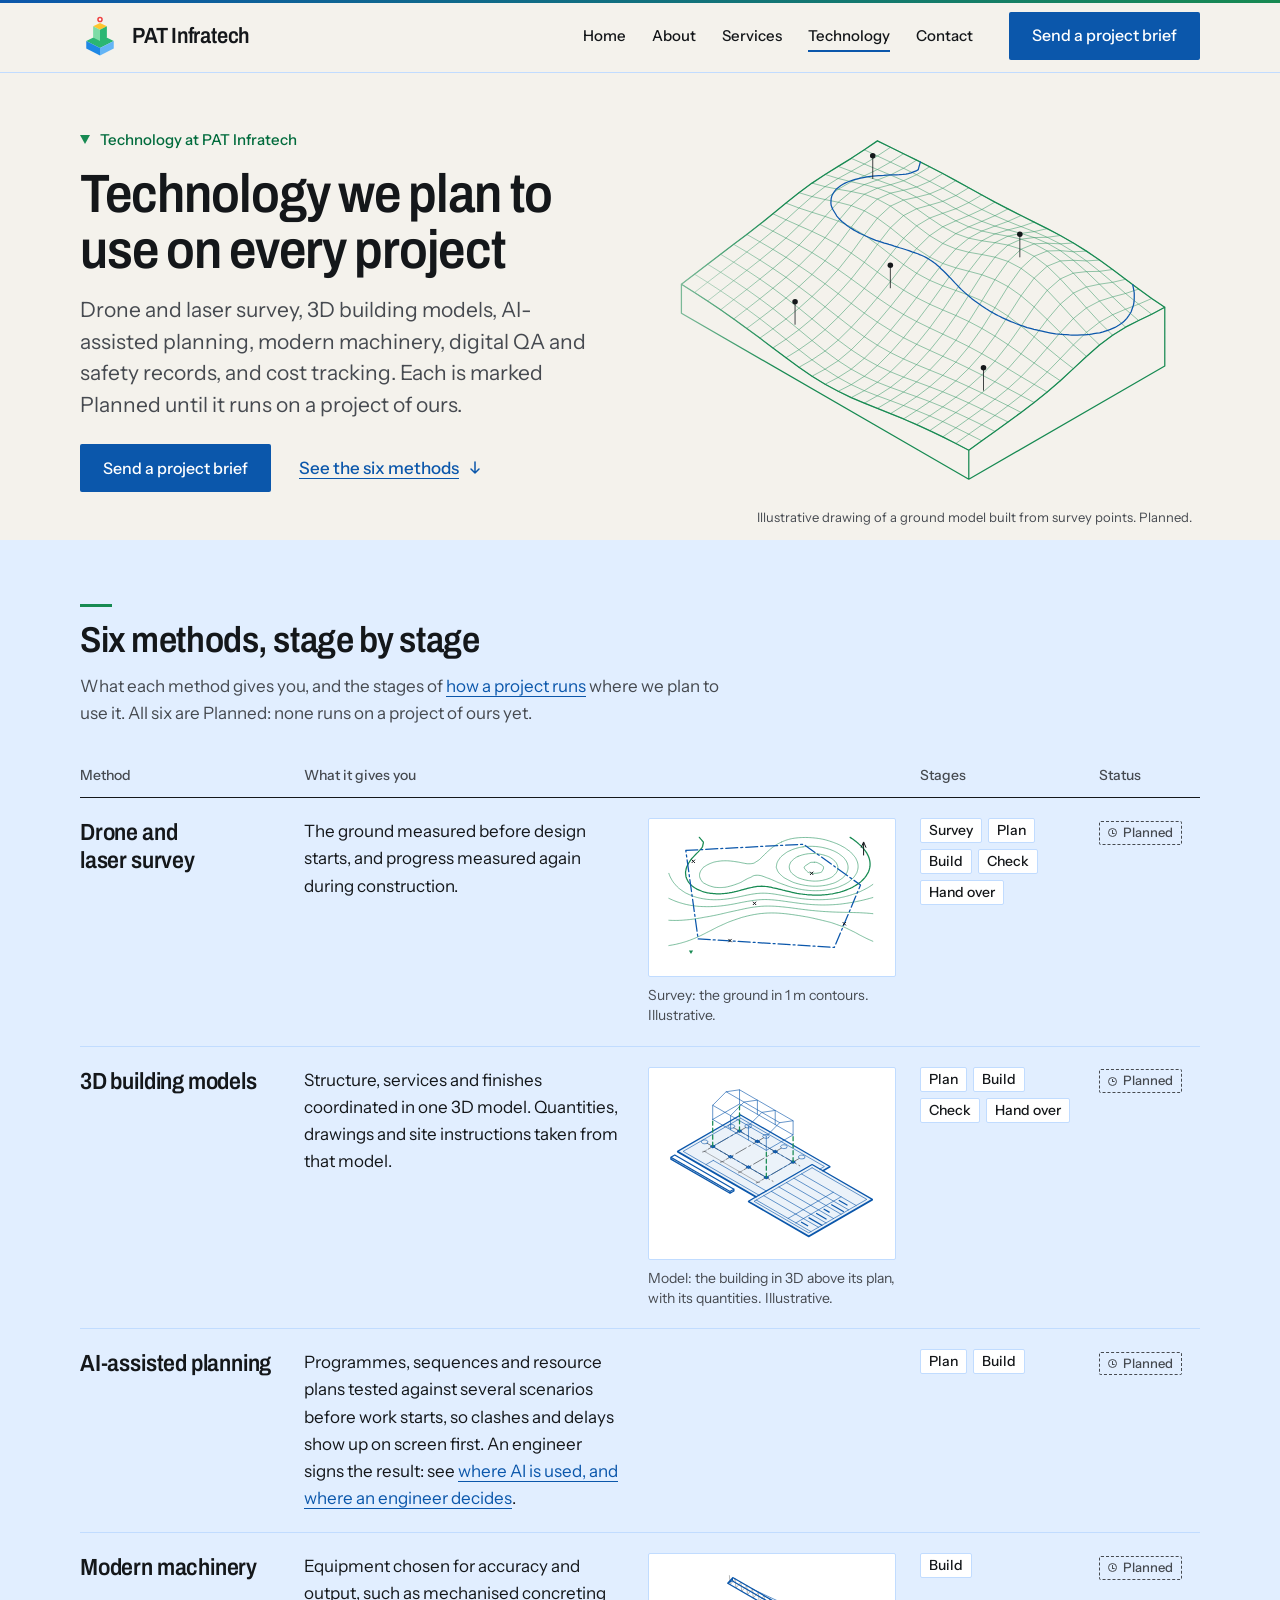
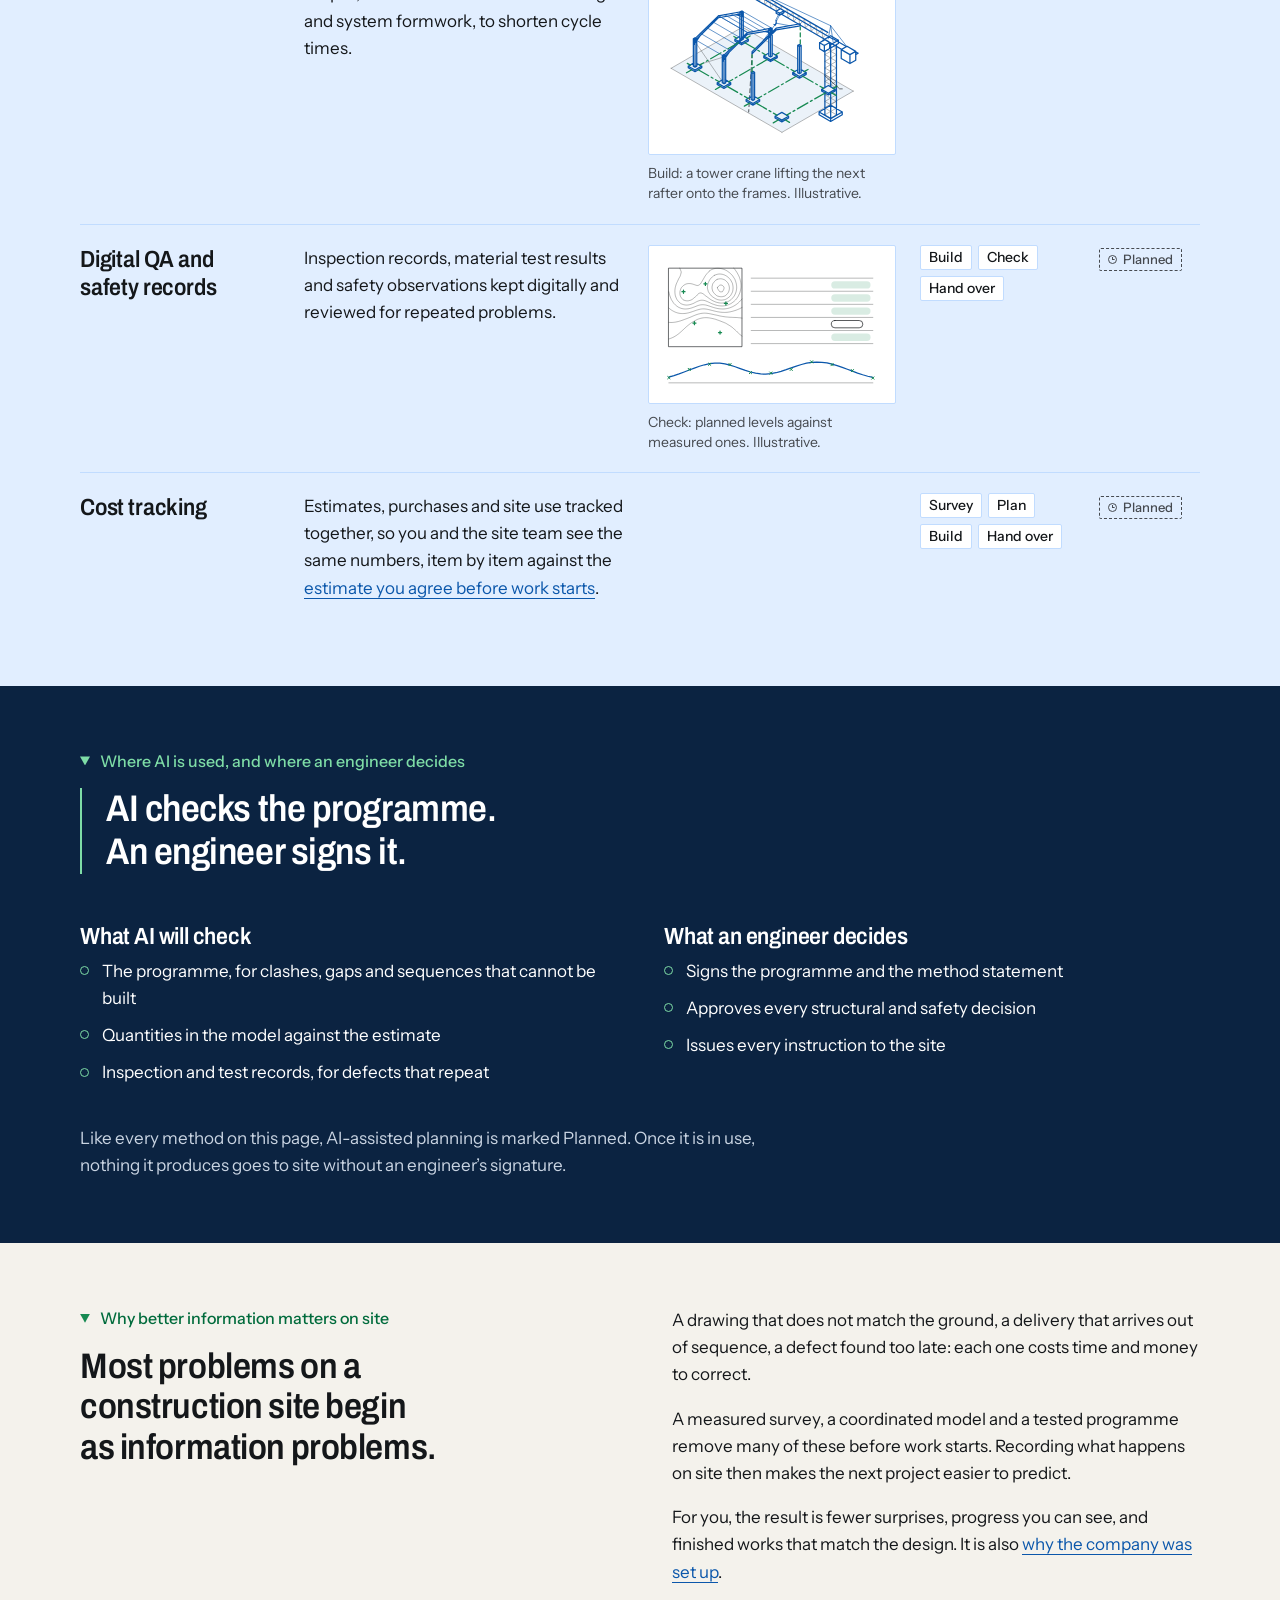
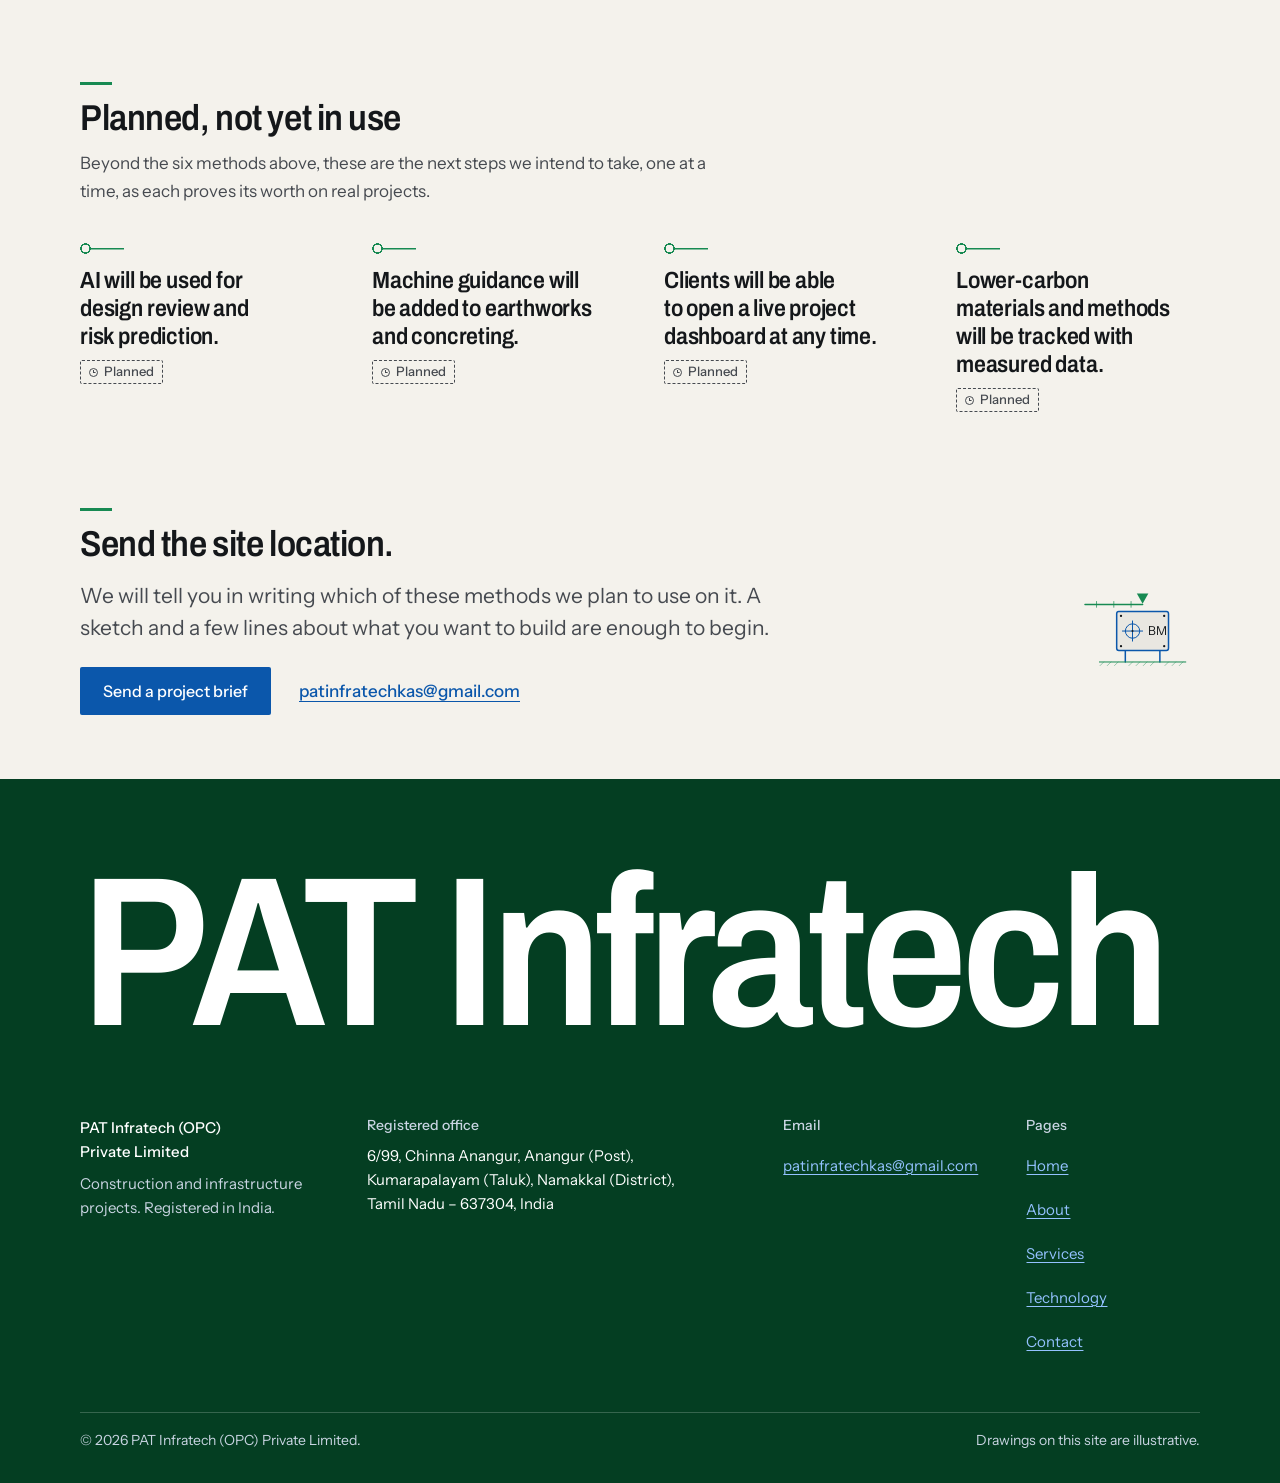
<file: technology.html>
<!DOCTYPE html>
<html lang="en">
<head>
<meta charset="utf-8">
<meta name="viewport" content="width=device-width, initial-scale=1">
<title>Technology | PAT Infratech</title>
<meta name="description" content="The methods PAT Infratech plans to use at each stage of a project, from drone and laser survey to digital models, each marked Planned until it is in use.">
<link rel="canonical" href="https://patinfratech.com/technology.html">
<meta property="og:type" content="website">
<meta property="og:site_name" content="PAT Infratech">
<meta property="og:locale" content="en_IN">
<meta property="og:title" content="Technology | PAT Infratech">
<meta property="og:description" content="The methods PAT Infratech plans to use at each stage of a project, from drone and laser survey to digital models, each marked Planned until it is in use.">
<meta property="og:url" content="https://patinfratech.com/technology.html">
<meta name="theme-color" content="#F4F2EC">
<link rel="icon" href="assets/favicon.svg?v=2" type="image/svg+xml">
<link rel="preconnect" href="https://fonts.googleapis.com">
<link rel="preconnect" href="https://fonts.gstatic.com" crossorigin>
<link rel="stylesheet" href="https://fonts.googleapis.com/css2?family=Archivo:wdth,wght@87.5,600&amp;family=Instrument+Sans:wght@400;500&amp;display=swap">
<link rel="stylesheet" href="css/style.css?v=4">
<script>document.documentElement.classList.add("js-early")</script>
<script src="js/main.js?v=4" defer></script>
<link rel="stylesheet" href="css/technology.css?v=4">
</head>
<body>
<a class="skip" href="#main">Skip to content</a>
<header class="site-header">
  <div class="wrap bar">
    <a class="brand" href="index.html" aria-label="PAT Infratech, home">
      <span class="logo-slot">
        <svg class="logo-mark" viewBox="0 0 100 128" aria-hidden="true" focusable="false">
          <polygon points="50,58 94,80 50,102 6,80" fill="currentColor" fill-opacity=".3"/>
          <polygon points="6,80 50,102 50,126 6,104" fill="currentColor"/>
          <polygon points="94,80 50,102 50,126 94,104" fill="currentColor" fill-opacity=".62"/>
          <polygon points="50,22 72,33 50,44 28,33" fill="currentColor" fill-opacity=".3"/>
          <polygon points="28,33 50,44 50,80 28,69" fill="currentColor"/>
          <polygon points="72,33 50,44 50,80 72,69" fill="currentColor" fill-opacity=".62"/>
          <circle class="logo-dot" cx="50" cy="11" r="6.5" fill="#F8F7F4" stroke="#D2461E" stroke-width="5"/>
        </svg>
      </span>
      <span class="wordmark">PAT Infratech</span>
    </a>
    <button class="nav-toggle" id="nav-toggle" type="button" aria-expanded="false" aria-controls="site-nav">
      <span class="nav-toggle-icon" aria-hidden="true"></span>
      <span>Menu</span>
    </button>
    <nav id="site-nav" class="site-nav" aria-label="Main">
      <ul>
        <li><a href="index.html">Home</a></li>
        <li><a href="about.html">About</a></li>
        <li><a href="services.html">Services</a></li>
        <li><a href="technology.html" aria-current="page">Technology</a></li>
        <li><a href="contact.html">Contact</a></li>
      </ul>
      <a class="btn btn--primary" href="contact.html">Send a project brief</a>
    </nav>
  </div>
</header>
<main id="main">

  <section class="v-hero" aria-labelledby="hero-h">
    <div class="wrap v-hero__copy">
      <p class="v-eyebrow">Technology at PAT Infratech</p>
      <h1 class="v-hero__title" id="hero-h">Technology we plan to use on every project</h1>
      <p class="lead">Drone and laser survey, 3D building models, AI-assisted planning, modern machinery, digital QA and safety records, and cost tracking. Each is marked Planned until it runs on a project of ours.</p>
      <div class="actions">
        <a class="btn btn--primary" href="contact.html">Send a project brief</a>
        <a class="v-link v-link--down" href="#matrix-h">See the six methods <svg class="arrow" viewBox="0 0 16 16" aria-hidden="true" focusable="false"><path d="M8 2v11M4 9l4 4 4-4"/></svg></a>
      </div>
    </div>
    <figure class="v-hero__art">
<svg class="v-hero__svg v-art--terrain" data-draw="hero" viewBox="160 80 556 324" aria-hidden="true" focusable="false" fill="none" stroke="currentColor" stroke-width="1" stroke-linecap="round" stroke-linejoin="round" font-family="inherit" font-size="12">
  <g class="screen-state" data-state="mesh">
    <g class="draw">
      <g stroke-opacity=".45"><path vector-effect="non-scaling-stroke" pathLength="1" d="M403 114.9L392.6 122L382.2 128.8L371.8 135.2L361.4 141.6L351 148.5L340.6 156.1L330.3 164.4L319.9 172.9L309.5 181.3L299.1 189.3L288.7 197.2L278.3 205.1L267.9 213L257.5 220.9L247.1 228.9M413.4 120L403 126.9L392.6 133.3L382.2 139.1L371.8 144.8L361.4 151.3L351 159.2L340.6 168.3L330.3 177.7L319.9 186.7L309.5 195.2L299.1 203.3L288.7 211.4L278.3 219.4L267.9 227.4L257.5 235.5M423.8 125.1L413.4 131.8L403 137.7L392.6 142.7L382.2 147.4L371.8 153.4L361.4 161.6L351 171.7L340.6 182.3L330.3 192.2L319.9 201.2L309.5 209.7L299.1 217.9L288.7 226.1L278.3 234.2L267.9 242.3M434.2 130.2L423.8 136.7L413.4 142L403 146L392.6 149.7L382.2 155.2L371.8 163.7L361.4 175L351 186.9L340.6 197.9L330.3 207.5L319.9 216.4L309.5 224.8L299.1 233.1L288.7 241.2L278.3 249.3M444.6 135.5L434.2 141.8L423.8 146.6L413.4 149.8L403 152.5L392.6 157.4L382.2 166.4L371.8 178.7L361.4 191.9L351 203.8L340.6 214.2L330.3 223.4L319.9 232.1L309.5 240.5L299.1 248.6L288.7 256.6M455 140.9L444.6 147.1L434.2 151.6L423.8 154.2L413.4 156.5L403 161.2L392.6 170.5L382.2 183.5L371.8 197.6L361.4 210.3L351 221.2L340.6 230.9L330.3 239.9L319.9 248.3L309.5 256.3L299.1 264.1M465.4 146.5L455 152.6L444.6 157.1L434.2 159.7L423.8 162L413.4 166.8L403 176.4L392.6 189.8L382.2 204.2L371.8 217.3L361.4 228.6L351 238.7L340.6 248L330.3 256.6L319.9 264.4L309.5 271.8M475.7 152.2L465.4 158.4L455 163L444.6 166L434.2 168.9L423.8 174.3L413.4 184L403 197.3L392.6 211.5L382.2 224.7L371.8 236.4L361.4 246.9L351 256.5L340.6 265.1L330.3 272.7L319.9 279.6M486.1 157.9L475.7 164L465.4 168.9L455 172.5L444.6 176.3L434.2 182.5L423.8 192.4L413.4 205.4L403 219.2L392.6 232.3L382.2 244.2L371.8 255.1L361.4 265.1L351 273.7L340.6 281L330.3 287.4M496.5 163.6L486.1 169.5L475.7 174.3L465.4 178.5L455 183.2L444.6 190.3L434.2 200.5L423.8 213.3L413.4 226.8L403 239.7L392.6 251.9L382.2 263.2L371.8 273.4L361.4 282.1L351 289.1L340.6 295M506.9 169L496.5 174.4L486.1 178.9L475.7 183.3L465.4 188.7L455 196.5L444.6 207.3L434.2 220.2L423.8 233.6L413.4 246.7L403 259.1L392.6 270.7L382.2 281.1L371.8 289.8L361.4 296.5L351 302.1M517.3 174.3L506.9 178.9L496.5 182.7L486.1 186.6L475.7 192.3L465.4 200.8L455 212.4L444.6 225.8L434.2 239.6L423.8 253L413.4 265.6L403 277.4L392.6 287.9L382.2 296.5L371.8 303.1L361.4 308.5M527.7 179.5L517.3 183.1L506.9 185.7L496.5 188.9L486.1 194.4L475.7 203.5L465.4 215.9L455 230.2L444.6 244.8L434.2 258.6L423.8 271.5L413.4 283.3L403 293.7L392.6 302.2L382.2 308.8L371.8 314.1M538.1 184.7L527.7 187.1L517.3 188.5L506.9 190.7L496.5 195.9L486.1 205.3L475.7 218.6L465.4 233.9L455 249.4L444.6 263.7L434.2 276.7L423.8 288.4L413.4 298.6L403 306.9L392.6 313.6L382.2 319.1M548.5 190.2L538.1 191.6L527.7 191.8L517.3 193.1L506.9 197.8L496.5 207.4L486.1 221.4L475.7 237.7L465.4 253.8L455 268.6L444.6 281.5L434.2 292.9L423.8 302.8L413.4 311L403 317.7L392.6 323.5M558.9 196.1L548.5 196.8L538.1 196.3L527.7 196.8L517.3 201.1L506.9 210.8L496.5 225.3L486.1 242.1L475.7 258.6L465.4 273.5L455 286.2L444.6 297.2L434.2 306.6L423.8 314.7L413.4 321.5L403 327.7M569.3 202.6L558.9 203.1L548.5 202.2L538.1 202.5L527.7 206.7L517.3 216.3L506.9 230.8L496.5 247.6L486.1 264.1L475.7 278.6L465.4 290.9L455 301.4L444.6 310.5L434.2 318.4L423.8 325.4L413.4 331.9M579.7 209.7L569.3 210.4L558.9 209.9L548.5 210.4L538.1 214.6L527.7 224.1L517.3 238.1L506.9 254.3L496.5 270.2L486.1 284.2L475.7 295.9L465.4 305.8L455 314.5L444.6 322.3L434.2 329.4L423.8 336.1M590.1 217.2L579.7 218.7L569.3 218.9L558.9 220.1L548.5 224.7L538.1 233.8L527.7 247L517.3 262.2L506.9 277L496.5 290.1L486.1 301.1L475.7 310.5L465.4 318.8L455 326.5L444.6 333.7L434.2 340.6M600.4 225L590.1 227.4L579.7 228.9L569.3 231.1L558.9 236L548.5 244.8L538.1 257L527.7 270.8L517.3 284.3L506.9 296.2L496.5 306.5L486.1 315.4L475.7 323.4L465.4 331L455 338.2L444.6 345.4M610.8 232.8L600.4 236.3L590.1 239L579.7 242.3L569.3 247.8L558.9 256.2L548.5 267.3L538.1 279.6L527.7 291.6L517.3 302.5L506.9 312L496.5 320.4L486.1 328.3L475.7 335.8L465.4 343.1L455 350.4M621.2 240.3L610.8 244.8L600.4 248.8L590.1 253.2L579.7 259.1L569.3 267.2L558.9 277.2L548.5 288.1L538.1 298.8L527.7 308.6L517.3 317.5L506.9 325.6L496.5 333.3L486.1 340.8L475.7 348.2L465.4 355.6M631.6 247.3L621.2 252.8L610.8 257.8L600.4 263.1L590.1 269.5L579.7 277.3L569.3 286.4L558.9 296.1L548.5 305.7L538.1 314.7L527.7 323L517.3 330.9L506.9 338.5L496.5 346L486.1 353.5L475.7 361M403 114.9L413.4 120L423.8 125.1L434.2 130.2L444.6 135.5L455 140.9L465.4 146.5L475.7 152.2L486.1 157.9L496.5 163.6L506.9 169L517.3 174.3L527.7 179.5L538.1 184.7L548.5 190.2L558.9 196.1L569.3 202.6L579.7 209.7L590.1 217.2L600.4 225L610.8 232.8L621.2 240.3L631.6 247.3M392.6 122L403 126.9L413.4 131.8L423.8 136.7L434.2 141.8L444.6 147.1L455 152.6L465.4 158.4L475.7 164L486.1 169.5L496.5 174.4L506.9 178.9L517.3 183.1L527.7 187.1L538.1 191.6L548.5 196.8L558.9 203.1L569.3 210.4L579.7 218.7L590.1 227.4L600.4 236.3L610.8 244.8L621.2 252.8M382.2 128.8L392.6 133.3L403 137.7L413.4 142L423.8 146.6L434.2 151.6L444.6 157.1L455 163L465.4 168.9L475.7 174.3L486.1 178.9L496.5 182.7L506.9 185.7L517.3 188.5L527.7 191.8L538.1 196.3L548.5 202.2L558.9 209.9L569.3 218.9L579.7 228.9L590.1 239L600.4 248.8L610.8 257.8M371.8 135.2L382.2 139.1L392.6 142.7L403 146L413.4 149.8L423.8 154.2L434.2 159.7L444.6 166L455 172.5L465.4 178.5L475.7 183.3L486.1 186.6L496.5 188.9L506.9 190.7L517.3 193.1L527.7 196.8L538.1 202.5L548.5 210.4L558.9 220.1L569.3 231.1L579.7 242.3L590.1 253.2L600.4 263.1M361.4 141.6L371.8 144.8L382.2 147.4L392.6 149.7L403 152.5L413.4 156.5L423.8 162L434.2 168.9L444.6 176.3L455 183.2L465.4 188.7L475.7 192.3L486.1 194.4L496.5 195.9L506.9 197.8L517.3 201.1L527.7 206.7L538.1 214.6L548.5 224.7L558.9 236L569.3 247.8L579.7 259.1L590.1 269.5M351 148.5L361.4 151.3L371.8 153.4L382.2 155.2L392.6 157.4L403 161.2L413.4 166.8L423.8 174.3L434.2 182.5L444.6 190.3L455 196.5L465.4 200.8L475.7 203.5L486.1 205.3L496.5 207.4L506.9 210.8L517.3 216.3L527.7 224.1L538.1 233.8L548.5 244.8L558.9 256.2L569.3 267.2L579.7 277.3M340.6 156.1L351 159.2L361.4 161.6L371.8 163.7L382.2 166.4L392.6 170.5L403 176.4L413.4 184L423.8 192.4L434.2 200.5L444.6 207.3L455 212.4L465.4 215.9L475.7 218.6L486.1 221.4L496.5 225.3L506.9 230.8L517.3 238.1L527.7 247L538.1 257L548.5 267.3L558.9 277.2L569.3 286.4M330.3 164.4L340.6 168.3L351 171.7L361.4 175L371.8 178.7L382.2 183.5L392.6 189.8L403 197.3L413.4 205.4L423.8 213.3L434.2 220.2L444.6 225.8L455 230.2L465.4 233.9L475.7 237.7L486.1 242.1L496.5 247.6L506.9 254.3L517.3 262.2L527.7 270.8L538.1 279.6L548.5 288.1L558.9 296.1M319.9 172.9L330.3 177.7L340.6 182.3L351 186.9L361.4 191.9L371.8 197.6L382.2 204.2L392.6 211.5L403 219.2L413.4 226.8L423.8 233.6L434.2 239.6L444.6 244.8L455 249.4L465.4 253.8L475.7 258.6L486.1 264.1L496.5 270.2L506.9 277L517.3 284.3L527.7 291.6L538.1 298.8L548.5 305.7M309.5 181.3L319.9 186.7L330.3 192.2L340.6 197.9L351 203.8L361.4 210.3L371.8 217.3L382.2 224.7L392.6 232.3L403 239.7L413.4 246.7L423.8 253L434.2 258.6L444.6 263.7L455 268.6L465.4 273.5L475.7 278.6L486.1 284.2L496.5 290.1L506.9 296.2L517.3 302.5L527.7 308.6L538.1 314.7M299.1 189.3L309.5 195.2L319.9 201.2L330.3 207.5L340.6 214.2L351 221.2L361.4 228.6L371.8 236.4L382.2 244.2L392.6 251.9L403 259.1L413.4 265.6L423.8 271.5L434.2 276.7L444.6 281.5L455 286.2L465.4 290.9L475.7 295.9L486.1 301.1L496.5 306.5L506.9 312L517.3 317.5L527.7 323M288.7 197.2L299.1 203.3L309.5 209.7L319.9 216.4L330.3 223.4L340.6 230.9L351 238.7L361.4 246.9L371.8 255.1L382.2 263.2L392.6 270.7L403 277.4L413.4 283.3L423.8 288.4L434.2 292.9L444.6 297.2L455 301.4L465.4 305.8L475.7 310.5L486.1 315.4L496.5 320.4L506.9 325.6L517.3 330.9M278.3 205.1L288.7 211.4L299.1 217.9L309.5 224.8L319.9 232.1L330.3 239.9L340.6 248L351 256.5L361.4 265.1L371.8 273.4L382.2 281.1L392.6 287.9L403 293.7L413.4 298.6L423.8 302.8L434.2 306.6L444.6 310.5L455 314.5L465.4 318.8L475.7 323.4L486.1 328.3L496.5 333.3L506.9 338.5M267.9 213L278.3 219.4L288.7 226.1L299.1 233.1L309.5 240.5L319.9 248.3L330.3 256.6L340.6 265.1L351 273.7L361.4 282.1L371.8 289.8L382.2 296.5L392.6 302.2L403 306.9L413.4 311L423.8 314.7L434.2 318.4L444.6 322.3L455 326.5L465.4 331L475.7 335.8L486.1 340.8L496.5 346M257.5 220.9L267.9 227.4L278.3 234.2L288.7 241.2L299.1 248.6L309.5 256.3L319.9 264.4L330.3 272.7L340.6 281L351 289.1L361.4 296.5L371.8 303.1L382.2 308.8L392.6 313.6L403 317.7L413.4 321.5L423.8 325.4L434.2 329.4L444.6 333.7L455 338.2L465.4 343.1L475.7 348.2L486.1 353.5M247.1 228.9L257.5 235.5L267.9 242.3L278.3 249.3L288.7 256.6L299.1 264.1L309.5 271.8L319.9 279.6L330.3 287.4L340.6 295L351 302.1L361.4 308.5L371.8 314.1L382.2 319.1L392.6 323.5L403 327.7L413.4 331.9L423.8 336.1L434.2 340.6L444.6 345.4L455 350.4L465.4 355.6L475.7 361"/></g>
      <g stroke-width="1.25"><path vector-effect="non-scaling-stroke" pathLength="1" d="M247.1 228.9L257.5 235.5L267.9 242.3L278.3 249.3L288.7 256.6L299.1 264.1L309.5 271.8L319.9 279.6L330.3 287.4L340.6 295L351 302.1L361.4 308.5L371.8 314.1L382.2 319.1L392.6 323.5L403 327.7L413.4 331.9L423.8 336.1L434.2 340.6L444.6 345.4L455 350.4L465.4 355.6L475.7 361M631.6 247.3L621.2 252.8L610.8 257.8L600.4 263.1L590.1 269.5L579.7 277.3L569.3 286.4L558.9 296.1L548.5 305.7L538.1 314.7L527.7 323L517.3 330.9L506.9 338.5L496.5 346L486.1 353.5L475.7 361M403 114.9L413.4 120L423.8 125.1L434.2 130.2L444.6 135.5L455 140.9L465.4 146.5L475.7 152.2L486.1 157.9L496.5 163.6L506.9 169L517.3 174.3L527.7 179.5L538.1 184.7L548.5 190.2L558.9 196.1L569.3 202.6L579.7 209.7L590.1 217.2L600.4 225L610.8 232.8L621.2 240.3L631.6 247.3M403 114.9L392.6 122L382.2 128.8L371.8 135.2L361.4 141.6L351 148.5L340.6 156.1L330.3 164.4L319.9 172.9L309.5 181.3L299.1 189.3L288.7 197.2L278.3 205.1L267.9 213L257.5 220.9L247.1 228.9M247.1 228.9L247.1 252L475.7 384L631.6 294L631.6 247.3M475.7 361L475.7 384"/></g>
    </g>
    <g class="ink-survey" stroke-width="1.25"><path vector-effect="non-scaling-stroke" d="M437.2 131.7L436.6 133.8L435.9 136.2L435.5 137.8L433.8 138.8L431.7 139.6L429.8 140.4L427.6 141L425.7 141.3L423.3 141.6L420.4 141.8L418.1 141.9L416.5 142L414.2 142L410.6 142.2L408 142.4L405.8 142.5L404 142.6L401.8 142.7L399.3 143L397.7 143.2L395.9 143.4L393.9 143.7L391.8 144.1L389.6 144.5L387.3 145.1L385.3 145.6L383.5 146.1L380.9 147L378.9 147.8L377.3 148.5L375.6 149.4L373.7 150.6L372.2 151.7L370.4 153.1L368.9 155L368 156.4L366.7 158.8L366.2 161L366.1 162.8L366 164.4L366.2 166.1L366.8 167.8L367.8 169.9L369.4 172.5L370.7 174.7L371.8 176L373.5 177.8L375 179.2L377.1 180.9L378.5 182L379.9 183L381.4 184L382.9 184.9L384.4 185.9L386 186.8L387.7 187.7L389.3 188.6L391.1 189.4L392.8 190.2L394.6 191L396.4 191.8L398.3 192.6L399.8 193.2L401.7 194L403.9 194.7L406.8 195.6L408.5 196.2L410.3 196.7L412.2 197.3L414.3 197.9L416.4 198.6L418.5 199.2L420.6 199.9L422.7 200.5L424.6 201.1L426.4 201.7L428 202.2L430.6 203.2L432.4 203.8L435.1 204.7L436.6 205.4L438.4 206.1L440.2 206.9L441.9 207.8L443.5 208.7L445 209.7L446.5 210.6L447.9 211.7L449.3 212.7L450.6 213.8L452.3 215.2L453.6 216.6L455.6 218.4L457.8 220.6L460 223L461.2 224.1L462.3 225.3L463.4 226.5L464.5 227.7L466.6 229.8L468.4 231.7L469.7 233L471 234.2L472.8 235.8L474 236.9L475.3 238L476.6 239.1L477.9 240.2L479.2 241.2L480.6 242.3L482 243.3L483.4 244.3L484.8 245.3L486.2 246.3L487.7 247.3L489.2 248.3L490.8 249.2L492.3 250.2L493.9 251.1L495.5 252L497.1 252.9L498.8 253.8L500.5 254.6L502.2 255.5L503.9 256.3L505.7 257.1L507.5 257.9L509.3 258.7L511.2 259.4L513.1 260.2L515 260.9L517 261.6L519 262.2L520.5 262.8L522.1 263.4L523.9 263.8L525.5 264.2L527.5 264.8L529.6 265.3L531.8 265.8L534 266.3L536.4 266.8L538.4 267.3L540 267.6L542.3 268L544.8 268.4L547.8 268.7L549.6 268.8L551.5 269L553.5 269.1L555.7 269.3L557.6 269.4L560.2 269.5L562.1 269.4L565.5 269.2L567.8 269.2L569.9 269L571.8 268.9L573.5 268.6L575.1 268.3L577.8 267.8L579.8 267.6L582.5 266.9L584.3 266.3L586.3 265.6L588.3 264.9L590.2 264.1L592 263.3L593.6 262.4L595.2 261.4L596.7 260.4L598.1 259.3L599.4 258.2L601.4 256.1L602.8 254.1L603.8 252.6L604.8 251L605.6 248.7L606.2 247.1L606.8 244.9L607.2 242.4L607.3 239.7L607.3 237.6L607.3 235.9L606.9 233.5L606.6 231.9L606.2 229.8L606.1 229.3"/></g>
    <g stroke-opacity=".8"><path vector-effect="non-scaling-stroke" d="M399.3 144.8v-16M413.3 231.8v-16M516.3 207.2v-16M487.4 313.3v-16M337.5 260.8v-16"/></g>
    <g fill="currentColor" stroke="none"><circle cx="399.3" cy="126.8" r="2.2"/><circle cx="413.3" cy="213.8" r="2.2"/><circle cx="516.3" cy="189.2" r="2.2"/><circle cx="487.4" cy="295.3" r="2.2"/><circle cx="337.5" cy="242.8" r="2.2"/><text x="170" y="394" font-size="11" fill-opacity=".62">Ground model from survey points</text></g>
  </g>
</svg>
      <figcaption class="v-hero__cap">Illustrative drawing of a ground model built from survey points. Planned.</figcaption>
    </figure>
  </section>

  <section class="v-sec v-sec--tint-blue" id="methods" aria-labelledby="matrix-h">
    <div class="wrap">
      <div class="v-head">
        <h2 class="v-title" id="matrix-h">Six methods, stage by stage</h2>
        <p>What each method gives you, and the stages of <a href="services.html#stages-h">how a project runs</a> where we plan to use it. All six are Planned: none runs on a project of ours yet.</p>
      </div>
      <table class="tech-table" role="table">
        <caption class="visually-hidden">The six methods PAT Infratech plans to use: what each gives you, the project stages it serves, and its status. Every method is Planned.</caption>
        <thead role="rowgroup">
          <tr role="row">
            <th scope="col" role="columnheader">Method</th>
            <th scope="col" role="columnheader">What it gives you</th>
            <th scope="col" role="columnheader">Stages</th>
            <th scope="col" role="columnheader">Status</th>
          </tr>
        </thead>
        <tbody role="rowgroup">
          <tr role="row" id="survey">
            <th scope="row" role="rowheader"><span class="tech-name">Drone and laser survey</span></th>
            <td role="cell" data-label="What it gives you">
              <div class="tech-gives">
                <p>The ground measured before design starts, and progress measured again during construction.</p>
                <figure class="v-fig tech-fig">
<svg class="v-art v-art--terrain" viewBox="160 80 556 324" aria-hidden="true" focusable="false" fill="none" stroke="currentColor" stroke-width="1" stroke-linecap="round" stroke-linejoin="round" font-family="inherit" font-size="12">
  <g class="screen-state" data-state="contours">
    <g class="draw">
      <g stroke-opacity=".55"><path vector-effect="non-scaling-stroke" pathLength="1" d="M700 356.1L697.2 354.9L694.5 353.7L690.8 352.1L687.6 350.6L684.9 349.4L682.6 348.3L680.9 347.4L679.1 346.5L677.2 345.5L675.3 344.6L673.4 343.6L671.1 342.4L668.3 341L665 339.3L661.4 337.3L658.5 335.7L656.3 334.5L654.5 333.5L651.4 331.9L648.9 330.7L645.8 329.2L642.6 327.6L639.2 326L635.8 324.3L632.2 322.6L629.5 321.3L627.6 320.4L625.6 319.5L623.7 318.8L620.9 317.8L617.2 316.4L613.5 315.1L609.8 313.8L606.1 312.5L602.5 311.2L599.3 310.1L596.6 309.2L594.4 308.4L592.8 307.9L591 307.3L589.2 306.8L587.2 306.3L585.2 305.8L582.8 305.2L580 304.5L576.7 303.7L573 302.8L569.3 301.9L565.7 301L562 300.1L558.3 299.3L554.6 298.4L550.9 297.6L547.3 296.7L543.6 295.9L540.6 295.3L538.4 294.8L536.1 294.3L533 293.7L530.6 293.2L527.7 292.7L524.6 292.2L521.3 291.6L517.8 291L514.1 290.4L510.5 289.8L506.8 289.2L503.1 288.6L499.4 288.1L495.7 287.5L492 287L488.4 286.5L484.7 286L481 285.5L477.3 285.1L473.6 284.6L470 284.3L466.3 283.9L462.6 283.6L458.9 283.3L455.2 283.1L451.6 282.9L447.9 282.7L444.2 282.6L440.5 282.6L436.8 282.5L433.2 282.6L429.5 282.7L425.8 282.8L422.1 283L418.4 283.3L414.8 283.6L411.1 283.9L407.4 284.3L403.7 284.8L400 285.3L396.4 285.9L392.7 286.5L389 287.2L385.3 288L381.6 288.7L378 289.5L374.3 290.4L370.6 291.3L366.9 292.3L364.1 293L362.1 293.5L359.6 294.2L357.7 294.8L355.1 295.7L351.7 296.8L348.3 297.9L344.8 299.1L341.1 300.4L337.5 301.7L334.1 302.9L331.2 304L328.6 304.9L326.4 305.8L324.4 306.5L322.5 307.3L320.9 308L319.4 308.7L317.4 309.6L314.8 310.8L311.7 312.2L308 313.9L304.8 315.3L301.9 316.6L299.5 317.7L297.5 318.6L295.6 319.5L293.7 320.5L292 321.4L290.3 322.3L288.1 323.4L285.4 324.8L282.3 326.5L278.6 328.4L275.6 329.9L273.2 331.1L271.6 331.9L269.2 333L267.4 334L265.1 335.2L262.4 336.6L259.4 338.1L256.2 339.7L252.8 341.3L249.1 343.1L246.3 344.4L244.4 345.3L242 346.3L240.2 347.1L237.5 348.2L234.1 349.6L230.6 351.1L227 352.4L223.4 353.8L219.7 355.1L216.5 356.2L213.8 357.1L211.6 357.8L209.9 358.3L208.1 358.8L206.3 359.3L204.4 359.9L202.4 360.5L200 361.1L197.2 361.8L193.9 362.6L190.2 363.5L186.6 364.3L182.9 365L179.2 365.7L175.5 366.3L172.8 366.8L170.9 367.1L170 367.3M700 284.4L697.2 284.1L694.5 283.9L690.8 283.5L687.1 283.2L683.4 282.9L679.8 282.7L676.1 282.5L672.4 282.3L668.7 282.1L665 281.9L661.4 281.8L657.7 281.7L654 281.6L650.3 281.5L646.6 281.4L643.2 281.3L640.1 281.2L637.3 281.1L634.8 281.1L632.6 281L630.7 281L628.1 281L626.3 280.9L623.9 280.9L620.9 280.8L617.2 280.7L613.5 280.6L609.8 280.5L606.1 280.4L602.5 280.3L598.8 280.1L595.1 280L591.4 279.8L587.7 279.6L584.1 279.4L580.4 279.2L576.7 279L573 278.8L569.3 278.5L565.7 278.2L562 277.9L558.3 277.6L554.6 277.3L550.9 277L547.3 276.6L543.6 276.3L539.9 275.9L536.2 275.5L532.5 275.1L528.9 274.6L525.2 274.2L521.5 273.7L517.8 273.3L514.1 272.8L510.5 272.3L506.8 271.9L503.1 271.4L499.4 270.9L495.7 270.4L492 269.9L488.4 269.4L484.7 268.9L481.8 268.6L479.7 268.3L477.9 268.1L474.9 267.8L472.4 267.5L469.2 267.1L465.9 266.8L462.5 266.5L458.9 266.2L455.2 265.8L451.6 265.6L447.9 265.3L444.2 265.1L440.5 264.9L436.8 264.8L433.2 264.7L429.5 264.7L425.8 264.7L422.1 264.7L418.4 264.8L414.8 265L411.1 265.2L407.4 265.5L403.7 265.8L400 266.2L396.4 266.6L393.3 267L390.8 267.3L389 267.5L386.3 268L384.4 268.3L382.3 268.6L379.8 269.1L377 269.6L374 270.2L370.6 270.8L366.9 271.6L363.2 272.4L359.5 273.2L355.9 274L352.2 274.8L348.5 275.6L344.8 276.4L341.1 277.2L337.5 278L334.2 278.7L331.3 279.4L328.8 279.9L326.6 280.3L324.6 280.8L322.8 281.2L321.1 281.6L319.5 282L317.5 282.5L314.8 283.1L311.7 283.9L308 284.7L304.3 285.6L300.7 286.4L297 287.2L293.3 288L289.6 288.7L285.9 289.5L282.3 290.2L278.6 290.9L275 291.6L271.7 292.2L268.4 292.7L265.4 293.2L262.9 293.6L261.1 294L259.2 294.3L255.7 295L252.8 295.5L249.1 296.1L245.5 296.7L241.8 297.3L238.1 297.9L234.4 298.4L230.7 298.9L227 299.3L223.4 299.8L219.7 300.2L216 300.5L212.3 300.8L208.6 301.1L205 301.4L201.3 301.6L197.6 301.7L193.9 301.9L190.2 301.9L186.6 302L182.9 301.9L179.2 301.9L175.5 301.7L172.8 301.6L170.9 301.6L170 301.5M700 242.5L697.2 243.3L694.5 244L690.8 245L687.1 246L683.4 247L679.8 247.9L676.1 248.8L672.4 249.7L668.7 250.5L665 251.3L661.4 252.1L658 252.8L654.9 253.4L652.2 253.9L649.8 254.3L647.6 254.7L645.8 255.1L643 255.6L641.1 255.9L638.7 256.3L635.6 256.8L631.9 257.4L628.2 257.9L624.5 258.4L620.9 258.9L617.2 259.4L613.5 259.8L609.8 260.1L606.1 260.4L602.5 260.7L598.8 261L595.1 261.2L591.4 261.4L587.7 261.5L584.1 261.7L580.4 261.7L576.7 261.8L573 261.8L569.3 261.8L565.7 261.8L562 261.7L558.3 261.6L554.6 261.4L550.9 261.3L547.3 261.1L543.6 260.9L539.9 260.6L536.2 260.3L532.5 260L528.9 259.7L525.2 259.3L521.5 258.9L517.8 258.5L514.1 258.1L510.5 257.7L506.8 257.2L503.1 256.7L499.4 256.2L496.5 255.8L494.2 255.5L492 255.2L488.9 254.7L486.5 254.4L483.6 254L480.4 253.6L477.1 253.1L473.6 252.6L470 252.1L466.3 251.6L462.6 251.1L458.9 250.6L455.2 250.1L451.6 249.7L447.9 249.3L444.2 248.9L440.5 248.6L436.8 248.3L433.2 248.1L429.5 247.9L425.8 247.8L422.1 247.7L418.4 247.7L414.8 247.8L411.1 247.9L407.4 248.1L403.7 248.4L400 248.7L396.4 249.1L392.7 249.6L389 250L385.3 250.6L381.6 251.2L378 251.8L374.3 252.4L370.6 253.1L366.9 253.7L364.1 254.3L362.1 254.6L359.5 255.1L357.7 255.5L355.1 256L351.7 256.7L348.3 257.4L344.7 258.1L341.1 258.8L337.5 259.5L333.8 260.1L330.1 260.8L326.4 261.4L322.7 262L319.1 262.5L315.4 263L311.7 263.5L308 264L304.3 264.4L300.7 264.7L297 265.1L293.3 265.3L289.6 265.6L285.9 265.8L282.3 266L278.6 266.1L274.9 266.2L271.2 266.2L267.5 266.2L263.9 266.1L260.2 266L256.5 265.9L252.8 265.7L249.1 265.5L245.5 265.2L241.8 264.8L238.1 264.4L234.4 263.9L230.7 263.4L227 262.8L223.4 262.1L219.7 261.4L216 260.6L212.3 259.8L208.6 258.8L205 257.8L202 256.9L199.6 256.3L198 255.8L195.6 255L193.8 254.4L191.5 253.6L188.8 252.6L185.8 251.5L182.6 250.2L179.2 248.7L175.5 247.1L172.8 245.8L170.9 245L170 244.6M700 208.4L697.9 209.9L695.8 211.3L693 213.2L690.7 214.7L688.8 215.9L686.6 217.2L685 218L682.7 219.2L679.8 220.7L676.1 222.6L672.8 224.2L670 225.6L667.6 226.8L665.6 227.7L663.6 228.5L661.8 229.3L660 230L658.4 230.6L656.2 231.4L653.5 232.4L650.3 233.5L646.6 234.8L643 235.9L639.3 237.1L635.6 238.1L631.9 239.1L628.7 239.9L626 240.6L623.8 241.1L622.1 241.5L620.4 241.8L618.5 242.2L616.6 242.6L614.6 243L612.2 243.5L609.4 244L606.1 244.5L602.5 245.1L598.8 245.6L595.1 246.1L591.4 246.5L587.7 246.9L584.1 247.2L580.4 247.5L576.7 247.7L573 247.9L569.3 248L565.7 248.1L562 248.2L558.3 248.2L554.6 248.1L550.9 248.1L547.3 248L543.6 247.8L539.9 247.6L536.2 247.4L532.5 247.1L528.9 246.8L525.2 246.5L521.5 246.1L517.8 245.7L514.1 245.2L510.5 244.7L506.8 244.2L503.1 243.7L499.4 243.1L496.6 242.7L494.5 242.3L491.9 241.9L490 241.6L487.5 241.1L484.1 240.6L480.7 240L477.2 239.3L473.6 238.7L470 238L466.3 237.3L462.6 236.6L458.9 235.9L455.2 235.3L451.6 234.7L447.9 234.1L444.2 233.5L440.5 233L436.8 232.5L433.2 232.1L429.5 231.8L425.8 231.5L422.1 231.3L418.4 231.2L414.8 231.1L411.1 231.2L407.4 231.3L403.7 231.6L400 231.9L396.4 232.3L392.7 232.8L389 233.3L385.3 233.9L381.6 234.6L378 235.3L374.3 236L370.6 236.7L366.9 237.5L363.2 238.3L359.5 239.1L355.9 239.9L352.2 240.7L349.4 241.3L347.5 241.7L345.2 242.1L343.4 242.5L340.7 243L337.2 243.6L333.6 244.3L330.1 244.9L326.4 245.4L322.7 245.9L319.1 246.4L315.4 246.8L311.7 247.2L308 247.5L304.3 247.8L300.7 248L297 248.1L293.3 248.2L289.6 248.2L285.9 248.2L282.3 248L278.6 247.9L274.9 247.6L271.2 247.3L267.5 246.9L263.9 246.4L260.2 245.8L256.5 245.2L252.8 244.5L249.1 243.6L246.3 243L244.3 242.5L241.6 241.8L239.8 241.2L237.2 240.4L233.9 239.3L230.5 238L227 236.6L223.4 235.1L219.7 233.4L216.7 232L214.4 230.9L212.9 230.2L210.7 228.8L208.8 227.6L206.5 226L203.7 224L201.2 222.2L198.9 220.6L197 219.1L195.4 217.9L193.7 216.3L191.9 214.5L189.9 212.4L187.8 210L186.1 208L184.7 206.4L183.6 205.1L181.7 202.8L180.4 200.8L178.7 198.1L176.8 194.9L175.1 191.8L173.6 188.9L172.4 186.1L171.4 183.5L170.7 181.6L170 179.6M463.2 98L461.1 99L459.3 100L456.9 101.2L454 102.6L451.3 104.2L448.5 105.8L445.9 107.5L443.4 109.3L441.2 110.9L439.4 112.2L437.9 113.4L435.2 115.5L433.3 117.2L431 119.1L428.4 121.5L426.1 123.5L424.3 125.2L422.8 126.6L420.5 129.1L418.8 130.7L416.8 132.6L414.4 134.8L412.4 136.8L410.5 138.6L408.9 140.3L407.6 141.8L405.9 143.4L403.8 145L401.4 146.7L398.6 148.4L396.3 149.9L394.4 151.1L393.1 152L390.6 153.3L388.3 153.8L385.3 154.3L381.6 154.7L378 154.8L374.3 154.7L370.6 154.3L366.9 153.6L363.7 153L360.9 152.5L358.6 152L356.7 151.6L354.8 151.2L353 150.9L351.1 150.5L349.4 150.2L347.1 149.9L344.4 149.5L341.1 149L337.5 148.4L333.8 148L330.1 147.6L326.4 147.3L322.7 147.1L319.1 147L315.4 147L311.7 147.1L308 147.2L304.3 147.6L300.7 148L297 148.5L293.3 149.2L290.4 149.8L288.3 150.2L286.4 150.7L283.4 151.8L280.9 152.7L277.8 153.9L274.6 155.3L271.3 156.9L268 158.7L264.7 160.8L262.1 162.5L260.3 163.7L258.8 164.8L256.9 167.5L255.3 169.7L253.2 172.6L251.7 175.6L250.5 178.7L249.9 181.9L249.7 185.1L250 188.4L251 191.6L252.4 194.9L254.5 198.1L256.1 200.6L257.2 202.3L259.1 203.9L261 205L263.9 206.5L267.5 208.4L271.2 210.2L274.9 211.7L278.6 213L282.3 214.1L285.2 214.9L287.5 215.5L289.8 215.9L293 216.1L295.3 216.3L298.2 216.5L301.1 216.6L304 216.6L306.9 216.5L309.9 216.3L312.2 216.1L314.1 216L316.1 215.8L319.8 215.1L322.7 214.5L326.4 213.6L330.1 212.6L333.8 211.6L337.5 210.4L341.1 209.2L344.6 207.9L347.8 206.8L350.8 205.7L353.6 204.6L355.9 203.6L357.7 202.8L360 201.5L361.6 200.5L363.9 199.1L366.9 197.5L370.6 195.4L373.8 193.7L376.5 192.4L378.7 191.4L380.5 190.9L382.3 190.1L384.1 189.2L386 188.1L387.9 186.8L390.3 185.8L393.1 185.1L396.4 184.6L400 184.5L403.7 184.7L407.4 185.2L411.1 186.1L414.8 187.4L417.6 188.4L419.5 189.1L422 190.2L423.8 190.9L426.4 191.8L429.9 193L433.3 194.3L436.9 195.8L440.5 197.3L444.2 199L447.1 200.3L449.4 201.4L450.8 202.1L452.9 203L454.7 203.7L457.1 204.6L460 205.7L463.2 206.9L466.5 208.1L470 209.3L473.6 210.7L477.1 211.9L480.2 213L483.1 213.9L485.6 214.8L487.9 215.4L489.7 216L492.3 216.7L494 217.2L496.4 217.7L499.4 218.4L503.1 219.3L506.8 220.1L510.5 220.8L514.1 221.4L517.8 222.1L521.5 222.6L525.2 223.1L528.9 223.5L532.5 223.9L536.2 224.2L539.9 224.4L543.6 224.6L547.3 224.7L550.9 224.7L554.6 224.7L558.3 224.6L562 224.5L565.7 224.2L569.3 223.9L573 223.6L576.7 223.1L580.4 222.6L584.1 222L587.7 221.4L591.4 220.6L594.9 219.8L598.3 219L601.4 218.2L604.4 217.3L606.8 216.6L608.6 216L610.6 215.4L614.3 213.8L617.2 212.5L620.9 210.9L624.2 209.3L627.3 207.8L630 206.4L632.3 205L634.4 203.7L636.3 202.6L637.9 201.4L639.2 200.4L640.7 199L642.6 197.4L644.8 195.5L647.2 193.3L649.3 191.2L651.2 189.1L652.7 187L654 185.1L655.1 183.3L656.1 181.7L657 180.2L658.7 177.1L659.4 174.9L660.2 172.1L661 168.9L661.5 165.6L661.7 162.4L661.6 159.1L661.2 155.9L660.6 152.8L659.8 149.9L658.8 147.2L657.6 144.7L656.6 142.6L655.9 141L654.9 139.1L653.9 137.7L652.3 135.7L650.1 133.1L647.3 129.9L645.1 127.3L643.4 125.5L641.9 123.9L640.6 122.9L638.5 121.4L635.6 119.3L631.9 116.7L629.1 114.6L627.1 113.2L625.6 112.3L622.7 110.7L620.1 109.3L616.7 107.4L613.3 105.7L609.8 104.1L606.2 102.5L602.5 101.1L599.8 100.1L597.9 99.3L596 98.7L594.2 98L591.4 97.1L587.7 95.8L584.1 94.7L580.4 93.6L576.7 92.6L573 91.7L569.3 90.9L565.7 90.2L562 89.5L558.3 89L554.6 88.4L550.9 88L547.3 87.6L543.6 87.3L539.9 87L536.2 86.8L532.5 86.6L528.9 86.5L525.2 86.4L521.5 86.5L517.8 86.5L514.1 86.7L510.5 86.9L506.8 87.1L503.1 87.5L499.4 87.9L495.7 88.4L492 89L488.4 89.7L484.7 90.5L481 91.5L477.3 92.6L473.6 93.8L470 95.2L467 96.4L464.8 97.3L463.2 98M518.8 110.8L515.8 111.3L513.4 111.7L511.6 112L509.6 112.3L506 113.2L503.1 114L499.4 115L495.7 116.2L492 117.5L488.4 119L484.7 120.7L481.7 122L479.5 123.1L478 123.8L475.8 125.2L474 126.5L471.6 128.3L468.8 130.4L466.3 132.3L464.3 133.9L462.7 135.3L461.5 136.4L460 138L458.4 140.2L456.5 142.9L454.3 146.1L452.6 149.1L451.4 151.8L450.6 154.2L450.2 156.3L449.9 158.2L449.7 159.8L449.2 162.3L449.1 164.1L449.8 166.3L450.4 167.9L451.3 170.1L452.3 172.9L453.8 175.5L455.6 178.2L457.8 180.7L460.5 183.2L462.7 185.2L464.4 186.8L465.7 188L467.9 189.8L469.7 191L472.1 192.4L474.9 193.9L477.9 195.5L481.1 197.2L484.4 198.8L487.8 200.5L490.5 201.8L492.3 202.6L494.6 203.5L496.6 204.1L499.4 205L503.1 206.1L506.8 207.1L510.5 208.1L514.1 208.9L517.8 209.7L521.5 210.4L525.2 211.1L528.9 211.6L532.5 212.1L536.2 212.4L539.9 212.7L543.6 212.9L547.3 213L550.9 213L554.6 213L558.3 212.8L562 212.6L565.7 212.3L569.3 211.8L573 211.3L576.7 210.7L580.4 210L584.1 209.1L587.7 208.2L591.4 207.1L594.6 206.2L597.3 205.4L599.4 204.6L601 204L602.8 203.2L604.6 202.3L606.6 201.3L608.6 200.2L610.9 198.9L613.4 197.2L616.3 195.3L619.3 193.2L621.8 191.4L623.6 190L624.8 188.8L626.4 186.9L627.6 185.2L629.1 183.2L630.8 180.7L632.4 178L633.6 175.2L634.6 172.1L635.3 168.9L635.6 165.6L635.6 162.4L635.2 159.1L634.4 155.9L633.4 152.8L632.2 150L630.7 147.3L629 144.8L627.5 142.8L626.3 141.1L624.8 139.2L623.6 138L621.7 136.4L619.3 134.4L616.2 132.1L613.6 130.1L611.3 128.4L609.5 127.2L608 126.3L606.3 125.4L604.5 124.4L602.5 123.4L600.3 122.3L597.7 121.1L594.7 119.9L591.4 118.6L587.7 117.3L584.1 116.1L580.4 115.1L576.8 114.1L573.2 113.3L570.5 112.6L568.7 112.2L566.6 111.8L564.8 111.5L562 111.1L558.3 110.6L554.6 110.2L550.9 109.8L547.3 109.6L543.6 109.4L539.9 109.4L536.2 109.4L532.5 109.5L528.9 109.7L525.3 110L522 110.3L518.8 110.8M505.6 135.7L503.6 136.6L501.7 137.6L499.9 138.7L498.1 139.9L496.4 141.1L494.6 142.5L492.8 144.1L490.8 146L488.8 148L487 150.3L485.5 152.9L484.3 155.9L483.3 159.1L482.8 162.4L483 165.6L483.7 168.9L484.9 172.1L486.3 174.9L487.8 177.3L489.5 179.3L491.2 180.8L493.2 182.4L495.3 184L497.5 185.7L499.9 187.4L502.1 188.8L503.9 190L505.4 190.8L508.6 192.1L511.1 192.9L514.1 193.9L517.8 195.1L521.5 196.1L525.2 197L528.9 197.8L532.5 198.4L536.2 198.9L539.9 199.3L543.6 199.6L547.3 199.8L550.9 199.8L554.6 199.6L558.3 199.4L562 199L565.7 198.4L569.3 197.8L573 196.9L576.7 196L580.1 194.9L583.3 193.9L586.2 192.8L588.8 191.7L591 190.6L592.9 189.7L594.3 188.8L596.8 186.8L598.5 185.2L600.7 183.2L603.1 180.7L605.2 178L606.9 175.2L608.1 172.1L608.9 168.9L609.2 165.6L609 162.4L608.1 159.1L606.8 155.9L605.3 153L603.6 150.5L601.8 148.3L599.9 146.5L597.9 144.8L595.8 143.1L593.8 141.6L591.6 140.2L589.7 138.9L587.8 137.8L586.1 136.9L584.6 136.2L582.5 135.3L579.9 134.4L576.7 133.4L573 132.2L569.3 131.2L565.7 130.4L562 129.7L558.3 129.1L554.6 128.6L550.9 128.3L547.3 128.1L543.6 128.1L539.9 128.2L536.2 128.4L532.5 128.7L528.9 129.2L525.2 129.8L521.5 130.6L517.8 131.5L514.1 132.6L510.9 133.7L508 134.7L505.6 135.7M548 150.8L544.9 150.9L542.4 151L540.6 151L538.8 151.1L535.4 152.9L532.5 154.8L528.9 157.2L525.9 159.2L523.8 160.9L522.4 162.1L521.6 163.7L521.9 165.6L523.4 168.1L524.7 169.7L526.3 171.6L528.2 173.8L530.1 175.5L532 176.9L533.8 177.8L535.5 178.3L537.7 178.8L540.4 179.2L543.6 179.4L547.3 179.6L550.9 179.6L554.4 179.3L557.8 178.8L561.2 178.1L563.8 177.5L565.6 177L567.6 175.3L568.5 173.7L569.7 171.4L571.2 168.4L571.9 165.8L571.9 163.6L571.2 161.6L569.7 160.1L567.8 158.5L565.3 156.9L562.4 155.2L559.1 153.5L556.5 152.2L554.6 151.4L552.2 150.8L550.5 150.8L548 150.8"/></g>
      <g stroke-width="1.25"><path vector-effect="non-scaling-stroke" pathLength="1" d="M249.2 86L250.9 88L252.6 90.1L254.9 92.8L256.7 95L258.1 96.6L259.5 98.2L259.7 100.2L259 103.4L258.6 105.1L258.2 106.7L257.7 109.8L256.7 111.7L255.1 114.1L252.8 116.9L249.9 120.1L247.5 122.6L245.8 124.4L244.3 125.8L241.7 128.4L239.5 130.7L236.7 133.6L234.4 136.1L232.6 138L231.2 139.5L229.2 141.7L227.9 143.4L226.4 145.3L224.8 147.6L223.2 150.1L221.6 152.9L219.9 155.9L218.3 159.1L216.9 162L215.9 164.6L215.2 166.9L214.8 168.8L214.4 170.6L214.1 172.2L213.5 175L213.4 178.3L213.5 180.2L213.8 182.4L214 184.2L214.2 185.9L214.5 188.3L215 190L215.8 192.2L217.1 194.9L218.7 198.1L220.4 201.1L222.1 203.7L224 205.9L226 207.9L227.8 209.7L229.5 211.3L231.1 212.8L232.6 214.1L234.2 215.3L236.1 216.6L238.1 217.9L240.3 219.1L242.9 220.5L245.8 221.8L249.1 223.3L252.8 224.8L256 226.1L258.7 227.1L260.8 227.8L262.5 228.3L264.3 228.8L266.1 229.2L268 229.7L270 230.1L272.5 230.6L275.3 231L278.6 231.5L282.3 231.9L285.9 232.3L289.6 232.5L293.3 232.7L297 232.8L300.7 232.8L304.3 232.7L308 232.5L311.7 232.2L315.4 231.9L319.1 231.5L322.7 231L326.4 230.5L329.4 230L331.6 229.7L334 229.3L337.2 228.5L339.5 228L342.4 227.3L345.4 226.6L348.7 225.7L352.2 224.8L355.9 223.8L359.5 222.8L363.2 221.8L366.9 220.8L370.6 219.8L374 218.9L377.2 218.1L380.1 217.4L382.7 216.9L385 216.4L386.8 215.9L389.3 215.3L391 215L393.3 214.6L396.4 214.2L400 213.7L403.7 213.4L407.4 213.2L411.1 213.1L414.8 213.2L418.4 213.4L422.1 213.8L425.8 214.2L429.5 214.8L432.3 215.3L434.3 215.6L436.8 216.1L438.6 216.5L441.2 217.1L444.6 217.8L448.1 218.6L451.6 219.5L455.2 220.4L458.9 221.3L462.6 222.2L466.3 223.2L470 224.1L473.6 225L477.1 225.9L480.3 226.7L483.3 227.4L486.1 228L488.4 228.6L490.2 229L492.5 229.5L494.1 229.8L496.4 230.2L499.4 230.8L503.1 231.5L506.8 232.1L510.5 232.7L514.1 233.3L517.8 233.8L521.5 234.2L525.2 234.6L528.9 235L532.5 235.3L536.2 235.6L539.9 235.8L543.6 236L547.3 236.1L550.9 236.2L554.6 236.2L558.3 236.1L562 236.1L565.7 235.9L569.3 235.7L573 235.5L576.7 235.2L580.4 234.8L584.1 234.4L587.7 233.9L591.4 233.3L595.1 232.7L598.8 232L602.5 231.3L606.1 230.5L609 229.8L610.9 229.4L613.2 228.8L615.1 228.2L617.7 227.4L621.2 226.3L624.7 225.2L628.3 223.9L631.9 222.5L635.6 221L638.7 219.7L641.3 218.7L643.3 217.8L644.8 217.1L646.5 216.2L648.3 215.2L650.3 214L652.5 212.7L654.9 211.2L657.4 209.6L660.1 207.8L662.9 205.9L665.3 204.2L667.1 202.9L668.4 201.8L670.5 199.7L672.2 198.1L674.2 196.1L676.6 193.6L678.8 191.3L680.6 189L682.2 186.9L683.4 184.8L684.5 183L685.5 181.3L686.4 179.9L688.1 177.1L689 174.9L689.9 172.1L691 168.9L691.8 165.6L692.4 162.4L692.7 159.1L692.8 155.9L692.7 152.6L692.4 149.4L691.8 146.1L691.1 142.9L690.2 139.9L689.2 137.1L688.2 134.6L687 132.4L686 130.4L685.2 128.8L684 126.5L682.9 124.9L681.4 122.8L679.3 120.1L676.7 116.9L674.6 114.3L673.1 112.4L672 111.1L670.2 109.4L668.5 107.7L666.1 105.6L663.2 103L660.8 100.8L658.9 99.2L657.6 98.1L655.5 96.3L653.3 94.7L650.3 92.6L646.6 90L643.9 88.1L642 86.8L640.8 86"/></g>
    </g>
    <g class="ink-survey" stroke-width="1.25" stroke-dasharray="12 3 2 3"><path vector-effect="non-scaling-stroke" d="M214 120L520 104L668 210L600 372L246 350Z"/></g>
    <g><path vector-effect="non-scaling-stroke" d="M230.1 144.9l7 7m0 -7l-7 7M389.1 254.1l7 7m0 -7l-7 7M537.5 176.1l7 7m0 -7l-7 7M622.3 307.1l7 7m0 -7l-7 7M325.5 350.8l7 7m0 -7l-7 7"/></g>
    <g><path vector-effect="non-scaling-stroke" d="M676 132V100M670 112L676 98L682 112"/></g>
    <path class="bm-mark" d="M222 380h11l-5.5 9z" fill="currentColor" stroke="none"/>
    <g fill="currentColor" stroke="none"><text x="240.6" y="152.4" font-size="11">105.17</text><text x="399.6" y="261.6" font-size="11">102.52</text><text x="548" y="183.6" font-size="11">109.03</text><text x="632.8" y="314.6" font-size="11">101.17</text><text x="336" y="358.3" font-size="11">99.69</text><text x="319.1" y="227.5" font-size="11" text-anchor="middle">105</text><text x="676" y="92" font-size="11" text-anchor="middle">N</text><text x="238" y="389" font-size="11">TBM</text></g>
  </g>
</svg>
                  <figcaption>Survey: the ground in 1 m contours. Illustrative.</figcaption>
                </figure>
              </div>
            </td>
            <td role="cell" data-label="Stages"><ul class="tech-stages"><li>Survey</li><li>Plan</li><li>Build</li><li>Check</li><li>Hand over</li></ul></td>
            <td role="cell" data-label="Status"><span class="v-plan">Planned</span></td>
          </tr>
          <tr role="row" id="models">
            <th scope="row" role="rowheader"><span class="tech-name">3D building models</span></th>
            <td role="cell" data-label="What it gives you">
              <div class="tech-gives">
                <p>Structure, services and finishes coordinated in one 3D model. Quantities, drawings and site instructions taken from that model.</p>
                <figure class="v-fig tech-fig">
<svg class="v-art" viewBox="64 24 498 370" aria-hidden="true" focusable="false" fill="none" stroke="currentColor" stroke-width="1" stroke-linecap="round" stroke-linejoin="round" font-family="inherit" font-size="12">
  <g fill="currentColor" fill-opacity=".05" stroke="none"><path vector-effect="non-scaling-stroke" d="M240 96L447.8 216L301.1 300.8L93.2 180.8ZM406.3 211.5L546.6 292.5L398.5 378L258.2 297Z"/></g>
  <g stroke-opacity=".3"><path vector-effect="non-scaling-stroke" d="M155.6 180.8L280.3 252.8M151.7 180.8L159.5 180.8M162.1 177L151.7 183M193.2 204.8L201 204.8M203.6 201L193.2 207M234.8 228.8L242.6 228.8M245.2 225L234.8 231M276.4 252.8L284.2 252.8M286.8 249L276.4 255M185.4 175.5L206.2 187.5M268.6 223.5L289.4 235.5M82.8 197.6L82.8 200.6M89.3 201.3L89.3 203M95.8 205.1L95.8 208.1M102.3 208.8L102.3 210.5M108.8 212.6L108.8 215.6M115.3 216.3L115.3 218M121.8 220.1L121.8 223.1M128.3 223.8L128.3 225.5M134.8 227.6L134.8 230.6M141.3 231.3L141.3 233M147.8 235.1L147.8 238.1M154.3 238.8L154.3 240.5M160.8 242.6L160.8 245.6M167.3 246.3L167.3 248M173.7 250.1L173.7 253.1M180.2 253.8L180.2 255.5M186.7 257.6L186.7 260.6M193.2 261.3L193.2 263M199.7 265.1L199.7 268.1M206.2 268.8L206.2 270.5"/></g>
  <g stroke-opacity=".55" stroke-dasharray="12 3 2 3"><path vector-effect="non-scaling-stroke" d="M251.7 125.3L164.7 175.5M293.3 149.3L206.2 199.5M334.8 173.3L247.8 223.5M376.4 197.3L289.4 247.5M224.4 126L377.7 214.5M162.1 162L315.3 250.5"/></g>
  <g class="draw">
  <g stroke-width="1.25"><path vector-effect="non-scaling-stroke" pathLength="1" d="M240 96L447.8 216L430.6 226M276.7 286.7L93.2 180.8L240 96M93.2 182L275.7 287.3M431.6 226.6L447.8 217.2M237.4 130.8L242.1 133.5L237.4 136.2L232.7 133.5L237.4 130.8M175 166.8L179.7 169.5L175 172.2L170.4 169.5L175 166.8M279 154.8L283.6 157.5L279 160.2L274.3 157.5L279 154.8M216.6 190.8L221.3 193.5L216.6 196.2L211.9 193.5L216.6 190.8M320.5 178.8L325.2 181.5L320.5 184.2L315.9 181.5L320.5 178.8M258.2 214.8L262.9 217.5L258.2 220.2L253.5 217.5L258.2 214.8M362.1 202.8L366.8 205.5L362.1 208.2L357.4 205.5L362.1 202.8M299.8 238.8L304.4 241.5L299.8 244.2L295.1 241.5L299.8 238.8M406.3 211.5L546.6 292.5L398.5 378L258.2 297L406.3 211.5M258.2 298.2L398.5 379.2L546.6 293.7M469.4 295.1L487.6 305.6M451.8 305.2L479.1 320.9M434.3 315.3L446 322.1M416.8 325.4L438.9 338.2M399.2 335.6L429.1 352.8M381.7 345.7L396 353.9M77.6 198.8L215.3 278.3L224.4 273L224.4 268.8L86.7 189.3L77.6 194.6L77.6 198.8M77.6 194.6L215.3 274.1L224.4 268.8M215.3 274.1L215.3 278.3"/></g>
  <g stroke-opacity=".62"><path vector-effect="non-scaling-stroke" pathLength="1" d="M240 103.5L434.9 216L424.1 222.2M283.2 283L106.2 180.8L240 103.5M176.3 201.8L300.1 273.2M176.3 201.8L159.5 211.5M237.4 133.5L362.1 205.5L299.8 241.5L175 169.5L237.4 133.5M263 125L260.5 126L257.5 126.3L254.6 126L252.1 125L250.4 123.6L249.8 121.9L250.4 120.2L252.1 118.7L254.6 117.8L257.5 117.4L260.5 117.8L263 118.7L264.7 120.2L265.3 121.9L264.7 123.6L263 125M304.6 149L302.1 150L299.1 150.3L296.2 150L293.7 149L292 147.6L291.4 145.9L292 144.2L293.7 142.7L296.2 141.8L299.1 141.4L302.1 141.8L304.6 142.7L306.2 144.2L306.8 145.9L306.2 147.6L304.6 149M346.1 173L343.6 174L340.7 174.3L337.7 174L335.2 173L333.5 171.6L333 169.9L333.5 168.2L335.2 166.7L337.7 165.8L340.7 165.4L343.6 165.8L346.1 166.7L347.8 168.2L348.4 169.9L347.8 171.6L346.1 173M387.7 197L385.2 198L382.2 198.3L379.3 198L376.8 197L375.1 195.6L374.5 193.9L375.1 192.2L376.8 190.7L379.3 189.8L382.2 189.4L385.2 189.8L387.7 190.7L389.4 192.2L390 193.9L389.4 195.6L387.7 197M224 125.8L221.5 126.7L218.6 127.1L215.6 126.7L213.1 125.8L211.4 124.3L210.8 122.6L211.4 120.9L213.1 119.5L215.6 118.5L218.6 118.2L221.5 118.5L224 119.5L225.7 120.9L226.3 122.6L225.7 124.3L224 125.8M161.7 161.8L159.2 162.7L156.2 163.1L153.3 162.7L150.8 161.8L149.1 160.3L148.5 158.6L149.1 156.9L150.8 155.5L153.3 154.5L156.2 154.2L159.2 154.5L161.7 155.5L163.3 156.9L163.9 158.6L163.3 160.3L161.7 161.8M406.3 219L533.6 292.5L398.5 370.5L271.2 297L406.3 219M381.6 233.3L508.9 306.8M364.1 243.4L491.4 316.9M346.5 253.5L473.8 327M329 263.6L456.3 337.1M311.4 273.8L438.8 347.3M293.9 283.9L421.2 357.4M276.4 294L403.7 367.5M455.6 276L350.4 336.8M473.8 286.5L368.6 347.3M175 106.5L175 73.5L206.2 42L237.4 37.5L237.4 70.5M216.6 130.5L216.6 97.5L247.8 66L279 61.5L279 94.5M258.2 154.5L258.2 121.5L289.4 90L320.5 85.5L320.5 118.5M299.8 178.5L299.8 145.5L330.9 114L362.1 109.5L362.1 142.5M175 73.5L299.8 145.5M206.2 42L330.9 114M237.4 37.5L362.1 109.5M175 106.5L299.8 178.5L362.1 142.5L237.4 70.5L175 106.5"/></g>
  </g>
  <g class="ink-survey" stroke-width="1.25" stroke-dasharray="4 3"><path vector-effect="non-scaling-stroke" d="M175 168.8L175 106.5M299.8 240.8L299.8 178.5M362.1 204.8L362.1 142.5M237.4 132.8L237.4 70.5"/></g>
  <g fill="currentColor" stroke="none"><text transform="matrix(.866 .5 -.866 .5 169.2 211.9)" font-size="11">General arrangement</text><text transform="matrix(.866 .5 -.866 .5 397.2 230.3)" font-size="11">Quantities</text><text transform="matrix(.866 .5 -.866 .5 374.5 243.4)" font-size="11">Excavation</text><text transform="matrix(.866 .5 -.866 .5 445.9 284.6)" font-size="11" fill-opacity=".7">m³</text><text transform="matrix(.866 .5 -.866 .5 356.9 253.5)" font-size="11">Concrete</text><text transform="matrix(.866 .5 -.866 .5 428.4 294.8)" font-size="11" fill-opacity=".7">m³</text><text transform="matrix(.866 .5 -.866 .5 339.4 263.6)" font-size="11">Reinforcement</text><text transform="matrix(.866 .5 -.866 .5 410.8 304.9)" font-size="11" fill-opacity=".7">t</text><text transform="matrix(.866 .5 -.866 .5 321.8 273.8)" font-size="11">Structural steel</text><text transform="matrix(.866 .5 -.866 .5 393.3 315)" font-size="11" fill-opacity=".7">t</text><text transform="matrix(.866 .5 -.866 .5 304.3 283.9)" font-size="11">Roof sheeting</text><text transform="matrix(.866 .5 -.866 .5 375.7 325.1)" font-size="11" fill-opacity=".7">m²</text><text transform="matrix(.866 .5 -.866 .5 286.8 294)" font-size="11">Drainage</text><text transform="matrix(.866 .5 -.866 .5 358.2 335.3)" font-size="11" fill-opacity=".7">m</text></g>
</svg>
                  <figcaption>Model: the building in 3D above its plan, with its quantities. Illustrative.</figcaption>
                </figure>
              </div>
            </td>
            <td role="cell" data-label="Stages"><ul class="tech-stages"><li>Plan</li><li>Build</li><li>Check</li><li>Hand over</li></ul></td>
            <td role="cell" data-label="Status"><span class="v-plan">Planned</span></td>
          </tr>
          <tr role="row" id="planning">
            <th scope="row" role="rowheader"><span class="tech-name">AI-assisted planning</span></th>
            <td role="cell" data-label="What it gives you">
              <div class="tech-gives">
                <p>Programmes, sequences and resource plans tested against several scenarios before work starts, so clashes and delays show up on screen first. An engineer signs the result: see <a href="#ai-h">where AI is used, and where an engineer decides</a>.</p>
              </div>
            </td>
            <td role="cell" data-label="Stages"><ul class="tech-stages"><li>Plan</li><li>Build</li></ul></td>
            <td role="cell" data-label="Status"><span class="v-plan">Planned</span></td>
          </tr>
          <tr role="row" id="machinery">
            <th scope="row" role="rowheader"><span class="tech-name">Modern machinery</span></th>
            <td role="cell" data-label="What it gives you">
              <div class="tech-gives">
                <p>Equipment chosen for accuracy and output, such as mechanised concreting and system formwork, to shorten cycle times.</p>
                <figure class="v-fig tech-fig">
<svg class="v-art" viewBox="84 10 492 386" aria-hidden="true" focusable="false" fill="none" stroke="currentColor" stroke-width="1" stroke-linecap="round" stroke-linejoin="round" font-family="inherit" font-size="12">
  <g fill="currentColor" fill-opacity=".05" stroke="none"><path vector-effect="non-scaling-stroke" d="M262 141.3L517 288.5L352.9 383.2L97.9 236Z"/></g>
  <g stroke-opacity=".3"><path vector-effect="non-scaling-stroke" d="M263.6 142.2L323 176.5M330.2 180.6L389.5 214.9M396.7 219L517 288.5M256.5 144.5L156.7 202.1M149.5 206.2L97.9 236M97.9 236L352.9 383.2M517 288.5L352.9 383.2M478.2 342.9L464.9 335.2M464.9 335.2L451.6 342.9M478.2 342.9L464.9 350.6M451.6 342.9L464.9 350.6M478.2 327.5L464.9 319.8M464.9 319.8L451.6 327.5M478.2 327.5L464.9 335.2M451.6 327.5L464.9 335.2M478.2 312.2L464.9 304.5M464.9 304.5L451.6 312.2M478.2 312.2L464.9 319.8M451.6 312.2L464.9 319.8M478.2 296.8L468.9 291.5M455.6 294.5L451.6 296.8M478.2 296.8L464.9 304.5M451.6 296.8L464.9 304.5M478.2 281.4L464.9 273.8M464.9 273.8L460.4 276.3M478.2 281.4L473.7 284M478.2 266.1L464.9 258.4M464.9 258.4L451.6 266.1M478.2 266.1L464.9 273.8M451.6 266.1L464.9 273.8M478.2 250.7L464.9 243M464.9 243L451.6 250.7M478.2 250.7L464.9 258.4M451.6 250.7L464.9 258.4M478.2 235.4L464.9 227.7M464.9 227.7L451.6 235.4M478.2 235.4L464.9 243M451.6 235.4L464.9 243M478.2 220L464.9 212.3M464.9 212.3L451.6 220M478.2 220L464.9 227.7M451.6 220L464.9 227.7M478.2 204.6L464.9 197M464.9 197L451.6 204.6M478.2 204.6L464.9 212.3M451.6 204.6L464.9 212.3M478.2 189.3L471.2 185.2M478.2 189.3L464.9 197M457.9 192.9L464.9 197M458.2 153.4L446.6 166.6L444.9 145.8M444.9 145.8L433.3 158.9L431.6 138.1M431.6 138.1L420 151.2L418.3 130.4M418.3 130.4L406.7 143.5L405 122.7M405 122.7L393.4 135.8L391.7 115M391.7 115L380.1 128.2L378.4 107.4M378.4 107.4L366.8 120.5L365.1 99.7M365.1 99.7L353.5 112.8L353.2 110M352.5 101.1L351.8 92M351.8 92L340.6 104.6M340.1 104.9L338.5 84.3M338.5 84.3L326.8 97.4L325.2 76.6M325.2 76.6L313.5 89.8L311.9 69M311.9 69L300.2 82.1L298.6 61.3M298.6 61.3L286.9 74.4L285.3 53.6M285.3 53.6L273.6 66.7L272 45.9M272 45.9L260.3 59L258.7 38.2M258.7 38.2L247 51.4L245.4 30.6M245.4 30.6L233.7 43.7L232.1 22.9M151.1 230.9L217.7 210.4M151.1 172L217.7 269.3"/></g>
  <g stroke-opacity=".7" stroke-dasharray="4 3"><path vector-effect="non-scaling-stroke" d="M284.2 202.5L276.4 336.5"/></g>
  <g class="draw">
  <g stroke-width="1.25"><path vector-effect="non-scaling-stroke" pathLength="1" d="M438.3 342.9L464.9 358.2L491.5 342.9L491.5 336.5L464.9 321.1L438.3 336.5L438.3 342.9M438.3 336.5L464.9 351.8L491.5 336.5M464.9 351.8L464.9 358.2M478.2 342.9L478.2 181.2M464.9 350.6L464.9 293.8M464.9 278.9L464.9 188.9M451.6 342.9L451.6 292.2M451.6 280.6L451.6 196.6M462.3 187.8L464.9 189.3L482.6 179L482.6 171.4L464.9 161.1L447.1 171.4L447.1 173M447.1 171.4L448.6 172.2M462.3 180.1L464.9 181.6L482.6 171.4M464.9 181.6L464.9 189.3M439.4 191.2L450.4 197.6L462.6 190.6L462.6 176.5L451.6 170.1L439.4 177.1L439.4 191.2M439.4 177.1L450.4 183.5L462.6 176.5M450.4 183.5L450.4 197.6M469.8 168.5L238.2 34.7M459.9 174.2L350.9 111.3M339.9 105L228.2 40.5M458.2 153.4L239.8 27.4M238.2 34.7L228.2 40.5L239.8 27.4L238.2 34.7M470.4 168.2L501.8 186.3M522.2 198L528 201.4M459.3 174.6L490.7 192.7M528 201.4L522.2 204.8M489.2 213.6L509.2 225.1L522.5 217.4L522.5 197L502.5 185.4L489.2 193.1L489.2 213.6M489.2 193.1L509.2 204.6L522.5 197M509.2 204.6L509.2 225.1M244.6 173.1L260.1 182L275.6 173.1L275.6 169.2L263.6 162.3M256.5 162.4L244.6 169.2L244.6 173.1M244.6 169.2L260.1 178.2L275.6 169.2M260.1 178.2L260.1 182M137.5 234.9L153 243.9L168.6 234.9L168.6 231.1L156.7 224.2M149.5 224.1L137.5 231.1L137.5 234.9M137.5 231.1L153 240L168.6 231.1M153 240L153 243.9M311.1 211.5L326.6 220.4L342.1 211.5L342.1 207.6L330.2 200.7M323 200.8L311.1 207.6L311.1 211.5M311.1 207.6L326.6 216.6L342.1 207.6M326.6 216.6L326.6 220.4M204 273.3L219.5 282.3L235.1 273.3L235.1 269.5L223.2 262.6M216 262.5L204 269.5L204 273.3M204 269.5L219.5 278.4L235.1 269.5M219.5 278.4L219.5 282.3M377.6 249.9L393.1 258.8L408.7 249.9L408.7 246L396.7 239.1M389.5 239.2L377.6 246L377.6 249.9M377.6 246L393.1 255L408.7 246M393.1 255L393.1 258.8M270.5 311.7L286.1 320.7L301.6 311.7L301.6 307.9L289.7 301M282.5 300.9L270.5 307.9L270.5 311.7M270.5 307.9L286.1 316.8L301.6 307.9M286.1 316.8L286.1 320.7M444.1 288.3L459.6 297.2L475.2 288.3L475.2 284.4L459.6 275.5L444.1 284.4L444.1 288.3M444.1 284.4L459.6 293.4L475.2 284.4M459.6 293.4L459.6 297.2M337 350.1L352.6 359.1L368.1 350.1L368.1 346.3L352.6 337.3L337 346.3L337 350.1M337 346.3L352.6 355.2L368.1 346.3M352.6 355.2L352.6 359.1M256.1 169.2L260.1 171.6L264 169.3L264 106.6L260 104.3L256.1 106.5L256.1 169.2M256.1 106.5L260.1 108.8L264 106.6M260.1 108.8L260.1 171.6M149.2 231L153.1 233.3L157 231.1L157 168.4L153 166L149.2 168.3L149.2 231M149.2 168.3L153.1 170.6L157 168.4M153.1 170.6L153.1 233.3M262 105.4L206.6 115.7M262 110.3L206.6 119.8M151.1 169.4L206.6 115.7M151.1 174.3L206.6 119.8M262 105.4L262 117L247.6 112.5M151.1 169.4L151.1 181L165.6 159.8M322.6 207.6L326.6 210L330.5 207.7L330.5 145L326.5 142.7L322.6 144.9L322.6 207.6M322.6 144.9L326.6 147.2L330.5 145M326.6 147.2L326.6 210M215.7 269.4L219.7 271.7L223.5 269.5L223.5 206.8L219.5 204.4L215.7 206.7L215.7 269.4M215.7 206.7L219.7 209L223.5 206.8M219.7 209L219.7 271.7M328.5 143.8L273.1 154.1M328.5 148.7L273.1 158.2M217.7 207.8L273.1 154.1M217.7 212.7L273.1 158.2M328.5 143.8L328.5 155.4L314.1 150.9M217.7 207.8L217.7 219.4L232.1 198.2M389.1 246L393.1 248.4L397 246.1L397 183.4L393 181.1L389.1 183.3L389.1 246M389.1 183.3L393.1 185.6L397 183.4M393.1 185.6L393.1 248.4M282.2 307.8L286.2 310.1L290 307.9L290 245.2L286.1 242.8L282.2 245.1L282.2 307.8M282.2 245.1L286.2 247.4L290 245.2M286.2 247.4L286.2 310.1M395 133.6L339.6 143.8L284.2 197.6M395 138.5L339.6 147.9L284.2 202.5M395 133.6L395 138.5M284.2 197.6L284.2 202.5M339.6 125.9L339.6 132.3M339.6 132.3L337.4 136.8L334.6 135.2M339.6 109.3L347.4 113.8L357.3 108L357.3 103.5L349.6 99L339.6 104.8L339.6 109.3M339.6 104.8L347.4 109.3L357.3 103.5M347.4 109.3L347.4 113.8"/></g>
  <g stroke-opacity=".62"><path vector-effect="non-scaling-stroke" pathLength="1" d="M459.3 168.2L464.9 138.1L470.4 174.6M464.9 138.1L288.6 55.5M464.9 138.1L502 186.1M262 104.8L328.5 143.2M151.1 168.8L217.7 207.2M248.1 107.4L314.7 145.8M165 155.4L231.5 193.8M234.3 109.9L300.8 148.3M178.9 141.9L245.4 180.3M220.4 112.5L286.9 150.9M192.7 128.5L259.2 166.9M206.6 115L273.1 153.4M206.6 115L273.1 153.4M345.2 112.1L338.5 125.3M347.5 113.3L340.7 126.6M339.6 132.3L370.6 138.1M339.6 132.3L308.6 173.9"/></g>
  </g>
  <g class="ink-survey" stroke-width="1.25" stroke-dasharray="12 3 2 3"><path vector-effect="non-scaling-stroke" d="M279.7 161.8L270.9 166.9M252.7 177.4L163.8 228.7M145.6 239.2L133.4 246.2M346.2 200.2L337.4 205.3M319.2 215.8L230.3 267.1M212.1 277.6L199.9 284.6M412.8 238.6L403.9 243.7M385.7 254.2L296.8 305.5M278.6 316L266.4 323M479.3 277L470.4 282.1M452.2 292.6L363.3 343.9M345.2 354.4L332.9 361.4M242.4 162.8L249.4 166.9M267.5 177.4L315.9 205.3M334 215.8L382.4 243.7M400.5 254.2L448.9 282.1M467.1 292.6L477.4 298.5M135.3 224.7L142.3 228.7M160.4 239.2L208.8 267.1M227 277.6L275.3 305.5M293.5 316L341.8 343.9M360 354.4L370.3 360.4"/></g>
  <g class="ink-survey" stroke-width="1.25" stroke-dasharray="4 3"><path vector-effect="non-scaling-stroke" d="M395 179.7L395 141.3M284.2 243.7L284.2 205.3"/></g>
  <g stroke-opacity=".62"><path vector-effect="non-scaling-stroke" d="M451.6 253.3L485.6 283.3h6"/></g>
  <g fill="currentColor" stroke="none"><text x="494.6" y="287.3">Tower crane</text></g>
</svg>
                  <figcaption>Build: a tower crane lifting the next rafter onto the frames. Illustrative.</figcaption>
                </figure>
              </div>
            </td>
            <td role="cell" data-label="Stages"><ul class="tech-stages"><li>Build</li></ul></td>
            <td role="cell" data-label="Status"><span class="v-plan">Planned</span></td>
          </tr>
          <tr role="row" id="records">
            <th scope="row" role="rowheader"><span class="tech-name">Digital QA and safety records</span></th>
            <td role="cell" data-label="What it gives you">
              <div class="tech-gives">
                <p>Inspection records, material test results and safety observations kept digitally and reviewed for repeated problems.</p>
                <figure class="v-fig tech-fig">
<svg class="v-art" viewBox="160 80 556 324" aria-hidden="true" focusable="false" fill="none" stroke="currentColor" stroke-width="1" stroke-linecap="round" stroke-linejoin="round" font-family="inherit" font-size="12">
  <g class="screen-state" data-state="check">
    <g stroke-opacity=".3"><path vector-effect="non-scaling-stroke" d="M360 272.6L357.5 270.6L355.9 269.2L353.7 267.5L351.3 265.2L349.7 263.7L347.3 261.4L345.3 259.4L343.6 257.8L341.4 255.8L338.6 253.4L337 251.9L334.9 250L332.8 248.4L330.4 246.8L327.5 244.9L324.4 243L321.5 241.3L319.1 239.8L317.3 238.8L314.6 237.7L311.7 236.5L308.5 235.3L305.4 234L302.2 232.8L299 231.6L295.9 230.5L292.8 229.4L290.8 228.7L288 228L284.8 227.2L281.6 226.5L278.5 225.9L275.3 225.3L272.1 224.9L269 224.7L265.8 224.6L262.6 224.7L259.5 225L256.3 225.5L253.1 226.2L250 227.1L247.2 228L245.2 228.7L243.3 229.6L240.4 231.1L237.3 232.7L234.1 234.5L231 236.4L228.4 238.1L226.6 239.3L224.6 240.9L223 242.2L221.5 243.4L218.4 245.9L215.8 248.1L214 249.7L212 251.6L210.4 253.1L208.9 254.5L206.4 256.8L204.4 258.6L202.4 260.5L200.6 262.1L197.7 264.6L195 266.8L192.9 268.4L191.2 269.6L189.1 271.1L186.6 272.6L183.5 274.5L180.3 276L177.2 277.4L174.3 278.5L172 279.3L170 279.9M360 225.8L357.6 225.4L354.5 225L351.3 224.7L348.1 224.4L345 224.2L341.8 224.1L338.6 224L335.5 223.9L332.3 223.7L329.1 223.6L326 223.4L322.8 223.1L319.6 222.8L316.5 222.5L313.3 222L310.1 221.5L307 221L303.8 220.4L300.6 219.7L297.8 219L295.7 218.5L293.3 218L290.8 217.5L288 216.9L284.8 216.2L281.6 215.5L278.5 214.8L275.3 214.2L272.1 213.7L269 213.2L265.8 213L262.6 212.9L259.5 213L256.3 213.3L253.1 213.8L250 214.5L246.8 215.3L243.6 216.3L240.7 217.3L238.3 218.1L236 219.1L233.7 220L231 221.2L227.8 222.6L224.6 223.9L221.5 225.2L218.3 226.4L215.4 227.5L213.5 228.2L211.4 228.9L209.5 229.7L207.1 230.6L204 231.7L200.9 232.8L197.7 233.7L194.5 234.6L191.4 235.3L188.2 236L185 236.5L181.9 236.9L178.7 237.1L175.5 237.2L172.4 237L170 236.9M360 198.3L357.6 199.5L354.5 201.1L351.3 202.5L348.1 203.9L345 205.1L341.8 206.2L338.7 207.1L336 207.9L333.5 208.5L330.7 209.2L327.5 209.8L324.4 210.3L321.2 210.7L318 210.9L314.9 211L311.7 210.9L308.5 210.8L305.4 210.5L302.2 210.1L299 209.6L296.2 209.1L293.9 208.6L291.5 208.1L289.3 207.6L286.4 206.9L283.2 206.1L280 205.3L276.9 204.5L273.7 203.7L270.5 203L267.4 202.4L264.2 202L261 201.8L257.9 201.8L254.7 202.1L251.5 202.6L248.4 203.4L245.2 204.2L242 205.2L238.9 206.3L235.7 207.4L233.8 208.1L231 209L227.8 210.1L224.6 211.1L221.5 212L218.3 212.7L215.1 213.3L212 213.7L208.8 213.9L205.6 214L202.5 213.9L199.3 213.6L196.1 213.1L193 212.4L189.8 211.4L186.6 210.2L183.8 208.9L182 208L180 206.9L177 205.1L174 202.9L172.4 201.6L170.4 200L170 199.7M360 176.1L358 178.6L355.7 181.1L353.1 183.7L350.6 186.1L348.8 187.7L347.2 189L345 190.5L341.8 192.7L338.6 194.5L335.6 196.1L333.3 197.1L330.8 198.1L328.5 199L326 199.8L322.8 200.6L319.6 201.2L316.5 201.7L313.3 202L310.1 202.1L307 202L303.8 201.8L300.6 201.5L297.5 201L294.3 200.3L291.2 199.6L288.6 198.9L286.4 198.2L283.9 197.5L281.6 196.7L278.5 195.7L275.3 194.6L272.1 193.6L269 192.6L265.8 191.8L262.6 191.3L259.5 191L256.3 191L253.1 191.3L250 191.9L246.8 192.8L243.6 193.9L240.5 195.1L237.3 196.4L234.5 197.4L231.9 198.4L229.3 199.3L226.2 200.2L223 201L219.9 201.6L216.7 201.9L213.5 202.1L210.4 202L207.2 201.6L204 201L201 200.1L198.1 198.9L196.2 198.1L194.2 197L191.4 195.1L188.3 192.7L186.8 191.4L185.3 189.9L183.4 188L181.5 185.4L180.4 183.6L178.8 181.2L177.6 179.4L176.4 177.4L175.6 175.4L174.8 173.5L173.8 171.1L172.9 168.6L172.1 166.2L171.4 163.7L170.9 161.2L170.1 158.1L170 157.5M198.4 96L199.6 99L200.5 101L201.6 104L202.3 105.9L201.7 108.6L201 111.5L200.5 113.5L199.9 115.4L199.1 117.3L198.2 119.2L197 121L195.4 123.8L194.1 126.7L192.4 130.4L191.2 133L190.3 135L189.3 137.2L188.5 139.6L187.4 143.6L186.8 145.9L186.4 148.3L186 150.8L185.8 153.4L185.7 155.9L185.7 158.5L185.9 161L186.2 163.6L186.6 165.9L187 167.9L188.1 171.1L189.2 173.7L190.2 176L191.6 178.4L193.7 181L196.1 183.6L198.7 186L200.6 187.6L202.8 188.8L205.6 190L208.8 191L212 191.6L215.1 191.9L218.3 191.8L221.5 191.4L224.6 190.8L227.8 189.9L231 188.7L233 188L235.8 186.6L238.9 184.9L242 183.3L245.2 181.8L248.4 180.6L251.5 179.7L254.7 179.3L257.9 179.3L261 179.7L264.2 180.5L267.4 181.7L270.5 183L273.7 184.5L276.7 185.9L278.8 186.9L281.1 188L283.8 189.1L286.4 190L289.5 191.1L292.7 192.1L295.9 192.9L299 193.5L302.2 193.9L305.4 194.1L308.5 194.2L311.7 194L314.9 193.7L318 193.1L321.2 192.3L324.4 191.2L327.4 190L329.6 189L332.1 187.6L334.5 186L337 184.1L338.6 182.8L341.2 180.6L343.1 178.8L344.7 177L346.2 175L347.9 172.6L349.8 169.7L351.5 166.6L352.8 163.6L353.9 161L354.8 158.8L355.7 155.5L356.2 153.4L356.6 150.8L357 148.3L357.3 145.7L357.4 143.2L357.4 140.6L357.3 138.1L357.1 135.5L356.8 133L356.3 130.4L355.8 128.2L355.4 126.2L354.4 123.1L353.5 120.4L352.6 118.1L351.2 115.1L350.2 113.2L349.1 111L347.4 108L346.2 106L344.3 103.3L343 101.3L340.9 98.4L339.2 96.4L338.8 96M275.7 103.3L273.4 105.4L271.8 106.9L270.2 108.7L269 110.3L267.4 112.3L265.3 115.1L264.1 116.8L262.2 120.1L260.8 122.5L259.7 124.4L258.6 126.4L257.3 128.5L256.1 130.4L254.6 133L253.5 134.9L252.3 136.8L250 138.6L246.8 140.6L243.6 141.1L240.5 140.3L237.3 139.2L234.3 138.2L231.9 137.4L229.4 136.7L227.1 136.3L224.6 136L221.6 136L219 136.2L217 136.6L214.3 137.3L212 138.5L208.8 140.4L205.8 143L204.3 144.6L202.4 146.8L201.1 149.6L199.7 153.7L199.1 156.1L198.8 158.5L198.8 161L198.9 163.6L199.2 165.8L200.1 169.1L201.5 171.4L203.3 174L205.4 176.6L206.8 178.1L209.1 179.1L212 180.1L215.1 180.8L218.3 180.9L221.5 180.6L224.6 179.8L227.2 179L229.8 177.7L232.2 176.1L234.3 174.3L237.3 171.7L239.9 169.6L241.6 168.2L243.2 166.6L244.8 164.4L247 162.3L250 160.8L253.1 160.3L256.3 161.2L259.4 162.9L262.5 165.4L264.4 167.1L266.2 168.4L269 170.4L272.1 172.7L275.3 175.1L277.5 176.7L279.6 178.1L282 179.5L284.9 181L288 182.4L291.1 183.7L294.3 184.8L297.5 185.6L300.6 186.2L303.8 186.6L307 186.7L310.1 186.5L313.3 186.1L316.5 185.4L319.6 184.5L322.8 183.2L326 181.6L328.6 180L330.6 178.6L332.2 177.3L334.5 174.9L336.9 172.1L338.4 170.2L340.3 167.7L341.7 164.8L343.5 160.7L344.3 158.3L345 155.9L345.5 153.4L345.9 150.8L346.1 148.3L346.2 145.7L346.1 143.2L345.9 140.6L345.5 138.1L345 135.5L344.3 133L343.5 130.4L342.8 128.4L341.8 125.7L340.2 122.8L337.9 119.3L336.1 116.5L334.5 114.5L332.3 112.2L330.7 110.6L328.2 108.3L326.5 107L324.1 105.2L322.2 103.8L319.6 102.2L316.5 100.6L313.3 99.2L310.1 98.2L307 97.4L303.8 96.8L300.6 96.5L297.5 96.3L294.3 96.4L291.1 96.7L288 97.3L284.8 98.2L281.6 99.5L278.5 101.2L275.7 103.3M288.6 114.7L286.4 115.9L284.6 117.1L282.9 118.7L280 121.6L277.7 124.1L275.9 126.7L274.1 130.3L273 132.8L272.2 134.7L271.3 136.7L271 138.7L270.4 143.2L270.2 145.4L270.4 149L271.1 151.6L271.8 154.2L272.6 156.7L274.4 160L275.7 161.8L277.7 164.6L279 166.3L280.4 167.9L282.4 169.5L284.9 171.4L288 173.4L291 175.2L293.9 176.6L295.8 177.5L297.8 178L300.6 178.6L303.8 179L307 179.1L310.1 178.8L313.3 178.3L315.4 177.9L317.3 177.1L319.8 175.8L322.8 173.9L326 171.5L328.3 169.5L330.3 167.3L332 164.4L333.1 162.4L334.6 159.5L335.6 157L336.3 153.4L336.6 150.8L336.8 148.3L336.8 145.7L336.6 143.2L336.2 140.6L335.8 138.6L335.3 136L334 133.2L332.1 129.6L330.4 126.6L329.2 124.8L327.3 122.8L324.4 120.1L321.9 118L319.8 116.5L317.1 115L314.7 113.8L311.7 112.7L308.5 111.9L305.4 111.4L302.2 111.2L299 111.4L295.9 112L292.7 112.9L289.9 114L288.6 114.7M295.3 125.4L293.4 126.4L291.3 127.8L289.3 129.9L288 131.5L286.4 133.5L284.4 136.1L283.5 138.7L282.5 143.2L282.3 145.6L282.3 148L282.6 150.4L283.2 152.6L283.9 155.6L285.5 158.4L288.1 161.6L289.5 163.1L291.8 165.4L293.7 166.9L295.8 168.2L297.7 168.8L300.6 169.6L303.8 170.1L307 170.2L310.1 169.9L313.3 169L315.6 168.3L318.1 166.6L320.2 164.6L322.4 162.1L324.4 159.3L326 155.6L326.6 153.4L327.1 150.8L327.3 148.3L327.2 145.7L326.8 143.2L326.1 140.6L325.3 138.4L323.9 135.2L322.2 132.9L319.7 130.3L318.1 128.8L316.1 127L313.3 125.6L310.1 124.5L307 123.8L303.8 123.6L300.6 123.9L297.6 124.5L295.3 125.4M296.4 145.9L296.4 148.4L297.6 150.6L300 154.2L301.9 156.8L304.1 157.5L307 157.5L309 157.4L310.6 155.3L311.5 153.4L312.8 150.8L313.4 148.5L313.4 146.4L312.7 144.5L311.3 142.8L308.5 140.5L305.4 139.6L302.2 140.3L299 142.9L296.9 145.2L296.4 145.9"/></g>
    <g stroke-opacity=".62"><path vector-effect="non-scaling-stroke" d="M170 96H360V300H170Z"/></g>
    <g class="draw ink-ground"><path stroke-width="1.25" vector-effect="non-scaling-stroke" pathLength="1" d="M204 157.2h8M208 153.2v8M261 136.8h8M265 132.8v8M314.2 187.8h8M318.2 183.8v8M232.5 238.8h8M236.5 234.8v8M299 263.3h8M303 259.3v8"/></g>
    <g stroke-opacity=".3"><path vector-effect="non-scaling-stroke" d="M384 122H700M384 156H700M384 190H700M384 224H700M384 258H700M384 292H700"/></g>
    <g class="fill-survey" fill="currentColor" fill-opacity=".16" stroke="none"><rect x="592" y="130" width="102" height="19" rx="9.5"/><rect x="592" y="164" width="102" height="19" rx="9.5"/><rect x="592" y="198" width="102" height="19" rx="9.5"/><rect x="592" y="266" width="102" height="19" rx="9.5"/></g>
    <g stroke-opacity=".7"><rect x="592" y="232" width="82" height="19" rx="9.5" vector-effect="non-scaling-stroke"/></g>
    <g stroke-opacity=".3"><path vector-effect="non-scaling-stroke" d="M170 394H700"/></g>
    <g class="draw"><path stroke-width="1.25" vector-effect="non-scaling-stroke" pathLength="1" d="M170 379L183.3 375L196.5 370.6L209.8 365.7L223 360.6L236.3 355.6L249.5 350.9L262.8 347L276 344.2L289.3 342.8L302.5 343L315.8 344.8L329 348L342.3 352.2L355.5 356.9L368.8 361.6L382 365.8L395.3 369L408.5 370.9L421.8 371.3L435 370.2L448.3 367.7L461.5 364.1L474.8 359.7L488 355L501.3 350.4L514.5 346.3L527.8 343L541 340.9L554.3 340L567.5 340.5L580.8 342.3L594 345.2L607.3 349.2L620.5 353.7L633.8 358.7L647 363.7L660.3 368.6L673.5 373L686.8 376.8L700 380"/></g>
    <g class="ink-survey"><path vector-effect="non-scaling-stroke" d="M167 377.5l6 6m0 -6l-6 6M220 356.1l6 6m0 -6l-6 6M273 342.7l6 6m0 -6l-6 6M326 343.5l6 6m0 -6l-6 6M379 364.3l6 6m0 -6l-6 6M432 365.7l6 6m0 -6l-6 6M485 356l6 6m0 -6l-6 6M538 336.4l6 6m0 -6l-6 6M591 343.7l6 6m0 -6l-6 6M644 359.2l6 6m0 -6l-6 6M697 378.5l6 6m0 -6l-6 6"/></g>
    <g fill="currentColor" stroke="none"><text x="214" y="152.2" font-size="11">P1</text><text x="271" y="131.8" font-size="11">P2</text><text x="324.2" y="182.8" font-size="11">P3</text><text x="242.5" y="233.8" font-size="11">P4</text><text x="309" y="258.3" font-size="11">P5</text><text x="384" y="112" font-size="11" fill-opacity=".62">Point</text><text x="424" y="112" font-size="11" fill-opacity=".62">Planned</text><text x="506" y="112" font-size="11" fill-opacity=".62">Measured</text><text x="592" y="112" font-size="11" fill-opacity=".62">Status</text><text x="384" y="143" font-size="12">P1</text><text x="424" y="143" font-size="12">101.83</text><text x="506" y="143" font-size="12">101.82</text><text x="643" y="143" font-size="11" text-anchor="middle">Within tolerance</text><text x="384" y="177" font-size="12">P2</text><text x="424" y="177" font-size="12">102.40</text><text x="506" y="177" font-size="12">102.41</text><text x="643" y="177" font-size="11" text-anchor="middle">Within tolerance</text><text x="384" y="211" font-size="12">P3</text><text x="424" y="211" font-size="12">103.15</text><text x="506" y="211" font-size="12">103.15</text><text x="643" y="211" font-size="11" text-anchor="middle">Within tolerance</text><text x="384" y="245" font-size="12">P4</text><text x="424" y="245" font-size="12">101.90</text><text x="506" y="245" font-size="12">101.86</text><text x="633" y="245" font-size="11" text-anchor="middle">Check again</text><text x="384" y="279" font-size="12">P5</text><text x="424" y="279" font-size="12">102.65</text><text x="506" y="279" font-size="12">102.64</text><text x="643" y="279" font-size="11" text-anchor="middle">Within tolerance</text><text x="170" y="322" font-size="11" fill-opacity=".62">Level</text><text x="214" y="322" font-size="11" fill-opacity=".62">Planned (line) and measured (crosses)</text></g>
  </g>
</svg>
                  <figcaption>Check: planned levels against measured ones. Illustrative.</figcaption>
                </figure>
              </div>
            </td>
            <td role="cell" data-label="Stages"><ul class="tech-stages"><li>Build</li><li>Check</li><li>Hand over</li></ul></td>
            <td role="cell" data-label="Status"><span class="v-plan">Planned</span></td>
          </tr>
          <tr role="row" id="costs">
            <th scope="row" role="rowheader"><span class="tech-name">Cost tracking</span></th>
            <td role="cell" data-label="What it gives you">
              <div class="tech-gives">
                <p>Estimates, purchases and site use tracked together, so you and the site team see the same numbers, item by item against the <a href="index.html#documents">estimate you agree before work starts</a>.</p>
              </div>
            </td>
            <td role="cell" data-label="Stages"><ul class="tech-stages"><li>Survey</li><li>Plan</li><li>Build</li><li>Hand over</li></ul></td>
            <td role="cell" data-label="Status"><span class="v-plan">Planned</span></td>
          </tr>
        </tbody>
      </table>
    </div>
  </section>

  <section class="v-sec v-sec--ink v-statement" id="ai" aria-labelledby="ai-h">
    <div class="wrap">
      <h2 class="v-label v-label--mark" id="ai-h">Where AI is used, and where an engineer decides</h2>
      <p class="v-statement__line">AI checks the programme. An engineer signs it.</p>
      <ul class="v-cols v-cols--2 tech-ai">
        <li>
          <h3 class="v-cols__name">What AI will check</h3>
          <ul class="tech-list">
            <li>The programme, for clashes, gaps and sequences that cannot be built</li>
            <li>Quantities in the model against the estimate</li>
            <li>Inspection and test records, for defects that repeat</li>
          </ul>
        </li>
        <li>
          <h3 class="v-cols__name">What an engineer decides</h3>
          <ul class="tech-list">
            <li>Signs the programme and the method statement</li>
            <li>Approves every structural and safety decision</li>
            <li>Issues every instruction to the site</li>
          </ul>
        </li>
      </ul>
      <p class="tech-ai__note">Like every method on this page, AI-assisted planning is marked Planned. Once it is in use, nothing it produces goes to site without an engineer&rsquo;s signature.</p>
    </div>
  </section>

  <section class="v-sec" id="why" aria-labelledby="why-h">
    <div class="wrap v-split">
      <div>
        <h2 class="v-label v-label--mark" id="why-h">Why better information matters on site</h2>
        <p class="v-big tech-why">Most problems on a construction site begin as information problems.</p>
      </div>
      <div class="v-split__side">
        <p>A drawing that does not match the ground, a delivery that arrives out of sequence, a defect found too late: each one costs time and money to correct.</p>
        <p>A measured survey, a coordinated model and a tested programme remove many of these before work starts. Recording what happens on site then makes the next project easier to predict.</p>
        <p>For you, the result is fewer surprises, progress you can see, and finished works that match the design. It is also <a href="about.html#story">why the company was set up</a>.</p>
      </div>
    </div>
  </section>

  <section class="v-sec" id="roadmap" aria-labelledby="roadmap-h">
    <div class="wrap">
      <div class="v-head">
        <h2 class="v-title" id="roadmap-h">Planned, not yet in use</h2>
        <p>Beyond the six methods above, these are the next steps we intend to take, one at a time, as each proves its worth on real projects.</p>
      </div>
      <ul class="v-cols v-cols--4 v-cols--marked tech-next">
        <li><h3 class="v-cols__name">AI will be used for design review and risk prediction.</h3><span class="v-plan">Planned</span></li>
        <li><h3 class="v-cols__name">Machine guidance will be added to earthworks and concreting.</h3><span class="v-plan">Planned</span></li>
        <li><h3 class="v-cols__name">Clients will be able to open a live project dashboard at any time.</h3><span class="v-plan">Planned</span></li>
        <li><h3 class="v-cols__name">Lower-carbon materials and methods will be tracked with measured data.</h3><span class="v-plan">Planned</span></li>
      </ul>
    </div>
  </section>

  <section class="v-sec v-close" id="start" aria-labelledby="close-h">
    <div class="wrap v-close__grid">
      <div class="v-close__copy">
        <h2 class="v-close__title" id="close-h">Send the site location.</h2>
        <p class="lead">We will tell you in writing which of these methods we plan to use on it. A sketch and a few lines about what you want to build are enough to begin.</p>
        <div class="actions" data-contact-actions>
          <a class="btn btn--primary" href="contact.html">Send a project brief</a>
          <a class="close-email" href="mailto:patinfratechkas@gmail.com">patinfratechkas@gmail.com</a>
        </div>
      </div>
      <div class="v-bench">
<svg class="v-bench__art" viewBox="0 0 160 160" aria-hidden="true" focusable="false" fill="none" stroke="currentColor" stroke-width="1" stroke-linecap="round" stroke-linejoin="round" font-family="inherit" font-size="12">
  <g class="ink-survey" stroke-width="1.5"><path vector-effect="non-scaling-stroke" pathLength="1" d="M0 70H80"/></g>
  <g class="ink-survey" stroke-opacity=".7"><path vector-effect="non-scaling-stroke" d="M16 66v8M40 66v8M64 66v8"/></g>
  <rect x="44" y="80" width="72" height="54" rx="3" fill="currentColor" fill-opacity=".05" stroke="none"/>
  <g class="draw">
    <g stroke-width="1.5"><path vector-effect="non-scaling-stroke" pathLength="1" d="M47 80H113A3 3 0 0 1 116 83V131A3 3 0 0 1 113 134H47A3 3 0 0 1 44 131V83A3 3 0 0 1 47 80ZM56 134V150M104 134V150"/></g>
    <g><path vector-effect="non-scaling-stroke" pathLength="1" d="M66 107m-10 0a10 10 0 1 0 20 0a10 10 0 1 0 -20 0M52 107H80M66 93V121"/></g>
    <g class="ink-ground"><path vector-effect="non-scaling-stroke" pathLength="1" d="M20 150H140"/></g>
  </g>
  <g fill="currentColor" stroke="none"><circle cx="50" cy="86" r="1.6"/><circle cx="110" cy="86" r="1.6"/><circle cx="50" cy="128" r="1.6"/><circle cx="110" cy="128" r="1.6"/><circle cx="66" cy="107" r="1.4"/><text x="87" y="112" font-size="13">BM</text></g>
  <g class="ink-ground" stroke-opacity=".42"><path vector-effect="non-scaling-stroke" d="M26 150l-5 5M36 150l-5 5M46 150l-5 5M116 150l-5 5M126 150l-5 5M136 150l-5 5M66 150l-5 5M76 150l-5 5M86 150l-5 5M96 150l-5 5"/></g>
  <path class="bm-mark" d="M72 55H88L80 69Z" fill="currentColor" stroke="none"/>
</svg>
      </div>
    </div>
  </section>
</main>
<footer class="site-footer">
  <div class="wrap">
    <p class="footer-wordmark" aria-hidden="true">PAT Infratech</p>
    <div class="footer-grid">
      <div class="footer-col">
        <p class="footer-name">PAT Infratech (OPC) Private Limited</p>
        <p class="muted">Construction and infrastructure projects. Registered in India.</p>
        <!-- CIN: add when supplied, e.g. <p class="muted">CIN ...</p> -->
        <!-- GSTIN: add when supplied, e.g. <p class="muted">GSTIN ...</p> -->
      </div>
      <div class="footer-col">
        <h2 class="label">Registered office</h2>
        <address>6/99, Chinna Anangur, Anangur (Post),<br>Kumarapalayam (Taluk), Namakkal (District),<br>Tamil Nadu &ndash; 637304, India</address>
      </div>
      <div class="footer-col">
        <h2 class="label">Email</h2>
        <p><a class="footer-email" href="mailto:patinfratechkas@gmail.com">patinfratechkas@gmail.com</a></p>
      </div>
      <nav class="footer-col" aria-label="Footer">
        <h2 class="label">Pages</h2>
        <ul>
          <li><a href="index.html">Home</a></li>
          <li><a href="about.html">About</a></li>
          <li><a href="services.html">Services</a></li>
          <li><a href="technology.html">Technology</a></li>
          <li><a href="contact.html">Contact</a></li>
        </ul>
      </nav>
    </div>
    <div class="footer-base">
      <p>&copy; <span id="year">2026</span> PAT Infratech (OPC) Private Limited.</p>
      <p>Drawings on this site are illustrative.</p>
    </div>
  </div>
</footer>
</body>
</html>
</file>
<file: css/style.css>
:root {
  color-scheme: light;
  --ground: #F4F2EC;
  --raised: #FFFFFF;
  --ink: #14171A;
  --slate: #464A50;
  --field: #6B675F;
  /* 2026-11-27 blue-green palette (KIT/reports/Blue and green palette options.md). Blue means
     "you can click this"; green is labels, markers and ground; headings and body stay ink. */
  --action: #0B57AB;           /* blue-700: primary buttons, links (underlined), active nav underline */
  --action-hover: #104786;     /* blue-800: button and link hover and pressed */
  --green-text: #006B3C;       /* green-700: eyebrow labels and small green text */
  --brand-green: #178A52;      /* markers, ticks, the rule above H2s, drawing ground strokes; never text */
  --tint-blue: #E1EEFF;        /* blue-100: one tinted section per page; text selection */
  --tint-green: #EDFBF1;       /* green-50: one tinted section per page */
  --line: #C1DCFF;             /* blue-200: decorative hairlines and card borders (decorative only) */
  --band: #0B2341;             /* blue-950: the one full-width dark band */
  --footer: #043E22;           /* green-900: footer ground. #062A17 (green-950) read as near-black in screenshots */
  --on-dark-muted: #C9D4E2;    /* secondary text on band and footer */
  --on-dark-link: #94C2FF;     /* blue-300: links (underlined) and blue drawing strokes on dark */
  --on-dark-mark: #7EDCA6;     /* logo mint: markers and green drawing strokes on dark */
  --success: #005730;          /* form success and genuine "in service" tags only, on --success-bg */
  --success-bg: #D6F6E0;
  --error: #C62828;            /* form errors, always with an icon and words */
  --on-night: #FFFFFF;         /* text on the band and the footer */
  --night: var(--band);
  --survey: #0B57AB;           /* drawing structure strokes (= --action) */
  --survey-night: #94C2FF;     /* drawing structure strokes on dark (= --on-dark-link) */
  /* Archived rust (retired from the interface 2026-11-27; kept only in case the owner wants it back,
     and then only for primary buttons): action #B8360F, mark #E5501F, v2 mark #D2461E.
     --mark is retired: markers use --brand-green. The Material blues #1565C0, #1976D2 and #90CAF9
     are no longer web tokens; the logo keeps its own colours. */

  --font-display: "Archivo", "Arial Narrow", "Helvetica Neue", Arial, sans-serif;
  --font-text: "Instrument Sans", system-ui, -apple-system, "Segoe UI", Roboto, Arial, sans-serif;

  --s-half: 4px;
  --s1: 8px;
  --s2: 16px;
  --s3: 24px;
  --s4: 32px;
  --s5: 48px;
  --s6: 64px;
  --s7: 96px;

  --wrap: 1200px;
  --gutter: clamp(16px, 4vw, 40px);
  /* v3 P1 "website mode": sections are as tall as their content; 64-72px on desktop (was 112px). */
  --section: clamp(48px, 5vw, 72px);
  --header-h: 64px;
  --radius: 2px;

  --ease: cubic-bezier(.2, .7, .2, 1);
  --t-in: 150ms;
  --t-out: 120ms;
  --t-press: 90ms;

  /* v3 motion tokens (research/motion-flow.md, section A) */
  --ease-out: cubic-bezier(.2, .7, .2, 1);
  --ease-std: cubic-bezier(.2, 0, 0, 1);
  --t-fast: 120ms;
  --t-base: 240ms;
  --t-slow: 400ms;
  --stagger: 70ms;
  --rise: 14px;
}

/* PAT Infratech, "Datum" system.
   v3 colour pass (2026-11-27, reports/Blue and green palette options.md): cement ground, white
   raised cards with a --line border, --action blue for buttons and links only, green for labels,
   markers and ground lines, a navy band and a forest-green footer, one tinted section per page and
   a 3px blue-to-green stripe at the top (the only gradient). Rust is retired.
   Page tasks: do not edit this file. Put page-only rules in css/<page>.css. */
@media (prefers-reduced-motion: reduce) {
  :root { --rise: 0px; --t-base: 120ms; --t-slow: 160ms; --stagger: 0ms; }
}

@media (min-width: 960px) {
  :root { --header-h: 72px; }
}

/* ---------- base ---------- */
*, *::before, *::after { box-sizing: border-box; }

html {
  -webkit-text-size-adjust: 100%;
  text-size-adjust: 100%;
  scroll-padding-top: calc(var(--header-h) + var(--s2));
}
@media (prefers-reduced-motion: no-preference) {
  html { scroll-behavior: smooth; }
}

body {
  margin: 0;
  background: var(--ground);
  color: var(--ink);
  font: 400 1rem/1.6 var(--font-text);
  font-kerning: normal;
  overflow-wrap: break-word;
  caret-color: var(--action);
  scrollbar-color: var(--field) var(--ground);
}
@media (min-width: 768px) {
  body { font-size: 1.0625rem; }
}

h1, h2, h3, h4, p, ul, ol, dl, dd, figure, blockquote, address { margin: 0; }
ul, ol { padding: 0; list-style: none; }
address { font-style: normal; }
img, svg { max-width: 100%; }
img { height: auto; }
b, strong { font-weight: 500; }
button, input, select, textarea { font: inherit; color: inherit; }
[hidden] { display: none !important; }

::selection { background: var(--tint-blue); color: var(--ink); }

/* ---------- type ---------- */
h1, h2, .display {
  font-family: var(--font-display);
  font-weight: 600;
  font-stretch: 87.5%;
  text-wrap: balance;
}
/* Heading ladder (v3 P1, desktop): H1 48-56px, section H2 32-36px, item H3 22-24px, body 17px.
   No statement-sized type anywhere. */
h1 {
  font-size: clamp(2.25rem, 1.25rem + 2.8vw, 3.375rem);
  line-height: 1.04;
  letter-spacing: -.015em;
  max-width: 20ch;
}
.display {
  font-size: clamp(2.25rem, 1.25rem + 2.8vw, 3.375rem);
  line-height: 1.02;
  letter-spacing: -.018em;
  max-width: 18ch;
}
h2 {
  font-size: clamp(1.75rem, 1.2rem + 1.6vw, 2.25rem);
  line-height: 1.1;
  letter-spacing: -.01em;
  max-width: 26ch;
}
h3 {
  font: 500 1.25rem/1.3 var(--font-text);
  letter-spacing: -.005em;
}

.lead {
  font-size: clamp(1.125rem, 1rem + .55vw, 1.3125rem);
  line-height: 1.5;
  color: var(--slate);
  max-width: 58ch;
}
.label {
  font: 500 .875rem/1.4 var(--font-text);
  color: var(--slate);
  letter-spacing: 0;
  max-width: none;
}
.muted { color: var(--slate); }

/* ---------- links ---------- */
a {
  color: var(--action);
  text-decoration-line: underline;
  text-decoration-thickness: 1px;
  text-underline-offset: .22em;
  transition: text-decoration-thickness var(--t-out) var(--ease), color var(--t-out) var(--ease);
}
a:hover {
  color: var(--action-hover);
  text-decoration-thickness: 2px;
  transition-duration: var(--t-in);
}

/* ---------- focus ---------- */
/* Light surfaces: a 2px ink ring with a 2px gap, so it sits on the ground and never touches a blue
   button. Dark surfaces (band, footer): the same ring in white. */
:focus-visible {
  outline: 2px solid var(--ink);
  outline-offset: 2px;
}
:focus:not(:focus-visible) { outline: none; }

.skip {
  position: absolute;
  left: var(--s1);
  top: -100px;
  z-index: 100;
  padding: 12px 16px;
  background: var(--band);
  color: var(--on-night);
  font-weight: 500;
  text-decoration: none;
}
.skip:focus { top: var(--s1); }

.visually-hidden {
  position: absolute !important;
  width: 1px;
  height: 1px;
  margin: -1px;
  padding: 0;
  overflow: hidden;
  clip: rect(0 0 0 0);
  clip-path: inset(50%);
  white-space: nowrap;
  border: 0;
}

/* ---------- layout ---------- */
.wrap {
  width: 100%;
  max-width: var(--wrap);
  margin-inline: auto;
  padding-inline: var(--gutter);
}
/* ---------- buttons ---------- */
.actions {
  display: flex;
  flex-wrap: wrap;
  align-items: center;
  gap: 12px 16px;
}
.btn {
  display: inline-flex;
  align-items: center;
  justify-content: center;
  gap: 10px;
  min-height: 48px;
  padding: 12px 22px;
  border: 1px solid transparent;
  border-radius: var(--radius);
  font: 500 1rem/1.2 var(--font-text);
  text-align: center;
  text-decoration: none;
  cursor: pointer;
  -webkit-tap-highlight-color: transparent;
  touch-action: manipulation;
  transition:
    transform var(--t-out) var(--ease),
    box-shadow var(--t-out) var(--ease),
    border-color var(--t-out) var(--ease),
    background-color var(--t-out) var(--ease);
}
.btn--primary { background: var(--action); color: #FFFFFF; }
.btn--primary:hover,
.btn--primary:active { background: var(--action-hover); color: #FFFFFF; }
.btn--ghost { background: transparent; color: var(--ink); border-color: var(--ink); }
.btn .arrow { transition: transform var(--t-out) var(--ease); }

@media (hover: hover) and (pointer: fine) {
  .btn:hover {
    transform: translateY(-1px);
    transition-duration: var(--t-in);
  }
  .btn--ghost:hover { box-shadow: inset 0 0 0 100vmax rgb(20 23 26 / .06); }
  .btn:hover .arrow { transform: translateX(3px); transition-duration: var(--t-in); }
}
.btn:active {
  transform: translateY(1px) scale(.985);
  transition-duration: var(--t-press);
}
.btn:disabled,
.btn[aria-disabled="true"] { opacity: .55; cursor: not-allowed; transform: none; }

@media (max-width: 599px) {
  .actions > .btn { flex: 1 1 100%; }
  .form-foot > .btn { flex: 1 1 100%; }
}

.arrow {
  width: 16px;
  height: 16px;
  flex: none;
  fill: none;
  stroke: currentColor;
  stroke-width: 1.5;
  stroke-linecap: round;
  stroke-linejoin: round;
}

/* ---------- header ---------- */
.site-header {
  position: sticky;
  top: 0;
  z-index: 50;
  background: var(--ground);
  border-bottom: 1px solid var(--line);
}
/* The 3px blue-to-green stripe at the very top of every page: the only gradient on the site. It is
   drawn by CSS, so the header markup stays identical on every page. */
.site-header::before {
  content: "";
  position: absolute;
  z-index: 1;
  top: 0;
  left: 0;
  right: 0;
  height: 3px;
  background: linear-gradient(90deg, #0B57AB, #178A52);
  pointer-events: none;
}
.bar {
  display: flex;
  align-items: center;
  gap: var(--s2) var(--s3);
  min-height: var(--header-h);
}
.brand {
  display: inline-flex;
  align-items: center;
  gap: 12px;
  min-height: 44px;
  margin-right: auto;
  color: var(--ink);
  text-decoration: none;
}
.logo-slot {
  display: inline-grid;
  place-items: center;
  width: 40px;
  height: 40px;
  flex: none;
}
.logo-mark { width: 40px; height: 40px; color: var(--ink); }
.logo-mark .logo-dot { fill: var(--raised); stroke: #EF4444; }
/* Original PAT Infratech logo colours (from the first site) */
.logo-mark polygon { fill-opacity: 1; }
.logo-mark polygon:nth-of-type(1) { fill: #2BB673; }
.logo-mark polygon:nth-of-type(2) { fill: #1E88E5; }
.logo-mark polygon:nth-of-type(3) { fill: #64B5F6; }
.logo-mark polygon:nth-of-type(4) { fill: #FFC52E; }
.logo-mark polygon:nth-of-type(5) { fill: #7EDCA6; }
.logo-mark polygon:nth-of-type(6) { fill: #2BB673; }
.wordmark {
  font: 600 1.375rem/1 var(--font-display);
  font-stretch: 87.5%;
  letter-spacing: -.01em;
  white-space: nowrap;
}

.site-nav { display: flex; align-items: center; gap: var(--s3); }
.site-nav ul { display: flex; align-items: center; gap: 2px; }
.site-nav li a {
  position: relative;
  display: inline-flex;
  align-items: center;
  min-height: 44px;
  padding: 0 12px;
  color: var(--ink);
  font-weight: 500;
  font-size: .9375rem;
  text-decoration: none;
}
.site-nav li a::after {
  content: "";
  position: absolute;
  left: 12px;
  right: 12px;
  bottom: 6px;
  height: 1px;
  background: currentColor;
  transform: scaleX(0);
  transform-origin: right;
  transition: transform var(--t-out) var(--ease);
}
.site-nav li a:hover::after {
  transform: scaleX(1);
  transform-origin: left;
  transition-duration: var(--t-in);
}
.site-nav li a[aria-current="page"]::after {
  height: 2px;
  background: var(--action);
  transform: scaleX(1);
}

.nav-toggle {
  display: none;
  align-items: center;
  gap: 10px;
  min-height: 44px;
  padding: 0 14px;
  border: 1px solid var(--ink);
  border-radius: var(--radius);
  background: transparent;
  color: var(--ink);
  font-weight: 500;
  cursor: pointer;
}
.nav-toggle-icon {
  position: relative;
  width: 16px;
  height: 10px;
  border-block: 1.5px solid currentColor;
  transition: border-color var(--t-out) var(--ease);
}
.nav-toggle-icon::before,
.nav-toggle-icon::after {
  content: "";
  position: absolute;
  left: 0;
  right: 0;
  top: 50%;
  height: 1.5px;
  margin-top: -.75px;
  background: currentColor;
  transform: scaleX(0);
  transition: transform var(--t-out) var(--ease);
}
.nav-toggle[aria-expanded="true"] .nav-toggle-icon { border-color: transparent; }
.nav-toggle[aria-expanded="true"] .nav-toggle-icon::before { transform: rotate(45deg); }
.nav-toggle[aria-expanded="true"] .nav-toggle-icon::after { transform: rotate(-45deg); }

@media (max-width: 959.98px) {
  .wordmark { font-size: 1.25rem; }
  /* No JS: the nav stays visible as a wrapped row under the brand. */
  .site-header { position: relative; }
  .bar { flex-wrap: wrap; padding-block: 10px; }
  .site-nav { width: 100%; flex-wrap: wrap; gap: var(--s1) var(--s2); padding-bottom: 6px; }
  .site-nav ul { flex-wrap: wrap; margin-left: -12px; }

  /* JS: collapse into a panel behind the Menu button. Keyed on js-early (set by the inline head
     script before first paint) so the header does not jump when main.js arrives; the Menu button
     itself appears only once main.js has wired it (html.js). */
  html.js-early .site-header { position: sticky; }
  html.js-early .bar { flex-wrap: nowrap; padding-block: 0; min-height: var(--header-h); }
  html.js .nav-toggle { display: inline-flex; }
  html.js-early .site-nav {
    position: absolute;
    top: 100%;
    left: 0;
    right: 0;
    flex-direction: column;
    align-items: stretch;
    gap: var(--s3);
    padding: var(--s1) var(--gutter) var(--s3);
    background: var(--ground);
    border-bottom: 1px solid var(--line);
    visibility: hidden;
    opacity: 0;
    transform: translateY(-6px);
    transition:
      opacity var(--t-out) var(--ease),
      transform var(--t-out) var(--ease),
      visibility 0s linear var(--t-out);
  }
  html.js-early .site-nav.is-open {
    visibility: visible;
    opacity: 1;
    transform: none;
    transition:
      opacity 200ms var(--ease),
      transform 200ms var(--ease),
      visibility 0s;
  }
  html.js-early .site-nav ul { flex-direction: column; align-items: stretch; margin-left: 0; gap: 0; }
  html.js-early .site-nav li a {
    width: 100%;
    min-height: 56px;
    padding: 0;
    border-bottom: 1px solid var(--line);
    font-size: 1.125rem;
  }
  html.js-early .site-nav li a::after { left: 0; right: auto; width: 32px; bottom: 12px; }
  html.js-early .site-nav .btn { width: 100%; }
  /* If main.js never runs, open the panel after 2 s so the links stay reachable. */
  html.js-early:not(.js) .site-nav { animation: nav-fallback 0s linear 2s forwards; }
}
/* Call / WhatsApp row: added by main.js only when a number is set; phones only. */
.quick-contact { display: none; }
@media (max-width: 959.98px) {
  .quick-contact {
    display: grid;
    grid-auto-flow: column;
    grid-auto-columns: 1fr;
    gap: var(--s1);
    padding-bottom: 10px;
  }
}
@media (max-width: 359.98px) {
  .wordmark { font-size: 1.125rem; }
  .brand { gap: 8px; }
  .nav-toggle { padding: 0 10px; }
}

/* ---------- drawings (Services' inline section drawings; their panel declares the plate container) ---------- */
.drawing { overflow: hidden; }
.drawing * { vector-effect: non-scaling-stroke; }
.drawing text { font-family: inherit; font-size: 13px; font-weight: 400; }
.drawing .halo { stroke: var(--raised); }

/* ---------- two-tone drawings (2026-11-27) ----------
   Blue (--v-build) draws what is built: frames, decks, pavement layers, racks, instruments.
   Green (--v-ground) draws the ground: ground lines, hatching, terrain contours, and the measured and
   checked marks (the benchmark, level lines, ticks). Labels and thin secondary lines stay in the
   drawing's own colour (ink on light, white on dark). On the dark band the two become
   --on-dark-link and --on-dark-mark (set on .v-sec--ink).
   - .draw          built structure (the illustrator's main line work)
   - .ink-survey    measured lines on a structure drawing: setting-out, centrelines, level lines
   - .ink-ground    ground lines and hatching inside a structure drawing (add it to the group)
   - .ink-build     built or instrument line work inside a terrain drawing
   - .v-art--terrain on the svg: a drawing of the ground itself (contours, a ground model). Its
     .draw is the terrain, so it turns green, and its .ink-survey (sightlines, section lines,
     the instrument's footprint) turns blue.
   - A plane's 5% tone fill becomes an 8% fill of the layer it sits under. */
svg .draw,
svg .ink-build { color: var(--v-build, var(--survey)); }
svg .ink-ground,
svg.v-art--terrain .draw { color: var(--v-ground, var(--brand-green)); }
svg .ink-survey { stroke: var(--v-ground, var(--brand-green)); }
svg.v-art--terrain .ink-survey { stroke: var(--v-build, var(--survey)); }
svg .fill-survey { fill: var(--v-ground, var(--brand-green)); }
svg .bm-mark,
svg .mark { fill: var(--v-ground, var(--brand-green)); }
svg > g[fill-opacity=".05"] { color: var(--v-build, var(--survey)); fill-opacity: .08; }
svg.v-art--terrain > g[fill-opacity=".05"] { color: var(--v-ground, var(--brand-green)); }
/* The v2 section drawings (Services): structure in blue, ground hatching and level points in green. */
.drawing .d-main { color: var(--v-build, var(--survey)); }
.drawing .d-hatch,
.drawing .d-pts { color: var(--v-ground, var(--brand-green)); }
/* Drawings use a 480-unit-wide viewBox; label size follows the plate width so labels read at 9-13px. */
@container plate (max-width: 299.98px) { .drawing text { font-size: 18px; } }
@container plate (min-width: 300px) and (max-width: 379.98px) { .drawing text { font-size: 16px; } }
@container plate (min-width: 380px) and (max-width: 439.98px) { .drawing text { font-size: 14.5px; } }
@container plate (min-width: 560px) { .drawing text { font-size: 11.5px; } }
@container plate (min-width: 640px) { .drawing text { font-size: 10px; } }
@container plate (min-width: 800px) { .drawing text { font-size: 8.5px; } }
@container plate (min-width: 960px) { .drawing text { font-size: 7px; } }

/* Hero drawing waits for the draw-in (max 1.2 s); if main.js never runs it shows anyway. */
@media (prefers-reduced-motion: no-preference) {
  html.js-early:not(.js) [data-draw="hero"] {
    opacity: 0;
    animation: plate-show 0s linear 1.2s forwards;
  }
}
@keyframes plate-show { to { opacity: 1; } }
@keyframes nav-fallback { to { visibility: visible; opacity: 1; transform: none; } }

/* ---------- forms ---------- */
.form { display: grid; gap: var(--s3); max-width: 46rem; }
@media (min-width: 640px) {
  .form { grid-template-columns: 1fr 1fr; column-gap: var(--s3); }
  .form > .field--wide,
  .form > .form-foot,
  .form > .error-summary { grid-column: 1 / -1; }
}
.field { display: grid; gap: 6px; align-content: start; min-width: 0; }
.field label {
  font: 500 .875rem/1.4 var(--font-text);
  color: var(--ink);
}
.field .opt { font-weight: 400; color: var(--slate); }
.field .hint { font-size: .875rem; color: var(--slate); }
.field input,
.field select,
.field textarea {
  width: 100%;
  min-height: 48px;
  padding: 11px 14px;
  background: var(--raised);
  color: var(--ink);
  border: 1px solid var(--field);
  border-radius: var(--radius);
  font-size: 1rem;
  line-height: 1.4;
  transition: border-color var(--t-out) var(--ease), box-shadow var(--t-out) var(--ease);
}
.field textarea { min-height: 9.5rem; resize: vertical; }
.field select {
  appearance: none;
  -webkit-appearance: none;
  padding-right: 44px;
  background:
    linear-gradient(45deg, transparent 50%, var(--ink) 50%) calc(100% - 22px) 52% / 6px 6px no-repeat,
    linear-gradient(135deg, var(--ink) 50%, transparent 50%) calc(100% - 16px) 52% / 6px 6px no-repeat,
    var(--raised);
}
.field input:hover,
.field select:hover,
.field textarea:hover { border-color: var(--ink); }
.field ::placeholder { color: var(--slate); opacity: 1; }
.field [aria-invalid="true"] {
  border-color: var(--error);
  box-shadow: inset 0 0 0 1px var(--error);
}
.field-error {
  display: flex;
  gap: 8px;
  align-items: baseline;
  font: 500 .875rem/1.4 var(--font-text);
  color: var(--error);
}
.field-error:empty { display: none; }
.field-error::before {
  content: "";
  flex: none;
  width: 8px;
  height: 7px;
  background: currentColor;
  clip-path: polygon(0 0, 100% 0, 50% 100%);
  transform: translateY(-1px);
}
.error-summary {
  padding: var(--s3);
  background: var(--raised);
  border: 2px solid var(--error);
  border-radius: var(--radius);
}
/* Focus moves here after a failed submit: show it for mouse users too, not only keyboard users. */
.error-summary:focus { outline: 2px solid var(--ink); outline-offset: 2px; }
.error-summary h2 {
  font: 500 1.125rem/1.35 var(--font-text);
  letter-spacing: 0;
  margin-bottom: var(--s1);
}
.error-summary ul { display: grid; gap: 4px; }
.error-summary a { font-weight: 500; }
.form-foot { display: flex; flex-wrap: wrap; align-items: center; gap: 12px 16px; }
.form-note {
  flex: 1 1 100%;
  max-width: 62ch;
  font-size: .9375rem;
  color: var(--slate);
}
.form-note strong { color: var(--ink); font-weight: 500; }

/* ---------- contact methods ---------- */
.contact-methods { display: grid; gap: var(--s4); }
@media (min-width: 768px) { .contact-methods { grid-template-columns: 1fr 1fr; gap: var(--s5); } }
.method {
  display: grid;
  gap: var(--s1);
  align-content: start;
  padding-top: var(--s2);
  border-top: 1px solid var(--ink);
  min-width: 0;
}
.method .email,
.method address {
  font-size: clamp(1.125rem, 1rem + .6vw, 1.375rem);
  line-height: 1.45;
  overflow-wrap: anywhere;
}
.method address { text-wrap: balance; }
@media (max-width: 480px) { .method address { font-size: 1rem; } }
.method .email { display: inline-flex; align-items: center; min-height: 44px; font-weight: 500; }
.method-actions { display: flex; flex-wrap: wrap; align-items: center; gap: 8px 16px; margin-top: var(--s1); }
address, .email { overflow-wrap: anywhere; }

.copy-btn {
  display: inline-flex;
  align-items: center;
  gap: 8px;
  min-height: 44px;
  padding: 0 14px;
  background: var(--raised);
  color: var(--ink);
  border: 1px solid var(--field);
  border-radius: var(--radius);
  font: 500 .9375rem/1 var(--font-text);
  cursor: pointer;
  transition: border-color var(--t-out) var(--ease), transform var(--t-out) var(--ease);
}
.copy-btn:hover { border-color: var(--ink); transition-duration: var(--t-in); }
.copy-btn:active { transform: translateY(1px) scale(.985); transition-duration: var(--t-press); }
html:not(.js-early) .copy-btn { display: none; }
html.js-early:not(.js) .copy-btn { visibility: hidden; }
.copy-status { font: 500 .875rem/1.4 var(--font-text); color: var(--slate); }

/* ---------- closing block ---------- */
.close-email { display: inline-flex; align-items: center; min-height: 44px; font-weight: 500; overflow-wrap: anywhere; }

/* ---------- footer (forest green --footer, with a page-wide wordmark) ---------- */
/* White text, --on-dark-muted for secondary text, --on-dark-link for underlined links, a white
   focus ring with a 2px gap. */
.site-footer {
  padding-block: clamp(48px, 7vw, 96px) var(--s4);
  background: var(--footer);
  color: var(--on-night);
  font-size: .9375rem;
}
.site-footer :focus-visible { outline-color: #FFFFFF; }
.site-footer > .wrap { container-type: inline-size; }
.site-footer ::selection { background: var(--on-night); color: var(--ink); }
/* "PAT Infratech" set across the full wrap: the word is about 5.1em wide in Archivo 87.5% at 600. */
.footer-wordmark {
  margin: 0 0 clamp(40px, 6vw, 80px);
  font: 600 calc(100cqi / 5.26)/.8 var(--font-display);
  font-stretch: 87.5%;
  letter-spacing: -.035em;
  white-space: nowrap;
  color: var(--on-night);
}
.footer-grid { display: grid; gap: var(--s4); }
@media (min-width: 640px) { .footer-grid { grid-template-columns: 1fr 1fr; } }
@media (min-width: 1040px) { .footer-grid { grid-template-columns: 1.1fr 1.7fr .9fr .8fr; gap: var(--s5); } }
.footer-col { display: grid; gap: var(--s1); align-content: start; min-width: 0; }
.footer-col h2.label { font-size: .875rem; line-height: 1.4; color: var(--on-dark-muted); }
.footer-name { font-weight: 500; }
.footer-col p,
.footer-col address { color: var(--on-night); text-wrap: balance; }
.footer-col .muted { color: var(--on-dark-muted); }
.footer-col ul { display: grid; }
.footer-col ul a,
.footer-col .footer-email {
  display: inline-flex;
  align-items: center;
  min-height: 44px;
  color: var(--on-dark-link);
  text-decoration-line: underline;
  text-decoration-thickness: 1px;
  overflow-wrap: anywhere;
}
.footer-col ul a:hover,
.footer-col .footer-email:hover { color: #FFFFFF; text-decoration-thickness: 2px; }
.footer-base {
  display: flex;
  flex-wrap: wrap;
  justify-content: space-between;
  gap: var(--s1) var(--s3);
  margin-top: var(--s5);
  padding-top: var(--s2);
  border-top: 1px solid rgb(255 255 255 / .2);
  color: var(--on-dark-muted);
  font-size: .875rem;
}
/* With the mobile brief bar showing, keep the footer's last line clear of it. */
@media (max-width: 767.98px) {
  html.has-mobile-cta .site-footer { padding-bottom: calc(var(--s4) + 56px); }
}

/* ==========================================================================
   v2: orientation and explanation motion (research/v2-apply.md §2).
   Only transform and opacity move. Without JS, without support or under reduced motion
   everything below rests in its complete, visible state.
   ========================================================================== */

/* Removed in v3 P1 (website mode: nothing moves because the page scrolled): the [data-reveal] rise,
   the scroll progress bar, the scroll-drawn stage line and the v-tabs state switch. */

/* ---------- drawing annotations ---------- */
/* <g class="note" aria-label="…" data-note="…"> inside a drawing. main.js adds tabindex="0" and
   role="button" (so without JS the notes are not dead tab stops), a transparent .note-hit circle
   (at least 24px across on screen) and one shared tooltip, div.drawing-note. */
.note { cursor: pointer; -webkit-tap-highlight-color: transparent; }
.note:focus,
.note:focus-visible { outline: none; }
.note .note-hit {
  fill: transparent;
  stroke: none;
  pointer-events: all;
}
.note:hover .note-hit {
  stroke: var(--action);
  stroke-width: 1.5;
}
.note:focus-visible .note-hit,
.note.is-active .note-hit {
  stroke: var(--ink);
  stroke-width: 2;
}

.drawing-note {
  position: absolute;
  top: 0;
  left: 0;
  z-index: 40;
  max-width: 20rem;
  padding: 8px 12px;
  background: var(--raised);
  color: var(--ink);
  border: 1px solid var(--line);
  border-radius: var(--radius);
  box-shadow: 0 6px 18px rgb(20 23 26 / .12);
  font: 400 .875rem/1.45 var(--font-text);
  text-wrap: pretty;
  opacity: 0;
  visibility: hidden;
  transform: translateY(4px);
  transition:
    opacity var(--t-out) var(--ease),
    transform var(--t-out) var(--ease),
    visibility 0s linear var(--t-out);
}
.drawing-note[data-side="below"] { transform: translateY(-4px); }
.drawing-note.is-open {
  opacity: 1;
  visibility: visible;
  transform: none;
  transition:
    opacity 180ms var(--ease),
    transform 180ms var(--ease),
    visibility 0s;
}

/* ---------- mobile CTA bar (injected by main.js, not on contact.html) ---------- */
.mobile-cta { display: none; }
@media (max-width: 767.98px) {
  .mobile-cta.btn {
    position: fixed;
    left: 0;
    right: 0;
    bottom: 0;
    z-index: 45;
    display: flex;
    width: 100%;
    min-height: 56px;
    padding: 12px max(var(--gutter), env(safe-area-inset-right)) calc(12px + env(safe-area-inset-bottom)) max(var(--gutter), env(safe-area-inset-left));
    border-radius: 0;
    /* A cream top edge keeps the bar distinct from whatever sits under it. */
    box-shadow: 0 -1px 0 rgb(20 23 26 / .2), inset 0 2px 0 rgb(244 240 232 / .85);
    transform: translateY(100%);
    visibility: hidden;
    transition:
      transform var(--t-out) var(--ease),
      visibility 0s linear var(--t-out);
  }
  .mobile-cta.btn.is-shown {
    transform: none;
    visibility: visible;
    transition:
      transform 200ms var(--ease),
      visibility 0s;
  }
  .mobile-cta.btn.is-shown:active { transform: translateY(1px); }
  /* While the bar shows, focus scrolling keeps the focused element clear of it. */
  html.has-mobile-cta { scroll-padding-bottom: calc(56px + env(safe-area-inset-bottom) + var(--s2)); }
}

/* ==========================================================================
   v3 inner kit (KIT/COMPONENTS.md, "v3 inner kit"). Prefix v-. Home's h- classes are untouched.
   v3 P1 "website mode" (owner approved 2026-11-24): cement is the ground of every section, with at
   most one full-width dark band per page plus the footer. White is for contained cards and panels
   only. Sections are as tall as their content.
   Colour (2026-11-27): the band is navy (--band), the footer forest green (--footer), with a light
   section between them on every page. One section per page may be tinted (--tint-blue or
   --tint-green, never both). Blue is for buttons and links; green for eyebrows, markers, the short
   rule above section H2s and the ground in drawings. Headings stay ink.
   Heading ladder: H1 48-56px, H2 32-36px, item H3 22-24px, body 17px. Motion: the hero drawing's one
   draw-in on load, plus hover and focus feedback. No visible numbering.
   ========================================================================== */

/* ---------- grounds ---------- */
/* Every section reads these custom properties, so one component works on cement, a tint and the band. */
.v-sec,
.v-hero {
  --v-bg: var(--ground);
  --v-fg: var(--ink);
  --v-soft: var(--slate);           /* secondary text, Planned tags */
  --v-link: var(--action);          /* links (underlined) */
  --v-link-hover: var(--action-hover);
  --v-focus: var(--ink);            /* focus ring: 2px, 2px gap */
  --v-survey: var(--survey);        /* the step line */
  --v-build: var(--survey);         /* drawings: built structure */
  --v-ground: var(--brand-green);   /* drawings: ground, terrain, checked marks */
  --v-mark: var(--brand-green);     /* markers, ticks, rings, the rule above H2s */
  --v-accent: var(--brand-green);   /* the small marks (▼, dots), the quote rule */
  --v-eyebrow: var(--green-text);   /* eyebrow labels (text) */
  --v-panel: var(--raised);         /* white card or panel */
  --v-line: var(--line);            /* card and panel borders */
  position: relative;
  background: var(--v-bg);
  color: var(--v-fg);
}
.v-sec { padding-block: var(--section); }
/* Two neighbouring sections on the same light ground: a shorter gap, so they read as one page. */
.v-hero + .v-sec:not(.v-sec--ink, .v-sec--tint-blue, .v-sec--tint-green),
.v-sec:not(.v-sec--ink, .v-sec--tint-blue, .v-sec--tint-green) + .v-sec:not(.v-sec--ink, .v-sec--tint-blue, .v-sec--tint-green) { padding-top: calc(var(--section) * .5); }
/* .v-sec--cement is the default. .v-sec--white and .v-sec--rust were removed. */
.v-sec--cement { --v-bg: var(--ground); --v-panel: var(--raised); }
/* One tinted section per page, never alternating: cards on it stay white with a --line border. */
.v-sec--tint-blue { --v-bg: var(--tint-blue); }
.v-sec--tint-green { --v-bg: var(--tint-green); }
/* The one full-width dark band a page may have: navy. */
.v-sec--ink {
  --v-bg: var(--band);
  --v-fg: #FFFFFF;
  --v-soft: var(--on-dark-muted);
  --v-link: var(--on-dark-link);
  --v-link-hover: #FFFFFF;
  --v-focus: #FFFFFF;
  --v-survey: var(--on-dark-link);
  --v-build: var(--on-dark-link);
  --v-ground: var(--on-dark-mark);
  --v-mark: var(--on-dark-mark);
  --v-accent: var(--on-dark-mark);
  --v-eyebrow: var(--on-dark-mark);
  --v-panel: rgb(255 255 255 / .05);
  --v-line: rgb(255 255 255 / .16);
}
/* Zero-specificity defaults, so any component class still wins. */
:where(.v-sec, .v-hero) a { color: var(--v-link); }
:where(.v-sec, .v-hero) a:hover { color: var(--v-link-hover); }
:where(.v-sec, .v-hero) :focus-visible { outline-color: var(--v-focus); }
:where(.v-sec, .v-hero) .lead,
:where(.v-sec, .v-hero) .label,
.v-soft { color: var(--v-soft); }
.v-sec--ink ::selection { background: #FFFFFF; color: var(--band); }
.v-sec--ink .btn--ghost { color: var(--v-fg); border-color: var(--v-fg); }

/* A contained white panel on cement (a form, a group of facts, a drawing). The only white allowed. */
.v-panel {
  padding: clamp(20px, 2.4vw, 32px);
  background: var(--v-panel);
  border: 1px solid var(--v-line);
  border-radius: var(--radius);
  min-width: 0;
}

/* Inline drawings (drawings-v3): labels and thin lines are currentColor; the layer classes take the
   ground's blue and green (see "two-tone drawings" above). */
/* Labels that sit close to line work get a halo in the ground's colour (tile-roads-bridges). */
.lbl-halo { stroke: var(--v-bg, var(--ground)); stroke-width: 3px; stroke-linejoin: round; paint-order: stroke; }
.v-art { display: block; width: 100%; height: auto; color: var(--v-fg); }
/* A captioned drawing at modest size, beside the text it explains. */
/* A modest figure is a size container: where its 480-560-unit drawing renders under ~460px wide,
   11-12-unit labels would fall below 9px on screen, so they are left out and the caption carries
   the meaning. */
.v-fig { margin: 0; min-width: 0; container: fig / inline-size; }
@container fig (max-width: 499.98px) {
  .v-fig svg text { display: none; }
}
.v-fig > svg { display: block; width: 100%; height: auto; padding: clamp(10px, 1.4vw, 16px); background: var(--v-panel); border: 1px solid var(--v-line); border-radius: var(--radius); color: var(--v-fg); }
.v-fig figcaption { margin-top: var(--s1); font: 400 .875rem/1.45 var(--font-text); color: var(--v-soft); }

/* ---------- type ---------- */
.v-eyebrow {
  display: flex;
  align-items: center;
  gap: 10px;
  margin-bottom: var(--s2);
  font: 500 .9375rem/1.4 var(--font-text);
  color: var(--v-eyebrow);
}
.v-eyebrow::before,
.v-label--mark::before {
  content: "";
  flex: none;
  width: 10px;
  height: 9px;
  background: var(--v-mark);
  clip-path: polygon(0 0, 100% 0, 50% 100%);
}
/* Section H2: 28px on phones, 32-36px on desktop. The heading stays ink; a short brand-green rule
   (32px) sits above it. This is the kit's rule: page CSS does not add its own. */
.v-title {
  font-size: clamp(1.75rem, 1.2rem + 1.6vw, 2.25rem);
  line-height: 1.1;
  letter-spacing: -.012em;
  max-width: 28ch;
}
.v-title::before,
.v-close__title::before,
.h-title::before {
  content: "";
  display: block;
  width: 32px;
  height: 3px;
  margin-bottom: 14px;
  background: var(--v-mark, var(--brand-green));
}
.v-head { display: grid; gap: 12px; margin-bottom: clamp(24px, 3vw, 40px); }
.v-head > p { max-width: 60ch; color: var(--v-soft); }
/* A small heading or label: sentence case, text face, no rule. With the ▼ (v-label--mark) it is an
   eyebrow-style label, in the eyebrow green. */
.v-label {
  display: flex;
  align-items: center;
  gap: 10px;
  max-width: none;
  font: 500 1rem/1.4 var(--font-text);
  letter-spacing: 0;
  color: var(--v-soft);
}
:where(.v-sec, .v-hero) .v-label--mark { color: var(--v-eyebrow); }
/* One larger line (a reason, a claim): at the H2 size, never bigger. */
.v-big {
  font: 600 clamp(1.5rem, 1.1rem + 1.4vw, 2.25rem)/1.15 var(--font-display);
  font-stretch: 87.5%;
  letter-spacing: -.012em;
  text-wrap: balance;
  max-width: 30ch;
}
/* Item H3 (a service, a stage, a rule, a document): 20px on phones, 22-24px on desktop. */
.v-item__name,
.v-row__name,
.v-tile__name,
.v-cols__name,
.v-step__name {
  font: 600 clamp(1.25rem, 1.1rem + .45vw, 1.5rem)/1.2 var(--font-display);
  font-stretch: 87.5%;
  letter-spacing: -.008em;
  text-wrap: balance;
}

/* ---------- links: arrow link, link row, jump links, Planned tag ---------- */
.v-link {
  display: inline-flex;
  align-items: center;
  gap: 8px;
  min-height: 44px;
  font-weight: 500;
}
.v-link .arrow { transition: transform var(--t-fast) var(--ease-out); }
.v-link:hover .arrow { transform: translateX(3px); }
.v-link--down:hover .arrow { transform: translateY(3px); }
.v-links { display: flex; flex-wrap: wrap; align-items: center; gap: 0 var(--s4); margin-top: var(--s3); }
/* Jump links in a page head: plain underlined links to the sections of the page. */
.v-jump { margin-top: var(--s3); }
.v-jump ul { display: flex; flex-wrap: wrap; gap: 0 var(--s3); }
.v-jump a { display: inline-flex; align-items: center; min-height: 44px; font-weight: 500; }
/* "Planned": neutral, never green and never a tick. Slate text, a dashed slate border and a small
   clock. (A genuine "in service" state would use .v-live: the success pair, a check icon and words.) */
.v-plan {
  display: inline-flex;
  align-items: center;
  gap: 6px;
  justify-self: start;
  padding: 1px 8px;
  border: 1px dashed currentColor;
  border-radius: var(--radius);
  color: var(--v-soft);
  font: 500 .8125rem/1.5 var(--font-text);
  white-space: nowrap;
}
.v-plan::before,
.h-plan::before,
.h-tag::before {
  content: "";
  flex: none;
  width: 9px;
  height: 9px;
  border: 1.25px solid currentColor;
  border-radius: 50%;
  background:
    linear-gradient(currentColor, currentColor) 3.1px 1.2px / 1.25px 3.3px no-repeat,
    linear-gradient(currentColor, currentColor) 3.1px 3.4px / 2.6px 1.25px no-repeat;
}
.v-live {
  display: inline-flex;
  align-items: center;
  gap: 6px;
  padding: 1px 8px;
  border-radius: var(--radius);
  background: var(--success-bg);
  color: var(--success);
  font: 500 .8125rem/1.5 var(--font-text);
}
.v-live::before {
  content: "";
  flex: none;
  width: 9px;
  height: 5px;
  border: solid currentColor;
  border-width: 0 0 1.5px 1.5px;
  transform: translateY(-1px) rotate(-45deg);
}

/* ---------- page hero (cement, compact) ---------- */
/* At most about 0.6 of a screen; the next section's heading and the top of its content show in the
   first 900px. The H1 and the copy never animate; the drawing draws in once on load. */
.v-hero {
  overflow: hidden;
  padding-block: clamp(28px, 4vw, 56px) clamp(24px, 3.5vw, 48px);
}
.v-hero__copy { position: relative; z-index: 2; }
.v-hero__title {
  font-size: clamp(2.25rem, 1.25rem + 2.8vw, 3.375rem);
  line-height: 1.04;
  letter-spacing: -.018em;
  max-width: 18ch;
}
.v-hero .lead { margin-top: var(--s2); max-width: 36rem; }
.v-hero .actions { margin-top: var(--s3); gap: 12px 28px; }
.v-hero__art { position: relative; margin: var(--s3) 0 0; overflow: hidden; }
/* Phones and tablets: the drawing sits under the copy, full width and short (125px at 390), so the
   next section's heading shows above the fold at 390x844. Its labels would render under 9px here: hidden. */
.v-hero__art > svg { display: block; width: 100%; max-width: none; height: clamp(96px, 32vw, 200px); color: var(--ink); }
@media (max-width: 959.98px) {
  .v-hero__art > svg text { display: none; }
}
@media (max-width: 599.98px) {
  .v-hero .actions,
  .v-jump { margin-top: var(--s2); }
  .v-jump ul { gap: 0 var(--s2); }
}
/* The smallest phones (320-359): the copy alone fills the screen, so the drawing and its caption are
   left out and the hero stays under one screen at 320x640. */
@media (max-width: 359.98px) {
  .v-hero__art { display: none; }
}
.v-hero__cap {
  padding: 6px var(--gutter) 0;
  font: 400 .8125rem/1.4 var(--font-text);
  color: var(--slate);
}
@media (min-width: 960px) {
  .v-hero {
    display: flex;
    flex-direction: column;
    justify-content: center;
    min-height: clamp(400px, 50svh, 500px);
    padding-block: 56px 48px;
  }
  .v-hero__copy > .lead,
  .v-hero__copy > .actions,
  .v-hero__copy > .v-jump { max-width: min(36rem, 46%); }
  /* The drawing fills the right of the hero, scaled to fit whole, faded into the ground on its left. */
  .v-hero__art {
    position: absolute;
    z-index: 0;
    top: 0;
    right: 0;
    bottom: 0;
    width: min(56vw, 960px);
    margin: 0;
    overflow: visible;
    pointer-events: none;
  }
  .v-hero__art > svg {
    width: 100%;
    height: 100%;
    padding-block: 24px 36px;
    -webkit-mask-image: linear-gradient(to right, transparent 0, #000 30%);
    mask-image: linear-gradient(to right, transparent 0, #000 30%);
  }
  /* The caption ends on the content edge (the wrap), not the screen edge. */
  .v-hero__cap {
    position: absolute;
    right: max(var(--gutter), calc((100vw - var(--wrap)) / 2 + var(--gutter)));
    bottom: 10px;
    max-width: 30rem;
    padding: 4px 8px;
    background: var(--ground);
    text-align: right;
  }
}
/* 960-1199: a wider copy column and a narrower drawing, so the H1 and lead do not run long, and the
   hero is content height. */
@media (min-width: 960px) and (max-width: 1199.98px) {
  .v-hero { min-height: clamp(360px, 44svh, 440px); }
  .v-hero__copy > .v-hero__title { max-width: min(22ch, 56%); }
  .v-hero .lead { font-size: 1.125rem; }
  /* The narrower drawing scales its labels down: 14 units keeps them at 9px or more on screen. */
  .v-hero__art > svg text { font-size: 14px; }
  .v-hero .actions,
  .v-jump { margin-top: var(--s2); }
  .v-hero__copy > .lead,
  .v-hero__copy > .actions,
  .v-hero__copy > .v-jump { max-width: min(36rem, 56%); }
  .v-hero__art { width: 44vw; }
}
/* A hero without a drawing (404): content height. */
@media (min-width: 960px) {
  .v-hero--plain { display: block; min-height: 0; }
}

/* ---------- split: a larger line beside short text ---------- */
.v-split { display: grid; gap: var(--s3); }
.v-split__side { max-width: 60ch; }
.v-split__side > * + * { margin-top: 1em; }
@media (min-width: 960px) {
  .v-split { grid-template-columns: minmax(0, 6fr) minmax(0, 6fr); gap: var(--s6); align-items: start; }
}

/* ---------- feature rows: a modest drawing beside a named item ---------- */
/* Default: the drawing on the left (5/12), the text on the right (7/12), every row the same way, so
   the rows read as a list. .v-rows--alt flips even rows. */
.v-rows { display: grid; gap: clamp(32px, 4vw, 56px); }
.v-row { display: grid; gap: var(--s3); align-items: start; min-width: 0; }
.v-row__art {
  margin: 0;
  padding: clamp(10px, 1.4vw, 18px);
  background: var(--v-panel);
  border: 1px solid var(--v-line);
  border-radius: var(--radius);
  min-width: 0;
}
.v-row__art > svg { display: block; width: 100%; height: auto; color: var(--v-fg); }
.v-row__art figcaption { margin-top: var(--s1); font: 400 .8125rem/1.4 var(--font-text); color: var(--v-soft); }
.v-row__text { display: grid; gap: 10px; align-content: start; min-width: 0; }
.v-row__text p { max-width: 60ch; }
.v-row__text .v-link { justify-self: start; }
/* Side by side from 768px, so a drawing never becomes a full-width centrepiece on a tablet. */
@media (min-width: 768px) {
  .v-row { grid-template-columns: minmax(0, 5fr) minmax(0, 7fr); gap: var(--s4); }
  .v-rows--alt > .v-row:nth-child(even) { grid-template-columns: minmax(0, 7fr) minmax(0, 5fr); }
  .v-rows--alt > .v-row:nth-child(even) > .v-row__art { order: 2; }
}
@media (min-width: 1040px) {
  .v-row { gap: var(--s5); }
}
/* Small labelled facts inside an item: "Typical scope", "What we need from you". */
.v-meta { display: grid; gap: var(--s2); margin-top: 4px; }
.v-meta dt { font: 500 .875rem/1.4 var(--font-text); color: var(--v-soft); }
.v-meta dd { margin-top: 2px; }
@media (min-width: 640px) { .v-meta { grid-template-columns: repeat(2, minmax(0, 1fr)); gap: var(--s2) var(--s4); } }
/* Beside a drawing on a tablet (768-1039) the text column is narrow: the facts stack. */
@media (min-width: 768px) and (max-width: 1039.98px) {
  .v-row .v-meta { grid-template-columns: minmax(0, 1fr); }
}

/* ---------- tile grid ---------- */
.v-tiles {
  display: grid;
  gap: 16px;
  grid-template-columns: repeat(auto-fit, minmax(min(100%, 15rem), 1fr));
}
.v-tiles > li { display: flex; min-width: 0; }
.v-tiles > li > .v-tile { flex: 1 1 auto; }
@media (min-width: 768px) {
  .v-tiles--2 { grid-template-columns: repeat(2, minmax(0, 1fr)); }
  .v-tiles--3 { grid-template-columns: repeat(3, minmax(0, 1fr)); }
  .v-tiles--4 { grid-template-columns: repeat(2, minmax(0, 1fr)); }
}
@media (min-width: 1040px) {
  .v-tiles--4 { grid-template-columns: repeat(4, minmax(0, 1fr)); }
}
.v-tile {
  display: flex;
  flex-direction: column;
  gap: 8px;
  min-width: 0;
  padding: clamp(16px, 1.8vw, 24px);
  background: var(--v-panel);
  border: 1px solid var(--v-line);
  border-radius: var(--radius);
  color: var(--v-fg);
}
a.v-tile {
  text-decoration: none;
  transition: transform var(--t-fast) var(--ease-out), box-shadow var(--t-fast) var(--ease-out);
}
.v-tile__art { display: block; flex: 1 1 auto; width: 100%; height: auto; max-height: 200px; min-height: 0; color: var(--v-fg); }
.v-tile__name {
  display: flex;
  align-items: center;
  justify-content: space-between;
  gap: var(--s2);
  padding-top: 4px;
}
.v-tile__name .arrow { width: 20px; height: 20px; color: var(--v-link); transition: transform var(--t-fast) var(--ease-out); }
.v-tile__line { color: var(--v-soft); font-size: .9375rem; line-height: 1.5; max-width: 48ch; }
.v-tile .v-link { margin-top: auto; justify-self: start; align-self: flex-start; }
@media (hover: hover) and (pointer: fine) {
  a.v-tile:hover { transform: translateY(-2px); box-shadow: inset 0 0 0 100vmax rgb(20 23 26 / .035); }
  .v-sec--ink a.v-tile:hover { box-shadow: inset 0 0 0 100vmax rgb(255 255 255 / .05); }
  a.v-tile:hover .v-tile__name .arrow { transform: translateX(3px); }
}

/* ---------- columns of named items (rules, documents, contract types, two sides) ---------- */
.v-cols { display: grid; gap: clamp(24px, 3vw, 36px) var(--s5); }
@media (min-width: 768px) { .v-cols--2 { grid-template-columns: repeat(2, minmax(0, 1fr)); } }
@media (min-width: 900px) { .v-cols--3 { grid-template-columns: repeat(3, minmax(0, 1fr)); } }
@media (min-width: 600px) { .v-cols--4 { grid-template-columns: repeat(2, minmax(0, 1fr)); } }
@media (min-width: 1040px) { .v-cols--4 { grid-template-columns: repeat(4, minmax(0, 1fr)); } }
.v-cols > * { display: grid; gap: 8px; align-content: start; min-width: 0; }
.v-cols__name { max-width: 26ch; }
.v-cols p { max-width: 52ch; color: var(--v-soft); }
/* The small green mark: a station ring on a short survey line. */
.v-cols--marked .v-cols__name::before {
  content: "";
  display: block;
  width: 44px;
  height: 11px;
  margin-bottom: 12px;
  background:
    radial-gradient(circle at 5.5px 50%, transparent 3.6px, var(--v-mark) 3.8px 5.2px, transparent 5.4px),
    linear-gradient(var(--v-mark), var(--v-mark)) 11px 50% / 33px 1.5px no-repeat;
}

/* ---------- step line (3 to 5 steps, an <ol>, no visible numbers, always fully drawn) ---------- */
/* Phones: a vertical stepper. From 900px: one row, a ring per step on one horizontal line. */
.v-steps { --v-ring: 13px; --v-gap: var(--s3); display: grid; gap: var(--v-gap); }
.v-steps > li { position: relative; padding-left: calc(var(--v-ring) + 20px); min-width: 0; }
.v-steps > li::before {
  content: "";
  position: absolute;
  z-index: 1;
  left: 0;
  top: 6px;
  width: var(--v-ring);
  height: var(--v-ring);
  border: 1.5px solid var(--v-mark);
  border-radius: 50%;
  background: var(--v-bg);
}
.v-steps > li:not(:last-child)::after {
  content: "";
  position: absolute;
  left: calc(var(--v-ring) / 2 - .75px);
  top: calc(6px + var(--v-ring) / 2);
  bottom: calc(-1 * var(--v-gap) - 6px - var(--v-ring) / 2);
  width: 1.5px;
  background: var(--v-survey);
}
.v-steps p { margin-top: 6px; max-width: 40ch; color: var(--v-soft); }
/* A long stage tag ("Digital QA and safety records: planned") wraps inside its column. */
.v-steps .v-plan { margin-top: 10px; white-space: normal; }
@media (min-width: 900px) {
  .v-steps { grid-auto-flow: column; grid-auto-columns: minmax(0, 1fr); }
  .v-steps > li { padding: calc(var(--v-ring) + 22px) var(--s2) 0 0; }
  .v-steps > li::before { top: 0; }
  .v-steps > li:not(:last-child)::after {
    left: calc(var(--v-ring) / 2);
    top: calc(var(--v-ring) / 2 - .75px);
    bottom: auto;
    width: calc(100% + var(--v-gap));
    height: 1.5px;
  }
}

/* ---------- quote (was the statement band): a quote or claim on cement with a green rule beside it ---------- */
/* .v-statement is no longer a slab: it sits on the page's ground at the H2 size or a little above. */
.v-statement .v-label { margin-bottom: var(--s2); }
.v-statement blockquote,
.v-statement__line { padding-left: clamp(16px, 2vw, 24px); border-left: 2px solid var(--v-accent); }
.v-statement__line,
.v-statement blockquote > p {
  font: 600 clamp(1.625rem, 1.2rem + 1.4vw, 2.5rem)/1.15 var(--font-display);
  font-stretch: 87.5%;
  letter-spacing: -.012em;
  text-wrap: balance;
  max-width: 30ch;
}
.v-statement__note {
  margin-top: var(--s2);
  padding-left: calc(clamp(16px, 2vw, 24px) + 2px);
  max-width: 62ch;
  color: var(--v-soft);
}

/* ---------- fact strip: label plus columns from 1040px, a dotted list below ---------- */
.v-facts { --v-facts-min: 14rem; display: grid; gap: var(--s3) var(--s5); }
.v-facts__head { display: grid; gap: 6px; align-content: start; }
.v-facts__head p { max-width: 30ch; font-size: .9375rem; color: var(--v-soft); }
.v-facts__list { display: grid; gap: 12px; }
.v-facts__list > * { position: relative; min-width: 0; padding-left: 18px; }
.v-facts__list > *::before {
  content: "";
  position: absolute;
  left: 2px;
  top: .62em;
  width: 6px;
  height: 6px;
  border-radius: 50%;
  background: var(--v-accent);
}
.v-facts__list dt { font: 500 .875rem/1.5 var(--font-text); color: var(--v-soft); }
.v-facts__list dd { overflow-wrap: anywhere; }
@media (min-width: 1040px) {
  .v-facts { grid-template-columns: minmax(0, 2.4fr) minmax(0, 9.6fr); }
  .v-facts__list { grid-template-columns: repeat(auto-fit, minmax(var(--v-facts-min), 1fr)); gap: var(--s3) var(--s4); }
  .v-facts__list > * { padding-left: 0; }
  .v-facts__list > *::before { content: none; }
  .v-facts__list dt { margin-bottom: 2px; }
}

/* ---------- close block (cement, compact: about 0.4 of a screen) ---------- */
.v-close__grid { display: grid; gap: var(--s4); }
.v-close__title {
  font-size: clamp(1.75rem, 1.2rem + 1.6vw, 2.25rem);
  line-height: 1.1;
  letter-spacing: -.012em;
  max-width: 26ch;
}
.v-close .lead { margin-top: var(--s2); max-width: 52ch; }
.v-close .actions { margin-top: var(--s3); gap: 12px 28px; }
.v-bench__art { display: block; width: clamp(88px, 9vw, 128px); height: auto; color: var(--v-fg); overflow: visible; }
/* "BM" at 17 units stays 9px or more on screen at the smallest benchmark (88px). */
.v-bench__art text { font-size: 17px; }
.v-bench__line {
  margin-top: var(--s1);
  max-width: 18ch;
  font: 600 1.25rem/1.15 var(--font-display);
  font-stretch: 87.5%;
  text-wrap: balance;
}
@media (min-width: 960px) {
  .v-close__grid { grid-template-columns: minmax(0, 9fr) minmax(0, 3fr); gap: var(--s5); align-items: center; }
  .v-bench { justify-self: end; }
}

/* ---------- reduced motion and print ---------- */
@media (prefers-reduced-motion: reduce) {
  *, *::before, *::after {
    animation-duration: 1ms !important;
    animation-iteration-count: 1 !important;
    transition-duration: 1ms !important;
    scroll-behavior: auto !important;
  }
  html.js-early:not(.js) [data-draw="hero"] { opacity: 1; animation: none; }
  .drawing-note,
  .drawing-note[data-side="below"],
  .drawing-note.is-open { transform: none; transition: none !important; }
  .mobile-cta.btn,
  .mobile-cta.btn.is-shown { transition: none !important; }
}
@media print {
  .site-header, .nav-toggle, .copy-btn, .skip, .mobile-cta, .drawing-note { display: none !important; }
  body { background: #FFFFFF; }
}

/* Brand green is for markers, ticks, rules and ground lines only: never text, never Planned tags,
   never buttons, never a success state (that is --success). */
</file>
<file: css/home.css>
/* Home (v3, P1 "website mode", owner approved 2026-11-24). Tokens from style.css only.
   Every rule here is scoped to Home's own h- classes, so inner pages keep their look.
   Ground: cement throughout, one navy band ("How a project runs"), one tint-blue section (the
   methods), then the green footer. White only as contained panels with a --line border. Colour
   (2026-11-27): blue for buttons and links, green for the eyebrow, markers, the rule above H2s (from
   the kit, on .h-title) and the ground in drawings. Headings stay ink. No rust.
   Heading ladder: H1 48-56px, section H2 32-36px, item H3 22-24px, body 17px.
   Motion: the hero drawing draws in once on load (main.js), plus hover and focus feedback. Nothing
   moves because the page scrolled. Without JS and under reduced motion the page is complete. */

.h-main { position: relative; }

/* Drawings take the kit's two-tone rules in style.css (blue structure, green ground). */

/* ---------- shared ---------- */
.h-sec { padding-block: var(--section); }
/* Neighbouring sections on the one cement ground: a shorter gap, so they read as one page. */
.h-sec:not(.h-how, .h-tech) + .h-sec:not(.h-how, .h-tech) { padding-top: calc(var(--section) * .5); }
.h-head { display: grid; gap: 10px; margin-bottom: clamp(24px, 3vw, 36px); }
.h-head > p { max-width: 60ch; color: var(--slate); }
/* Section H2: 28px on phones, 32-36px on desktop. */
.h-title {
  font-size: clamp(1.75rem, 1.2rem + 1.6vw, 2.25rem);
  line-height: 1.1;
  letter-spacing: -.012em;
  max-width: 40ch;
}
/* Item H3: 20px on phones, 22-24px on desktop. */
.h-group__name,
.h-stages h3,
.h-doclist h3 {
  font: 600 clamp(1.25rem, 1.1rem + .45vw, 1.5rem)/1.2 var(--font-display);
  font-stretch: 87.5%;
  letter-spacing: -.008em;
  text-wrap: balance;
}
.h-link {
  display: inline-flex;
  align-items: center;
  gap: 8px;
  min-height: 44px;
  font-weight: 500;
}
.h-link .arrow { transition: transform var(--t-fast) var(--ease-out); }
.h-link:hover .arrow { transform: translateX(3px); }
/* "Planned": slate text, a dashed slate border and the kit's small clock (style.css). Never green. */
.h-plan {
  display: inline-flex;
  align-items: center;
  gap: 6px;
  padding: 1px 8px;
  border: 1px dashed var(--slate);
  border-radius: var(--radius);
  color: var(--slate);
  font: 500 .8125rem/1.5 var(--font-text);
  white-space: nowrap;
}

/* ---------- 1. hero (cement, compact) ---------- */
.h-hero {
  position: relative;
  display: flex;
  flex-direction: column;
  overflow: hidden;
  background: var(--ground);
  padding-block: clamp(24px, 4vw, 48px) clamp(20px, 3vw, 36px);
}
.h-hero__copy { position: relative; z-index: 2; }
.h-eyebrow {
  display: flex;
  align-items: center;
  gap: 10px;
  margin-bottom: var(--s2);
  font: 500 .9375rem/1.4 var(--font-text);
  color: var(--green-text);
}
.h-eyebrow::before {
  content: "";
  flex: none;
  width: 10px;
  height: 9px;
  background: var(--brand-green);
  clip-path: polygon(0 0, 100% 0, 50% 100%);
}
/* H1: 36px on phones, 56px at 1440. */
.h-hero .display {
  font-size: clamp(2.25rem, 1.25rem + 2.8vw, 3.5rem);
  line-height: 1.02;
  max-width: 21ch;
}
.h-hero .lead { margin-top: var(--s2); max-width: 36rem; }
.h-hero .actions { margin-top: var(--s3); gap: 12px 28px; }
.h-cue {
  display: inline-flex;
  align-items: center;
  gap: 8px;
  min-height: 48px;
  color: var(--ink);
  font-weight: 500;
}
.h-cue .arrow { transition: transform var(--t-fast) var(--ease-out); }
.h-cue:hover .arrow { transform: translateY(3px); }

.h-hero__art { position: relative; order: 2; margin: var(--s2) 0 0; }
.h-contours {
  display: block;
  width: 100%;
  height: clamp(96px, 26vw, 220px);
  color: var(--ink);
}
/* The hero is a drawing of the ground: its contours are green, the model scan grid blue. */
.h-contours .d-main { color: var(--brand-green); }
.h-contours .d-thin { stroke: var(--brand-green); stroke-opacity: .7; }
.h-contours text { font-size: 15px; }
.h-contours .halo { stroke: var(--ground); }
.h-scan__grid { stroke: var(--survey); stroke-opacity: .16; }
.h-hero__cap {
  padding: 6px var(--gutter) 0;
  font: 400 .8125rem/1.4 var(--font-text);
  color: var(--slate);
}
@media (min-width: 960px) {
  .h-hero {
    justify-content: center;
    min-height: clamp(360px, 44svh, 420px);
  }
  /* The copy column lets pointer events through to the drawing's notes beside it. */
  .h-hero__copy { pointer-events: none; }
  .h-hero__copy > * { pointer-events: auto; }
  .h-hero__copy > .lead { max-width: min(38rem, 50%); }
  .h-hero__art {
    position: absolute;
    z-index: 0;
    top: 0;
    right: 0;
    bottom: 0;
    width: min(52vw, 880px);
    margin: 0;
  }
  .h-contours {
    height: 100%;
    -webkit-mask-image: linear-gradient(to right, transparent 0, #000 30%);
    mask-image: linear-gradient(to right, transparent 0, #000 30%);
  }
  .h-contours text { font-size: 9px; }
  /* The caption ends on the content edge (the wrap), not the screen edge. */
  .h-hero__cap {
    position: absolute;
    right: max(var(--gutter), calc((100vw - var(--wrap)) / 2 + var(--gutter)));
    bottom: 10px;
    max-width: 21rem;
    padding: 4px 8px;
    background: var(--ground);
    text-align: right;
  }
}
@media (min-width: 1280px) {
  .h-contours text { font-size: 7.5px; }
}

/* ---------- 2. PAT Infratech today: a white panel of checkable facts under the hero ---------- */
.h-today { padding-block: 0; }
.h-today__panel {
  display: grid;
  gap: 12px var(--s4);
  padding: clamp(18px, 2vw, 24px) clamp(18px, 2.4vw, 28px);
  background: var(--raised);
  border: 1px solid var(--line);
  border-radius: var(--radius);
}
.h-today__title { font: 500 1rem/1.4 var(--font-text); letter-spacing: 0; max-width: none; }
.h-today__rows { display: grid; gap: 8px; }
.h-today__rows li { position: relative; padding-left: 18px; font-size: .9375rem; line-height: 1.5; }
.h-today__rows li::before {
  content: "";
  position: absolute;
  left: 2px;
  top: .62em;
  width: 6px;
  height: 6px;
  border-radius: 50%;
  background: var(--brand-green);
}
.h-today__stamp { font-size: .875rem; color: var(--slate); }
.h-today__stamp a { display: flex; align-items: center; width: fit-content; min-height: 44px; font-weight: 500; }
@media (min-width: 1040px) {
  .h-today__panel { grid-template-columns: minmax(0, 2fr) minmax(0, 10fr); align-items: start; }
  .h-today__title { grid-column: 1; grid-row: 1; }
  .h-today__stamp { grid-column: 1; grid-row: 2; }
  .h-today__rows { grid-column: 2; grid-row: 1 / span 2; grid-template-columns: repeat(4, minmax(0, 1fr)); gap: var(--s3); }
  .h-today__rows li { padding-left: 0; }
  .h-today__rows li::before { content: none; }
}

/* ---------- 3. what we build: nine named services in two groups ---------- */
.h-groups { display: grid; gap: var(--s5); }
.h-group { display: grid; gap: 12px; align-content: start; min-width: 0; }
/* The group drawing sits on the cement beside its name, like the step marks: no white panel. Its
   labels would render at 4-5px at this size, so the thumbnails carry none. */
.h-group__art { margin: 0; }
.h-group__svg { display: block; width: auto; max-width: 100%; height: clamp(112px, 10.5vw, 152px); color: var(--ink); }
.h-group__name a { color: var(--ink); text-decoration-thickness: 1px; }
.h-group__name a:hover { color: var(--action-hover); }
/* The page's main routes: 44px targets from padding and line height, not bigger type. */
.h-group__name a,
.h-svc a,
.h-methods__name { display: inline-flex; align-items: center; min-height: 44px; }
.h-svc { display: grid; gap: 0; }
.h-svc li { display: grid; padding-bottom: 6px; }
.h-svc a { justify-self: start; font-weight: 500; }
.h-svc span { color: var(--slate); font-size: .9375rem; line-height: 1.45; }
@media (min-width: 768px) {
  .h-groups { grid-template-columns: repeat(2, minmax(0, 1fr)); gap: var(--s4) var(--s6); }
}
.h-build__foot { margin-top: var(--s4); color: var(--slate); max-width: 70ch; }

/* ---------- 4. how a project runs (the page's one navy band): all five stages at once ---------- */
/* White text, --on-dark-muted secondary text, --on-dark-link underlined links, --on-dark-mark
   markers, a white focus ring. */
.h-how {
  --v-mark: var(--on-dark-mark);
  background: var(--band);
  color: #FFFFFF;
}
.h-how :focus-visible { outline-color: #FFFFFF; }
.h-how ::selection { background: #FFFFFF; color: var(--band); }
.h-how a { color: var(--on-dark-link); }
.h-how a:hover { color: #FFFFFF; }
.h-how .h-head > p { color: var(--on-dark-muted); }
/* Phones and tablets: a vertical stepper. From 900px (as the kit's step line): one row with a ring
   per stage on one line. */
.h-stages { --ring: 13px; --gap: var(--s4); display: grid; gap: var(--gap); }
.h-stages > li { position: relative; display: grid; gap: 8px; align-content: start; padding-left: calc(var(--ring) + 20px); min-width: 0; }
.h-stages > li::before {
  content: "";
  position: absolute;
  z-index: 1;
  left: 0;
  top: 6px;
  width: var(--ring);
  height: var(--ring);
  border: 1.5px solid var(--on-dark-mark);
  border-radius: 50%;
  background: var(--band);
}
.h-stages > li:not(:last-child)::after {
  content: "";
  position: absolute;
  left: calc(var(--ring) / 2 - .75px);
  top: calc(6px + var(--ring) / 2);
  bottom: calc(-1 * var(--gap) - 6px - var(--ring) / 2);
  width: 1.5px;
  background: var(--on-dark-link);
}
.h-stages p { max-width: 40ch; color: var(--on-dark-muted); }
.h-receive { font-size: .9375rem; line-height: 1.5; }
.h-receive span {
  display: block;
  margin-bottom: 2px;
  font: 500 .875rem/1.4 var(--font-text);
  color: var(--on-dark-mark);
}
/* "Planned" on the band: muted text, a dashed border and the small clock. Never green. */
.h-tag {
  display: inline-flex;
  align-items: center;
  gap: 6px;
  justify-self: start;
  margin-top: 2px;
  padding: 1px 8px;
  border: 1px dashed var(--on-dark-muted);
  border-radius: var(--radius);
  color: var(--on-dark-muted);
  font: 500 .8125rem/1.5 var(--font-text);
}
.h-how__more { margin-top: var(--s3); }
@media (min-width: 900px) {
  .h-stages { --gap: var(--s3); grid-auto-flow: column; grid-auto-columns: minmax(0, 1fr); }
  .h-stages > li { padding: calc(var(--ring) + 20px) var(--s1) 0 0; }
  .h-stages > li::before { top: 0; }
  .h-stages > li:not(:last-child)::after {
    left: calc(var(--ring) / 2);
    top: calc(var(--ring) / 2 - .75px);
    bottom: auto;
    width: calc(100% + var(--gap));
    height: 1.5px;
  }
}

/* ---------- 5. the method: three small labelled drawings beside the six methods ---------- */
/* The page's one tinted section (tint-blue); the drawing panels stay white with a --line border. */
.h-tech { background: var(--tint-blue); }
.h-tech__grid { display: grid; gap: var(--s5); }
.h-figs { display: grid; gap: var(--s3); }
.h-fig { margin: 0; min-width: 0; }
/* At 160-300px wide the drawings' 11-12-unit labels would render at 4-6px: the thumbnails carry
   none, and the caption names what each one shows. */
.h-fig__art text { display: none; }
.h-fig__art {
  display: block;
  width: 100%;
  height: auto;
  padding: 8px;
  background: var(--raised);
  border: 1px solid var(--line);
  border-radius: var(--radius);
  color: var(--ink);
}
.h-fig figcaption { margin-top: var(--s1); font-size: .875rem; line-height: 1.45; color: var(--slate); }
.h-fig__name { display: block; font-weight: 500; color: var(--ink); }
.h-fig .h-plan { margin-top: 6px; }
/* Phones: each drawing beside its caption, so the three stay compact. */
@media (max-width: 599.98px) {
  .h-fig { display: grid; grid-template-columns: minmax(0, 5fr) minmax(0, 6fr); gap: var(--s2); align-items: start; }
  .h-fig figcaption { margin-top: 0; }
}
@media (min-width: 600px) {
  .h-figs { grid-template-columns: repeat(3, minmax(0, 1fr)); gap: var(--s2); }
}
.h-aim { margin: var(--s4) 0 var(--s1); padding-left: var(--s3); border-left: 2px solid var(--brand-green); }
.h-aim blockquote { margin: 4px 0 0; }
.h-aim blockquote p {
  font: 600 clamp(1.25rem, 1.05rem + .6vw, 1.5rem)/1.22 var(--font-display);
  font-stretch: 87.5%;
  letter-spacing: -.005em;
  text-wrap: balance;
  max-width: 40ch;
}
.h-methods__list { display: grid; gap: 4px; margin-bottom: var(--s1); }
.h-methods__list li {
  display: grid;
  grid-template-columns: minmax(0, 1fr) auto;
  gap: 2px var(--s2);
  align-items: baseline;
}
.h-methods__name { justify-self: start; font-weight: 500; }
.h-methods__desc { grid-column: 1 / -1; color: var(--slate); font-size: .9375rem; line-height: 1.5; }
@media (min-width: 1040px) {
  .h-tech__grid { grid-template-columns: minmax(0, 7fr) minmax(0, 5fr); gap: var(--s6); align-items: start; }
}

/* ---------- 6. the four documents (cement) ---------- */
.h-doclist { display: grid; gap: var(--s3) var(--s4); }
.h-doclist li { display: grid; gap: 6px; align-content: start; min-width: 0; }
/* The small green mark: a station ring on a short survey line. */
.h-doclist h3::before {
  content: "";
  display: block;
  width: 44px;
  height: 11px;
  margin-bottom: 12px;
  background:
    radial-gradient(circle at 5.5px 50%, transparent 3.6px, var(--brand-green) 3.8px 5.2px, transparent 5.4px),
    linear-gradient(var(--brand-green), var(--brand-green)) 11px 50% / 33px 1.5px no-repeat;
}
.h-doclist p { color: var(--slate); max-width: 40ch; }
@media (min-width: 600px) { .h-doclist { grid-template-columns: repeat(2, minmax(0, 1fr)); } }
@media (min-width: 1040px) { .h-doclist { grid-template-columns: repeat(4, minmax(0, 1fr)); } }
.h-docs__more { margin-top: var(--s4); max-width: 70ch; }

/* ---------- 7. start a project (cement, compact) ---------- */
.h-close__grid { display: grid; gap: var(--s4); }
.h-close .lead { margin-top: var(--s2); }
.h-close .actions { margin-top: var(--s3); gap: 12px 28px; }
.h-bench__art { display: block; width: clamp(88px, 9vw, 128px); height: auto; color: var(--ink); overflow: visible; }
.h-bench__art text { font-size: 17px; }
.h-bench__line {
  margin-top: var(--s1);
  max-width: 16ch;
  font: 600 1.25rem/1.15 var(--font-display);
  font-stretch: 87.5%;
}
@media (min-width: 960px) {
  .h-close__grid { grid-template-columns: minmax(0, 9fr) minmax(0, 3fr); gap: var(--s5); align-items: center; }
  .h-bench { justify-self: end; }
}

/* ---------- phones ---------- */
@media (max-width: 767.98px) {
  .h-hero { padding-block: 24px 12px; }
  .h-hero .actions { gap: 4px 20px; }
  .h-contours { height: 96px; }
}
/* The smallest phones: a shorter strip of contours keeps the hero under one 320x640 screen. */
@media (max-width: 359.98px) {
  .h-contours { height: 72px; }
}
</file>
<file: css/about.css>
/* About page only (v3, P1 "website mode"). Built from the v3 inner kit in style.css; tokens only.
   Ground: cement throughout, one tinted section (company particulars, tint-green, the facts on a
   white panel), one navy band (the four working rules), then the close and the green footer.
   Order: hero -> company particulars -> why we started -> our aim (quote) -> rules (navy) -> close. */

/* Why we started: the reason is the larger line; the label sits above it. */
.about-why { margin-top: var(--s2); max-width: 26ch; }

/* Company particulars: the registered office keeps its three lines (two columns wide from 1040px). */
@media (min-width: 1040px) {
  .v-facts__list > div:has(address) { grid-column: span 2; }
}
</file>
<file: css/contact.css>
/* Contact page only (v3, P1 "website mode"). Built from the v3 inner kit in style.css; tokens only.
   A utility page: a compact head, then the contact routes and the form side by side in the first screen.
   Ground: cement throughout, one tinted section (what helps us quote, tint-green), one navy band
   (what happens after you send it), then the common questions and the green footer.
   Order: hero (eyebrow + H1) -> routes + project brief -> what helps us quote -> after you send it (ink)
   -> common questions. No drawing, no statement band, no close block: the page itself is the close. */

/* ---------- hero: only the heading, so the routes and the form start high ---------- */
.c-hero { padding-block: clamp(28px, 4vw, 36px) 0; }
@media (min-width: 960px) {
  .c-hero { display: block; min-height: 0; padding-block: 36px 0; }
}
.c-head .v-eyebrow { margin-bottom: 10px; }
.c-title { max-width: 18ch; }
@media (min-width: 1040px) {
  .c-title { max-width: none; }
}

/* ---------- routes beside the project brief ---------- */
.v-hero.c-hero + .v-sec.c-contact { padding-top: var(--s3); }
.c-grid { display: grid; gap: var(--s4) var(--s6); align-items: start; }
@media (min-width: 1040px) {
  .c-grid { grid-template-columns: minmax(0, 5fr) minmax(0, 7fr); }
}

.c-side { min-width: 0; }
.c-side .lead { max-width: 34rem; }

/* The two routes: the email (with its Copy button) and the registered office. No rule above them. */
.c-routes { margin-top: var(--s4); gap: var(--s4); }
@media (min-width: 1040px) {
  .c-routes { grid-template-columns: minmax(0, 1fr); }
}
.c-routes .method { gap: 6px; padding-top: 0; border-top: 0; }
.c-routes .label { font-size: .9375rem; color: var(--v-soft); }
.c-routes .email { font-size: clamp(1.25rem, 1.05rem + .7vw, 1.5rem); line-height: 1.3; }
.c-routes .method-actions { margin-top: 0; }
.method-name { font-weight: 500; }
.c-routes address { font-size: clamp(1rem, .95rem + .3vw, 1.125rem); line-height: 1.55; }

/* Call / WhatsApp slot (main.js fills it when a number is set; empty and gone until then). */
.c-quick { margin-top: var(--s3); }
.c-quick:empty { display: none; }

.c-jump { margin-top: var(--s4); }
.c-jump ul { gap: 0 var(--s3); }
@media (min-width: 1040px) {
  .c-jump ul { flex-direction: column; gap: 0; }
}
.c-jump a { min-height: 44px; }

/* The form on a white panel: larger labels and fields, one column on phones. */
.c-brief { padding: clamp(20px, 2.2vw, 32px); }
.c-brief__head { display: grid; gap: 4px; margin-bottom: 20px; }
.c-brief__head p { max-width: 56ch; font-size: .9375rem; color: var(--v-soft); }
.c-brief .form { max-width: none; row-gap: 18px; }
.c-brief .field textarea { height: 8.5rem; min-height: 8.5rem; }
.c-brief .field label { font-size: .9375rem; }
.c-brief .field input,
.c-brief .field select { min-height: 52px; }
.c-brief .form-foot { padding-top: 4px; }
.c-brief .form-foot > .btn { min-width: 12rem; min-height: 52px; }

/* The address beside the send button, with its own Copy button. */
.form-address { display: flex; flex-wrap: wrap; align-items: center; gap: 4px 12px; }
.form-address a { font-weight: 500; overflow-wrap: anywhere; }

/* ---------- common questions: quiet cards, no ruled lines ---------- */
.c-faq__grid { display: grid; gap: 0 var(--s6); }
@media (min-width: 960px) {
  .c-faq__grid { grid-template-columns: minmax(0, 4fr) minmax(0, 8fr); align-items: start; }
  .c-faq__head { margin-bottom: 0; }
}
.c-faq__head > p { max-width: 34ch; }
.c-faq__body { min-width: 0; }
.c-qa { display: grid; gap: 12px; }
.c-qa details { background: var(--v-panel); border: 1px solid var(--v-line); border-radius: var(--radius); }
.c-qa summary {
  display: flex;
  align-items: center;
  justify-content: space-between;
  gap: var(--s3);
  min-height: 64px;
  padding: 18px clamp(18px, 2.2vw, 28px);
  font: 600 clamp(1.1875rem, 1.05rem + .45vw, 1.375rem)/1.25 var(--font-display);
  font-stretch: 87.5%;
  letter-spacing: -.006em;
  cursor: pointer;
  list-style: none;
  border-radius: var(--radius);
}
.c-qa summary::-webkit-details-marker { display: none; }
/* A quiet + in a ring; it becomes a minus when the answer is open. */
.c-qa summary::after {
  content: "";
  flex: none;
  width: 30px;
  height: 30px;
  border: 1px solid var(--line);
  border-radius: 50%;
  background:
    linear-gradient(var(--v-link), var(--v-link)) center / 12px 1.5px no-repeat,
    linear-gradient(var(--v-link), var(--v-link)) center / 1.5px 12px no-repeat;
  transition: background-size var(--t-fast) var(--ease-out), border-color var(--t-fast) var(--ease-out);
}
.c-qa details[open] > summary::after { background-size: 12px 1.5px, 1.5px 0; }
.c-qa summary:hover::after { border-color: var(--v-fg); }
.c-qa summary:focus-visible { outline-offset: 2px; }
.c-qa details > div { padding: 0 clamp(18px, 2.2vw, 28px) clamp(20px, 2.2vw, 28px); max-width: 68ch; }
.c-qa details > div > * + * { margin-top: .75em; }

.c-end { margin-top: var(--s4); max-width: 60ch; color: var(--v-soft); }
.c-end a { font-weight: 500; overflow-wrap: anywhere; }
</file>
<file: css/services.css>
/* services.html only (v3 P1, website mode). Uses the v- kit in style.css; tokens and kit custom
   properties only, no new colours. Cement throughout, one tinted section (contract types,
   tint-green) and one navy band (how a project runs), then the close and the green footer. */

/* ---------- service rows: a modest drawing beside its service ---------- */
/* The v2 drawings size their labels with @container plate queries (style.css), so each drawing
   panel is a "plate" container: the labels stay about 12-13px whatever the panel width. */
.svc-art { container: plate / inline-size; }

/* Side by side from 768px (the kit). From 1040px the drawing is narrower than the kit default (4/12
   against 5/12), so the text beside it carries the row and two services share a screen at 1440x900.
   Below 1040 it keeps 5/12, so its labels stay at 9px or more on screen. */
.svc-rows { gap: clamp(32px, 3.4vw, 44px); }
@media (min-width: 768px) {
  .svc-rows > .v-row { align-items: center; }
}
@media (min-width: 1040px) {
  .svc-rows > .v-row {
    grid-template-columns: minmax(0, 4fr) minmax(0, 8fr);
    align-items: center;
  }
}
.svc-rows .v-row__text { gap: 12px; }

/* Typical scope: a short list with a small green dash (a list marker), no rules. */
.svc-scope { display: grid; gap: 2px; margin-top: 2px; }
.svc-scope li { position: relative; padding-left: 16px; }
.svc-scope li::before {
  content: "";
  position: absolute;
  left: 0;
  top: .78em;
  width: 8px;
  height: 1.5px;
  background: var(--v-mark);
}

/* ---------- services without a drawing: white tiles, two across ---------- */
.svc-tiles { margin-top: clamp(32px, 4vw, 48px); }
.svc-tiles .v-tile { gap: 12px; }
/* The description reads as body text, the same as in the rows above. */
.svc-tiles .v-tile__line { color: var(--v-fg); font-size: inherit; line-height: inherit; max-width: 60ch; }
.svc-tiles .v-tile .v-link { margin-top: auto; }

/* ---------- contract types (the page's one tinted section, tint-green) ---------- */
.svc-contracts > li { gap: 10px; }
.svc-contracts .svc-suits {
  margin-top: 4px;
  color: var(--v-fg);
  font-size: .9375rem;
  font-weight: 500;
}

/* ---------- how a project runs (the page's one navy band) ---------- */
/* Each stage links to where it is explained: a plain underlined link, 44px tall, no arrow. */
.svc-steps > li { display: grid; align-content: start; justify-items: start; }
.svc-step-link {
  display: inline-flex;
  align-items: center;
  min-height: 44px;
  margin-top: 2px;
  font-size: .9375rem;
  font-weight: 500;
  line-height: 1.3;
}

/* ---------- hero: a wider copy column, so the lead runs to three lines and the jump links to one ---------- */
@media (min-width: 960px) {
  /* Slightly less padding than the kit, to keep the hero within 0.6 of a 900px screen. */
  .v-hero { padding-block: 44px 36px; }
}
/* From 1200px; at 960-1199 the kit's own wider copy column applies. */
@media (min-width: 1200px) {
  .v-hero__copy > .lead,
  .v-hero__copy > .actions,
  .v-hero__copy > .v-jump { max-width: min(40rem, 54%); }
  .v-hero__art { width: min(46vw, 800px); }
}
</file>
<file: css/technology.css>
/* Technology page only (v3 P1, "website mode"). Built on the v3 inner kit in style.css; tokens and
   kit custom properties only, no new colours.
   Ground: cement throughout, one tinted section (the six methods, tint-blue), one navy band (where
   AI is used), then the close and the green footer.
   Order: hero -> six methods (a real <table>) -> AI and the engineer (ink) -> why better information
   matters -> planned, not yet in use -> close. No tabs, no scroll motion, no reveals. */

/* ---------- hero ---------- */
/* The mesh drawing's own label sits bottom-left, under the fade; the figcaption says it instead. */
.v-hero__art text { display: none; }

/* ---------- the six methods: a real table, airy rows, no cell grid ---------- */
.tech-table {
  width: 100%;
  border-collapse: collapse;
  text-align: left;
}
.tech-table th,
.tech-table td {
  padding: 0;
  text-align: left;
  vertical-align: top;
  font-weight: 400;
}
.tech-table tbody tr { border-bottom: 1px solid var(--line); }
.tech-table tbody tr:last-child { border-bottom: 0; }

/* Method name: an item heading in the display face (a row header, so not an <h3>). */
.tech-name {
  display: block;
  max-width: 16ch;
  font: 600 clamp(1.25rem, 1.1rem + .45vw, 1.5rem)/1.2 var(--font-display);
  font-stretch: 87.5%;
  letter-spacing: -.008em;
  text-wrap: balance;
  color: var(--v-fg);
}

.tech-gives { display: grid; gap: var(--s2); align-items: start; }
.tech-gives p { max-width: 52ch; }
.tech-fig { max-width: 340px; }
.tech-fig figcaption { max-width: 40ch; }

/* Stage words as small chips: white on the tint, ink text, a --line border. */
.tech-stages { display: flex; flex-wrap: wrap; gap: 6px; }
.tech-stages li {
  padding: 1px 8px;
  background: var(--v-panel);
  border: 1px solid var(--v-line);
  border-radius: var(--radius);
  font: 500 .875rem/1.5 var(--font-text);
  color: var(--v-fg);
  white-space: nowrap;
}

/* Phones and small tablets: each row stacks into a labelled block. The table keeps its semantics
   through the explicit ARIA roles in the markup (display: block drops them in some browsers). */
@media (max-width: 899.98px) {
  .tech-table,
  .tech-table tbody,
  .tech-table tr,
  .tech-table th,
  .tech-table td { display: block; }
  .tech-table thead {
    position: absolute;
    width: 1px;
    height: 1px;
    overflow: hidden;
    clip-path: inset(50%);
    white-space: nowrap;
  }
  .tech-table tbody tr {
    display: grid;
    grid-template-columns: minmax(0, 1fr) auto;
    gap: 12px var(--s3);
    padding-block: var(--s3);
  }
  .tech-table tbody tr:first-child { padding-top: 0; }
  .tech-table tbody th,
  .tech-table tbody td:nth-child(2) { grid-column: 1 / -1; }
  .tech-table td[data-label="Stages"]::before,
  .tech-table td[data-label="Status"]::before {
    content: attr(data-label);
    display: block;
    margin-bottom: 6px;
    font: 500 .875rem/1.4 var(--font-text);
    color: var(--v-soft);
  }
  .tech-fig { max-width: 420px; }
}

/* From 900px: a four-column table. Header labels small, one ink rule under them, rows apart. */
@media (min-width: 900px) {
  .tech-table { table-layout: fixed; }
  .tech-table thead th {
    padding: 0 var(--s3) 12px 0;
    border-bottom: 1px solid var(--ink);
    font: 500 .875rem/1.4 var(--font-text);
    color: var(--v-soft);
    vertical-align: bottom;
  }
  .tech-table thead th:nth-child(1) { width: 20%; }
  .tech-table thead th:nth-child(2) { width: 55%; }
  .tech-table thead th:nth-child(3) { width: 16%; }
  .tech-table thead th:nth-child(4) { width: 9%; padding-right: 0; }
  .tech-table tbody th,
  .tech-table tbody td { padding: 20px var(--s3) 20px 0; }
  .tech-table tbody td:last-child { padding-right: 0; }
  .tech-fig { max-width: 300px; }
}

/* Wide screens: the drawing sits beside the line it explains, inside the same cell. */
@media (min-width: 1180px) {
  .tech-gives { grid-template-columns: minmax(0, 1fr) 248px; gap: var(--s3); }
  .tech-fig { max-width: none; }
}

/* ---------- where AI is used (the page's one navy band) ---------- */
.tech-ai { margin-top: clamp(32px, 4vw, 48px); }
.tech-list { display: grid; gap: 10px; }
.tech-list li {
  position: relative;
  padding-left: 22px;
  max-width: 48ch;
}
/* A small station ring, the same mark as the step line. */
.tech-list li::before {
  content: "";
  position: absolute;
  left: 0;
  top: .5em;
  width: 9px;
  height: 9px;
  border: 1.5px solid var(--v-mark);
  border-radius: 50%;
}
.tech-ai__note {
  margin-top: clamp(28px, 3vw, 40px);
  max-width: 62ch;
  color: var(--v-soft);
}

/* ---------- why better information matters ---------- */
.tech-why { margin-top: var(--s2); max-width: 22ch; }

/* ---------- planned, not yet in use ---------- */
.tech-next .v-plan { margin-top: 2px; }
</file>
